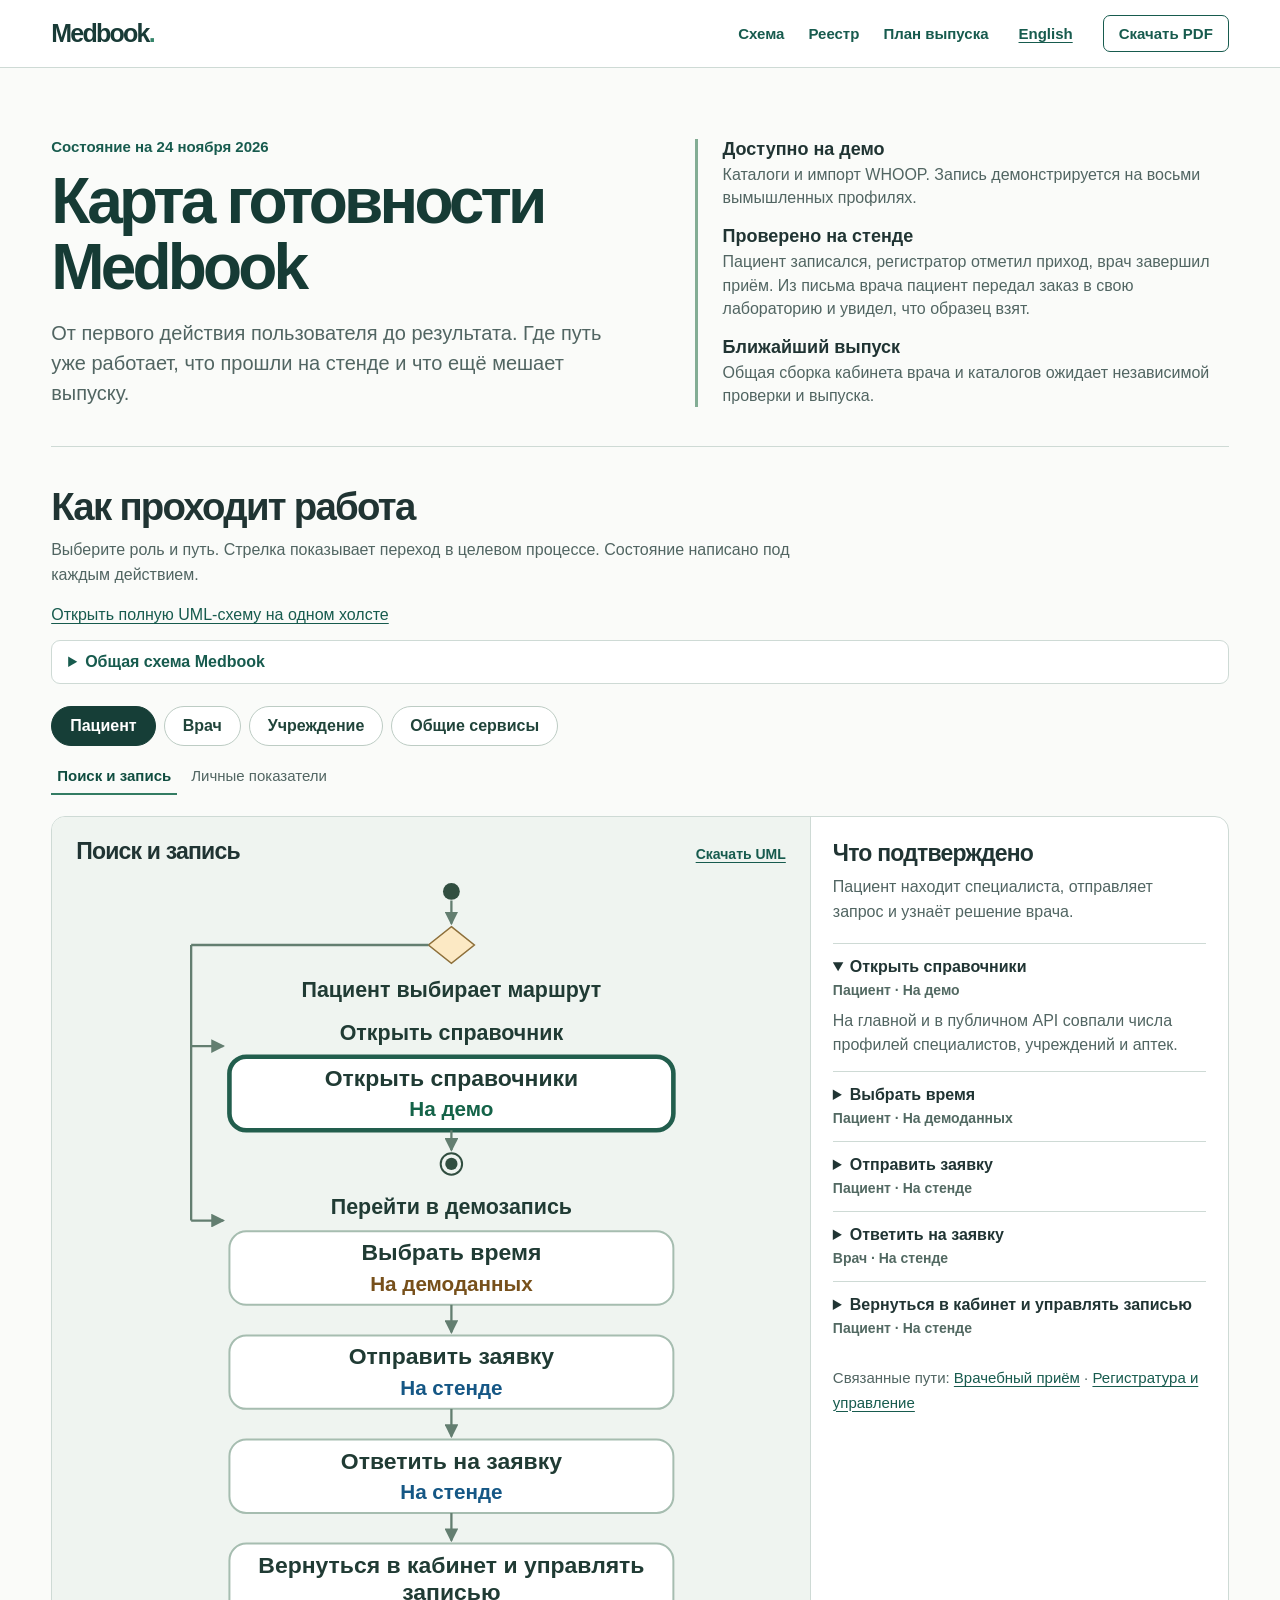
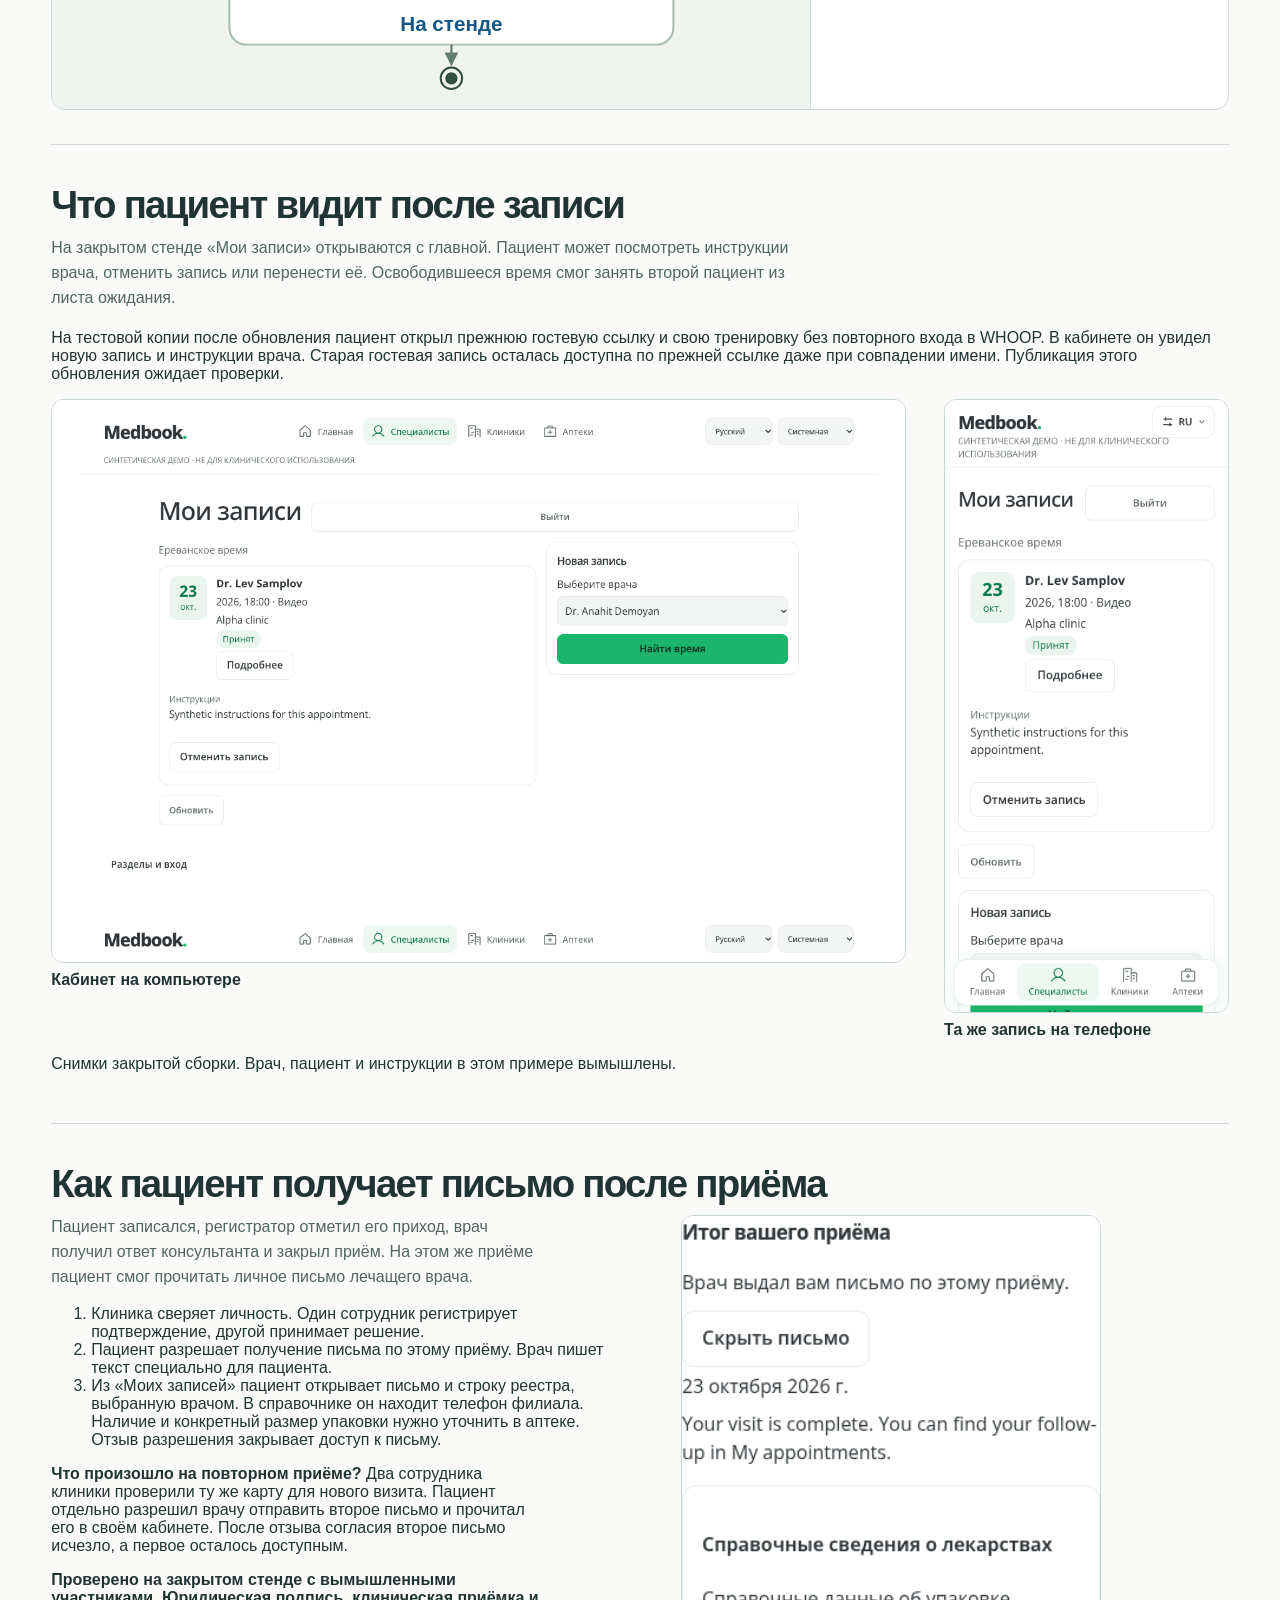
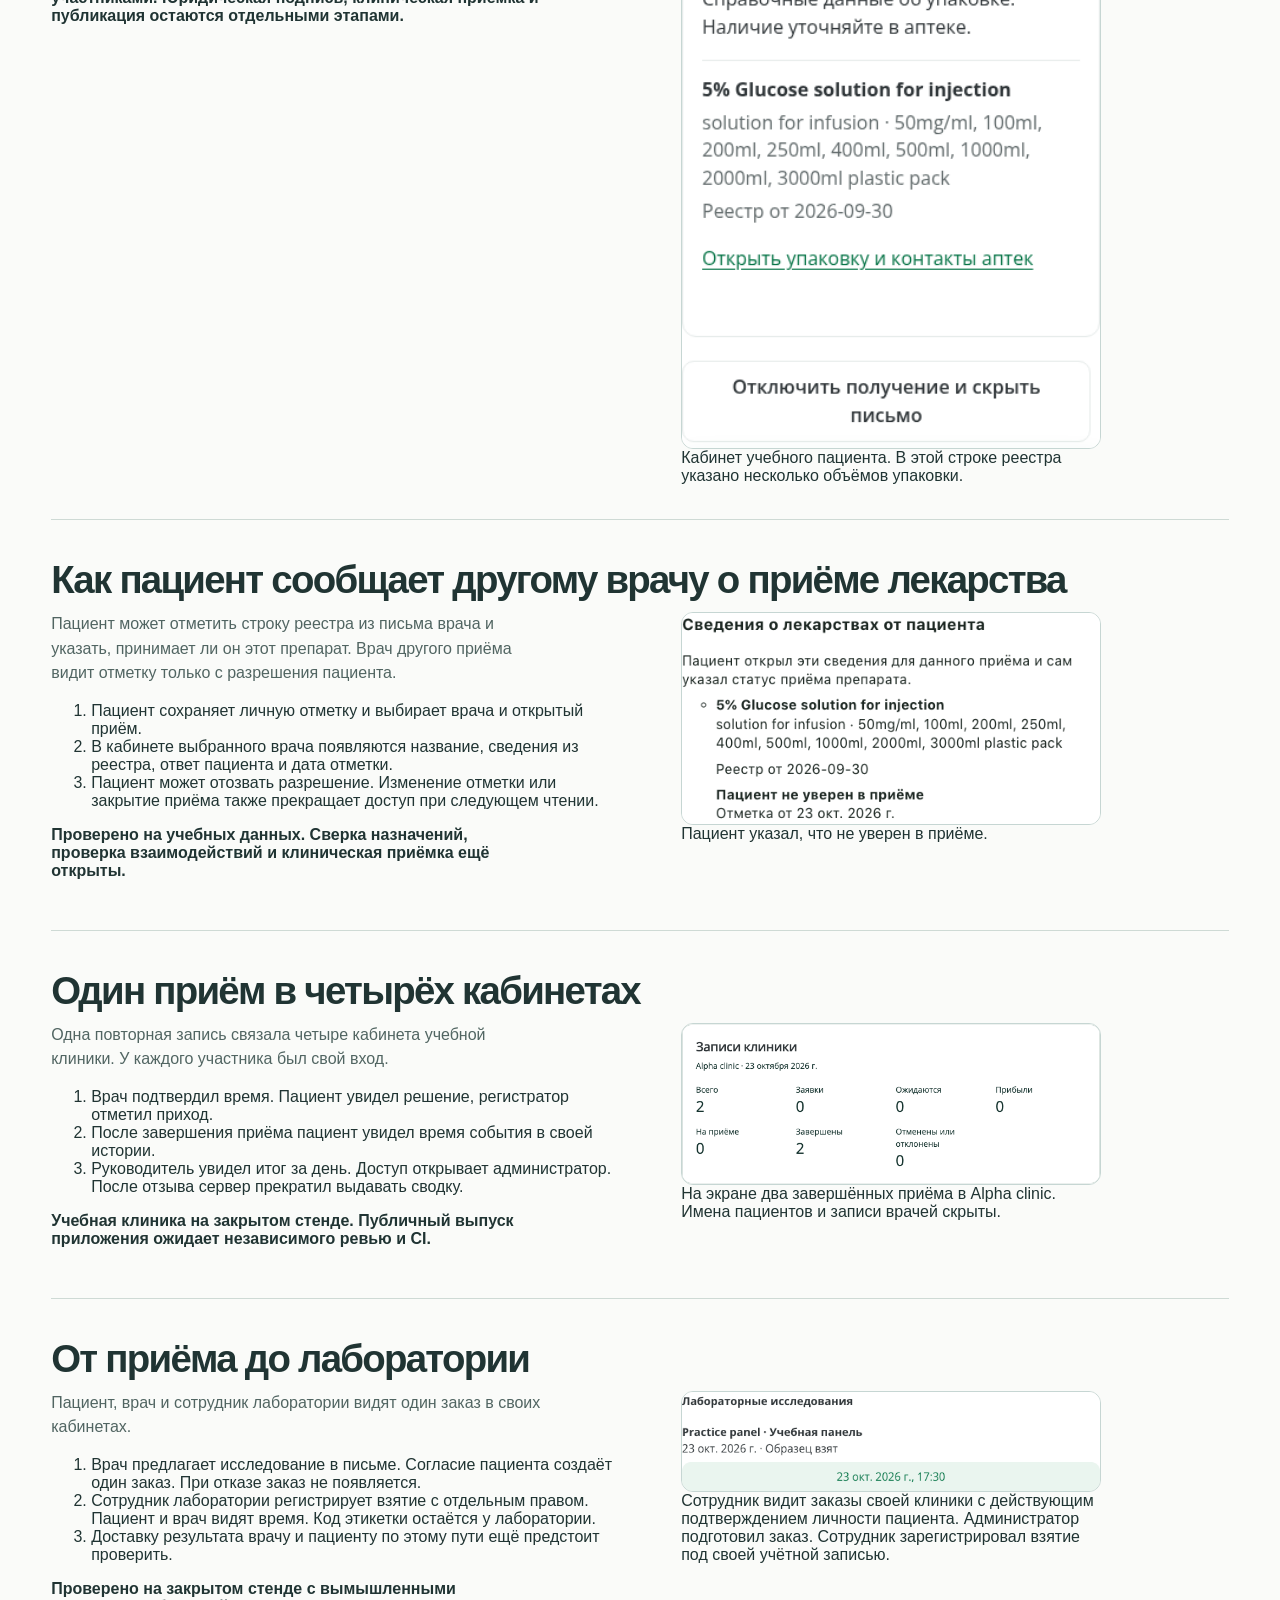
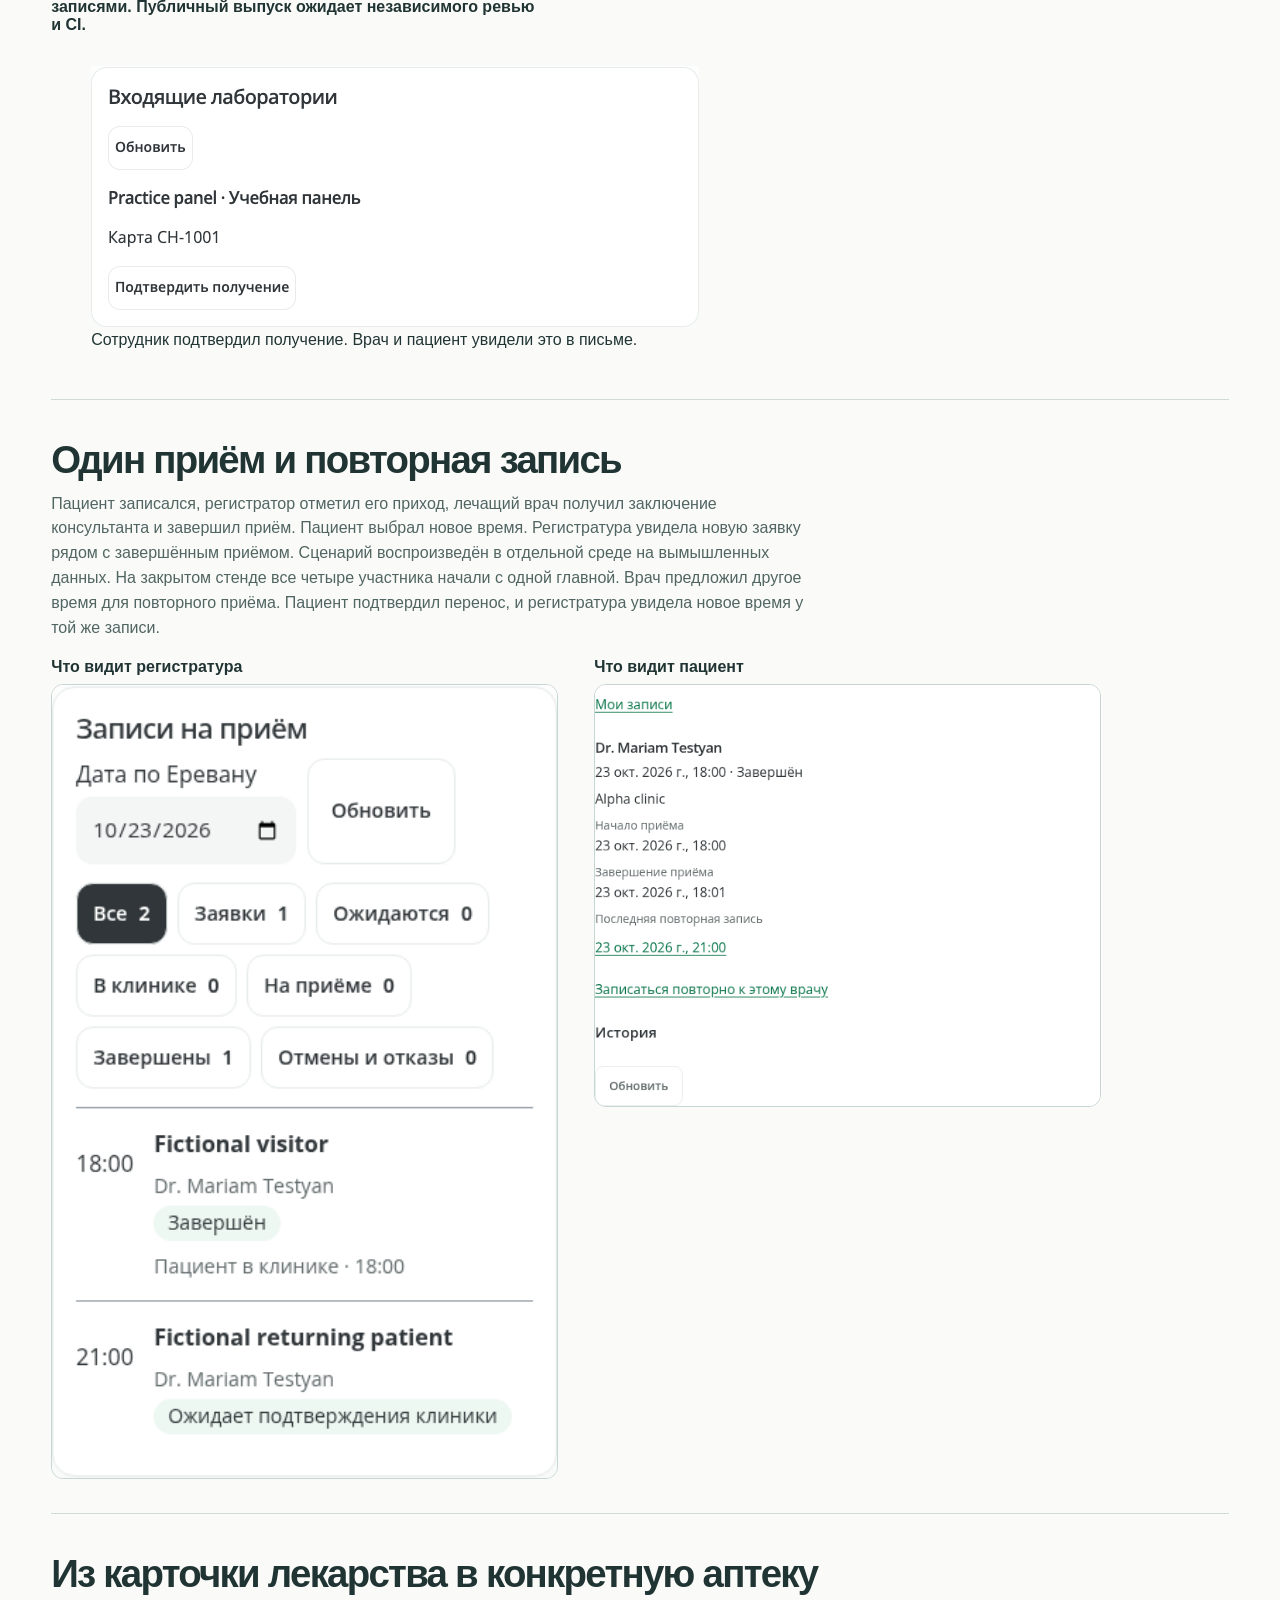
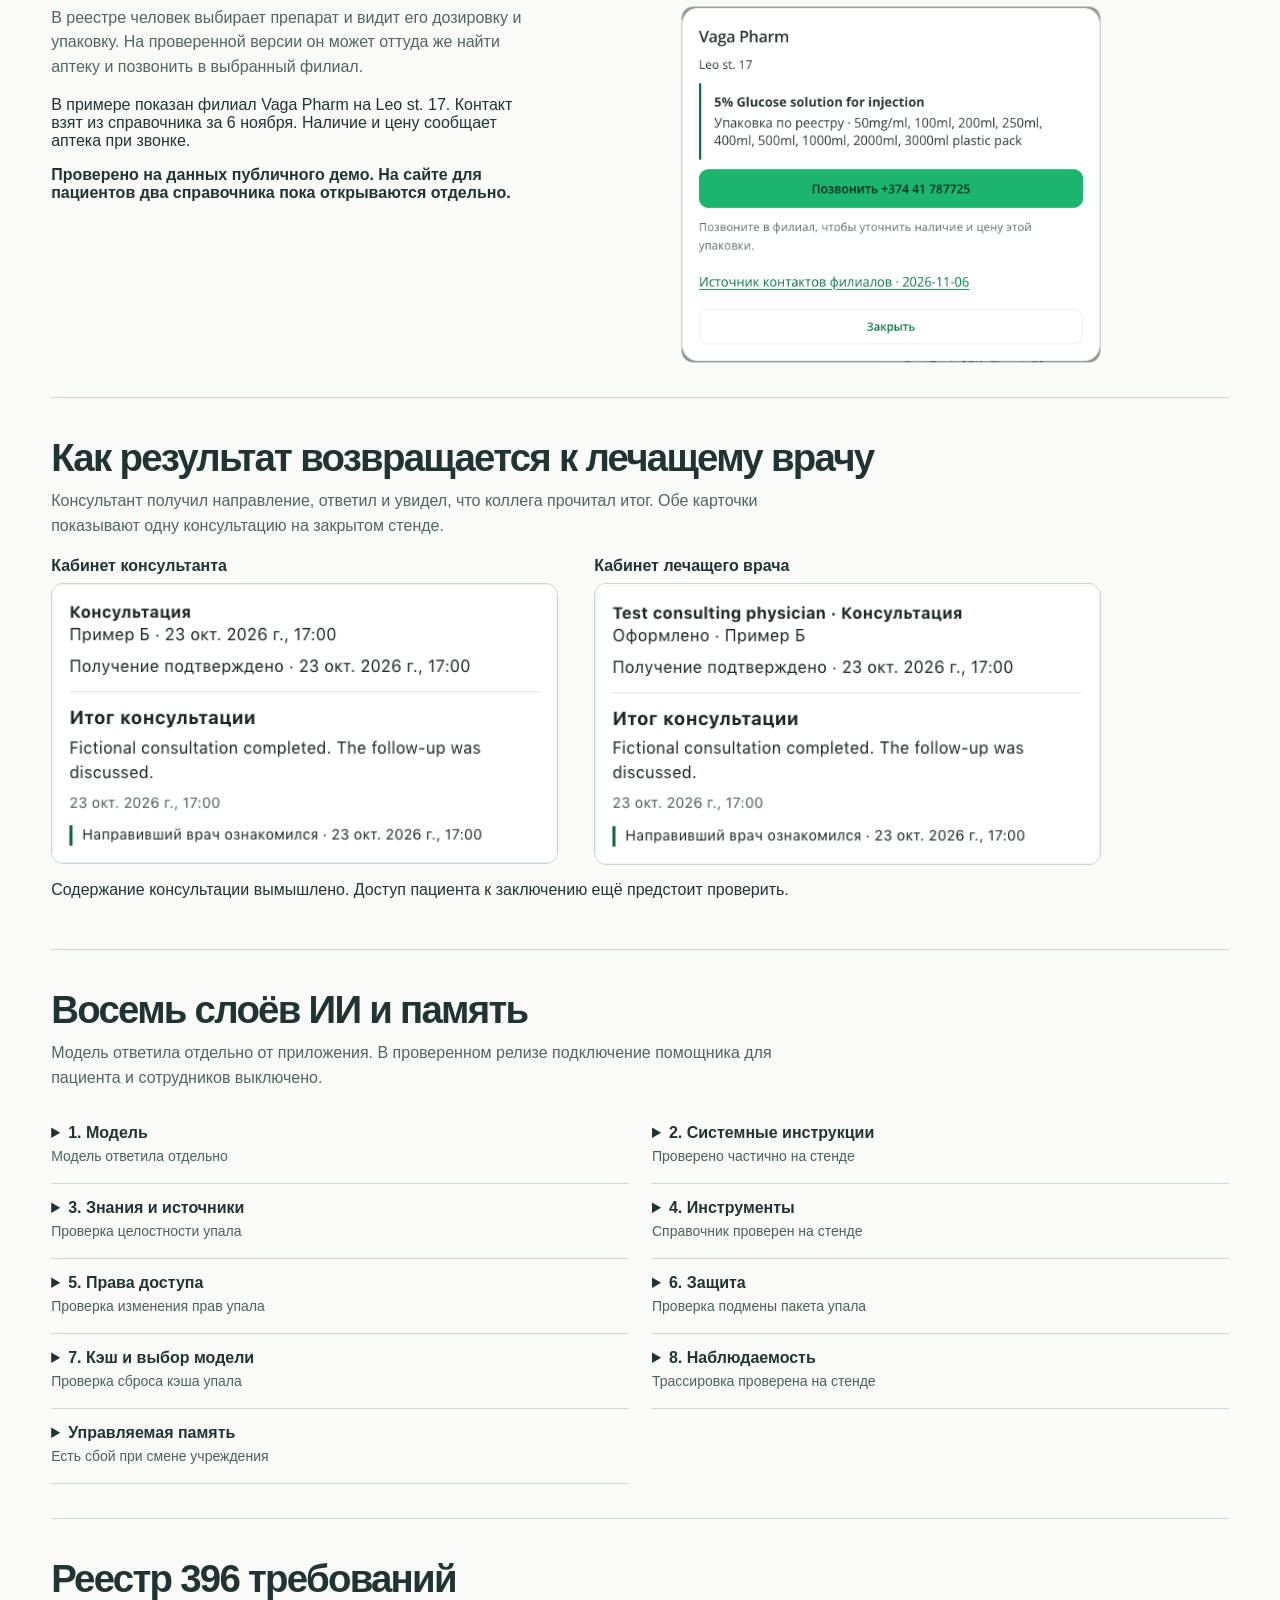
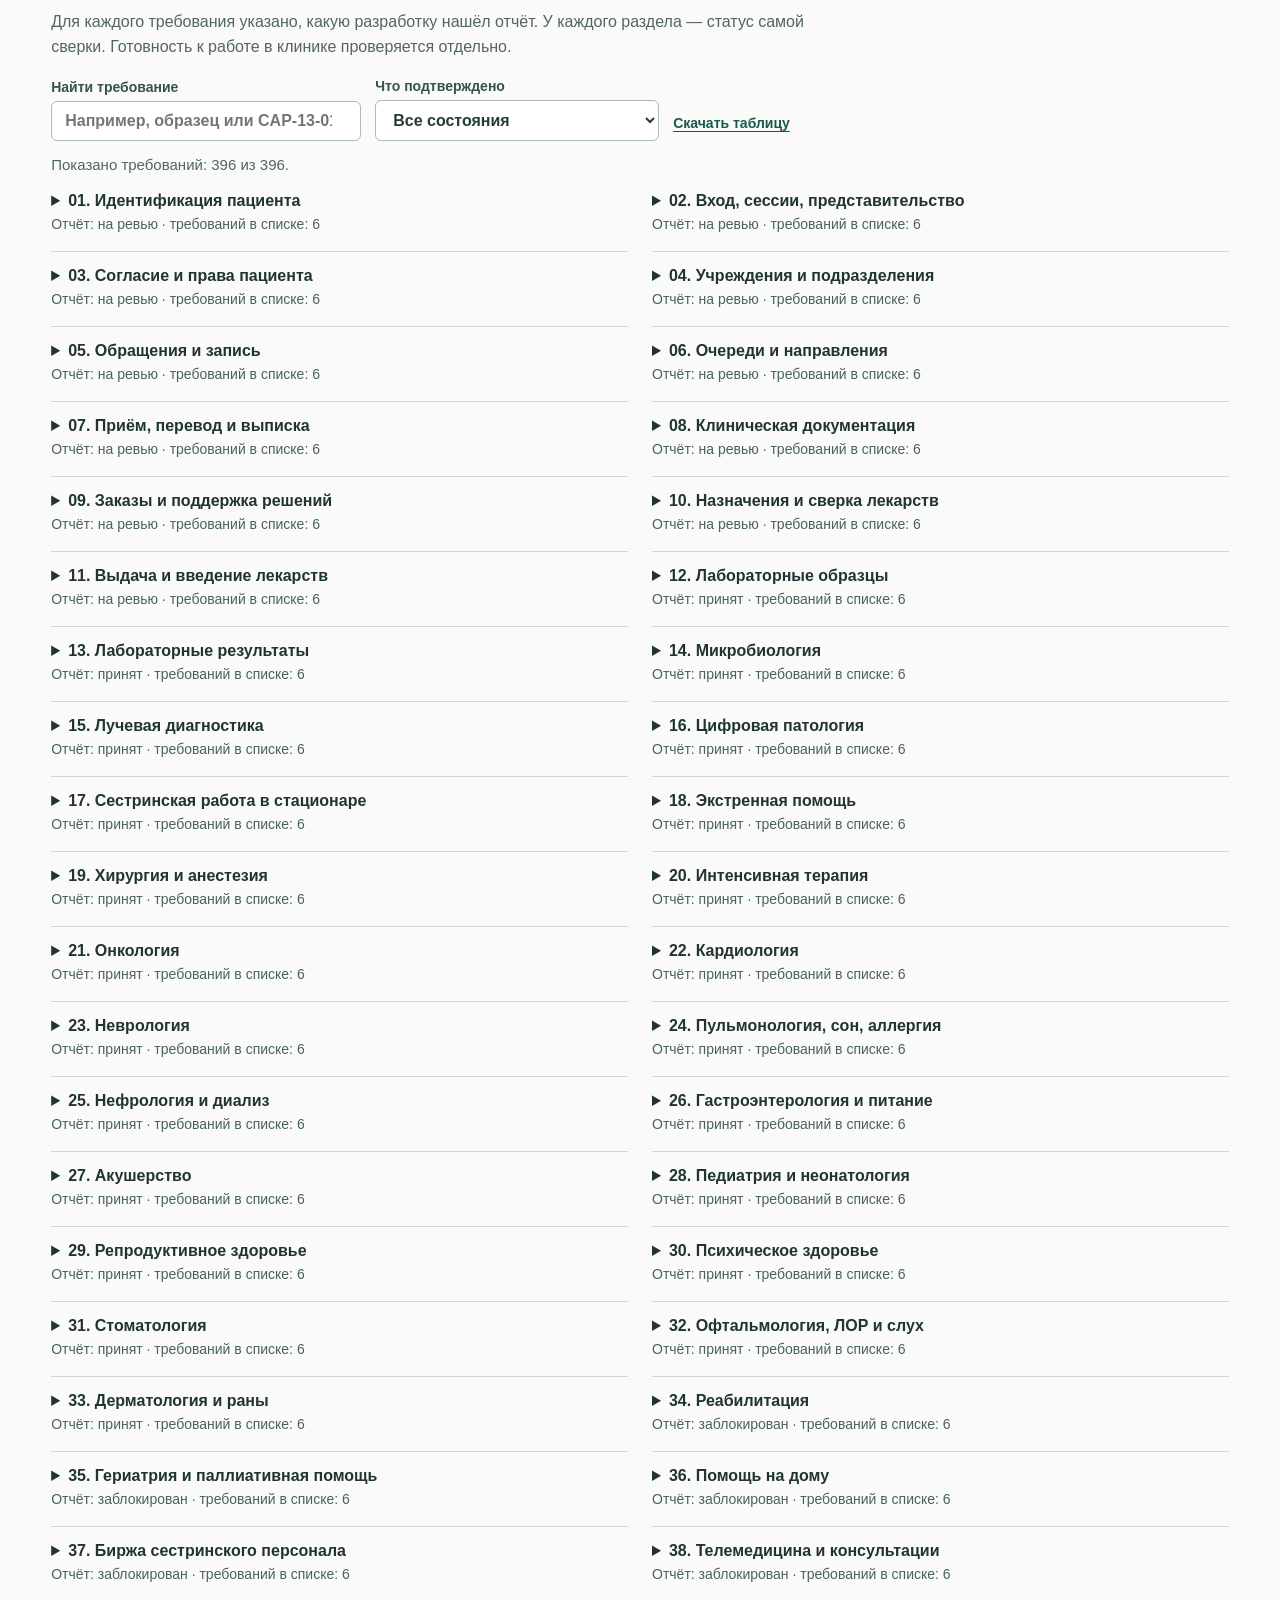
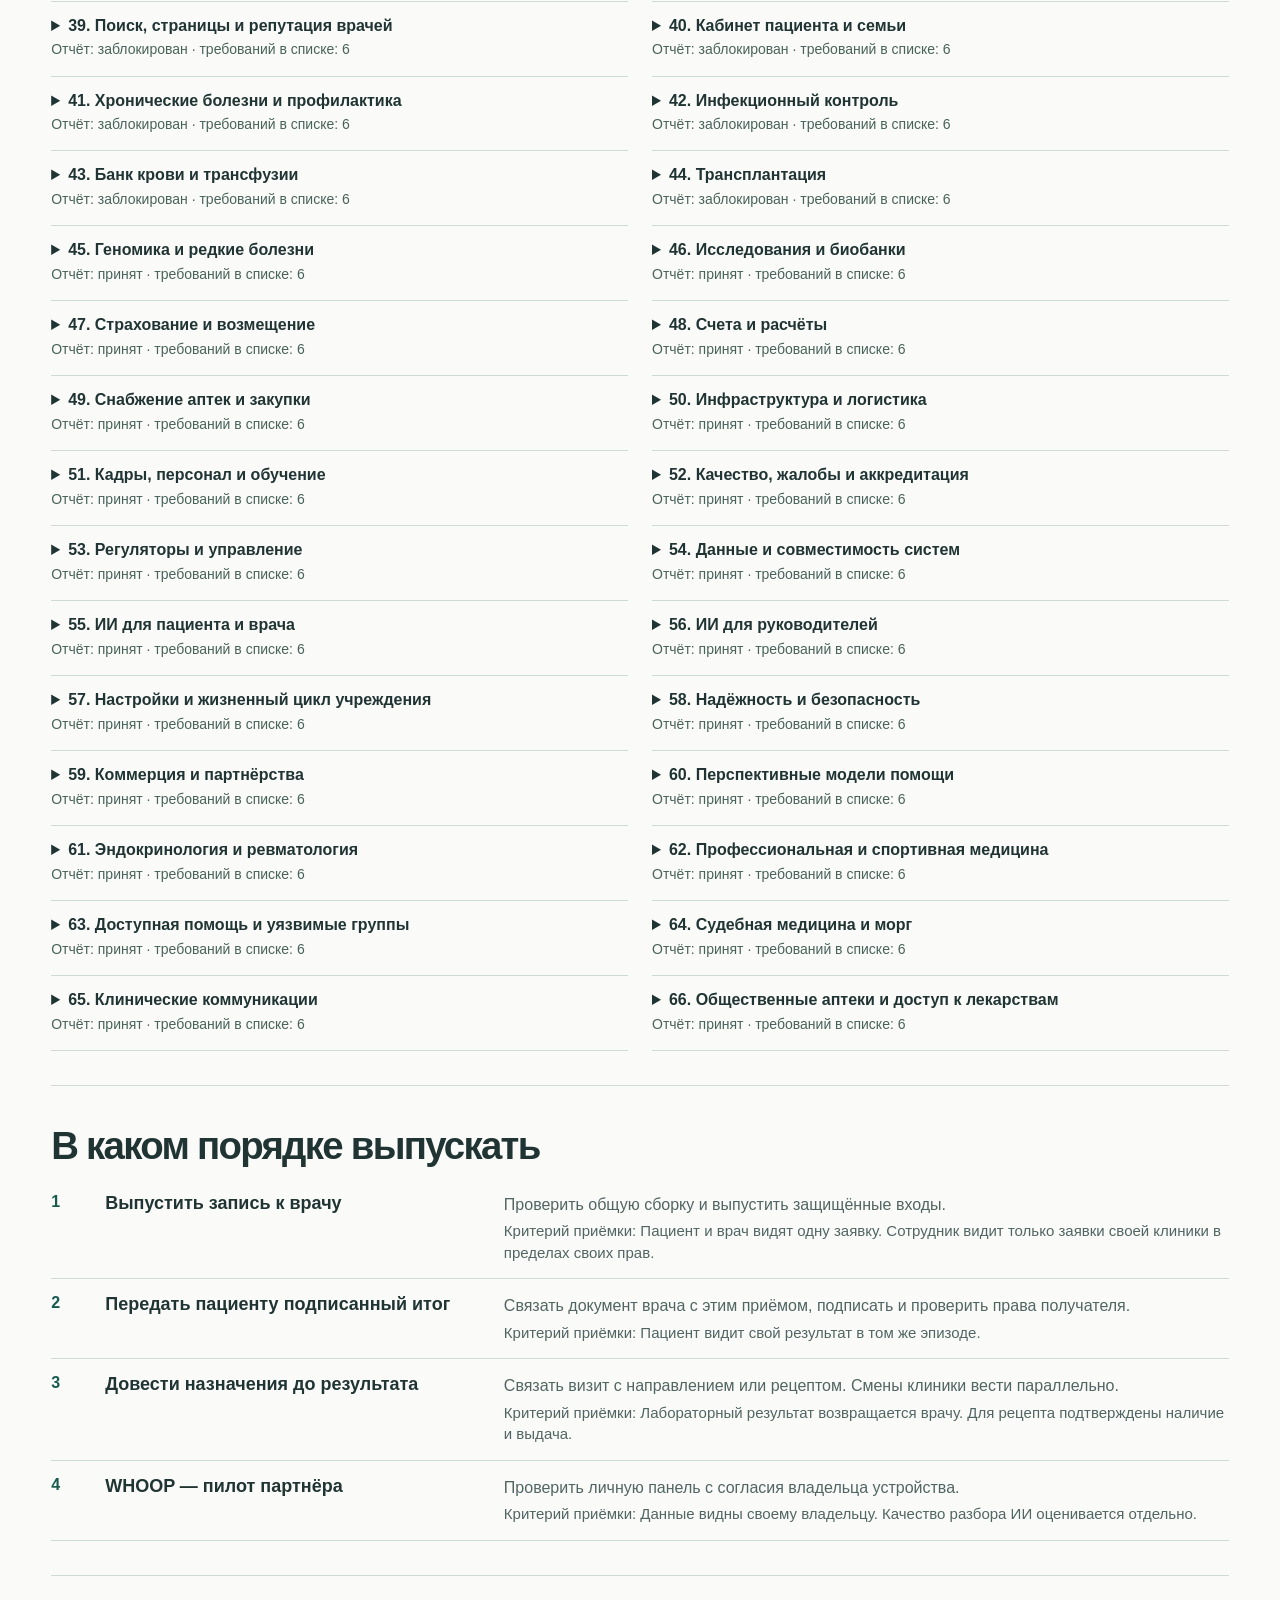
<file: index.html>
<!doctype html><html lang="ru"><head><meta charset="utf-8"><meta name="viewport" content="width=device-width,initial-scale=1"><meta name="robots" content="noindex,nofollow"><meta name="theme-color" content="#123c39"><title>Medbook · Карта готовности</title><link rel="stylesheet" href="style.css"><link rel="stylesheet" href="language.css"><script defer src="app.js"></script></head>
<body><a class="skip" href="#main">К содержанию</a>
<header><div class="headwrap"><a class="wordmark" href="#overview">Medbook<span>.</span></a><nav aria-label="Разделы страницы"><a href="#overview">Схема</a><a href="#register">Реестр</a><a href="#next">План выпуска</a></nav><a class="language" href="en.html" id="language-switch" data-page="en.html" lang="en" hreflang="en" aria-label="English">English</a><a class="download" href="medbook-readiness.pdf" download>Скачать PDF</a></div></header>
<main id="main"><section class="intro"><div class="introin"><p class="date">Состояние на 24 ноября 2026</p><h1>Карта готовности<br>Medbook</h1><p class="lead">От первого действия пользователя до результата. Где путь уже работает, что прошли на стенде и что ещё мешает выпуску.</p></div><div class="snapshot"><div><strong>Доступно на демо</strong><span>Каталоги и импорт WHOOP. Запись демонстрируется на восьми вымышленных профилях.</span></div><div><strong>Проверено на стенде</strong><span>Пациент записался, регистратор отметил приход, врач завершил приём. Из письма врача пациент передал заказ в свою лабораторию и увидел, что образец взят.</span></div><div><strong>Ближайший выпуск</strong><span>Общая сборка кабинета врача и каталогов ожидает независимой проверки и выпуска.</span></div></div></section>
<section id="overview" class="segment"><h2>Как проходит работа</h2><p class="deck">Выберите роль и путь. Стрелка показывает переход в целевом процессе. Состояние написано под каждым действием.</p><p class="fulllink"><a href="uml.html">Открыть полную UML-схему на одном холсте</a></p><details id="whole"><summary>Общая схема Medbook</summary><div id="all-map"></div><a class="smalllink" href="medbook-full.puml" download>Скачать всю схему PlantUML</a></details><div id="role-tabs" class="tabs" aria-label="Роли"></div><div id="path-tabs" class="paths" aria-label="Пути выбранной роли"></div>
<div class="flowarea"><div class="drawing"><div class="drawinghead"><h3 id="journey-name"></h3><a id="puml" class="smalllink" download>Скачать UML</a></div><div id="graph"></div></div>
<aside class="detail" aria-labelledby="proof-title"><h3 id="proof-title">Что подтверждено</h3><p id="journey-goal"></p><div id="steps"></div></aside></div></section>
<section class="segment account-proof" id="my-appointments"><h2>Что пациент видит после записи</h2><p class="deck">На закрытом стенде «Мои записи» открываются с главной. Пациент может посмотреть инструкции врача, отменить запись или перенести её. Освободившееся время смог занять второй пациент из листа ожидания.</p><p>На тестовой копии после обновления пациент открыл прежнюю гостевую ссылку и свою тренировку без повторного входа в WHOOP. В кабинете он увидел новую запись и инструкции врача. Старая гостевая запись осталась доступна по прежней ссылке даже при совпадении имени. Публикация этого обновления ожидает проверки.</p><div class="account-screens"><figure><a href="booking-account-ru-desktop.png"><img loading="lazy" width="1365" height="900" src="booking-account-ru-desktop.png" alt="Кабинет на компьютере"></a><figcaption>Кабинет на компьютере</figcaption></figure><figure><a href="booking-account-ru-mobile.png"><img loading="lazy" width="390" height="844" src="booking-account-ru-mobile.png" alt="Та же запись на телефоне"></a><figcaption>Та же запись на телефоне</figcaption></figure></div><p>Снимки закрытой сборки. Врач, пациент и инструкции в этом примере вымышлены.</p></section>
<section class="segment" id="visit-letter"><h2>Как пациент получает письмо после приёма</h2><div class="pharmacy-enquiry"><div><p class="deck">Пациент записался, регистратор отметил его приход, врач получил ответ консультанта и закрыл приём. На этом же приёме пациент смог прочитать личное письмо лечащего врача.</p><ol><li>Клиника сверяет личность. Один сотрудник регистрирует подтверждение, другой принимает решение.</li><li>Пациент разрешает получение письма по этому приёму. Врач пишет текст специально для пациента.</li><li>Из «Моих записей» пациент открывает письмо и строку реестра, выбранную врачом. В справочнике он находит телефон филиала. Наличие и конкретный размер упаковки нужно уточнить в аптеке. Отзыв разрешения закрывает доступ к письму.</li></ol><p><strong>Что произошло на повторном приёме?</strong> Два сотрудника клиники проверили ту же карту для нового визита. Пациент отдельно разрешил врачу отправить второе письмо и прочитал его в своём кабинете. После отзыва согласия второе письмо исчезло, а первое осталось доступным.</p><p><strong>Проверено на закрытом стенде с вымышленными участниками. Юридическая подпись, клиническая приёмка и публикация остаются отдельными этапами.</strong></p></div><figure><img src="letter-patient-ru.png" loading="lazy" alt="Открытое письмо в кабинете тестового пациента"><figcaption>Кабинет учебного пациента. В этой строке реестра указано несколько объёмов упаковки.</figcaption></figure></div></section>
<section class="segment" id="medicine-sharing"><h2>Как пациент сообщает другому врачу о приёме лекарства</h2><div class="pharmacy-enquiry"><div><p class="deck">Пациент может отметить строку реестра из письма врача и указать, принимает ли он этот препарат. Врач другого приёма видит отметку только с разрешения пациента.</p><ol><li>Пациент сохраняет личную отметку и выбирает врача и открытый приём.</li><li>В кабинете выбранного врача появляются название, сведения из реестра, ответ пациента и дата отметки.</li><li>Пациент может отозвать разрешение. Изменение отметки или закрытие приёма также прекращает доступ при следующем чтении.</li></ol><p><strong>Проверено на учебных данных. Сверка назначений, проверка взаимодействий и клиническая приёмка ещё открыты.</strong></p></div><figure><img src="handoff-doctor-ru.png" loading="lazy" alt="Что видит второй врач"><figcaption>Пациент указал, что не уверен в приёме.</figcaption></figure></div></section>
<section class="segment" id="clinic-day"><h2>Один приём в четырёх кабинетах</h2><div class="pharmacy-enquiry"><div><p class="deck">Одна повторная запись связала четыре кабинета учебной клиники. У каждого участника был свой вход.</p><ol><li>Врач подтвердил время. Пациент увидел решение, регистратор отметил приход.</li><li>После завершения приёма пациент увидел время события в своей истории.</li><li>Руководитель увидел итог за день. Доступ открывает администратор. После отзыва сервер прекратил выдавать сводку.</li></ol><p><strong>Учебная клиника на закрытом стенде. Публичный выпуск приложения ожидает независимого ревью и CI.</strong></p></div><figure><img src="manager-ru.png" loading="lazy" alt="Сводка руководителя клиники"><figcaption>На экране два завершённых приёма в Alpha clinic. Имена пациентов и записи врачей скрыты.</figcaption></figure></div></section>
<section class="segment" id="lab-visit"><h2>От приёма до лаборатории</h2><div class="pharmacy-enquiry"><div><p class="deck">Пациент, врач и сотрудник лаборатории видят один заказ в своих кабинетах.</p><ol><li>Врач предлагает исследование в письме. Согласие пациента создаёт один заказ. При отказе заказ не появляется.</li><li>Сотрудник лаборатории регистрирует взятие с отдельным правом. Пациент и врач видят время. Код этикетки остаётся у лаборатории.</li><li>Доставку результата врачу и пациенту по этому пути ещё предстоит проверить.</li></ol><p><strong>Проверено на закрытом стенде с вымышленными записями. Публичный выпуск ожидает независимого ревью и CI.</strong></p></div><figure><img src="lab-patient-ru.png" loading="lazy" alt="Что видит пациент"><figcaption>Сотрудник видит заказы своей клиники с действующим подтверждением личности пациента. Администратор подготовил заказ. Сотрудник зарегистрировал взятие под своей учётной записью.</figcaption></figure></div><figure><img src="lab-employee-ru.png" loading="lazy" width="608" style="max-width:100%;height:auto" alt="Входящие сотрудника своей лаборатории"><figcaption>Сотрудник подтвердил получение. Врач и пациент увидели это в письме.</figcaption></figure></section>
<section class="segment" id="return-visit"><h2>Один приём и повторная запись</h2><p class="deck">Пациент записался, регистратор отметил его приход, лечащий врач получил заключение консультанта и завершил приём. Пациент выбрал новое время. Регистратура увидела новую заявку рядом с завершённым приёмом. Сценарий воспроизведён в отдельной среде на вымышленных данных. На закрытом стенде все четыре участника начали с одной главной. Врач предложил другое время для повторного приёма. Пациент подтвердил перенос, и регистратура увидела новое время у той же записи.</p><div class="consult-screens"><figure><figcaption>Что видит регистратура</figcaption><picture><source media="(max-width: 640px)" srcset="return-desk-ru-mobile.png"><img loading="lazy" src="return-desk-ru-desktop.png" alt="Регистратура одной клиники на тестовых записях"></picture></figure><figure><figcaption>Что видит пациент</figcaption><picture><source media="(max-width: 640px)" srcset="return-patient-ru-mobile.png"><img loading="lazy" src="return-patient-ru-desktop.png" alt="Завершённый приём в кабинете тестового пациента"></picture></figure></div></section>
<section class="segment" id="pharmacy-enquiry"><h2>Из карточки лекарства в конкретную аптеку</h2><div class="pharmacy-enquiry"><div><p class="deck">В реестре человек выбирает препарат и видит его дозировку и упаковку. На проверенной версии он может оттуда же найти аптеку и позвонить в выбранный филиал.</p><p>В примере показан филиал Vaga Pharm на Leo st. 17. Контакт взят из справочника за 6 ноября. Наличие и цену сообщает аптека при звонке.</p><p><strong>Проверено на данных публичного демо. На сайте для пациентов два справочника пока открываются отдельно.</strong></p></div><figure><picture><source media="(max-width: 640px)" srcset="pharmacy-ru-mobile.png"><img loading="lazy" src="pharmacy-ru-desktop.png" alt="Телефон филиала и упаковка из реестра"></picture></figure></div></section>
<section class="segment" id="consultation"><h2>Как результат возвращается к лечащему врачу</h2><p class="deck">Консультант получил направление, ответил и увидел, что коллега прочитал итог. Обе карточки показывают одну консультацию на закрытом стенде.</p><div class="consult-screens"><figure><figcaption>Кабинет консультанта</figcaption><picture><source media="(max-width: 640px)" srcset="consult-receiver-ru-mobile.png"><img loading="lazy" src="consult-receiver-ru-desktop.png" alt="Кабинет консультанта"></picture></figure><figure><figcaption>Кабинет лечащего врача</figcaption><picture><source media="(max-width: 640px)" srcset="consult-sender-ru-mobile.png"><img loading="lazy" src="consult-sender-ru-desktop.png" alt="Кабинет лечащего врача"></picture></figure></div><p>Содержание консультации вымышлено. Доступ пациента к заключению ещё предстоит проверить.</p></section>

<section id="layers" class="segment"><h2>Восемь слоёв ИИ и память</h2><p class="deck">Модель ответила отдельно от приложения. В проверенном релизе подключение помощника для пациента и сотрудников выключено.</p><div id="ai-list" class="detailsgrid"></div></section>
<section id="register" class="segment"><h2>Реестр 396 требований</h2><p class="deck">Для каждого требования указано, какую разработку нашёл отчёт. У каждого раздела — статус самой сверки. Готовность к работе в клинике проверяется отдельно.</p>
<div class="search"><label>Найти требование<input id="q" type="search" placeholder="Например, образец или CAP-13-01"></label><label>Что подтверждено<select id="stage"><option value="">Все состояния</option></select></label><a class="smalllink" href="requirements.csv" download>Скачать таблицу</a></div><p id="count" role="status"></p><div id="groups" class="detailsgrid"></div></section>
<section id="next" class="segment"><h2>В каком порядке выпускать</h2><div id="road"></div></section>
<section class="segment sources"><h2>Основания и дата</h2><p>Публичные экраны, серверные агрегаты и версия демо сверены 23 ноября. Путь от главной страницы до завершения приёма проверен 24 ноября в 00:28 по Еревану на закрытом HTTPS-стенде с вымышленными пациентами. В 00:53 врач подтвердил свою запись по тому же приёму. Выдача заключения пациенту остаётся открытой. В 01:47 по Еревану два пациента прошли сценарий переноса и листа ожидания. Для выпуска общей сборки ещё нужны независимое ревью и штатная проверка CI. В реестре использованы шесть отчётов по исходным требованиям. Четыре приняты, один на ревью, один заблокирован. Карта отражает этот срез.</p><a href="medbook-readiness.pdf">Открыть полную презентацию</a></section>
</main><footer>Medbook · Готовность продукта · 24 ноября 2026</footer>
<script type="application/json" id="dataset">{"flows":[{"key":"care","name":"Поиск и запись","goal":"Пациент находит специалиста, отправляет запрос и узнаёт решение врача.","steps":[{"role":"Пациент","label":"Открыть справочники","state":"live","proof":"На главной и в публичном API совпали числа профилей специалистов, учреждений и аптек."},{"role":"Пациент","label":"Выбрать время","state":"demo","proof":"Восемь вымышленных профилей позволяют выбрать слот с телефона и компьютера. Реальное расписание специалистов из справочника не подключено."},{"role":"Пациент","label":"Отправить заявку","state":"stand","proof":"Регистратор выбранной клиники получил одну заявку. Когда ответ сервера потерялся, пациент нашёл её в своём кабинете с первой отправки."},{"role":"Врач","label":"Ответить на заявку","state":"stand","proof":"Врач предложил свободное время. Пациент принял его в кабинете, и регистратура увидела новое время у той же записи."},{"role":"Пациент","label":"Вернуться в кабинет и управлять записью","state":"stand","proof":"Пациент записался повторно к тому же врачу из завершённого визита. В кабинете сохранились обе записи. Новая заявка дошла до врача и регистратуры."}],"spec":["IF","Пациент выбирает маршрут","Открыть справочник",[0],"Перейти в демозапись",[1,2,3,4]]},{"key":"visit","name":"Врачебный приём","goal":"От принятой заявки до итоговой записи, которую пациент может открыть.","steps":[{"role":"Врач, пациент и регистратор","label":"Провести зарегистрированный приём","state":"stand","proof":"На одной записи пациент прошёл регистрацию, врач открыл приём и получил ответ консультанта. После закрытия пациент и регистратор увидели завершение."},{"role":"Врач","label":"Изменить часы приёма","state":"stand","proof":"Пациент и регистратура увидели, что время закрыто. В другой клинике запись продолжалась."},{"role":"Два врача","label":"Обменяться итогом консультации","state":"stand","proof":"Консультант передал итог. Лечащий врач прочитал его в исходном приёме и подтвердил просмотр. Консультант увидел отметку."},{"role":"Врач и пациент","label":"Провести видеоприём","state":"part","proof":"Есть страницы обоих участников и сервер визита. На основном демо проверенные адреса закрыты. Звонок двух участников там не подтверждён."},{"role":"Пациент","label":"Прочитать письмо врача","state":"stand","proof":"Пациент прочитал письма по двум приёмам. После отзыва согласия на второе письмо первое осталось доступным."}],"spec":["MID",[0],"Цель работы","Расписание",[1],"Приём",[2,4],"Видеоконсультация",[3]]},{"key":"whoop","name":"Личные данные WHOOP","goal":"От согласия владельца устройства до его личных измерений и разбора.","steps":[{"role":"Пациент","label":"Подключить свой аккаунт WHOOP","state":"live","proof":"На сервере зафиксировано одно активное подключение. Личность владельца по этим данным определить нельзя."},{"role":"Сервер","label":"Сохранить измерения","state":"live","proof":"Записаны 22 события сна, 16 восстановления и 20 циклов. Завершены восемь синхронизаций. Последняя — 22 ноября в 16:53 по Еревану."},{"role":"Пациент","label":"Открыть только свои данные","state":"stand","proof":"На стенде два тестовых пациента были изолированы. На демо запрос без входа отклонён. Как выглядит полная панель у двух реальных пользователей, ещё не проверено."},{"role":"ИИ","label":"Объяснить динамику","state":"off","proof":"На действующем демо для WHOOP отсутствует подключение модели, в журнале запросов ИИ — ноль записей."}],"spec":["SEQ",[0,1,2,3]]},{"key":"staff","name":"Клиника и смены","goal":"Как два сотрудника видят решение руководителя и проверяют своё расписание.","steps":[{"role":"Сотрудник","label":"Принять приглашение","state":"stand","proof":"На закрытом стенде приглашение привело к действующей сессии сотрудника."},{"role":"Сотрудник","label":"Посмотреть свою смену","state":"stand","proof":"Сотрудник увидел свою смену. Его сессия не открывала врачебный кабинет."},{"role":"Два сотрудника","label":"Запросить и принять обмен","state":"stand","proof":"Обмен создан и принят в двух отдельных сессиях сотрудников."},{"role":"Руководитель","label":"Одобрить заявку","state":"stand","proof":"Оба сотрудника увидели решение руководителя. При потере ответа кабинет отличил собственное решение от решения второго руководителя."},{"role":"Учреждение и сотрудники","label":"Сверить смену с опубликованным графиком","state":"stand","proof":"Оба сотрудника увидели номер версии, назначенного коллегу и отзыв графика. Публикацию выполнил модуль планирования на стенде. Публичный кабинет руководителя закрыт."}],"spec":["SEQ",[0,1,2,3,4]]},{"key":"medication","name":"Назначения и аптеки","goal":"От реестра препаратов до безопасного назначения, реального наличия и выдачи.","steps":[{"role":"Пациент","label":"Найти препарат и филиал","state":"live","proof":"Доступны датированный реестр лекарств и справочник аптек. Есть источник, сведения об упаковке и дозировке при наличии в реестре."},{"role":"Врач","label":"Сверить назначения разных врачей","state":"part","proof":"Есть код сверки, авторизации рецепта и проверки взаимодействий. У последних двух есть независимое ревью. Полный маршрут по общей карте не принят."},{"role":"Врач","label":"Оценить конфликт или замену","state":"gap","proof":"Нужны единый список с авторством, проверенные правила и решение врача, видимое пациенту. Клиническая приёмка остаётся открытой."},{"role":"Аптека","label":"Подтвердить остаток и цену","state":"gap","proof":"На стенде пациент нашёл телефон филиала прямо из карточки препарата. Остатки и цену для этой упаковки аптека подтверждает по телефону."},{"role":"Фармацевт","label":"Отпустить препарат по назначению","state":"gap","proof":"Есть части для запасов и выдачи. Полный отпуск конкретного рецепта и обновление статуса пациента на демо не проверены."}],"spec":["SEQ",[0,1,2,3,4]]},{"key":"lab","name":"Лаборатория","goal":"От направления на анализ до получения результата лечащим врачом.","steps":[{"role":"Врач и пациент","label":"Назначить исследование","state":"stand","proof":"В учебной клинике врач предложил исследование. После согласия пациента появился один заказ. При отказе заказ не создавался."},{"role":"Сотрудник лаборатории","label":"Принять заказ своей клиники","state":"stand","proof":"Клиника выдала отдельный доступ. При изменении требований к подтверждению личности заказ исчез из входящих. После получения врач и пациент увидели подтверждение."},{"role":"Сотрудник лаборатории","label":"Зарегистрировать образец","state":"stand","proof":"Сотрудник лаборатории регистрирует взятие с отдельным правом. Пациент и врач видят время. Код этикетки остаётся у лаборатории."},{"role":"Лаборант","label":"Проверить рабочий список и результат","state":"part","proof":"Файлы рабочего списка и валидации полностью совпали с принятыми исходниками. У компонентов есть тесты. Публичный вход лаборатории вернул 404."},{"role":"Врач","label":"Получить выпущенное заключение","state":"gap","proof":"Прогон от образца до выдачи результата нужному врачу в опубликованном кабинете не найден."}],"spec":["SEQ",[0,1,2,3,4]]},{"key":"clinic","name":"Регистратура и управление","goal":"От освобождения слота до работы с кадровыми, закупочными и финансовыми операциями.","steps":[{"role":"Регистратура","label":"Отметить прибытие пациента","state":"stand","proof":"Регистратор отметил прибытие на очный приём. Пациент и врач увидели отметку. Другая клиника не получила эту запись."},{"role":"Руководитель","label":"Вести персонал и заявки на услуги","state":"stand","proof":"Руководитель видит загрузку своей клиники рядом со сменами. После завершения приёма сводка совпала с регистратурой. Проверен отзыв доступа."},{"role":"Закупщик","label":"Проверить закупку и комиссию","state":"stand","proof":"На отдельном стенде проверены доступ к закупке, раскрытие комиссии и отказ пользователю другого учреждения."},{"role":"Склад и бухгалтерия","label":"Сверить поставку, оплату и остаток","state":"part","proof":"В релизе есть приём партий, движение, отзыв запасов, прогноз, цены и учёт. Подтверждения полной поставки и реального платежа нет."}],"spec":["MULTI","Операция учреждения",[["Регистратура",[0]],["Кадры",[1]],["Снабжение и расчёты",[2,3]]]]},{"key":"ai","name":"Помощник Medbook","goal":"От разрешённого вопроса до ответа модели с источниками и контролем доступа.","steps":[{"role":"Пользователь","label":"Задать вопрос под своей ролью","state":"stand","proof":"Механизм ролевых инструкций и сессий проверялся на стенде приложения. Публичный вход в общий помощник при сверке вернул 404."},{"role":"Шлюз ИИ","label":"Подобрать источники и инструменты","state":"stand","proof":"Шлюз указал источник ответа, использовал сохранённую версию документа и отклонил изменённый источник."},{"role":"Шлюз ИИ","label":"Проверить права, память и кэш","state":"stand","proof":"На закрытом стенде повторно проверены смена прав и учреждения, сброс кэша и изоляция сохранённых предпочтений."},{"role":"Модель","label":"Ответить в приложении","state":"off","proof":"Отдельный сервис модели дал короткий ответ. Привязки модели к пациентскому и служебному интерфейсам в проверенном релизе выключены."},{"role":"Команда","label":"Принять качество по ролям","state":"gap","proof":"Шлюз прошёл две серии проверок на одной сборке: 112 из 112 и 155 из 155. Качество ответов живой модели для каждой роли ещё предстоит принять."}],"spec":["SEQ",[0,1,2,3,4]]},{"key":"release","name":"Сборка и выпуск","goal":"Как проверенный пользовательский путь попадёт на общую точку входа Medbook.","steps":[{"role":"Разработка","label":"Соединить две принятые ветви","state":"stand","proof":"Собраны каталоги, ограниченный кабинет врача и изменения WHOOP. Единственный конфликт был в файле проверок."},{"role":"Интеграция","label":"Пройти путь по ролям","state":"stand","proof":"23 ноября в 14:49 по Еревану проверены заявка и ответ врача, изоляция ролей и обмен сменой на объединённой сборке."},{"role":"Ревью","label":"Проверить общую сборку независимо","state":"gap","proof":"Два исходных набора прошли независимое ревью. Отдельного решения по новой общей сборке на момент среза нет."},{"role":"Выпуск","label":"Пройти штатную проверку релиза","state":"hold","proof":"В одной из проверок сбор подтверждений занял 48 секунд при лимите 25. Для объединённой версии штатная проверка и разрешение выпуска не подтверждены."},{"role":"Пользователь","label":"Повторить сценарий на опубликованной версии","state":"gap","proof":"Публичное демо при сверке работало на предыдущем релизе. Итоговый тест после публикации ещё предстоит."}],"spec":["SEQ",[0,1,2,3,4]]}],"register":[{"id":"CAP-01-01","dom":1,"section":"Идентификация пациента","title":"Завести временную карту пациента","original":"Register a provisional patient","state":"В составе прежней сборки","review":"На ревью","match":"Вне этой выборки","found":true},{"id":"CAP-01-02","dom":1,"section":"Идентификация пациента","title":"Подтвердить право на существующую карту","original":"Claim an existing chart","state":"Найдена разработка","review":"На ревью","match":"Вне этой выборки","found":true},{"id":"CAP-01-03","dom":1,"section":"Идентификация пациента","title":"Объединить дубли карт","original":"Merge duplicate records","state":"Найдена разработка","review":"На ревью","match":"Вне этой выборки","found":true},{"id":"CAP-01-04","dom":1,"section":"Идентификация пациента","title":"Исправить ошибочное объединение","original":"Correct a mistaken merge","state":"Найдена разработка","review":"На ревью","match":"Вне этой выборки","found":true},{"id":"CAP-01-05","dom":1,"section":"Идентификация пациента","title":"Вести персональные и контактные данные","original":"Manage demographics and contacts","state":"Найдена разработка","review":"На ревью","match":"Вне этой выборки","found":true},{"id":"CAP-01-06","dom":1,"section":"Идентификация пациента","title":"Установить личность экстренного пациента","original":"Reconcile an unknown emergency identity","state":"Найдена разработка","review":"На ревью","match":"Вне этой выборки","found":true},{"id":"CAP-02-01","dom":2,"section":"Вход, сессии, представительство","title":"Зарегистрировать и подтвердить аккаунт","original":"Register and verify a digital account","state":"Найдена разработка","review":"На ревью","match":"Вне этой выборки","found":true},{"id":"CAP-02-02","dom":2,"section":"Вход, сессии, представительство","title":"Настроить факторы входа и восстановить доступ","original":"Enroll login factors and recover access","state":"Найдена разработка","review":"На ревью","match":"Вне этой выборки","found":true},{"id":"CAP-02-03","dom":2,"section":"Вход, сессии, представительство","title":"Пригласить сотрудника и закрыть доступ при увольнении","original":"Invite and offboard staff","state":"Найдена разработка","review":"На ревью","match":"Вне этой выборки","found":true},{"id":"CAP-02-04","dom":2,"section":"Вход, сессии, представительство","title":"Управлять устройствами и сессиями","original":"Manage devices and sessions","state":"Реализация не подтверждена","review":"На ревью","match":"Вне этой выборки","found":false},{"id":"CAP-02-05","dom":2,"section":"Вход, сессии, представительство","title":"Назначить представителя пациента","original":"Delegate patient representation","state":"Найдена разработка","review":"На ревью","match":"Вне этой выборки","found":true},{"id":"CAP-02-06","dom":2,"section":"Вход, сессии, представительство","title":"Пересмотреть опеку и дееспособность","original":"Review guardianship/capacity transitions","state":"Найдена разработка","review":"На ревью","match":"Вне этой выборки","found":true},{"id":"CAP-03-01","dom":3,"section":"Согласие и права пациента","title":"Получить согласие на конкретную цель","original":"Capture purpose-specific consent","state":"Найдена разработка","review":"На ревью","match":"Вне этой выборки","found":true},{"id":"CAP-03-02","dom":3,"section":"Согласие и права пациента","title":"Отозвать или изменить согласие","original":"Withdraw or amend consent","state":"Найдена разработка","review":"На ревью","match":"Вне этой выборки","found":true},{"id":"CAP-03-03","dom":3,"section":"Согласие и права пациента","title":"Ограничить видимость чувствительных записей","original":"Apply sensitive-record segmentation","state":"Найдена разработка","review":"На ревью","match":"Вне этой выборки","found":true},{"id":"CAP-03-04","dom":3,"section":"Согласие и права пациента","title":"Предоставить пациенту доступ и экспорт","original":"Provide patient access/export","state":"Найдена разработка","review":"На ревью","match":"Вне этой выборки","found":true},{"id":"CAP-03-05","dom":3,"section":"Согласие и права пациента","title":"Обработать запрос на исправление или удаление","original":"Handle correction and deletion requests","state":"В составе прежней сборки","review":"На ревью","match":"Вне этой выборки","found":true},{"id":"CAP-03-06","dom":3,"section":"Согласие и права пациента","title":"Проверить экстренный доступ к карте","original":"Review emergency access","state":"В составе прежней сборки","review":"На ревью","match":"Вне этой выборки","found":true},{"id":"CAP-04-01","dom":4,"section":"Учреждения и подразделения","title":"Описать организации и площадки","original":"Model organizations and facilities","state":"Найдена разработка","review":"На ревью","match":"Вне этой выборки","found":true},{"id":"CAP-04-02","dom":4,"section":"Учреждения и подразделения","title":"Настроить отделения и услуги","original":"Configure departments and services","state":"Найдена разработка","review":"На ревью","match":"Вне этой выборки","found":true},{"id":"CAP-04-03","dom":4,"section":"Учреждения и подразделения","title":"Управлять помещениями, койками и оборудованием","original":"Manage rooms, beds and equipment","state":"Найдена разработка","review":"На ревью","match":"Вне этой выборки","found":true},{"id":"CAP-04-04","dom":4,"section":"Учреждения и подразделения","title":"Проверить лицензии и клинические полномочия","original":"Verify licenses and clinical privileges","state":"Найдена разработка","review":"На ревью","match":"Вне этой выборки","found":true},{"id":"CAP-04-05","dom":4,"section":"Учреждения и подразделения","title":"Оформить временные назначения сотрудников","original":"Manage temporary assignments","state":"Найдена разработка","review":"На ревью","match":"Вне этой выборки","found":true},{"id":"CAP-04-06","dom":4,"section":"Учреждения и подразделения","title":"Опубликовать место работы специалиста","original":"Publish provider affiliations","state":"Найдена разработка","review":"На ревью","match":"Вне этой выборки","found":true},{"id":"CAP-05-01","dom":5,"section":"Обращения и запись","title":"Принимать обращения по разным каналам","original":"Capture enquiries across channels","state":"Найдена разработка","review":"На ревью","match":"Вне этой выборки","found":true},{"id":"CAP-05-02","dom":5,"section":"Обращения и запись","title":"Собирать анкеты до визита","original":"Collect pre-visit forms","state":"Реализация не подтверждена","review":"На ревью","match":"Вне этой выборки","found":false},{"id":"CAP-05-03","dom":5,"section":"Обращения и запись","title":"Совместно бронировать врача, кабинет и оборудование","original":"Book provider/room/equipment together","state":"Найдена разработка","review":"На ревью","match":"Вне этой выборки","found":true},{"id":"CAP-05-04","dom":5,"section":"Обращения и запись","title":"Вести лист ожидания и освободившиеся слоты","original":"Manage waitlists and released slots","state":"В составе прежней сборки","review":"На ревью","match":"Вне этой выборки","found":true},{"id":"CAP-05-05","dom":5,"section":"Обращения и запись","title":"Переносить и отменять запись","original":"Reschedule and cancel appointments","state":"Найдена разработка","review":"На ревью","match":"Вне этой выборки","found":true},{"id":"CAP-05-06","dom":5,"section":"Обращения и запись","title":"Планировать групповые и повторные приёмы","original":"Plan group and recurring care","state":"Найдена разработка","review":"На ревью","match":"Вне этой выборки","found":true},{"id":"CAP-06-01","dom":6,"section":"Очереди и направления","title":"Регистрировать прибытие и направлять пациента","original":"Check in and route patients","state":"Реализация не подтверждена","review":"На ревью","match":"Вне этой выборки","found":false},{"id":"CAP-06-02","dom":6,"section":"Очереди и направления","title":"Управлять приоритетом и срочными обращениями","original":"Prioritize queues and urgent insertion","state":"Найдена разработка","review":"На ревью","match":"Вне этой выборки","found":true},{"id":"CAP-06-03","dom":6,"section":"Очереди и направления","title":"Оформлять внутренние и внешние направления","original":"Create internal and external referrals","state":"Найдена разработка","review":"На ревью","match":"Вне этой выборки","found":true},{"id":"CAP-06-04","dom":6,"section":"Очереди и направления","title":"Отслеживать выполнение направления","original":"Track referral closure","state":"Найдена разработка","review":"На ревью","match":"Вне этой выборки","found":true},{"id":"CAP-06-05","dom":6,"section":"Очереди и направления","title":"Координировать маршрут по нескольким службам","original":"Coordinate multi-service pathways","state":"Найдена разработка","review":"На ревью","match":"Вне этой выборки","found":true},{"id":"CAP-06-06","dom":6,"section":"Очереди и направления","title":"Организовать доступный транспорт и переводчика","original":"Arrange accessible transport/interpreters","state":"Найдена разработка","review":"На ревью","match":"Вне этой выборки","found":true},{"id":"CAP-07-01","dom":7,"section":"Приём, перевод и выписка","title":"Открыть амбулаторный, домашний или дистанционный визит","original":"Open outpatient/home/virtual encounters","state":"Найдена разработка","review":"На ревью","match":"Вне этой выборки","found":true},{"id":"CAP-07-02","dom":7,"section":"Приём, перевод и выписка","title":"Оформить госпитализацию и назначить койку","original":"Admit and assign a bed","state":"Найдена разработка","review":"На ревью","match":"Вне этой выборки","found":true},{"id":"CAP-07-03","dom":7,"section":"Приём, перевод и выписка","title":"Передать пациента другой команде или отделению","original":"Transfer care or location","state":"Найдена разработка","review":"На ревью","match":"Вне этой выборки","found":true},{"id":"CAP-07-04","dom":7,"section":"Приём, перевод и выписка","title":"Отменить ошибочную госпитализацию","original":"Reverse an erroneous admission","state":"Найдена разработка","review":"На ревью","match":"Вне этой выборки","found":true},{"id":"CAP-07-05","dom":7,"section":"Приём, перевод и выписка","title":"Зафиксировать отказ или самостоятельный уход","original":"Record refusal or self-discharge","state":"Найдена разработка","review":"На ревью","match":"Вне этой выборки","found":true},{"id":"CAP-07-06","dom":7,"section":"Приём, перевод и выписка","title":"Выписать пациента с планом дальнейшей помощи","original":"Discharge with continuity actions","state":"Найдена разработка","review":"На ревью","match":"Вне этой выборки","found":true},{"id":"CAP-08-01","dom":8,"section":"Клиническая документация","title":"Вести структурированные и текстовые заметки","original":"Create structured and narrative notes","state":"Найдена разработка","review":"На ревью","match":"Вне этой выборки","found":true},{"id":"CAP-08-02","dom":8,"section":"Клиническая документация","title":"Записывать наблюдения и измерения","original":"Capture observations and measurements","state":"Найдена разработка","review":"На ревью","match":"Вне этой выборки","found":true},{"id":"CAP-08-03","dom":8,"section":"Клиническая документация","title":"Вести проблемы, аллергии и анамнез","original":"Maintain problems, allergies and history","state":"Найдена разработка","review":"На ревью","match":"Вне этой выборки","found":true},{"id":"CAP-08-04","dom":8,"section":"Клиническая документация","title":"Подписывать, совместно заверять и исправлять записи","original":"Sign, co-sign and amend records","state":"Найдена разработка","review":"На ревью","match":"Вне этой выборки","found":true},{"id":"CAP-08-05","dom":8,"section":"Клиническая документация","title":"Согласовывать план лечения между специалистами","original":"Coordinate plans and multidisciplinary review","state":"Найдена разработка","review":"На ревью","match":"Вне этой выборки","found":true},{"id":"CAP-08-06","dom":8,"section":"Клиническая документация","title":"Прикреплять и классифицировать файлы","original":"Attach and classify documents/media","state":"Найдена разработка","review":"На ревью","match":"Вне этой выборки","found":true},{"id":"CAP-09-01","dom":9,"section":"Заказы и поддержка решений","title":"Назначать исследования, процедуры и консультации","original":"Order investigations/procedures/consultations","state":"Найдена разработка","review":"На ревью","match":"Вне этой выборки","found":true},{"id":"CAP-09-02","dom":9,"section":"Заказы и поддержка решений","title":"Использовать наборы назначений с версиями","original":"Use versioned order sets","state":"Найдена разработка","review":"На ревью","match":"Вне этой выборки","found":true},{"id":"CAP-09-03","dom":9,"section":"Заказы и поддержка решений","title":"Планировать повторные и условные назначения","original":"Schedule recurring and conditional orders","state":"Найдена разработка","review":"На ревью","match":"Вне этой выборки","found":true},{"id":"CAP-09-04","dom":9,"section":"Заказы и поддержка решений","title":"Приостанавливать, отменять и заменять назначения","original":"Hold, cancel and replace orders","state":"Найдена разработка","review":"На ревью","match":"Вне этой выборки","found":true},{"id":"CAP-09-05","dom":9,"section":"Заказы и поддержка решений","title":"Проверять клинические ограничения","original":"Evaluate clinical checks","state":"Найдена разработка","review":"На ревью","match":"Вне этой выборки","found":true},{"id":"CAP-09-06","dom":9,"section":"Заказы и поддержка решений","title":"Отслеживать принятие и выполнение","original":"Track acknowledgement and execution","state":"Найдена разработка","review":"На ревью","match":"Вне этой выборки","found":true},{"id":"CAP-10-01","dom":10,"section":"Назначения и сверка лекарств","title":"Сверить домашние и стационарные лекарства","original":"Reconcile home and institutional medicines","state":"Найдена разработка","review":"На ревью","match":"Вне этой выборки","found":true},{"id":"CAP-10-02","dom":10,"section":"Назначения и сверка лекарств","title":"Подготовить и утвердить рецепт","original":"Draft and authorize prescriptions","state":"Найдена разработка","review":"На ревью","match":"Вне этой выборки","found":true},{"id":"CAP-10-03","dom":10,"section":"Назначения и сверка лекарств","title":"Описать дозу и способ применения","original":"Represent dose and administration instructions","state":"Найдена разработка","review":"На ревью","match":"Вне этой выборки","found":true},{"id":"CAP-10-04","dom":10,"section":"Назначения и сверка лекарств","title":"Проверить противопоказания и взаимодействия","original":"Review contraindication/interaction checks","state":"Найдена разработка","review":"На ревью","match":"Вне этой выборки","found":true},{"id":"CAP-10-05","dom":10,"section":"Назначения и сверка лекарств","title":"Оформить продление и замену","original":"Manage renewals and substitutions","state":"Реализация не подтверждена","review":"На ревью","match":"Вне этой выборки","found":false},{"id":"CAP-10-06","dom":10,"section":"Назначения и сверка лекарств","title":"Отправить электронный рецепт и сверить статус","original":"Send e-prescriptions and reconcile status","state":"Найдена разработка","review":"На ревью","match":"Вне этой выборки","found":true},{"id":"CAP-11-01","dom":11,"section":"Выдача и введение лекарств","title":"Проверить рецепт и отпустить препарат","original":"Verify and dispense medication","state":"Найдена разработка","review":"На ревью","match":"Вне этой выборки","found":true},{"id":"CAP-11-02","dom":11,"section":"Выдача и введение лекарств","title":"Подготовить составные или инфузионные препараты","original":"Prepare compounded or infusion products","state":"Найдена разработка","review":"На ревью","match":"Вне этой выборки","found":true},{"id":"CAP-11-03","dom":11,"section":"Выдача и введение лекарств","title":"Сверить пациента и штрихкод у постели","original":"Perform bedside identity/barcode checks","state":"Найдена разработка","review":"На ревью","match":"Вне этой выборки","found":true},{"id":"CAP-11-04","dom":11,"section":"Выдача и введение лекарств","title":"Записать введённую или пропущенную дозу","original":"Document administration or non-administration","state":"Найдена разработка","review":"На ревью","match":"Вне этой выборки","found":true},{"id":"CAP-11-05","dom":11,"section":"Выдача и введение лекарств","title":"Вести учёт контролируемых препаратов","original":"Manage controlled-substance custody","state":"Найдена разработка","review":"На ревью","match":"Вне этой выборки","found":true},{"id":"CAP-11-06","dom":11,"section":"Выдача и введение лекарств","title":"Сверять частичные дозы и возвраты","original":"Reconcile partial doses and returns","state":"Найдена разработка","review":"На ревью","match":"Вне этой выборки","found":true},{"id":"CAP-12-01","dom":12,"section":"Лабораторные образцы","title":"Назначить и подготовить забор материала","original":"Request and prepare specimen collection","state":"Найдена разработка","review":"Принят","match":"Файл отсутствует по указанному пути","found":true},{"id":"CAP-12-02","dom":12,"section":"Лабораторные образцы","title":"Собрать и промаркировать образец","original":"Collect and label specimens","state":"Найдена разработка","review":"Принят","match":"Файл отсутствует по указанному пути","found":true},{"id":"CAP-12-03","dom":12,"section":"Лабораторные образцы","title":"Отследить перевозку и передачу образца","original":"Track transport and custody","state":"Найдена разработка","review":"Принят","match":"Файл отсутствует по указанному пути","found":true},{"id":"CAP-12-04","dom":12,"section":"Лабораторные образцы","title":"Принять, отклонить или повторно взять образец","original":"Receive, reject or recollect specimens","state":"Найдена разработка","review":"Принят","match":"Файл отсутствует по указанному пути","found":true},{"id":"CAP-12-05","dom":12,"section":"Лабораторные образцы","title":"Разделить образец и направить на внешнее исследование","original":"Create aliquots and route reference tests","state":"Найдена разработка","review":"Принят","match":"Файл отсутствует по указанному пути","found":true},{"id":"CAP-12-06","dom":12,"section":"Лабораторные образцы","title":"Сохранить или утилизировать образец","original":"Dispose or retain specimens","state":"Найдена разработка","review":"Принят","match":"Файл отсутствует по указанному пути","found":true},{"id":"CAP-13-01","dom":13,"section":"Лабораторные результаты","title":"Составить рабочие списки и сообщения анализатора","original":"Build worklists and analyzer messages","state":"Модуль есть в релизе","review":"Принят","match":"Содержимое совпало","found":true},{"id":"CAP-13-02","dom":13,"section":"Лабораторные результаты","title":"Провести контроль качества и калибровку","original":"Run quality control and calibration","state":"Найдена разработка","review":"Принят","match":"Файл отсутствует по указанному пути","found":true},{"id":"CAP-13-03","dom":13,"section":"Лабораторные результаты","title":"Проверить численные и качественные результаты","original":"Validate quantitative/qualitative results","state":"Модуль есть в релизе","review":"Принят","match":"Содержимое совпало","found":true},{"id":"CAP-13-04","dom":13,"section":"Лабораторные результаты","title":"Выпустить или исправить заключение","original":"Release and amend reports","state":"Найдена разработка","review":"Принят","match":"Файл отсутствует по указанному пути","found":true},{"id":"CAP-13-05","dom":13,"section":"Лабораторные результаты","title":"Передать критический результат ответственному","original":"Escalate critical results","state":"Найдена разработка","review":"Принят","match":"Файл отсутствует по указанному пути","found":true},{"id":"CAP-13-06","dom":13,"section":"Лабораторные результаты","title":"Разобрать задержанные и повторные результаты","original":"Reconcile delayed/duplicate results","state":"Найдена разработка","review":"Принят","match":"Файл отсутствует по указанному пути","found":true},{"id":"CAP-14-01","dom":14,"section":"Микробиология","title":"Вести посевы и идентификацию микроорганизмов","original":"Track culture and organism workflows","state":"Найдена разработка","review":"Принят","match":"Файл отсутствует по указанному пути","found":true},{"id":"CAP-14-02","dom":14,"section":"Микробиология","title":"Записывать результаты тестов чувствительности","original":"Record susceptibility panels","state":"Найдена разработка","review":"Принят","match":"Файл отсутствует по указанному пути","found":true},{"id":"CAP-14-03","dom":14,"section":"Микробиология","title":"Разбирать загрязнение и смешанные культуры","original":"Handle contamination and mixed cultures","state":"Найдена разработка","review":"Принят","match":"Файл отсутствует по указанному пути","found":true},{"id":"CAP-14-04","dom":14,"section":"Микробиология","title":"Сообщать срочные предварительные находки","original":"Communicate preliminary urgent findings","state":"Найдена разработка","review":"Принят","match":"Файл отсутствует по указанному пути","found":true},{"id":"CAP-14-05","dom":14,"section":"Микробиология","title":"Поддерживать контроль антимикробной терапии","original":"Support stewardship review","state":"Найдена разработка","review":"Принят","match":"Файл отсутствует по указанному пути","found":true},{"id":"CAP-14-06","dom":14,"section":"Микробиология","title":"Готовить сведения об устойчивости","original":"Report resistance surveillance","state":"Найдена разработка","review":"Принят","match":"Файл отсутствует по указанному пути","found":true},{"id":"CAP-15-01","dom":15,"section":"Лучевая диагностика","title":"Планировать исследования по типу оборудования","original":"Schedule modality-specific studies","state":"Найдена разработка","review":"Принят","match":"Файл отсутствует по указанному пути","found":true},{"id":"CAP-15-02","dom":15,"section":"Лучевая диагностика","title":"Сверять рабочие списки и личность пациента","original":"Manage modality worklists and identities","state":"Найдена разработка","review":"Принят","match":"Файл отсутствует по указанному пути","found":true},{"id":"CAP-15-03","dom":15,"section":"Лучевая диагностика","title":"Хранить и получать снимки","original":"Store and retrieve imaging studies","state":"Найдена разработка","review":"Принят","match":"Файл отсутствует по указанному пути","found":true},{"id":"CAP-15-04","dom":15,"section":"Лучевая диагностика","title":"Сравнивать снимки с предыдущими","original":"Read images and compare priors","state":"Найдена разработка","review":"Принят","match":"Файл отсутствует по указанному пути","found":true},{"id":"CAP-15-05","dom":15,"section":"Лучевая диагностика","title":"Составлять и исправлять заключения","original":"Create and amend radiology reports","state":"Найдена разработка","review":"Принят","match":"Файл отсутствует по указанному пути","found":true},{"id":"CAP-15-06","dom":15,"section":"Лучевая диагностика","title":"Учитывать облучение, контраст и реакции","original":"Track exposure, contrast and reactions","state":"Найдена разработка","review":"Принят","match":"Файл отсутствует по указанному пути","found":true},{"id":"CAP-16-01","dom":16,"section":"Цифровая патология","title":"Зарегистрировать ткань и цитологический материал","original":"Accession tissues and cytology","state":"Найдена разработка","review":"Принят","match":"Файл отсутствует по указанному пути","found":true},{"id":"CAP-16-02","dom":16,"section":"Цифровая патология","title":"Отследить вырезку, блоки и стёкла","original":"Track grossing, blocks and slides","state":"Найдена разработка","review":"Принят","match":"Файл отсутствует по указанному пути","found":true},{"id":"CAP-16-03","dom":16,"section":"Цифровая патология","title":"Заказать окраску, иммуногистохимию и молекулярные тесты","original":"Manage stains, IHC and molecular requests","state":"Найдена разработка","review":"Принят","match":"Файл отсутствует по указанному пути","found":true},{"id":"CAP-16-04","dom":16,"section":"Цифровая патология","title":"Хранить цифровые стёкла и аннотации","original":"Store whole-slide imaging and annotations","state":"Найдена разработка","review":"Принят","match":"Файл отсутствует по указанному пути","found":true},{"id":"CAP-16-05","dom":16,"section":"Цифровая патология","title":"Организовать консультацию и второе чтение","original":"Conduct consultations and second readings","state":"Найдена разработка","review":"Принят","match":"Файл отсутствует по указанному пути","found":true},{"id":"CAP-16-06","dom":16,"section":"Цифровая патология","title":"Выпустить структурированное заключение","original":"Release structured pathology reports","state":"Найдена разработка","review":"Принят","match":"Файл отсутствует по указанному пути","found":true},{"id":"CAP-17-01","dom":17,"section":"Сестринская работа в стационаре","title":"Распределить пациентов и задачи по сменам","original":"Assign patients and tasks by shift","state":"Найдена разработка","review":"Принят","match":"Файл отсутствует по указанному пути","found":true},{"id":"CAP-17-02","dom":17,"section":"Сестринская работа в стационаре","title":"Записывать наблюдения и оценки у постели","original":"Record bedside observations and scores","state":"Найдена разработка","review":"Принят","match":"Файл отсутствует по указанному пути","found":true},{"id":"CAP-17-03","dom":17,"section":"Сестринская работа в стационаре","title":"Вести баланс жидкости и оказанный уход","original":"Manage fluid balance and care delivery","state":"Найдена разработка","review":"Принят","match":"Файл отсутствует по указанному пути","found":true},{"id":"CAP-17-04","dom":17,"section":"Сестринская работа в стационаре","title":"Передавать смену и вести обходы","original":"Perform handover and ward rounds","state":"Найдена разработка","review":"Принят","match":"Файл отсутствует по указанному пути","found":true},{"id":"CAP-17-05","dom":17,"section":"Сестринская работа в стационаре","title":"Предотвращать и регистрировать падения и пролежни","original":"Prevent and report falls/pressure injury","state":"Найдена разработка","review":"Принят","match":"Файл отсутствует по указанному пути","found":true},{"id":"CAP-17-06","dom":17,"section":"Сестринская работа в стационаре","title":"Координировать питание, посещения и изоляцию","original":"Coordinate meals, visitors and isolation","state":"Найдена разработка","review":"Принят","match":"Файл отсутствует по указанному пути","found":true},{"id":"CAP-18-01","dom":18,"section":"Экстренная помощь","title":"Принять и классифицировать экстренный вызов","original":"Receive and classify emergency calls","state":"Найдена разработка","review":"Принят","match":"Файл отсутствует по указанному пути","found":true},{"id":"CAP-18-02","dom":18,"section":"Экстренная помощь","title":"Направить бригаду и транспорт","original":"Dispatch crews and transport","state":"Найдена разработка","review":"Принят","match":"Файл отсутствует по указанному пути","found":true},{"id":"CAP-18-03","dom":18,"section":"Экстренная помощь","title":"Вести догоспитальную запись и передачу пациента","original":"Maintain prehospital records and handoff","state":"Найдена разработка","review":"Принят","match":"Файл отсутствует по указанному пути","found":true},{"id":"CAP-18-04","dom":18,"section":"Экстренная помощь","title":"Сортировать пациентов в приёмном отделении","original":"Manage emergency-department triage","state":"Найдена разработка","review":"Принят","match":"Файл отсутствует по указанному пути","found":true},{"id":"CAP-18-05","dom":18,"section":"Экстренная помощь","title":"Документировать реанимацию","original":"Coordinate resuscitation documentation","state":"Найдена разработка","review":"Принят","match":"Файл отсутствует по указанному пути","found":true},{"id":"CAP-18-06","dom":18,"section":"Экстренная помощь","title":"Включить режим массового поступления или сбоя","original":"Activate mass-casualty/downtime mode","state":"Найдена разработка","review":"Принят","match":"Файл отсутствует по указанному пути","found":true},{"id":"CAP-19-01","dom":19,"section":"Хирургия и анестезия","title":"Планировать операции и ресурсы","original":"Plan operating lists and resources","state":"Найдена разработка","review":"Принят","match":"Файл отсутствует по указанному пути","found":true},{"id":"CAP-19-02","dom":19,"section":"Хирургия и анестезия","title":"Оформить предоперационную оценку и согласие","original":"Complete preoperative assessment and consent","state":"Найдена разработка","review":"Принят","match":"Файл отсутствует по указанному пути","found":true},{"id":"CAP-19-03","dom":19,"section":"Хирургия и анестезия","title":"Провести проверку и паузу перед операцией","original":"Perform checklist and time-out","state":"Найдена разработка","review":"Принят","match":"Файл отсутствует по указанному пути","found":true},{"id":"CAP-19-04","dom":19,"section":"Хирургия и анестезия","title":"Вести анестезию и события во время операции","original":"Record anesthesia and intraoperative events","state":"Найдена разработка","review":"Принят","match":"Файл отсутствует по указанному пути","found":true},{"id":"CAP-19-05","dom":19,"section":"Хирургия и анестезия","title":"Учитывать инструменты, салфетки и имплантаты","original":"Track instruments, swabs and implants","state":"Найдена разработка","review":"Принят","match":"Файл отсутствует по указанному пути","found":true},{"id":"CAP-19-06","dom":19,"section":"Хирургия и анестезия","title":"Организовать восстановление и перевод","original":"Manage recovery and postoperative transfer","state":"Найдена разработка","review":"Принят","match":"Файл отсутствует по указанному пути","found":true},{"id":"CAP-20-01","dom":20,"section":"Интенсивная терапия","title":"Вести частые наблюдения","original":"Maintain high-frequency observations","state":"Найдена разработка","review":"Принят","match":"Файл отсутствует по указанному пути","found":true},{"id":"CAP-20-02","dom":20,"section":"Интенсивная терапия","title":"Документировать поддержку органов и устройства","original":"Document organ support and devices","state":"Найдена разработка","review":"Принят","match":"Файл отсутствует по указанному пути","found":true},{"id":"CAP-20-03","dom":20,"section":"Интенсивная терапия","title":"Фиксировать инфузии и подбор дозы","original":"Manage infusions and titration documentation","state":"Найдена разработка","review":"Принят","match":"Файл отсутствует по указанному пути","found":true},{"id":"CAP-20-04","dom":20,"section":"Интенсивная терапия","title":"Согласовывать обходы и цели на день","original":"Coordinate rounds and daily goals","state":"Найдена разработка","review":"Принят","match":"Файл отсутствует по указанному пути","found":true},{"id":"CAP-20-05","dom":20,"section":"Интенсивная терапия","title":"Отслеживать тяжесть и ухудшение состояния","original":"Track severity and deterioration assessments","state":"Найдена разработка","review":"Принят","match":"Файл отсутствует по указанному пути","found":true},{"id":"CAP-20-06","dom":20,"section":"Интенсивная терапия","title":"Обсуждать пределы лечения и информировать семью","original":"Review treatment limits and family communication","state":"Найдена разработка","review":"Принят","match":"Файл отсутствует по указанному пути","found":true},{"id":"CAP-21-01","dom":21,"section":"Онкология","title":"Планировать схемы системной терапии","original":"Plan systemic therapy regimens","state":"Найдена разработка","review":"Принят","match":"Файл отсутствует по указанному пути","found":true},{"id":"CAP-21-02","dom":21,"section":"Онкология","title":"Учитывать суммарную дозу и токсичность","original":"Track cumulative exposure and toxicities","state":"Найдена разработка","review":"Принят","match":"Файл отсутствует по указанному пути","found":true},{"id":"CAP-21-03","dom":21,"section":"Онкология","title":"Организовать онкологический консилиум","original":"Coordinate multidisciplinary tumor boards","state":"Найдена разработка","review":"Принят","match":"Файл отсутствует по указанному пути","found":true},{"id":"CAP-21-04","dom":21,"section":"Онкология","title":"Вести планы и сеансы лучевой терапии","original":"Manage radiation plans and fractions","state":"Найдена разработка","review":"Принят","match":"Файл отсутствует по указанному пути","found":true},{"id":"CAP-21-05","dom":21,"section":"Онкология","title":"Отслеживать перерывы и наблюдение после лечения","original":"Track treatment interruptions and survivorship","state":"Найдена разработка","review":"Принят","match":"Файл отсутствует по указанному пути","found":true},{"id":"CAP-21-06","dom":21,"section":"Онкология","title":"Координировать поддерживающую и паллиативную помощь","original":"Coordinate supportive/palliative care","state":"Найдена разработка","review":"Принят","match":"Файл отсутствует по указанному пути","found":true},{"id":"CAP-22-01","dom":22,"section":"Кардиология","title":"Вести ЭКГ, холтеровские записи и заключения","original":"Manage ECG/Holter acquisition and reports","state":"Найдена разработка","review":"Принят","match":"Файл отсутствует по указанному пути","found":true},{"id":"CAP-22-02","dom":22,"section":"Кардиология","title":"Описывать ЭхоКГ и сосудистые исследования","original":"Document echocardiography and vascular studies","state":"Найдена разработка","review":"Принят","match":"Файл отсутствует по указанному пути","found":true},{"id":"CAP-22-03","dom":22,"section":"Кардиология","title":"Координировать катетеризацию","original":"Coordinate catheterization workflows","state":"Найдена разработка","review":"Принят","match":"Файл отсутствует по указанному пути","found":true},{"id":"CAP-22-04","dom":22,"section":"Кардиология","title":"Наблюдать пациентов с имплантированными устройствами","original":"Manage implanted cardiac-device follow-up","state":"Найдена разработка","review":"Принят","match":"Файл отсутствует по указанному пути","found":true},{"id":"CAP-22-05","dom":22,"section":"Кардиология","title":"Организовать кардиореабилитацию","original":"Coordinate cardiac rehabilitation","state":"Найдена разработка","review":"Принят","match":"Файл отсутствует по указанному пути","found":true},{"id":"CAP-22-06","dom":22,"section":"Кардиология","title":"Вести долгосрочный план наблюдения","original":"Maintain longitudinal cardiovascular plans","state":"Найдена разработка","review":"Принят","match":"Файл отсутствует по указанному пути","found":true},{"id":"CAP-23-01","dom":23,"section":"Неврология","title":"Вести ЭЭГ и нейрофизиологические исследования","original":"Manage EEG and neurophysiology studies","state":"Найдена разработка","review":"Принят","match":"Файл отсутствует по указанному пути","found":true},{"id":"CAP-23-02","dom":23,"section":"Неврология","title":"Координировать помощь при инсульте","original":"Coordinate stroke pathways","state":"Найдена разработка","review":"Принят","match":"Файл отсутствует по указанному пути","found":true},{"id":"CAP-23-03","dom":23,"section":"Неврология","title":"Отслеживать приступы и неврологические симптомы","original":"Track seizures and neurological symptoms","state":"Найдена разработка","review":"Принят","match":"Файл отсутствует по указанному пути","found":true},{"id":"CAP-23-04","dom":23,"section":"Неврология","title":"Вести нейрокогнитивную оценку","original":"Manage neurocognitive assessments","state":"Найдена разработка","review":"Принят","match":"Файл отсутствует по указанному пути","found":true},{"id":"CAP-23-05","dom":23,"section":"Неврология","title":"Согласовывать помощь при хронических заболеваниях","original":"Coordinate chronic neurological care","state":"Найдена разработка","review":"Принят","match":"Файл отсутствует по указанному пути","found":true},{"id":"CAP-23-06","dom":23,"section":"Неврология","title":"Наблюдать пациента после нейрохирургии","original":"Support neurosurgical follow-up","state":"Найдена разработка","review":"Принят","match":"Файл отсутствует по указанному пути","found":true},{"id":"CAP-24-01","dom":24,"section":"Пульмонология, сон, аллергия","title":"Проводить исследование функции лёгких","original":"Manage pulmonary-function testing","state":"Найдена разработка","review":"Принят","match":"Файл отсутствует по указанному пути","found":true},{"id":"CAP-24-02","dom":24,"section":"Пульмонология, сон, аллергия","title":"Организовать исследования сна и заключения","original":"Coordinate sleep studies and reports","state":"Найдена разработка","review":"Принят","match":"Файл отсутствует по указанному пути","found":true},{"id":"CAP-24-03","dom":24,"section":"Пульмонология, сон, аллергия","title":"Отслеживать домашнюю дыхательную поддержку","original":"Manage home respiratory support follow-up","state":"Найдена разработка","review":"Принят","match":"Файл отсутствует по указанному пути","found":true},{"id":"CAP-24-04","dom":24,"section":"Пульмонология, сон, аллергия","title":"Вести аллергологические обследования и пробы","original":"Track allergy assessments and challenges","state":"Найдена разработка","review":"Принят","match":"Файл отсутствует по указанному пути","found":true},{"id":"CAP-24-05","dom":24,"section":"Пульмонология, сон, аллергия","title":"Координировать наблюдение при туберкулёзе и болезнях лёгких","original":"Coordinate tuberculosis/respiratory follow-up","state":"Найдена разработка","review":"Принят","match":"Файл отсутствует по указанному пути","found":true},{"id":"CAP-24-06","dom":24,"section":"Пульмонология, сон, аллергия","title":"Собирать оценку состояния со слов пациента","original":"Track patient-reported respiratory outcomes","state":"Найдена разработка","review":"Принят","match":"Файл отсутствует по указанному пути","found":true},{"id":"CAP-25-01","dom":25,"section":"Нефрология и диализ","title":"Планировать сеансы диализа и ресурсы","original":"Plan dialysis sessions and resources","state":"Найдена разработка","review":"Принят","match":"Файл отсутствует по указанному пути","found":true},{"id":"CAP-25-02","dom":25,"section":"Нефрология и диализ","title":"Документировать доступ и наблюдения во время сеанса","original":"Document access and treatment observations","state":"Найдена разработка","review":"Принят","match":"Файл отсутствует по указанному пути","found":true},{"id":"CAP-25-03","dom":25,"section":"Нефрология и диализ","title":"Вести назначения диализа и изменения","original":"Manage dialysis prescriptions and changes","state":"Найдена разработка","review":"Принят","match":"Файл отсутствует по указанному пути","found":true},{"id":"CAP-25-04","dom":25,"section":"Нефрология и диализ","title":"Сверять анализы и водный баланс","original":"Track laboratory and fluid-related review","state":"Найдена разработка","review":"Принят","match":"Файл отсутствует по указанному пути","found":true},{"id":"CAP-25-05","dom":25,"section":"Нефрология и диализ","title":"Контролировать оборудование и качество воды","original":"Coordinate equipment/water quality checks","state":"Найдена разработка","review":"Принят","match":"Файл отсутствует по указанному пути","found":true},{"id":"CAP-25-06","dom":25,"section":"Нефрология и диализ","title":"Координировать обследование и наблюдение при трансплантации","original":"Support transplant evaluation and follow-up","state":"Найдена разработка","review":"Принят","match":"Файл отсутствует по указанному пути","found":true},{"id":"CAP-26-01","dom":26,"section":"Гастроэнтерология и питание","title":"Планировать эндоскопию и подготовку","original":"Plan endoscopy and preparation","state":"Найдена разработка","review":"Принят","match":"Файл отсутствует по указанному пути","found":true},{"id":"CAP-26-02","dom":26,"section":"Гастроэнтерология и питание","title":"Записывать находки и материалы процедуры","original":"Capture procedure findings and media","state":"Найдена разработка","review":"Принят","match":"Файл отсутствует по указанному пути","found":true},{"id":"CAP-26-03","dom":26,"section":"Гастроэнтерология и питание","title":"Отслеживать обработку каждого эндоскопа","original":"Track scope reprocessing and traceability","state":"Найдена разработка","review":"Принят","match":"Файл отсутствует по указанному пути","found":true},{"id":"CAP-26-04","dom":26,"section":"Гастроэнтерология и питание","title":"Оценивать питание и назначать рацион","original":"Manage nutritional assessments and diets","state":"Найдена разработка","review":"Принят","match":"Файл отсутствует по указанному пути","found":true},{"id":"CAP-26-05","dom":26,"section":"Гастроэнтерология и питание","title":"Документировать энтеральную и парентеральную поддержку","original":"Coordinate enteral/parenteral support records","state":"Найдена разработка","review":"Принят","match":"Файл отсутствует по указанному пути","found":true},{"id":"CAP-26-06","dom":26,"section":"Гастроэнтерология и питание","title":"Планировать наблюдение при отклонениях","original":"Plan follow-up for abnormal findings","state":"Найдена разработка","review":"Принят","match":"Файл отсутствует по указанному пути","found":true},{"id":"CAP-27-01","dom":27,"section":"Акушерство","title":"Вести беременность и дородовой план","original":"Maintain pregnancy episodes and antenatal plans","state":"Найдена разработка","review":"Принят","match":"Файл отсутствует по указанному пути","found":true},{"id":"CAP-27-02","dom":27,"section":"Акушерство","title":"Записывать наблюдения во время родов","original":"Record labor and delivery observations","state":"Найдена разработка","review":"Принят","match":"Файл отсутствует по указанному пути","found":true},{"id":"CAP-27-03","dom":27,"section":"Акушерство","title":"Координировать обследование матери и плода","original":"Coordinate maternal-fetal investigations","state":"Найдена разработка","review":"Принят","match":"Файл отсутствует по указанному пути","found":true},{"id":"CAP-27-04","dom":27,"section":"Акушерство","title":"Документировать роды и связать карты матери и ребёнка","original":"Document delivery and newborn linkage","state":"Найдена разработка","review":"Принят","match":"Файл отсутствует по указанному пути","found":true},{"id":"CAP-27-05","dom":27,"section":"Акушерство","title":"Организовать послеродовой уход","original":"Manage postpartum care and follow-up","state":"Найдена разработка","review":"Принят","match":"Файл отсутствует по указанному пути","found":true},{"id":"CAP-27-06","dom":27,"section":"Акушерство","title":"Учитывать исходы и происшествия","original":"Report maternity outcomes and incidents","state":"Найдена разработка","review":"Принят","match":"Файл отсутствует по указанному пути","found":true},{"id":"CAP-28-01","dom":28,"section":"Педиатрия и неонатология","title":"Зарегистрировать новорождённого и уточнить временный ID","original":"Register newborns and resolve temporary IDs","state":"Найдена разработка","review":"Принят","match":"Файл отсутствует по указанному пути","found":true},{"id":"CAP-28-02","dom":28,"section":"Педиатрия и неонатология","title":"Отслеживать рост и развитие","original":"Track growth and development","state":"Найдена разработка","review":"Принят","match":"Файл отсутствует по указанному пути","found":true},{"id":"CAP-28-03","dom":28,"section":"Педиатрия и неонатология","title":"Учитывать возраст и вес в клинических данных","original":"Manage age/weight-dependent clinical inputs","state":"Найдена разработка","review":"Принят","match":"Файл отсутствует по указанному пути","found":true},{"id":"CAP-28-04","dom":28,"section":"Педиатрия и неонатология","title":"Проверять график и пропущенные прививки","original":"Coordinate immunization and catch-up review","state":"Найдена разработка","review":"Принят","match":"Файл отсутствует по указанному пути","found":true},{"id":"CAP-28-05","dom":28,"section":"Педиатрия и неонатология","title":"Управлять согласием и конфиденциальностью ребёнка","original":"Manage pediatric consent/confidentiality","state":"Найдена разработка","review":"Принят","match":"Файл отсутствует по указанному пути","found":true},{"id":"CAP-28-06","dom":28,"section":"Педиатрия и неонатология","title":"Организовать кормление и наблюдение новорождённых","original":"Coordinate neonatal follow-up and feeding","state":"Найдена разработка","review":"Принят","match":"Файл отсутствует по указанному пути","found":true},{"id":"CAP-29-01","dom":29,"section":"Репродуктивное здоровье","title":"Планировать циклы лечения бесплодия","original":"Plan fertility treatment cycles","state":"Найдена разработка","review":"Принят","match":"Файл отсутствует по указанному пути","found":true},{"id":"CAP-29-02","dom":29,"section":"Репродуктивное здоровье","title":"Отслеживать гаметы, эмбрионы и криохранение","original":"Track gametes, embryos and cryostorage","state":"Найдена разработка","review":"Принят","match":"Файл отсутствует по указанному пути","found":true},{"id":"CAP-29-03","dom":29,"section":"Репродуктивное здоровье","title":"Учитывать решения по материалу и срок согласия","original":"Manage disposition and consent expiry","state":"Реализация не подтверждена","review":"Принят","match":"Нет файла для сверки","found":false},{"id":"CAP-29-04","dom":29,"section":"Репродуктивное здоровье","title":"Координировать процедуры и исходы","original":"Coordinate reproductive procedures and outcomes","state":"Найдена разработка","review":"Принят","match":"Файл отсутствует по указанному пути","found":true},{"id":"CAP-29-05","dom":29,"section":"Репродуктивное здоровье","title":"Обеспечить конфиденциальный приём по сексуальному здоровью","original":"Provide confidential sexual-health workflows","state":"Найдена разработка","review":"Принят","match":"Файл отсутствует по указанному пути","found":true},{"id":"CAP-29-06","dom":29,"section":"Репродуктивное здоровье","title":"Вести планирование семьи и репродуктивный анамнез","original":"Manage family planning and reproductive history","state":"Найдена разработка","review":"Принят","match":"Файл отсутствует по указанному пути","found":true},{"id":"CAP-30-01","dom":30,"section":"Психическое здоровье","title":"Вести оценки и долгосрочные планы","original":"Document assessments and longitudinal plans","state":"Найдена разработка","review":"Принят","match":"Файл отсутствует по указанному пути","found":true},{"id":"CAP-30-02","dom":30,"section":"Психическое здоровье","title":"Готовить кризисный план и план безопасности","original":"Coordinate crisis and safety plans","state":"Найдена разработка","review":"Принят","match":"Файл отсутствует по указанному пути","found":true},{"id":"CAP-30-03","dom":30,"section":"Психическое здоровье","title":"Вести группы терапии и посещаемость","original":"Manage group therapy and attendance","state":"Найдена разработка","review":"Принят","match":"Файл отсутствует по указанному пути","found":true},{"id":"CAP-30-04","dom":30,"section":"Психическое здоровье","title":"Отслеживать законные процедуры недобровольной помощи","original":"Track involuntary-care processes where lawful","state":"Найдена разработка","review":"Принят","match":"Файл отсутствует по указанному пути","found":true},{"id":"CAP-30-05","dom":30,"section":"Психическое здоровье","title":"Координировать лечение зависимостей","original":"Coordinate substance-use treatment","state":"Найдена разработка","review":"Принят","match":"Файл отсутствует по указанному пути","found":true},{"id":"CAP-30-06","dom":30,"section":"Психическое здоровье","title":"Поддерживать пациента в принятии решений","original":"Support supported decision-making","state":"Найдена разработка","review":"Принят","match":"Файл отсутствует по указанному пути","found":true},{"id":"CAP-31-01","dom":31,"section":"Стоматология","title":"Вести карту зубов и поверхностей","original":"Maintain tooth/surface charting","state":"Найдена разработка","review":"Принят","match":"Файл отсутствует по указанному пути","found":true},{"id":"CAP-31-02","dom":31,"section":"Стоматология","title":"Планировать лечение на несколько визитов","original":"Plan multi-visit dental treatment","state":"Найдена разработка","review":"Принят","match":"Файл отсутствует по указанному пути","found":true},{"id":"CAP-31-03","dom":31,"section":"Стоматология","title":"Связывать стоматологические снимки с находками","original":"Link dental imaging and findings","state":"Найдена разработка","review":"Принят","match":"Файл отсутствует по указанному пути","found":true},{"id":"CAP-31-04","dom":31,"section":"Стоматология","title":"Управлять протезированием и лабораторными заказами","original":"Manage prosthetics and laboratory orders","state":"Реализация не подтверждена","review":"Принят","match":"Нет файла для сверки","found":false},{"id":"CAP-31-05","dom":31,"section":"Стоматология","title":"Вести ортодонтическое лечение и имплантацию","original":"Track orthodontic and implant care","state":"Найдена разработка","review":"Принят","match":"Файл отсутствует по указанному пути","found":true},{"id":"CAP-31-06","dom":31,"section":"Стоматология","title":"Документировать седацию и инфекционный контроль","original":"Manage sedation and infection-control records","state":"Найдена разработка","review":"Принят","match":"Файл отсутствует по указанному пути","found":true},{"id":"CAP-32-01","dom":32,"section":"Офтальмология, ЛОР и слух","title":"Вести обследование каждого глаза","original":"Record eye-specific examinations","state":"Реализация не подтверждена","review":"Принят","match":"Нет файла для сверки","found":false},{"id":"CAP-32-02","dom":32,"section":"Офтальмология, ЛОР и слух","title":"Оформлять рецепты и подбор коррекции зрения","original":"Manage vision prescriptions and fitting","state":"Найдена разработка","review":"Принят","match":"Файл отсутствует по указанному пути","found":true},{"id":"CAP-32-03","dom":32,"section":"Офтальмология, ЛОР и слух","title":"Отслеживать снимки и динамику состояния глаз","original":"Track ophthalmic imaging and progression","state":"Найдена разработка","review":"Принят","match":"Файл отсутствует по указанному пути","found":true},{"id":"CAP-32-04","dom":32,"section":"Офтальмология, ЛОР и слух","title":"Документировать ЛОР-эндоскопию и процедуры","original":"Manage ENT endoscopy and procedures","state":"Найдена разработка","review":"Принят","match":"Файл отсутствует по указанному пути","found":true},{"id":"CAP-32-05","dom":32,"section":"Офтальмология, ЛОР и слух","title":"Вести проверку слуха и подбор аппарата","original":"Record audiology and hearing-device fitting","state":"Найдена разработка","review":"Принят","match":"Файл отсутствует по указанному пути","found":true},{"id":"CAP-32-06","dom":32,"section":"Офтальмология, ЛОР и слух","title":"Координировать операции и последующее наблюдение","original":"Coordinate specialty surgery and follow-up","state":"Найдена разработка","review":"Принят","match":"Файл отсутствует по указанному пути","found":true},{"id":"CAP-33-01","dom":33,"section":"Дерматология и раны","title":"Хранить снимки кожи и ран в динамике","original":"Capture longitudinal skin/wound images","state":"Найдена разработка","review":"Принят","match":"Файл отсутствует по указанному пути","found":true},{"id":"CAP-33-02","dom":33,"section":"Дерматология и раны","title":"Измерять и классифицировать раны","original":"Measure and classify wounds","state":"Реализация не подтверждена","review":"Принят","match":"Нет файла для сверки","found":false},{"id":"CAP-33-03","dom":33,"section":"Дерматология и раны","title":"Планировать перевязки и уход","original":"Plan dressing and wound-care tasks","state":"Найдена разработка","review":"Принят","match":"Файл отсутствует по указанному пути","found":true},{"id":"CAP-33-04","dom":33,"section":"Дерматология и раны","title":"Отслеживать биопсии кожи и наблюдение","original":"Track dermatology biopsies and follow-up","state":"Найдена разработка","review":"Принят","match":"Файл отсутствует по указанному пути","found":true},{"id":"CAP-33-05","dom":33,"section":"Дерматология и раны","title":"Вести ожоги и реконструктивное лечение","original":"Manage burns and reconstructive episodes","state":"Найдена разработка","review":"Принят","match":"Файл отсутствует по указанному пути","found":true},{"id":"CAP-33-06","dom":33,"section":"Дерматология и раны","title":"Оформлять согласие на косметические процедуры","original":"Coordinate cosmetic-procedure consent","state":"Найдена разработка","review":"Принят","match":"Файл отсутствует по указанному пути","found":true},{"id":"CAP-34-01","dom":34,"section":"Реабилитация","title":"Оценивать функции и цели реабилитации","original":"Assess functional status and goals","state":"Найдена разработка","review":"Заблокирован","match":"Вне этой выборки","found":true},{"id":"CAP-34-02","dom":34,"section":"Реабилитация","title":"Планировать работу команды терапевтов","original":"Plan multidisciplinary therapy","state":"Найдена разработка","review":"Заблокирован","match":"Вне этой выборки","found":true},{"id":"CAP-34-03","dom":34,"section":"Реабилитация","title":"Отслеживать занятия и результаты","original":"Track therapy delivery and outcomes","state":"Найдена разработка","review":"Заблокирован","match":"Вне этой выборки","found":true},{"id":"CAP-34-04","dom":34,"section":"Реабилитация","title":"Назначать и подбирать вспомогательные средства","original":"Prescribe and fit assistive devices","state":"Найдена разработка","review":"Заблокирован","match":"Вне этой выборки","found":true},{"id":"CAP-34-05","dom":34,"section":"Реабилитация","title":"Адаптировать дом или рабочее место","original":"Coordinate home/workplace adaptations","state":"Найдена разработка","review":"Заблокирован","match":"Вне этой выборки","found":true},{"id":"CAP-34-06","dom":34,"section":"Реабилитация","title":"Обеспечивать длительную поддержку при инвалидности","original":"Support long-term disability care","state":"Найдена разработка","review":"Заблокирован","match":"Вне этой выборки","found":true},{"id":"CAP-35-01","dom":35,"section":"Гериатрия и паллиативная помощь","title":"Оценивать старческую астению и потребность в поддержке","original":"Assess frailty and functional support needs","state":"Найдена разработка","review":"Заблокирован","match":"Вне этой выборки","found":true},{"id":"CAP-35-02","dom":35,"section":"Гериатрия и паллиативная помощь","title":"Согласовывать долгосрочный уход","original":"Coordinate long-term care plans","state":"Найдена разработка","review":"Заблокирован","match":"Вне этой выборки","found":true},{"id":"CAP-35-03","dom":35,"section":"Гериатрия и паллиативная помощь","title":"Записывать заранее выраженные пожелания пациента","original":"Record advance care preferences/directives","state":"Найдена разработка","review":"Заблокирован","match":"Вне этой выборки","found":true},{"id":"CAP-35-04","dom":35,"section":"Гериатрия и паллиативная помощь","title":"Вести паллиативные симптомы","original":"Manage palliative symptom documentation","state":"Найдена разработка","review":"Заблокирован","match":"Вне этой выборки","found":true},{"id":"CAP-35-05","dom":35,"section":"Гериатрия и паллиативная помощь","title":"Поддерживать семью и ухаживающих","original":"Coordinate family/caregiver support","state":"Найдена разработка","review":"Заблокирован","match":"Вне этой выборки","found":true},{"id":"CAP-35-06","dom":35,"section":"Гериатрия и паллиативная помощь","title":"Организовать помощь в конце жизни и поддержку семьи после утраты","original":"Manage end-of-life and bereavement workflows","state":"Найдена разработка","review":"Заблокирован","match":"Вне этой выборки","found":true},{"id":"CAP-36-01","dom":36,"section":"Помощь на дому","title":"Оценить возможность помощи на дому","original":"Assess home-service suitability","state":"Найдена разработка","review":"Заблокирован","match":"Вне этой выборки","found":true},{"id":"CAP-36-02","dom":36,"section":"Помощь на дому","title":"Запланировать повторные домашние визиты","original":"Plan recurring home visits","state":"Найдена разработка","review":"Заблокирован","match":"Вне этой выборки","found":true},{"id":"CAP-36-03","dom":36,"section":"Помощь на дому","title":"Зафиксировать прибытие, личность и согласие","original":"Document arrival, identity and consent","state":"Найдена разработка","review":"Заблокирован","match":"Вне этой выборки","found":true},{"id":"CAP-36-04","dom":36,"section":"Помощь на дому","title":"Провести и записать домашнюю процедуру","original":"Deliver and record home procedures","state":"Найдена разработка","review":"Заблокирован","match":"Вне этой выборки","found":true},{"id":"CAP-36-05","dom":36,"section":"Помощь на дому","title":"Наблюдать дистанционно и передавать тревожные случаи","original":"Coordinate remote monitoring and escalation","state":"Найдена разработка","review":"Заблокирован","match":"Вне этой выборки","found":true},{"id":"CAP-36-06","dom":36,"section":"Помощь на дому","title":"Организовать перевод на более интенсивную помощь","original":"Transfer to higher-acuity care","state":"Найдена разработка","review":"Заблокирован","match":"Вне этой выборки","found":true},{"id":"CAP-37-01","dom":37,"section":"Биржа сестринского персонала","title":"Зарегистрировать исполнителя и проверить квалификацию","original":"Onboard and credential independent workers","state":"Найдена разработка","review":"Заблокирован","match":"Вне этой выборки","found":true},{"id":"CAP-37-02","dom":37,"section":"Биржа сестринского персонала","title":"Опубликовать и проверить заявку на услугу","original":"Publish and validate service requests","state":"Найдена разработка","review":"Заблокирован","match":"Вне этой выборки","found":true},{"id":"CAP-37-03","dom":37,"section":"Биржа сестринского персонала","title":"Подобрать и зарезервировать специалиста","original":"Match and reserve an eligible worker","state":"Найдена разработка","review":"Заблокирован","match":"Вне этой выборки","found":true},{"id":"CAP-37-04","dom":37,"section":"Биржа сестринского персонала","title":"Обработать отмену и замену","original":"Handle cancellations and substitutions","state":"Найдена разработка","review":"Заблокирован","match":"Вне этой выборки","found":true},{"id":"CAP-37-05","dom":37,"section":"Биржа сестринского персонала","title":"Вести безопасность работников и происшествия","original":"Manage worker safety and incidents","state":"Найдена разработка","review":"Заблокирован","match":"Вне этой выборки","found":true},{"id":"CAP-37-06","dom":37,"section":"Биржа сестринского персонала","title":"Провести расчёт и разрешить спор","original":"Settle work and resolve disputes","state":"Найдена разработка","review":"Заблокирован","match":"Вне этой выборки","found":true},{"id":"CAP-38-01","dom":38,"section":"Телемедицина и консультации","title":"Назначать допустимые дистанционные консультации","original":"Schedule eligible remote consultations","state":"Найдена разработка","review":"Заблокирован","match":"Вне этой выборки","found":true},{"id":"CAP-38-02","dom":38,"section":"Телемедицина и консультации","title":"Организовать ожидание и проверку личности","original":"Run waiting rooms and identity checks","state":"Найдена разработка","review":"Заблокирован","match":"Вне этой выборки","found":true},{"id":"CAP-38-03","dom":38,"section":"Телемедицина и консультации","title":"Обеспечить видео, аудио и переводчика","original":"Provide video/audio and interpreter access","state":"Найдена разработка","review":"Заблокирован","match":"Вне этой выборки","found":true},{"id":"CAP-38-04","dom":38,"section":"Телемедицина и консультации","title":"Управлять записью и расшифровкой по согласию","original":"Manage consented recording/transcription","state":"Найдена разработка","review":"Заблокирован","match":"Вне этой выборки","found":true},{"id":"CAP-38-05","dom":38,"section":"Телемедицина и консультации","title":"Поддерживать асинхронный разбор обращения","original":"Support asynchronous clinical review","state":"Найдена разработка","review":"Заблокирован","match":"Вне этой выборки","found":true},{"id":"CAP-38-06","dom":38,"section":"Телемедицина и консультации","title":"Восстанавливать прерванные сеансы","original":"Recover interrupted sessions","state":"Найдена разработка","review":"Заблокирован","match":"Вне этой выборки","found":true},{"id":"CAP-39-01","dom":39,"section":"Поиск, страницы и репутация врачей","title":"Публиковать проверенные профили специалистов","original":"Publish verified professional profiles","state":"Найдена разработка","review":"Заблокирован","match":"Вне этой выборки","found":true},{"id":"CAP-39-02","dom":39,"section":"Поиск, страницы и репутация врачей","title":"Показывать услуги и реальное свободное время","original":"Present services and real availability","state":"В составе прежней сборки","review":"Заблокирован","match":"Вне этой выборки","found":true},{"id":"CAP-39-03","dom":39,"section":"Поиск, страницы и репутация врачей","title":"Настраивать домены и шаблоны страниц","original":"Manage custom domains and templates","state":"Найдена разработка","review":"Заблокирован","match":"Вне этой выборки","found":true},{"id":"CAP-39-04","dom":39,"section":"Поиск, страницы и репутация врачей","title":"Модерировать отзывы и жалобы","original":"Moderate reviews and complaints","state":"Найдена разработка","review":"Заблокирован","match":"Вне этой выборки","found":true},{"id":"CAP-39-05","dom":39,"section":"Поиск, страницы и репутация врачей","title":"Управлять материалами врача и согласиями","original":"Manage professional content and consent","state":"Найдена разработка","review":"Заблокирован","match":"Вне этой выборки","found":true},{"id":"CAP-39-06","dom":39,"section":"Поиск, страницы и репутация врачей","title":"Обновлять или отзывать право на публичную карточку","original":"Withdraw or update public eligibility","state":"Найдена разработка","review":"Заблокирован","match":"Вне этой выборки","found":true},{"id":"CAP-40-01","dom":40,"section":"Кабинет пациента и семьи","title":"Показывать карту, результаты и ожидающие действия","original":"View records, results and pending work","state":"В составе прежней сборки","review":"Заблокирован","match":"Вне этой выборки","found":true},{"id":"CAP-40-02","dom":40,"section":"Кабинет пациента и семьи","title":"Вести записи, задачи и напоминания","original":"Manage appointments, tasks and reminders","state":"Найдена разработка","review":"Заблокирован","match":"Вне этой выборки","found":true},{"id":"CAP-40-03","dom":40,"section":"Кабинет пациента и семьи","title":"Принимать данные от пациента","original":"Upload patient-reported data","state":"Найдена разработка","review":"Заблокирован","match":"Вне этой выборки","found":true},{"id":"CAP-40-04","dom":40,"section":"Кабинет пациента и семьи","title":"Организовать общение с командой лечения","original":"Communicate with the care team","state":"Найдена разработка","review":"Заблокирован","match":"Вне этой выборки","found":true},{"id":"CAP-40-05","dom":40,"section":"Кабинет пациента и семьи","title":"Управлять оплатой и помощью с расходами","original":"Manage payments and assistance","state":"Найдена разработка","review":"Заблокирован","match":"Вне этой выборки","found":true},{"id":"CAP-40-06","dom":40,"section":"Кабинет пациента и семьи","title":"Экспортировать и проверять историю доступа","original":"Export and review access history","state":"В составе прежней сборки","review":"Заблокирован","match":"Вне этой выборки","found":true},{"id":"CAP-41-01","dom":41,"section":"Хронические болезни и профилактика","title":"Вести регистры заболеваний и группы пациентов","original":"Maintain disease registries and panels","state":"Найдена разработка","review":"Заблокирован","match":"Вне этой выборки","found":true},{"id":"CAP-41-02","dom":41,"section":"Хронические болезни и профилактика","title":"Организовать скрининг и повторные вызовы","original":"Run screening and recall programs","state":"Найдена разработка","review":"Заблокирован","match":"Вне этой выборки","found":true},{"id":"CAP-41-03","dom":41,"section":"Хронические болезни и профилактика","title":"Согласовывать цели хронического лечения","original":"Coordinate chronic-care goals","state":"Найдена разработка","review":"Заблокирован","match":"Вне этой выборки","found":true},{"id":"CAP-41-04","dom":41,"section":"Хронические болезни и профилактика","title":"Вести программы вакцинации","original":"Manage immunization programs","state":"Найдена разработка","review":"Заблокирован","match":"Вне этой выборки","found":true},{"id":"CAP-41-05","dom":41,"section":"Хронические болезни и профилактика","title":"Выявлять популяционные риски и пробелы","original":"Evaluate population risks and gaps","state":"Найдена разработка","review":"Заблокирован","match":"Вне этой выборки","found":true},{"id":"CAP-41-06","dom":41,"section":"Хронические болезни и профилактика","title":"Координировать помощь с учётом социальных условий","original":"Coordinate social determinants and support","state":"Найдена разработка","review":"Заблокирован","match":"Вне этой выборки","found":true},{"id":"CAP-42-01","dom":42,"section":"Инфекционный контроль","title":"Вести события изоляции и контактов","original":"Track isolation and exposure events","state":"Найдена разработка","review":"Заблокирован","match":"Вне этой выборки","found":true},{"id":"CAP-42-02","dom":42,"section":"Инфекционный контроль","title":"Сообщать о заболеваниях обязательной регистрации","original":"Manage notifiable-disease reporting","state":"Найдена разработка","review":"Заблокирован","match":"Вне этой выборки","found":true},{"id":"CAP-42-03","dom":42,"section":"Инфекционный контроль","title":"Расследовать вспышки и контакты","original":"Investigate outbreaks and contacts","state":"Найдена разработка","review":"Заблокирован","match":"Вне этой выборки","found":true},{"id":"CAP-42-04","dom":42,"section":"Инфекционный контроль","title":"Отслеживать инфекции, связанные с оказанием помощи","original":"Monitor healthcare-associated infection","state":"В составе прежней сборки","review":"Заблокирован","match":"Вне этой выборки","found":true},{"id":"CAP-42-05","dom":42,"section":"Инфекционный контроль","title":"Вести надзор за применением противомикробных средств","original":"Coordinate antimicrobial surveillance","state":"Найдена разработка","review":"Заблокирован","match":"Вне этой выборки","found":true},{"id":"CAP-42-06","dom":42,"section":"Инфекционный контроль","title":"Организовать наблюдение сотрудников после контакта","original":"Manage staff exposure and occupational follow-up","state":"Найдена разработка","review":"Заблокирован","match":"Вне этой выборки","found":true},{"id":"CAP-43-01","dom":43,"section":"Банк крови и трансфузии","title":"Зарегистрировать донора и оценить допуск","original":"Register donors and eligibility review","state":"Найдена разработка","review":"Заблокирован","match":"Вне этой выборки","found":true},{"id":"CAP-43-02","dom":43,"section":"Банк крови и трансфузии","title":"Отследить заготовку и компоненты крови","original":"Track collection and components","state":"Реализация не подтверждена","review":"Заблокирован","match":"Вне этой выборки","found":false},{"id":"CAP-43-03","dom":43,"section":"Банк крови и трансфузии","title":"Резервировать компоненты и проверять совместимость","original":"Reserve and check compatibility","state":"Реализация не подтверждена","review":"Заблокирован","match":"Вне этой выборки","found":false},{"id":"CAP-43-04","dom":43,"section":"Банк крови и трансфузии","title":"Выдать и перелить компоненты","original":"Issue and administer components","state":"Найдена разработка","review":"Заблокирован","match":"Вне этой выборки","found":true},{"id":"CAP-43-05","dom":43,"section":"Банк крови и трансфузии","title":"Документировать реакции и расследование","original":"Document reactions and investigations","state":"Найдена разработка","review":"Заблокирован","match":"Вне этой выборки","found":true},{"id":"CAP-43-06","dom":43,"section":"Банк крови и трансфузии","title":"Отзывать, возвращать и списывать компоненты","original":"Recall, return and discard products","state":"Найдена разработка","review":"Заблокирован","match":"Вне этой выборки","found":true},{"id":"CAP-44-01","dom":44,"section":"Трансплантация","title":"Записать согласие донора и допуск","original":"Record donor consent and eligibility","state":"Найдена разработка","review":"Заблокирован","match":"Вне этой выборки","found":true},{"id":"CAP-44-02","dom":44,"section":"Трансплантация","title":"Организовать обследование реципиента и лист ожидания","original":"Coordinate recipient evaluation and listing","state":"Реализация не подтверждена","review":"Заблокирован","match":"Вне этой выборки","found":false},{"id":"CAP-44-03","dom":44,"section":"Трансплантация","title":"Отследить подбор и распределение","original":"Track matching/allocation decisions","state":"Реализация не подтверждена","review":"Заблокирован","match":"Вне этой выборки","found":false},{"id":"CAP-44-04","dom":44,"section":"Трансплантация","title":"Отследить изъятие, передачу и транспортировку","original":"Manage retrieval and transport custody","state":"Найдена разработка","review":"Заблокирован","match":"Вне этой выборки","found":true},{"id":"CAP-44-05","dom":44,"section":"Трансплантация","title":"Координировать пересадку и наблюдение","original":"Coordinate transplant procedures and follow-up","state":"Найдена разработка","review":"Заблокирован","match":"Вне этой выборки","found":true},{"id":"CAP-44-06","dom":44,"section":"Трансплантация","title":"Отслеживать нежелательные события и отзывы","original":"Trace adverse events and product recalls","state":"Найдена разработка","review":"Заблокирован","match":"Вне этой выборки","found":true},{"id":"CAP-45-01","dom":45,"section":"Геномика и редкие болезни","title":"Оформить генетический тест и согласие","original":"Order and consent genetic testing","state":"Найдена разработка","review":"Принят","match":"Вне этой выборки","found":true},{"id":"CAP-45-02","dom":45,"section":"Геномика и редкие болезни","title":"Сохранять ссылки на геномные результаты и их происхождение","original":"Store genomic result references and provenance","state":"Найдена разработка","review":"Принят","match":"Вне этой выборки","found":true},{"id":"CAP-45-03","dom":45,"section":"Геномика и редкие болезни","title":"Интерпретировать и пересматривать находки","original":"Interpret and reclassify findings","state":"Найдена разработка","review":"Принят","match":"Вне этой выборки","found":true},{"id":"CAP-45-04","dom":45,"section":"Геномика и редкие болезни","title":"Координировать помощь при редких болезнях","original":"Coordinate rare-disease pathways","state":"Реализация не подтверждена","review":"Принят","match":"Вне этой выборки","found":false},{"id":"CAP-45-05","dom":45,"section":"Геномика и редкие болезни","title":"Поддерживать фармакогеномный разбор","original":"Support pharmacogenomic review","state":"Реализация не подтверждена","review":"Принят","match":"Вне этой выборки","found":false},{"id":"CAP-45-06","dom":45,"section":"Геномика и редкие болезни","title":"Управлять разрешениями на семейное и каскадное тестирование","original":"Manage family/cascade testing permissions","state":"Найдена разработка","review":"Принят","match":"Вне этой выборки","found":true},{"id":"CAP-46-01","dom":46,"section":"Исследования и биобанки","title":"Оценивать выполнимость исследования на разрешённых данных","original":"Assess study feasibility with approved data","state":"Найдена разработка","review":"Принят","match":"Вне этой выборки","found":true},{"id":"CAP-46-02","dom":46,"section":"Исследования и биобанки","title":"Привлекать участников и получать согласие","original":"Recruit and consent participants","state":"Найдена разработка","review":"Принят","match":"Вне этой выборки","found":true},{"id":"CAP-46-03","dom":46,"section":"Исследования и биобанки","title":"Вести визиты и исследуемые препараты","original":"Manage study visits and investigational products","state":"Найдена разработка","review":"Принят","match":"Вне этой выборки","found":true},{"id":"CAP-46-04","dom":46,"section":"Исследования и биобанки","title":"Учитывать исходы и нежелательные события","original":"Capture research outcomes and adverse events","state":"Реализация не подтверждена","review":"Принят","match":"Вне этой выборки","found":false},{"id":"CAP-46-05","dom":46,"section":"Исследования и биобанки","title":"Отслеживать образцы биобанка и разрешённое использование","original":"Track biobank samples and permitted uses","state":"Найдена разработка","review":"Принят","match":"Вне этой выборки","found":true},{"id":"CAP-46-06","dom":46,"section":"Исследования и биобанки","title":"Разрешать контролируемый вторичный анализ","original":"Enable governed secondary analysis","state":"Реализация не подтверждена","review":"Принят","match":"Вне этой выборки","found":false},{"id":"CAP-47-01","dom":47,"section":"Страхование и возмещение","title":"Проверять покрытие и право на льготы","original":"Verify coverage and benefit eligibility","state":"В составе прежней сборки","review":"Принят","match":"Вне этой выборки","found":true},{"id":"CAP-47-02","dom":47,"section":"Страхование и возмещение","title":"Запрашивать и отслеживать предварительное разрешение","original":"Request and track preauthorization","state":"Найдена разработка","review":"Принят","match":"Вне этой выборки","found":true},{"id":"CAP-47-03","dom":47,"section":"Страхование и возмещение","title":"Кодировать и собирать страховые требования","original":"Code and assemble claims","state":"Найдена разработка","review":"Принят","match":"Вне этой выборки","found":true},{"id":"CAP-47-04","dom":47,"section":"Страхование и возмещение","title":"Отправлять, сверять и исправлять требования","original":"Submit, reconcile and correct claims","state":"Найдена разработка","review":"Принят","match":"Вне этой выборки","found":true},{"id":"CAP-47-05","dom":47,"section":"Страхование и возмещение","title":"Разбирать отказы и апелляции","original":"Manage denials and appeals","state":"Реализация не подтверждена","review":"Принят","match":"Вне этой выборки","found":false},{"id":"CAP-47-06","dom":47,"section":"Страхование и возмещение","title":"Вести программы пакетной и подушевой оплаты","original":"Administer bundled/capitated programs","state":"Найдена разработка","review":"Принят","match":"Вне этой выборки","found":true},{"id":"CAP-48-01","dom":48,"section":"Счета и расчёты","title":"Вести договоры, цены и сметы","original":"Manage contracts, prices and estimates","state":"Собрана часть","review":"Принят","match":"Вне этой выборки","found":true},{"id":"CAP-48-02","dom":48,"section":"Счета и расчёты","title":"Выставлять счета и проводить финансовые события","original":"Post invoices and financial events","state":"Собрана часть","review":"Принят","match":"Вне этой выборки","found":true},{"id":"CAP-48-03","dom":48,"section":"Счета и расчёты","title":"Принимать и сверять платежи","original":"Collect and reconcile payments","state":"Собрана часть","review":"Принят","match":"Вне этой выборки","found":true},{"id":"CAP-48-04","dom":48,"section":"Счета и расчёты","title":"Обрабатывать возвраты и оспаривание платежей","original":"Process refunds and chargebacks","state":"Найдена разработка","review":"Принят","match":"Вне этой выборки","found":true},{"id":"CAP-48-05","dom":48,"section":"Счета и расчёты","title":"Управлять скидками, помощью и долгами","original":"Manage discounts, assistance and debt","state":"В составе прежней сборки","review":"Принят","match":"Вне этой выборки","found":true},{"id":"CAP-48-06","dom":48,"section":"Счета и расчёты","title":"Рассчитывать выплаты сотрудникам и подрядчикам","original":"Calculate staff/contractor compensation","state":"Реализация не подтверждена","review":"Принят","match":"Вне этой выборки","found":false},{"id":"CAP-49-01","dom":49,"section":"Снабжение аптек и закупки","title":"Вести номенклатуру, единицы и места хранения","original":"Maintain items, units and stock locations","state":"В составе прежней сборки","review":"Принят","match":"Вне этой выборки","found":true},{"id":"CAP-49-02","dom":49,"section":"Снабжение аптек и закупки","title":"Принимать партии и помещать их в карантин","original":"Receive and quarantine batches","state":"В составе прежней сборки","review":"Принят","match":"Вне этой выборки","found":true},{"id":"CAP-49-03","dom":49,"section":"Снабжение аптек и закупки","title":"Перемещать, списывать и сверять остатки","original":"Transfer, consume and reconcile inventory","state":"В составе прежней сборки","review":"Принят","match":"Вне этой выборки","found":true},{"id":"CAP-49-04","dom":49,"section":"Снабжение аптек и закупки","title":"Прогнозировать потребности и оформлять повторный заказ","original":"Forecast and reorder supplies","state":"В составе прежней сборки","review":"Принят","match":"Вне этой выборки","found":true},{"id":"CAP-49-05","dom":49,"section":"Снабжение аптек и закупки","title":"Организовать закупки и тендеры","original":"Manage procurement and tenders","state":"Найдена разработка","review":"Принят","match":"Вне этой выборки","found":true},{"id":"CAP-49-06","dom":49,"section":"Снабжение аптек и закупки","title":"Отзывать и утилизировать запасы","original":"Recall or dispose stock","state":"В составе прежней сборки","review":"Принят","match":"Вне этой выборки","found":true},{"id":"CAP-50-01","dom":50,"section":"Инфраструктура и логистика","title":"Регистрировать оборудование и обслуживание","original":"Register equipment and maintenance","state":"Найдена разработка","review":"Принят","match":"Вне этой выборки","found":true},{"id":"CAP-50-02","dom":50,"section":"Инфраструктура и логистика","title":"Планировать профилактические работы","original":"Schedule preventive maintenance","state":"Найдена разработка","review":"Принят","match":"Вне этой выборки","found":true},{"id":"CAP-50-03","dom":50,"section":"Инфраструктура и логистика","title":"Вести стерилизацию и оборот наборов","original":"Manage sterilization and reusable sets","state":"Найдена разработка","review":"Принят","match":"Вне этой выборки","found":true},{"id":"CAP-50-04","dom":50,"section":"Инфраструктура и логистика","title":"Координировать уборку и отходы","original":"Coordinate housekeeping and waste","state":"Найдена разработка","review":"Принят","match":"Вне этой выборки","found":true},{"id":"CAP-50-05","dom":50,"section":"Инфраструктура и логистика","title":"Организовать питание, транспорт и хранение вещей","original":"Manage catering, transport and belongings","state":"В составе прежней сборки","review":"Принят","match":"Вне этой выборки","found":true},{"id":"CAP-50-06","dom":50,"section":"Инфраструктура и логистика","title":"Отслеживать аварии инфраструктуры и среды","original":"Monitor utility and environmental incidents","state":"Реализация не подтверждена","review":"Принят","match":"Вне этой выборки","found":false},{"id":"CAP-51-01","dom":51,"section":"Кадры, персонал и обучение","title":"Вести трудовые договоры и кадровые записи","original":"Maintain contracts and employment records","state":"Найдена разработка","review":"Принят","match":"Вне этой выборки","found":true},{"id":"CAP-51-02","dom":51,"section":"Кадры, персонал и обучение","title":"Планировать смены и дежурства","original":"Plan rosters and on-call coverage","state":"Собрана часть","review":"Принят","match":"Вне этой выборки","found":true},{"id":"CAP-51-03","dom":51,"section":"Кадры, персонал и обучение","title":"Учитывать отпуска, замены и часы","original":"Manage leave, substitutions and timesheets","state":"Собрана часть","review":"Принят","match":"Вне этой выборки","found":true},{"id":"CAP-51-04","dom":51,"section":"Кадры, персонал и обучение","title":"Вести квалификации и обучение","original":"Track qualifications and training","state":"Собрана часть","review":"Принят","match":"Вне этой выборки","found":true},{"id":"CAP-51-05","dom":51,"section":"Кадры, персонал и обучение","title":"Поддерживать подбор и выход на работу","original":"Support recruitment and onboarding","state":"Найдена разработка","review":"Принят","match":"Вне этой выборки","found":true},{"id":"CAP-51-06","dom":51,"section":"Кадры, персонал и обучение","title":"Оценивать работу и поддерживать сотрудников","original":"Manage performance and occupational support","state":"Реализация не подтверждена","review":"Принят","match":"Вне этой выборки","found":false},{"id":"CAP-52-01","dom":52,"section":"Качество, жалобы и аккредитация","title":"Регистрировать клинические и рабочие инциденты","original":"Report clinical and operational incidents","state":"Найдена разработка","review":"Принят","match":"Вне этой выборки","found":true},{"id":"CAP-52-02","dom":52,"section":"Качество, жалобы и аккредитация","title":"Расследовать причины и корректирующие действия","original":"Investigate causes and corrective actions","state":"Найдена разработка","review":"Принят","match":"Вне этой выборки","found":true},{"id":"CAP-52-03","dom":52,"section":"Качество, жалобы и аккредитация","title":"Вести жалобы и отзывы пациентов","original":"Manage complaints and patient feedback","state":"Найдена разработка","review":"Принят","match":"Вне этой выборки","found":true},{"id":"CAP-52-04","dom":52,"section":"Качество, жалобы и аккредитация","title":"Хранить документы политик и аккредитации","original":"Maintain policy and accreditation evidence","state":"Найдена разработка","review":"Принят","match":"Вне этой выборки","found":true},{"id":"CAP-52-05","dom":52,"section":"Качество, жалобы и аккредитация","title":"Измерять качество и исходы","original":"Measure quality and outcomes","state":"Найдена разработка","review":"Принят","match":"Вне этой выборки","found":true},{"id":"CAP-52-06","dom":52,"section":"Качество, жалобы и аккредитация","title":"Отслеживать отзывы продукции и уведомления безопасности","original":"Track recalls and safety communications","state":"Найдена разработка","review":"Принят","match":"Вне этой выборки","found":true},{"id":"CAP-53-01","dom":53,"section":"Регуляторы и управление","title":"Поддерживать обмен обязательной отчётностью","original":"Manage statutory reporting adapters","state":"Найдена разработка","review":"Принят","match":"Вне этой выборки","found":true},{"id":"CAP-53-02","dom":53,"section":"Регуляторы и управление","title":"Администрировать госпрограммы и квоты","original":"Administer public programs and quotas","state":"Найдена разработка","review":"Принят","match":"Вне этой выборки","found":true},{"id":"CAP-53-03","dom":53,"section":"Регуляторы и управление","title":"Координировать региональные мощности и направления","original":"Coordinate regional capacity and referral networks","state":"Реализация не подтверждена","review":"Принят","match":"Вне этой выборки","found":false},{"id":"CAP-53-04","dom":53,"section":"Регуляторы и управление","title":"Проверять финансирование и использование ресурсов","original":"Audit funding and utilization","state":"Найдена разработка","review":"Принят","match":"Вне этой выборки","found":true},{"id":"CAP-53-05","dom":53,"section":"Регуляторы и управление","title":"Обмениваться медицинскими данными через границы","original":"Support cross-border health exchange","state":"Найдена разработка","review":"Принят","match":"Вне этой выборки","found":true},{"id":"CAP-53-06","dom":53,"section":"Регуляторы и управление","title":"Публиковать популяционную статистику","original":"Publish population statistics","state":"Найдена разработка","review":"Принят","match":"Вне этой выборки","found":true},{"id":"CAP-54-01","dom":54,"section":"Данные и совместимость систем","title":"Вести профили API, ресурсов и соответствия полей","original":"Maintain API/resource profiles and mappings","state":"Найдена разработка","review":"Принят","match":"Вне этой выборки","found":true},{"id":"CAP-54-02","dom":54,"section":"Данные и совместимость систем","title":"Принимать события и устранять дубли","original":"Ingest events and reconcile duplicates","state":"Реализация не подтверждена","review":"Принят","match":"Вне этой выборки","found":false},{"id":"CAP-54-03","dom":54,"section":"Данные и совместимость систем","title":"Предоставлять аналитику с разграничением доступа","original":"Provide governed analytics and dashboards","state":"Реализация не подтверждена","review":"Принят","match":"Вне этой выборки","found":false},{"id":"CAP-54-04","dom":54,"section":"Данные и совместимость систем","title":"Контролировать качество и происхождение данных","original":"Manage data quality and provenance","state":"Найдена разработка","review":"Принят","match":"Вне этой выборки","found":true},{"id":"CAP-54-05","dom":54,"section":"Данные и совместимость систем","title":"Экспортировать и переносить данные учреждения","original":"Export and migrate tenant data","state":"Найдена разработка","review":"Принят","match":"Вне этой выборки","found":true},{"id":"CAP-54-06","dom":54,"section":"Данные и совместимость систем","title":"Вести терминологию и справочники","original":"Operate terminology and reference services","state":"Реализация не подтверждена","review":"Принят","match":"Вне этой выборки","found":false},{"id":"CAP-55-01","dom":55,"section":"ИИ для пациента и врача","title":"Готовить черновик визита из разрешённых источников","original":"Draft visit documentation from authorized sources","state":"Найдена разработка","review":"Принят","match":"Вне этой выборки","found":true},{"id":"CAP-55-02","dom":55,"section":"ИИ для пациента и врача","title":"Суммировать историю пациента со ссылками","original":"Summarize longitudinal records with citations","state":"Реализация не подтверждена","review":"Принят","match":"Вне этой выборки","found":false},{"id":"CAP-55-03","dom":55,"section":"ИИ для пациента и врача","title":"Объяснять термины и готовить вопросы","original":"Explain terminology and prepare questions","state":"Реализация не подтверждена","review":"Принят","match":"Вне этой выборки","found":false},{"id":"CAP-55-04","dom":55,"section":"ИИ для пациента и врача","title":"Извлекать структурированные поля из документов","original":"Extract structured fields from documents","state":"Реализация не подтверждена","review":"Принят","match":"Вне этой выборки","found":false},{"id":"CAP-55-05","dom":55,"section":"ИИ для пациента и врача","title":"Помогать с расписанием и административной перепиской","original":"Assist scheduling and administrative communication","state":"Реализация не подтверждена","review":"Принят","match":"Вне этой выборки","found":false},{"id":"CAP-55-06","dom":55,"section":"ИИ для пациента и врача","title":"Оценивать варианты поддержки клинических решений","original":"Evaluate decision-support candidates","state":"Реализация не подтверждена","review":"Принят","match":"Вне этой выборки","found":false},{"id":"CAP-56-01","dom":56,"section":"ИИ для руководителей","title":"Обобщать причины операционных задержек","original":"Summarize operational bottlenecks","state":"Найдена разработка","review":"Принят","match":"Вне этой выборки","found":true},{"id":"CAP-56-02","dom":56,"section":"ИИ для руководителей","title":"Прогнозировать спрос, запасы и загрузку","original":"Forecast demand, stock and capacity","state":"Реализация не подтверждена","review":"Принят","match":"Вне этой выборки","found":false},{"id":"CAP-56-03","dom":56,"section":"ИИ для руководителей","title":"Помогать настраивать и подключать клинику","original":"Assist clinic configuration and onboarding","state":"Реализация не подтверждена","review":"Принят","match":"Вне этой выборки","found":false},{"id":"CAP-56-04","dom":56,"section":"ИИ для руководителей","title":"Исследовать инциденты и повторные обращения в поддержку","original":"Investigate incidents and support patterns","state":"Реализация не подтверждена","review":"Принят","match":"Вне этой выборки","found":false},{"id":"CAP-56-05","dom":56,"section":"ИИ для руководителей","title":"Оптимизировать выбор модели и затраты","original":"Optimize model routing and spend","state":"Найдена разработка","review":"Принят","match":"Вне этой выборки","found":true},{"id":"CAP-56-06","dom":56,"section":"ИИ для руководителей","title":"Находить пробелы использования и предлагать улучшения","original":"Detect adoption gaps and propose improvements","state":"Реализация не подтверждена","review":"Принят","match":"Вне этой выборки","found":false},{"id":"CAP-57-01","dom":57,"section":"Настройки и жизненный цикл учреждения","title":"Создавать и сравнивать профили учреждений","original":"Create and compare institution profiles","state":"Найдена разработка","review":"Принят","match":"Вне этой выборки","found":true},{"id":"CAP-57-02","dom":57,"section":"Настройки и жизненный цикл учреждения","title":"Включать функции и выводить их из работы","original":"Enable, drain or retire subfeatures","state":"Реализация не подтверждена","review":"Принят","match":"Вне этой выборки","found":false},{"id":"CAP-57-03","dom":57,"section":"Настройки и жизненный цикл учреждения","title":"Версионировать и продвигать настройки","original":"Version and promote configuration","state":"Реализация не подтверждена","review":"Принят","match":"Вне этой выборки","found":false},{"id":"CAP-57-04","dom":57,"section":"Настройки и жизненный цикл учреждения","title":"Устанавливать и выводить из работы расширения","original":"Install and retire extensions","state":"Найдена разработка","review":"Принят","match":"Вне этой выборки","found":true},{"id":"CAP-57-05","dom":57,"section":"Настройки и жизненный цикл учреждения","title":"Подключать и отключать учреждения","original":"Provision and offboard institutions","state":"Найдена разработка","review":"Принят","match":"Вне этой выборки","found":true},{"id":"CAP-57-06","dom":57,"section":"Настройки и жизненный цикл учреждения","title":"Отдельно управлять коммерческими правами","original":"Manage commercial entitlements separately","state":"Реализация не подтверждена","review":"Принят","match":"Вне этой выборки","found":false},{"id":"CAP-58-01","dom":58,"section":"Надёжность и безопасность","title":"Следить за службами и сбоями клинических процессов","original":"Monitor service health and clinical workflow failure","state":"Реализация не подтверждена","review":"Принят","match":"Вне этой выборки","found":false},{"id":"CAP-58-02","dom":58,"section":"Надёжность и безопасность","title":"Восстанавливать данные и службы","original":"Restore data and services","state":"Найдена разработка","review":"Принят","match":"Вне этой выборки","found":true},{"id":"CAP-58-03","dom":58,"section":"Надёжность и безопасность","title":"Сдерживать инциденты и заменять ключи доступа","original":"Contain security incidents and rotate credentials","state":"Реализация не подтверждена","review":"Принят","match":"Вне этой выборки","found":false},{"id":"CAP-58-04","dom":58,"section":"Надёжность и безопасность","title":"Поэтапно выпускать версии и миграции","original":"Operate staged releases and migrations","state":"Реализация не подтверждена","review":"Принят","match":"Вне этой выборки","found":false},{"id":"CAP-58-05","dom":58,"section":"Надёжность и безопасность","title":"Вести аудит, сроки хранения и запреты удаления","original":"Manage audit, retention and legal holds","state":"Найдена разработка","review":"Принят","match":"Вне этой выборки","found":true},{"id":"CAP-58-06","dom":58,"section":"Надёжность и безопасность","title":"Организовать поддержку и работу при простое","original":"Provide support and downtime operations","state":"Найдена разработка","review":"Принят","match":"Вне этой выборки","found":true},{"id":"CAP-59-01","dom":59,"section":"Коммерция и партнёрства","title":"Определять и моделировать цены и права","original":"Define and simulate pricing/entitlements","state":"Найдена разработка","review":"Принят","match":"Вне этой выборки","found":true},{"id":"CAP-59-02","dom":59,"section":"Коммерция и партнёрства","title":"Следить за экономикой услуг и финансированием","original":"Track service economics and funding","state":"Найдена разработка","review":"Принят","match":"Вне этой выборки","found":true},{"id":"CAP-59-03","dom":59,"section":"Коммерция и партнёрства","title":"Подключать партнёров и вести договоры","original":"Manage partner onboarding and contracts","state":"Найдена разработка","review":"Принят","match":"Вне этой выборки","found":true},{"id":"CAP-59-04","dom":59,"section":"Коммерция и партнёрства","title":"Вести необязательные комиссии площадки","original":"Operate optional marketplace commissions","state":"Найдена разработка","review":"Принят","match":"Вне этой выборки","found":true},{"id":"CAP-59-05","dom":59,"section":"Коммерция и партнёрства","title":"Оценивать возможности госзакупок","original":"Evaluate public-sector procurement opportunities","state":"Найдена разработка","review":"Принят","match":"Вне этой выборки","found":true},{"id":"CAP-59-06","dom":59,"section":"Коммерция и партнёрства","title":"Планировать международное расширение","original":"Plan international expansion","state":"Найдена разработка","review":"Принят","match":"Вне этой выборки","found":true},{"id":"CAP-60-01","dom":60,"section":"Перспективные модели помощи","title":"Оценивать регулируемые цифровые методы терапии","original":"Evaluate regulated digital therapeutics","state":"Найдена разработка","review":"Принят","match":"Вне этой выборки","found":true},{"id":"CAP-60-02","dom":60,"section":"Перспективные модели помощи","title":"Интегрировать робототехнику и новые устройства","original":"Integrate robotics and advanced devices","state":"Реализация не подтверждена","review":"Принят","match":"Вне этой выборки","found":false},{"id":"CAP-60-03","dom":60,"section":"Перспективные модели помощи","title":"Исследовать федеративную аналитику и обучение","original":"Explore federated analytics and learning","state":"Найдена разработка","review":"Принят","match":"Вне этой выборки","found":true},{"id":"CAP-60-04","dom":60,"section":"Перспективные модели помощи","title":"Оценивать персональное моделирование и цифровые двойники","original":"Assess personalized simulation/digital twins","state":"Реализация не подтверждена","review":"Принят","match":"Вне этой выборки","found":false},{"id":"CAP-60-05","dom":60,"section":"Перспективные модели помощи","title":"Поддерживать новые методы и форматы помощи","original":"Support novel therapies and care settings","state":"Реализация не подтверждена","review":"Принят","match":"Вне этой выборки","found":false},{"id":"CAP-60-06","dom":60,"section":"Перспективные модели помощи","title":"Регулярно пересматривать новые направления","original":"Review horizon changes periodically","state":"Реализация не подтверждена","review":"Принят","match":"Вне этой выборки","found":false},{"id":"CAP-61-01","dom":61,"section":"Эндокринология и ревматология","title":"Координировать помощь при диабете и нарушениях обмена","original":"Coordinate diabetes and metabolic care","state":"Найдена разработка","review":"Принят","match":"Вне этой выборки","found":true},{"id":"CAP-61-02","dom":61,"section":"Эндокринология и ревматология","title":"Организовать эндокринологические обследования","original":"Manage endocrine testing pathways","state":"Найдена разработка","review":"Принят","match":"Вне этой выборки","found":true},{"id":"CAP-61-03","dom":61,"section":"Эндокринология и ревматология","title":"Отслеживать активность воспалительных болезней","original":"Track inflammatory disease activity","state":"Реализация не подтверждена","review":"Принят","match":"Вне этой выборки","found":false},{"id":"CAP-61-04","dom":61,"section":"Эндокринология и ревматология","title":"Координировать наблюдение при иммуномодулирующем лечении","original":"Coordinate immune-modifying treatment monitoring","state":"Реализация не подтверждена","review":"Принят","match":"Вне этой выборки","found":false},{"id":"CAP-61-05","dom":61,"section":"Эндокринология и ревматология","title":"Вести планы при сочетании нескольких заболеваний","original":"Manage complex multimorbidity plans","state":"Найдена разработка","review":"Принят","match":"Вне этой выборки","found":true},{"id":"CAP-61-06","dom":61,"section":"Эндокринология и ревматология","title":"Организовать консультации при редких системных заболеваниях","original":"Coordinate rare multisystem consultations","state":"Реализация не подтверждена","review":"Принят","match":"Вне этой выборки","found":false},{"id":"CAP-62-01","dom":62,"section":"Профессиональная и спортивная медицина","title":"Организовать наблюдение за здоровьем работников","original":"Coordinate employee health surveillance","state":"Найдена разработка","review":"Принят","match":"Вне этой выборки","found":true},{"id":"CAP-62-02","dom":62,"section":"Профессиональная и спортивная медицина","title":"Вести школьное здоровье и направления по защите детей","original":"Manage school health and safeguarding referrals","state":"Найдена разработка","review":"Принят","match":"Вне этой выборки","found":true},{"id":"CAP-62-03","dom":62,"section":"Профессиональная и спортивная медицина","title":"Оценивать пригодность к работе, спорту или вождению","original":"Perform fitness/driver/work assessments","state":"Реализация не подтверждена","review":"Принят","match":"Вне этой выборки","found":false},{"id":"CAP-62-04","dom":62,"section":"Профессиональная и спортивная медицина","title":"Согласовывать восстановление после спортивной травмы","original":"Coordinate sports injury and return-to-activity plans","state":"Реализация не подтверждена","review":"Принят","match":"Вне этой выборки","found":false},{"id":"CAP-62-05","dom":62,"section":"Профессиональная и спортивная медицина","title":"Организовать медицину путешествий и проверку прививок","original":"Manage travel health and immunization review","state":"Найдена разработка","review":"Принят","match":"Вне этой выборки","found":true},{"id":"CAP-62-06","dom":62,"section":"Профессиональная и спортивная медицина","title":"Вести программы наблюдения за воздействием среды","original":"Handle environmental exposure programs","state":"Найдена разработка","review":"Принят","match":"Вне этой выборки","found":true},{"id":"CAP-63-01","dom":63,"section":"Доступная помощь и уязвимые группы","title":"Поддерживать беженцев и пациентов из других стран","original":"Support refugees and cross-border patients","state":"Найдена разработка","review":"Принят","match":"Вне этой выборки","found":true},{"id":"CAP-63-02","dom":63,"section":"Доступная помощь и уязвимые группы","title":"Организовать помощь людям без жилья и в пути","original":"Coordinate care for unhoused/mobile patients","state":"Найдена разработка","review":"Принят","match":"Вне этой выборки","found":true},{"id":"CAP-63-03","dom":63,"section":"Доступная помощь и уязвимые группы","title":"Учитывать доступность и потребности в общении","original":"Manage disability access and communication needs","state":"Реализация не подтверждена","review":"Принят","match":"Вне этой выборки","found":false},{"id":"CAP-63-04","dom":63,"section":"Доступная помощь и уязвимые группы","title":"Защищать уязвимых пациентов и их контакты","original":"Support safeguarding and protected contacts","state":"Найдена разработка","review":"Принят","match":"Вне этой выборки","found":true},{"id":"CAP-63-05","dom":63,"section":"Доступная помощь и уязвимые группы","title":"Организовать помощь в условиях ограниченного доступа","original":"Coordinate care in restricted-access settings","state":"Реализация не подтверждена","review":"Принят","match":"Вне этой выборки","found":false},{"id":"CAP-63-06","dom":63,"section":"Доступная помощь и уязвимые группы","title":"Обеспечить помощь при слабой связи и с сопровождением","original":"Provide assisted and low-connectivity access","state":"Реализация не подтверждена","review":"Принят","match":"Вне этой выборки","found":false},{"id":"CAP-64-01","dom":64,"section":"Судебная медицина и морг","title":"Подтвердить и зарегистрировать факт смерти","original":"Verify and register death-related events","state":"Найдена разработка","review":"Принят","match":"Вне этой выборки","found":true},{"id":"CAP-64-02","dom":64,"section":"Судебная медицина и морг","title":"Вести хранение и идентификацию в морге","original":"Manage mortuary custody and identification","state":"Найдена разработка","review":"Принят","match":"Вне этой выборки","found":true},{"id":"CAP-64-03","dom":64,"section":"Судебная медицина и морг","title":"Учитывать вещи и разрешённую выдачу","original":"Track belongings and authorized release","state":"Найдена разработка","review":"Принят","match":"Вне этой выборки","found":true},{"id":"CAP-64-04","dom":64,"section":"Судебная медицина и морг","title":"Организовать вскрытие и патологоанатомическую работу","original":"Coordinate postmortem and pathology work","state":"Найдена разработка","review":"Принят","match":"Вне этой выборки","found":true},{"id":"CAP-64-05","dom":64,"section":"Судебная медицина и морг","title":"Хранить судебные доказательства и соблюдать запрет удаления","original":"Preserve forensic evidence and legal holds","state":"Найдена разработка","review":"Принят","match":"Вне этой выборки","found":true},{"id":"CAP-64-06","dom":64,"section":"Судебная медицина и морг","title":"Выдавать разрешённые справки и сведения","original":"Issue permitted certificates and disclosures","state":"Реализация не подтверждена","review":"Принят","match":"Вне этой выборки","found":false},{"id":"CAP-65-01","dom":65,"section":"Клинические коммуникации","title":"Распределять клинические сообщения и входящие","original":"Route clinical messages and shared inbox work","state":"Реализация не подтверждена","review":"Принят","match":"Вне этой выборки","found":false},{"id":"CAP-65-02","dom":65,"section":"Клинические коммуникации","title":"Отслеживать доставку результата и подтверждение получения","original":"Manage closed-loop result notifications","state":"Реализация не подтверждена","review":"Принят","match":"Вне этой выборки","found":false},{"id":"CAP-65-03","dom":65,"section":"Клинические коммуникации","title":"Поддерживать многоязычное общение","original":"Provide multilingual communication support","state":"Найдена разработка","review":"Принят","match":"Вне этой выборки","found":true},{"id":"CAP-65-04","dom":65,"section":"Клинические коммуникации","title":"Согласовывать обсуждения между организациями","original":"Coordinate cross-organization discussions","state":"Реализация не подтверждена","review":"Принят","match":"Вне этой выборки","found":false},{"id":"CAP-65-05","dom":65,"section":"Клинические коммуникации","title":"Вести настройки и шаблоны уведомлений","original":"Manage notification preferences and templates","state":"Реализация не подтверждена","review":"Принят","match":"Вне этой выборки","found":false},{"id":"CAP-65-06","dom":65,"section":"Клинические коммуникации","title":"Сохранять значимую переписку в карте","original":"Retain relevant communications as records","state":"Реализация не подтверждена","review":"Принят","match":"Вне этой выборки","found":false},{"id":"CAP-66-01","dom":66,"section":"Общественные аптеки и доступ к лекарствам","title":"Принимать и проверять запросы на отпуск лекарств","original":"Receive and validate dispensing requests","state":"Найдена разработка","review":"Принят","match":"Вне этой выборки","found":true},{"id":"CAP-66-02","dom":66,"section":"Общественные аптеки и доступ к лекарствам","title":"Учитывать частичную выдачу и замены","original":"Manage partial dispensing and substitutions","state":"Найдена разработка","review":"Принят","match":"Вне этой выборки","found":true},{"id":"CAP-66-03","dom":66,"section":"Общественные аптеки и доступ к лекарствам","title":"Организовать доставку и получение препаратов","original":"Coordinate medication delivery and collection","state":"Найдена разработка","review":"Принят","match":"Вне этой выборки","found":true},{"id":"CAP-66-04","dom":66,"section":"Общественные аптеки и доступ к лекарствам","title":"Документировать проверку и консультацию фармацевта","original":"Document pharmacist review and counseling","state":"Найдена разработка","review":"Принят","match":"Вне этой выборки","found":true},{"id":"CAP-66-05","dom":66,"section":"Общественные аптеки и доступ к лекарствам","title":"Вести доступность препаратов и помощь в их получении","original":"Manage medication assistance and availability","state":"Найдена разработка","review":"Принят","match":"Вне этой выборки","found":true},{"id":"CAP-66-06","dom":66,"section":"Общественные аптеки и доступ к лекарствам","title":"Сверять отзывы партий, возвраты и нежелательные события","original":"Reconcile recalls, returns and adverse reports","state":"Реализация не подтверждена","review":"Принят","match":"Вне этой выборки","found":false}],"overview":[["Пациент",[["Поиск и запись","care"],["Личные показатели","whoop"]]],["Врач",[["Врачебный приём","visit"],["Назначения и аптеки","medication"],["Лаборатория","lab"]]],["Учреждение",[["Смены","staff"],["Управление","clinic"]]],["Общие сервисы",[["Помощник","ai"],["Сборка и выпуск","release"]]]],"states":{"live":"На демо","demo":"На демоданных","stand":"На стенде","part":"Есть часть","fail":"Проверка упала","off":"Выключено","gap":"Нет подтверждения","hold":"Выпуск заблокирован"},"ai":[["Модель","Сервис модели ответил на короткий запрос.","Принять качество и скорость на задачах Medbook с живой моделью."],["Системные инструкции","Роль и версия инструкций попадают в трассировку.","Получить и проверить ответы для каждой доступной роли."],["Знания и источники","Шлюз показывает источник и проверяет версию документа.","Проверить обновление документа в опубликованной версии."],["Инструменты","На стенде врача и сотрудника справочник вернул источник.","Проверить путь от вопроса через инструмент до ответа в приложении."],["Права доступа","После смены прав шлюз применил новые ограничения к следующему запросу.","Проверить настройки ролей на целевой установке."],["Защита","Шлюз отклонил изменённые материалы проверки.","Проверить настройки защиты при установке."],["Кэш и выбор модели","Смена прав, источника или версии модели сбросила прежний ответ.","Измерить скорость ответов живой модели."],["Наблюдаемость","В трассировке видны версии модели и источника, причины отказа.","Выполнить полный повтор с моделью и неперсональными тестовыми данными."],["Управляемая память","Пользователь может посмотреть и удалить предпочтения. При смене учреждения проверена их изоляция.","Проверить личные настройки через опубликованный интерфейс."]],"next":[["1","Выпустить запись к врачу","Проверить общую сборку и выпустить защищённые входы.","Пациент и врач видят одну заявку. Сотрудник видит только заявки своей клиники в пределах своих прав."],["2","Передать пациенту подписанный итог","Связать документ врача с этим приёмом, подписать и проверить права получателя.","Пациент видит свой результат в том же эпизоде."],["3","Довести назначения до результата","Связать визит с направлением или рецептом. Смены клиники вести параллельно.","Лабораторный результат возвращается врачу. Для рецепта подтверждены наличие и выдача."],["4","WHOOP — пилот партнёра","Проверить личную панель с согласия владельца устройства.","Данные видны своему владельцу. Качество разбора ИИ оценивается отдельно."]]}</script></body></html>
</file>
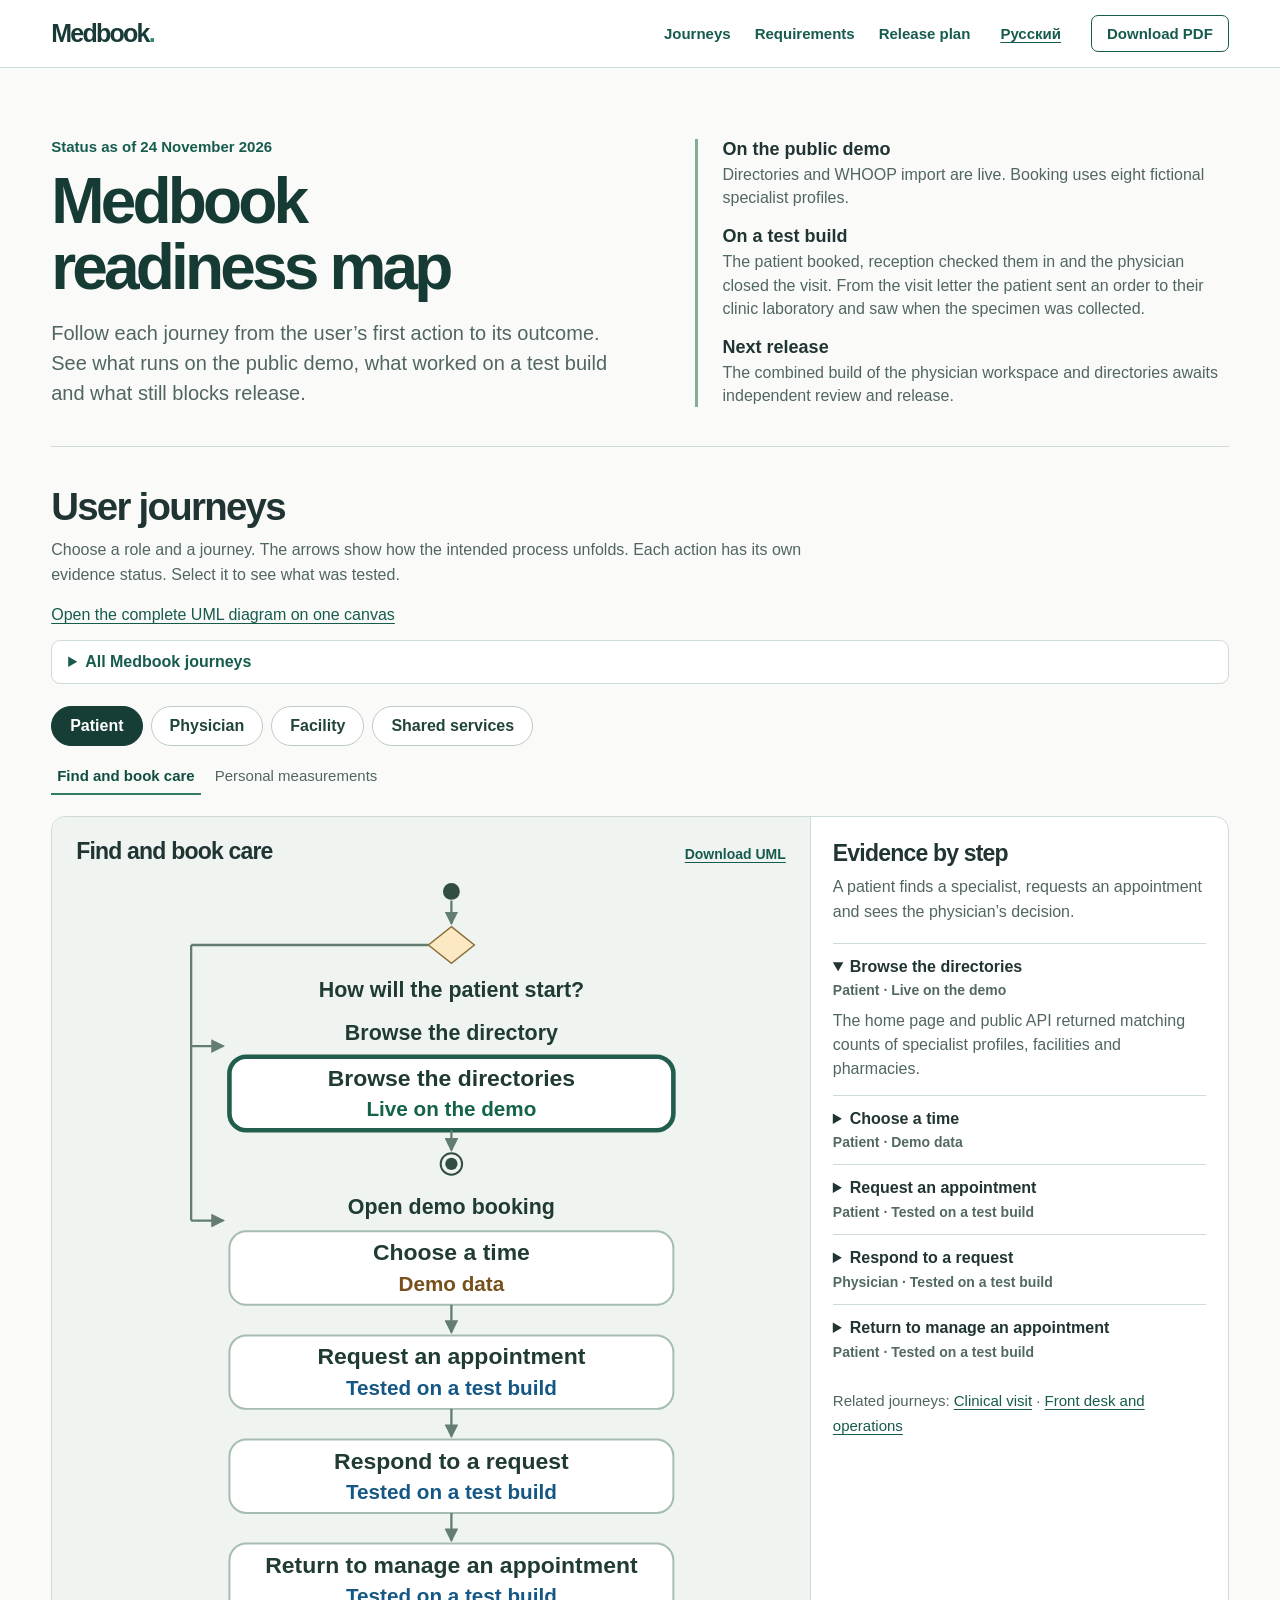
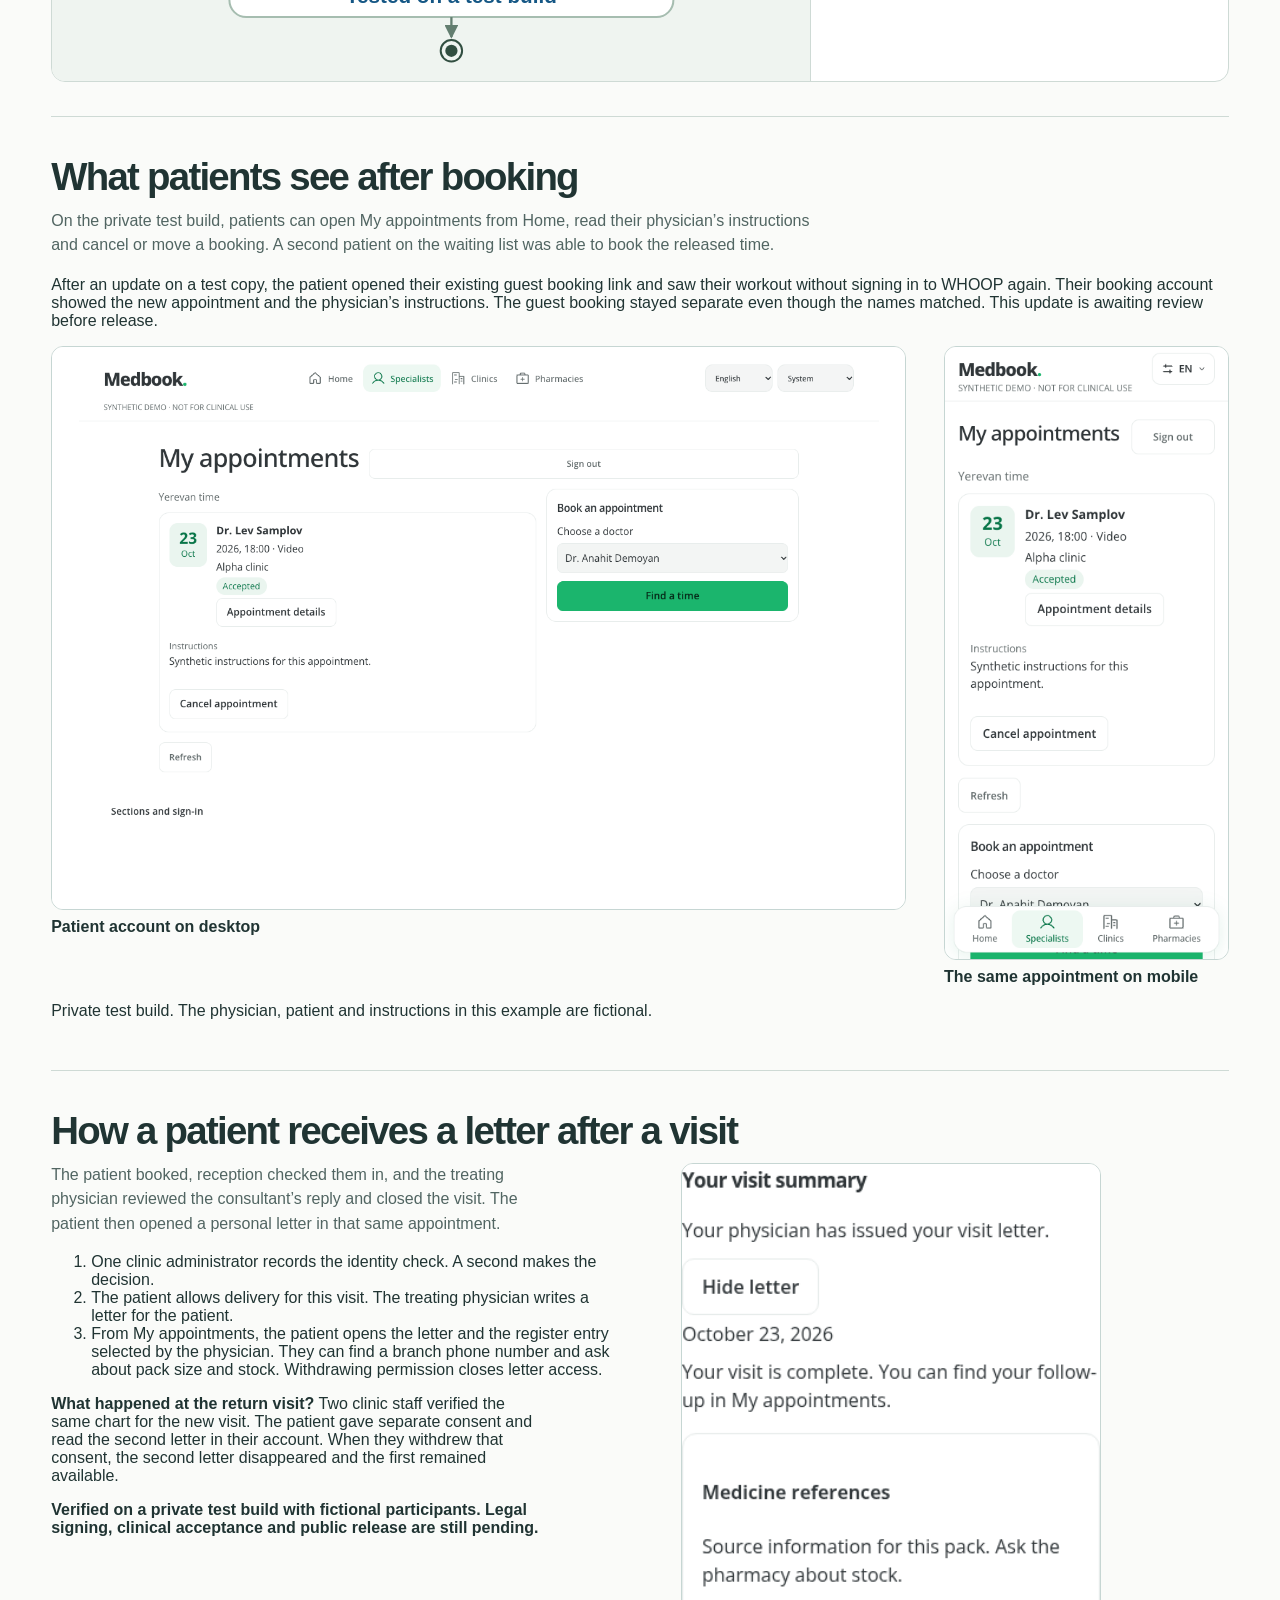
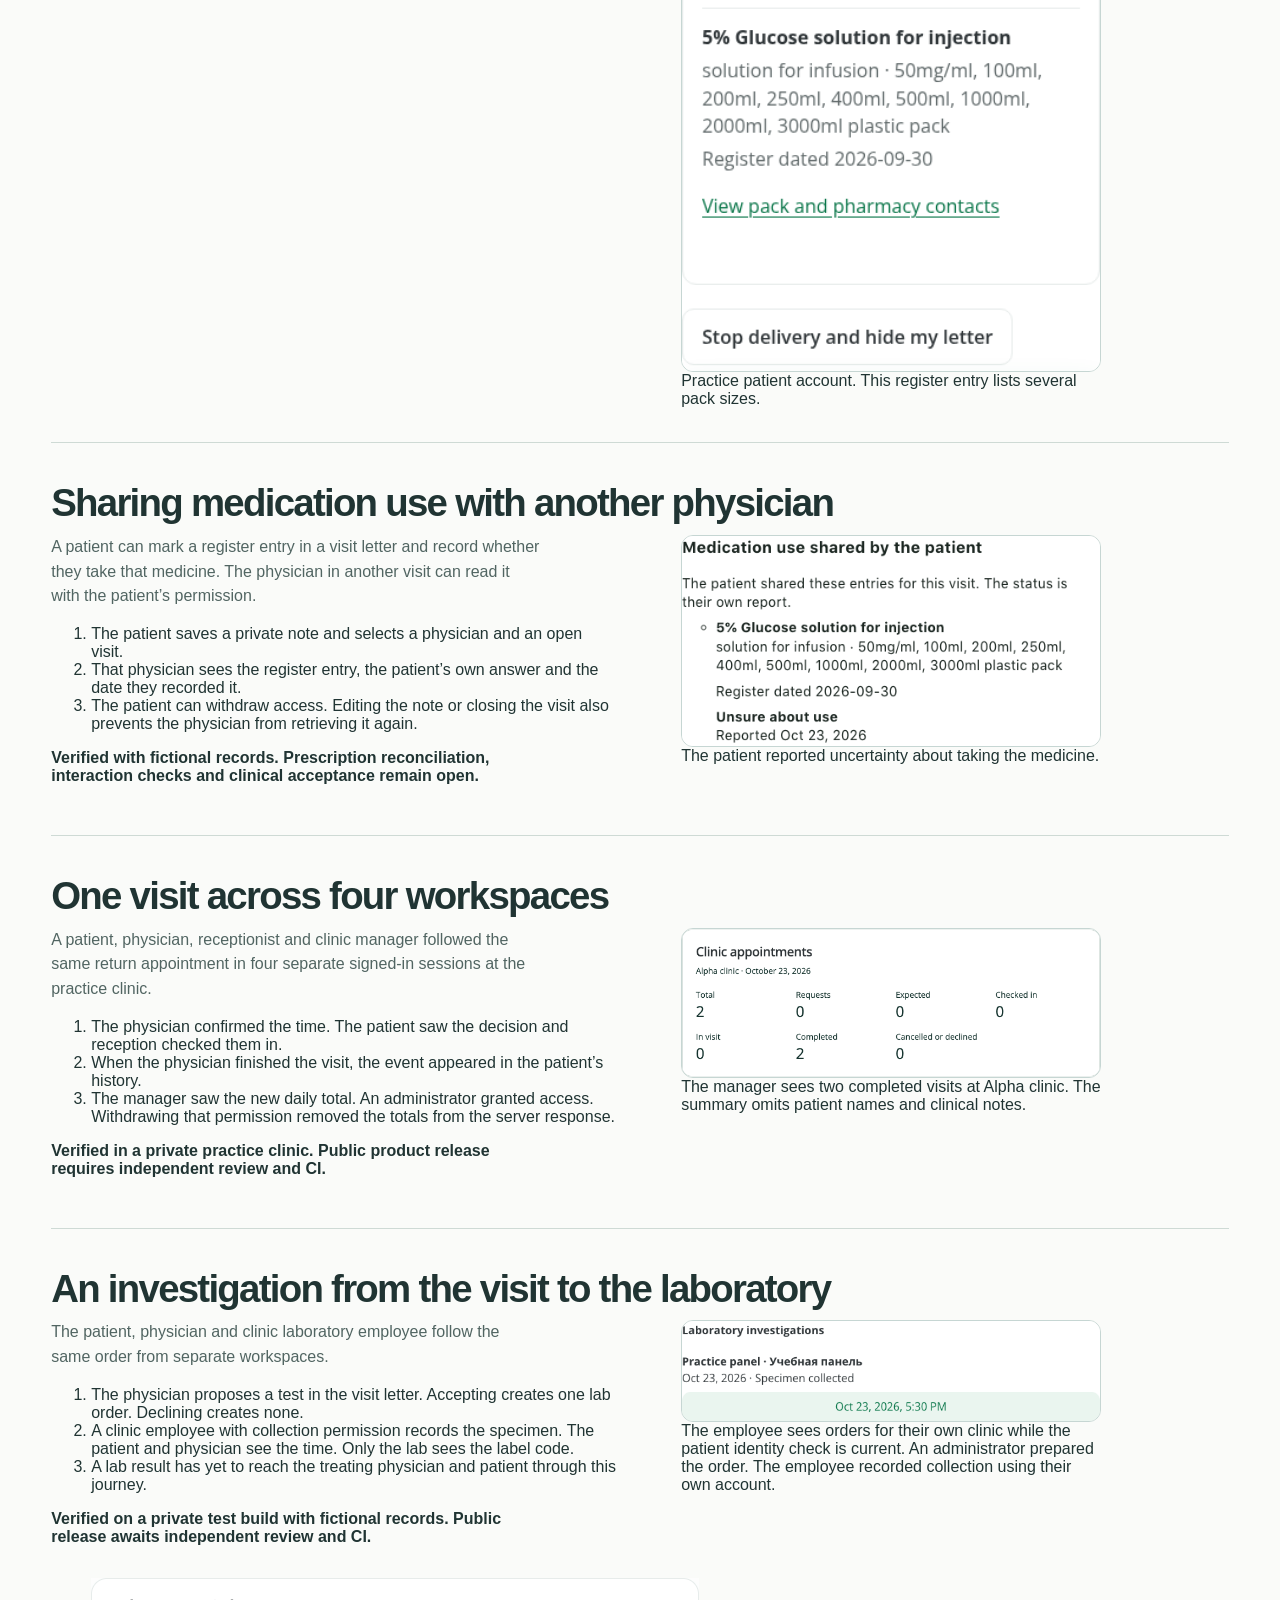
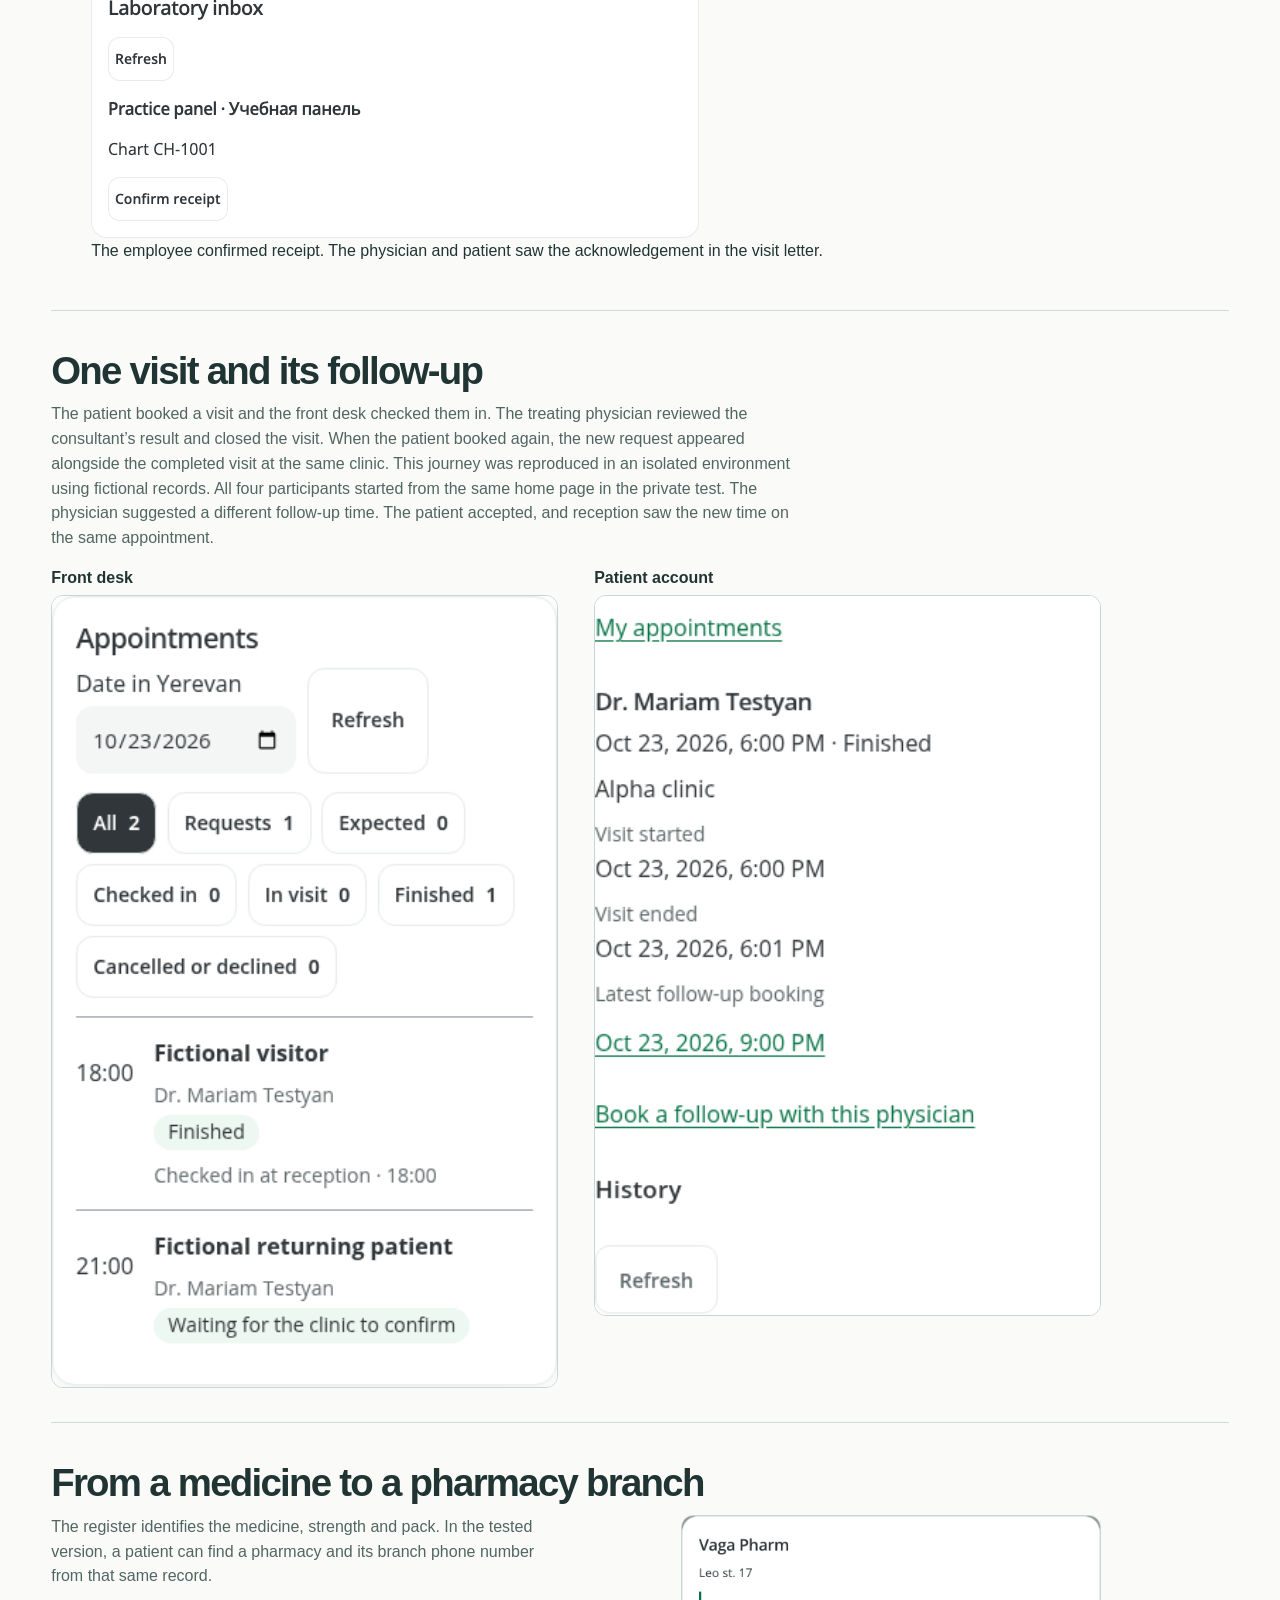
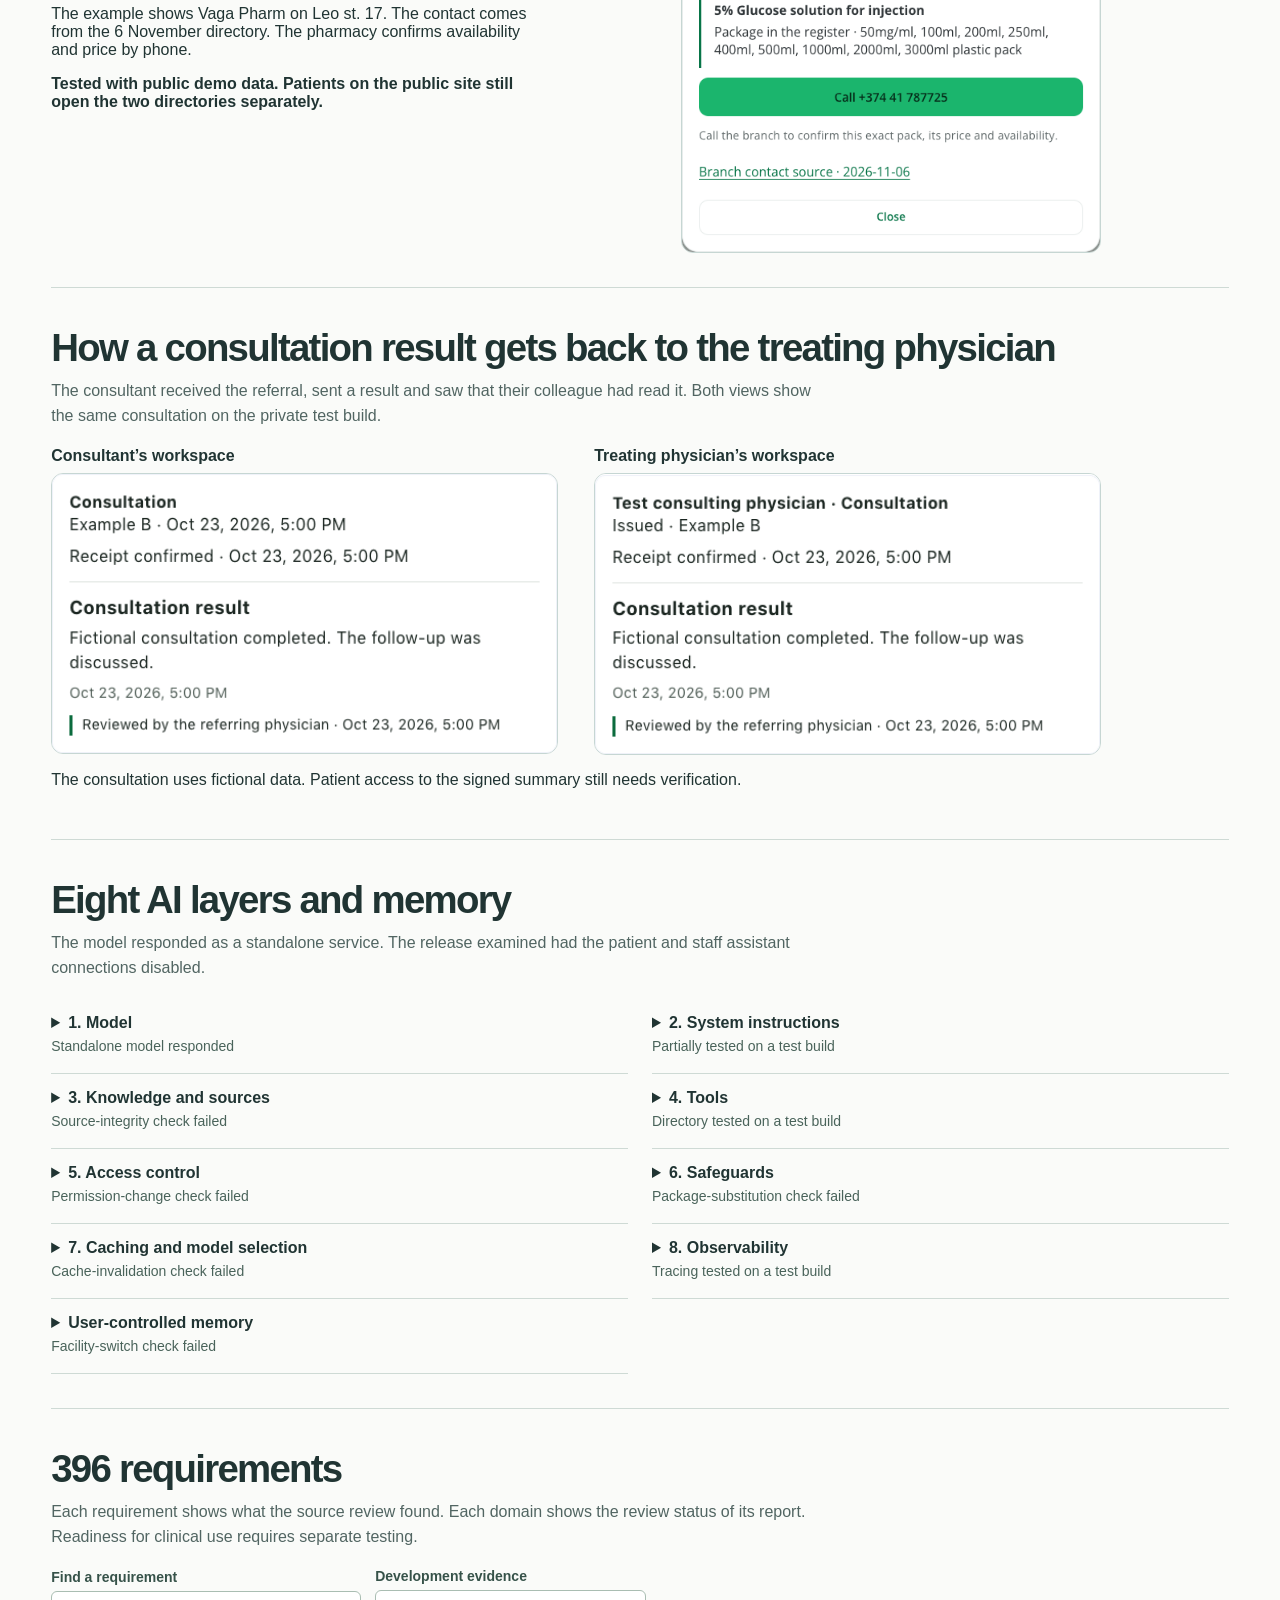
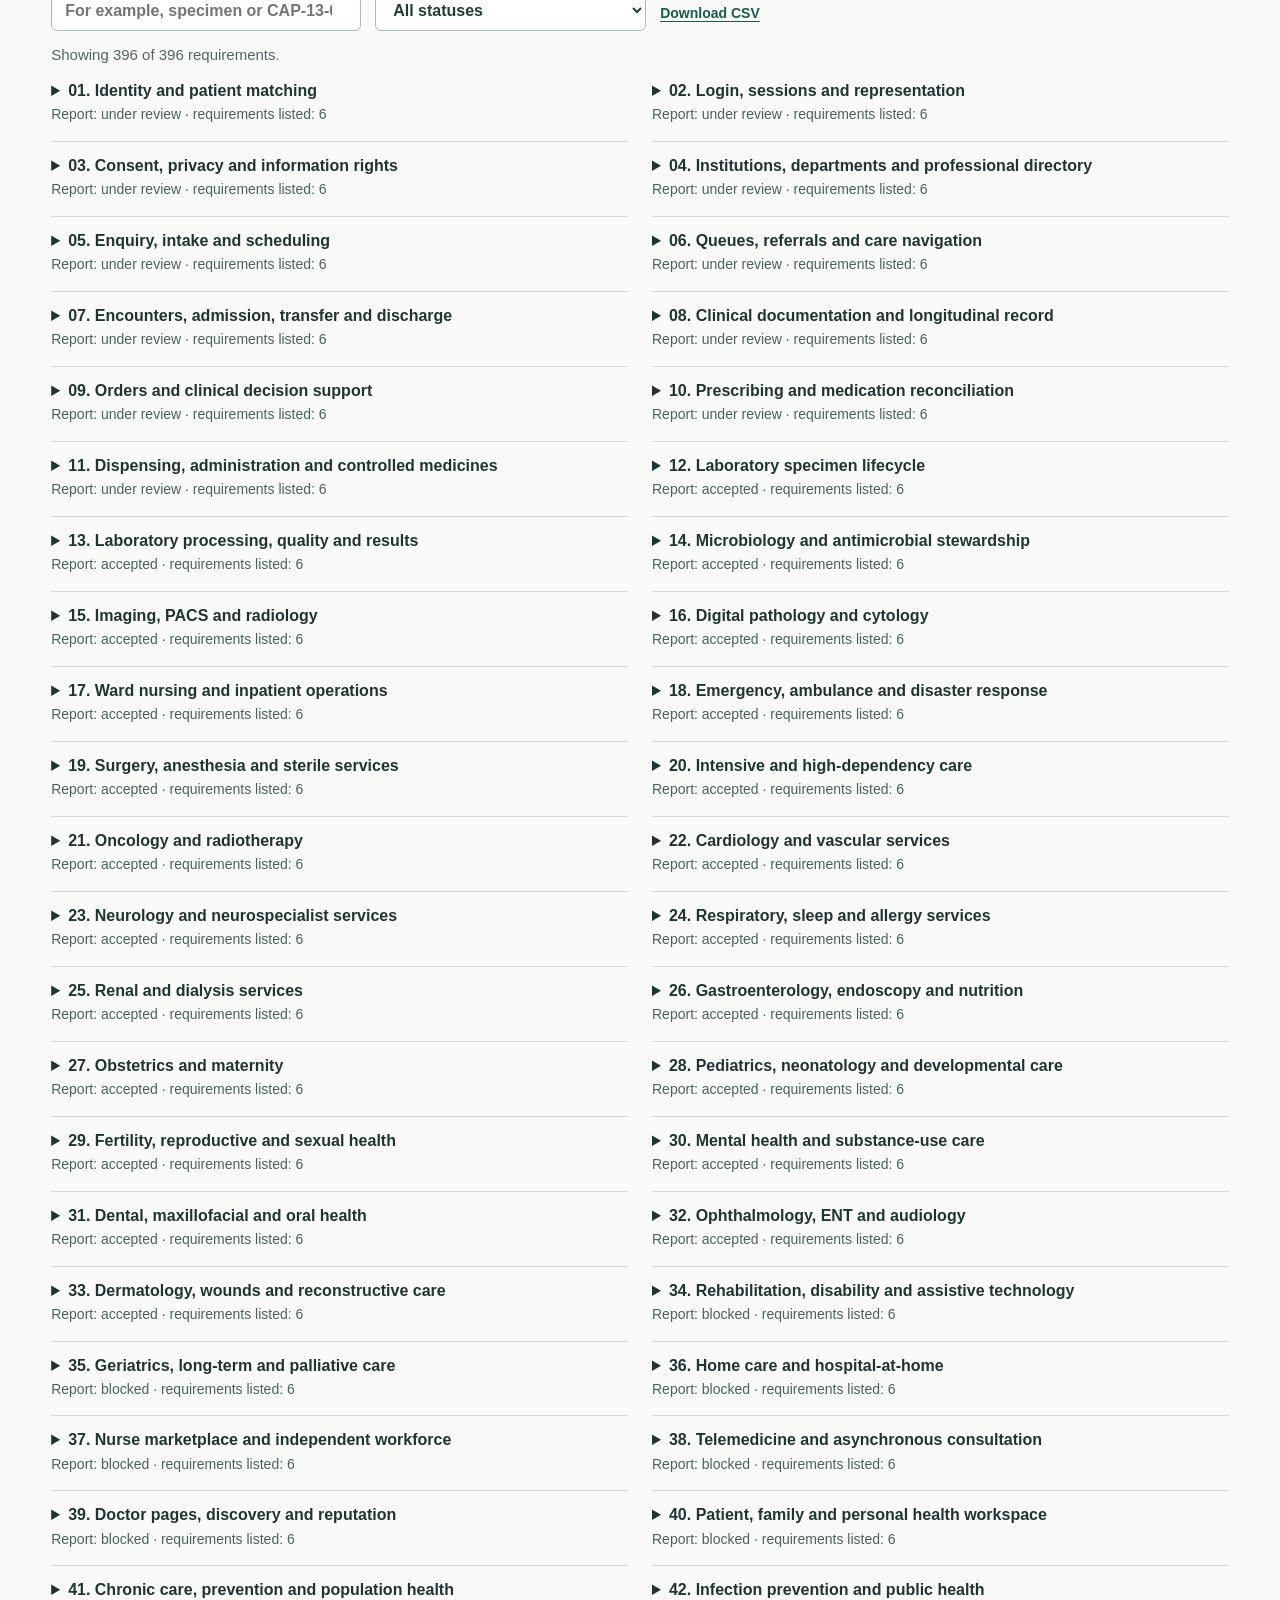
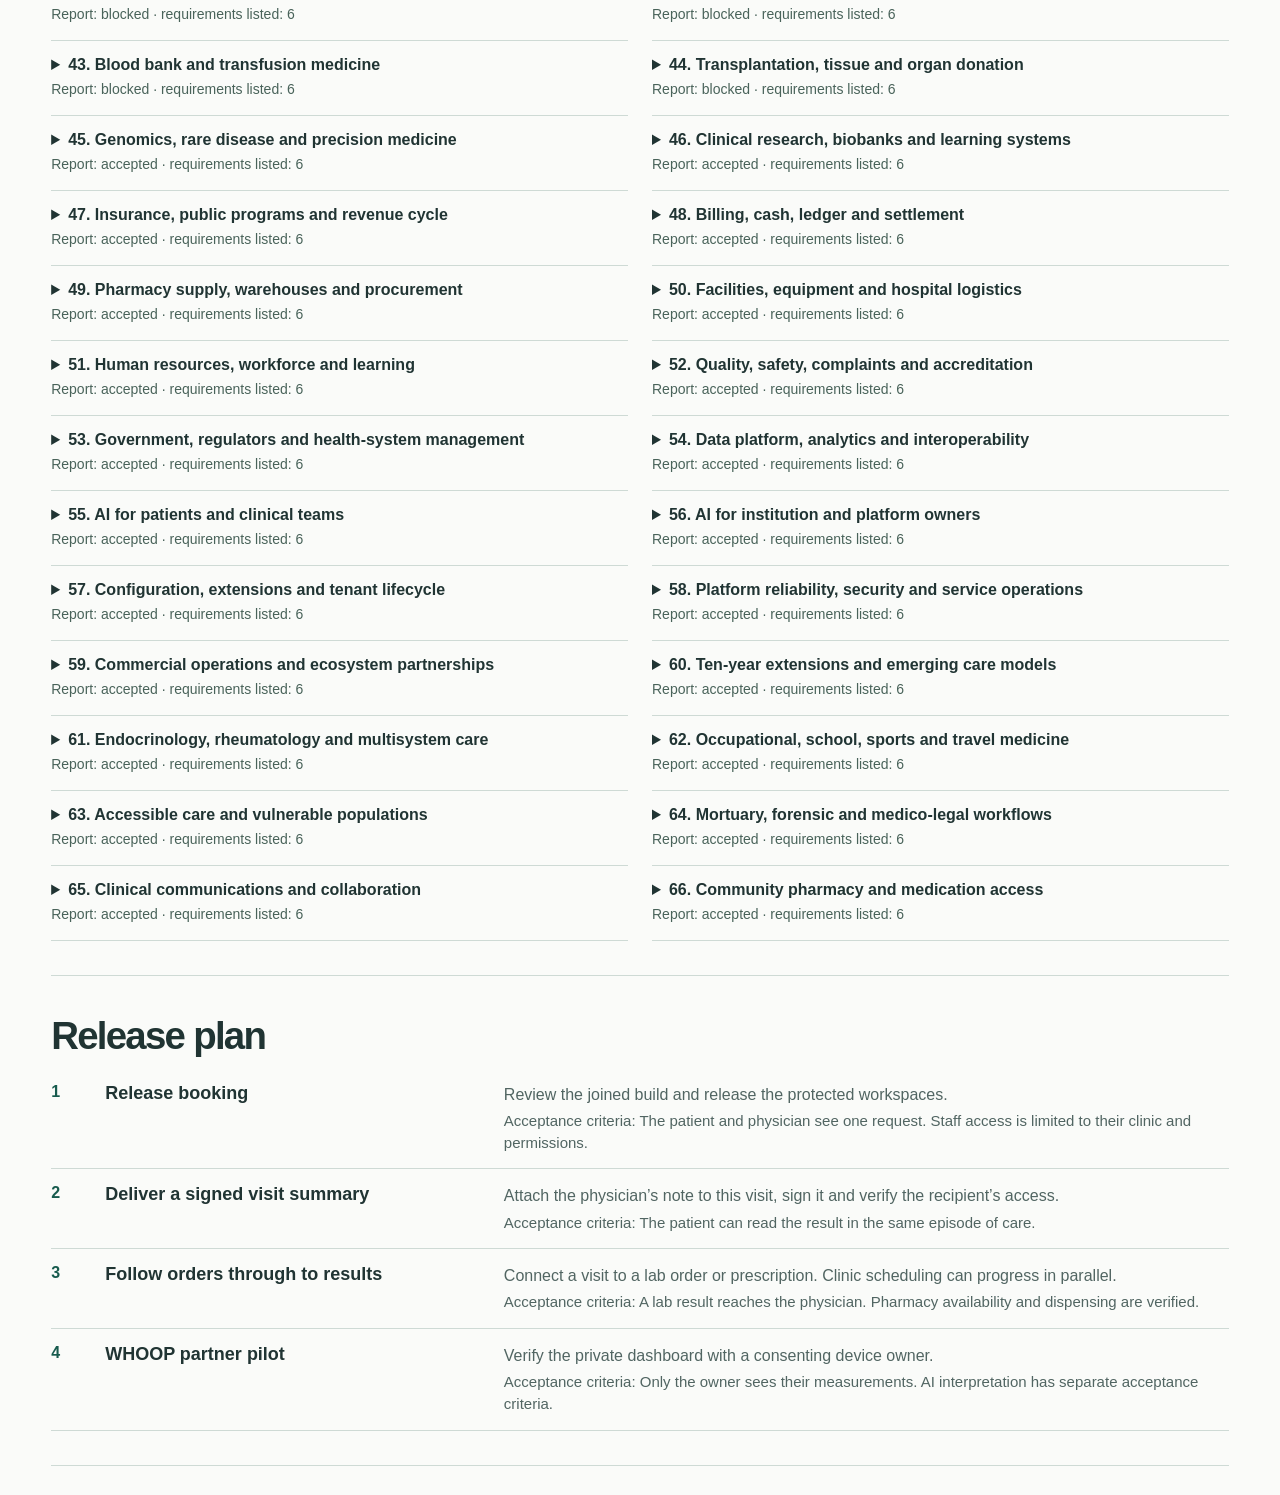
<file: en.html>
<!doctype html>
<html lang="en">
<head>
<meta charset="utf-8">
<meta name="viewport" content="width=device-width,initial-scale=1">
<meta name="robots" content="noindex,nofollow">
<meta name="theme-color" content="#123c39">
<title>Medbook · Readiness map</title>
<link rel="stylesheet" href="style.css">
<link rel="stylesheet" href="language.css">
<script defer src="app.js"></script>
</head>
<body>
<a class="skip" href="#main">Skip to content</a>
<header><div class="headwrap">
<a class="wordmark" href="#overview">Medbook<span>.</span></a>
<nav aria-label="Page sections"><a href="#overview">Journeys</a><a href="#register">Requirements</a><a href="#next">Release plan</a></nav>
<a class="language" href="index.html" id="language-switch" data-page="index.html" lang="ru" hreflang="ru" aria-label="Русский">Русский</a>
<a class="download" href="medbook-readiness-en.pdf" download>Download PDF</a>
</div></header>
<main id="main">
<section class="intro">
<div class="introin"><p class="date">Status as of 24 November 2026</p><h1>Medbook<br>readiness map</h1>
<p class="lead">Follow each journey from the user’s first action to its outcome. See what runs on the public demo, what worked on a test build and what still blocks release.</p></div>
<div class="snapshot"><div><strong>On the public demo</strong><span>Directories and WHOOP import are live. Booking uses eight fictional specialist profiles.</span></div>
<div><strong>On a test build</strong><span>The patient booked, reception checked them in and the physician closed the visit. From the visit letter the patient sent an order to their clinic laboratory and saw when the specimen was collected.</span></div>
<div><strong>Next release</strong><span>The combined build of the physician workspace and directories awaits independent review and release.</span></div></div>
</section>
<section id="overview" class="segment"><h2>User journeys</h2>
<p class="deck">Choose a role and a journey. The arrows show how the intended process unfolds. Each action has its own evidence status. Select it to see what was tested.</p>
<p class="fulllink"><a href="uml-en.html">Open the complete UML diagram on one canvas</a></p>
<details id="whole"><summary>All Medbook journeys</summary><div id="all-map"></div><a class="smalllink" href="medbook-full-en.puml" download>Download the full PlantUML source</a></details>
<div id="role-tabs" class="tabs" aria-label="Roles"></div><div id="path-tabs" class="paths" aria-label="Journeys for the selected role"></div>
<div class="flowarea"><div class="drawing"><div class="drawinghead"><h3 id="journey-name"></h3><a id="puml" class="smalllink" download>Download UML</a></div><div id="graph"></div></div>
<aside class="detail" aria-labelledby="proof-title"><h3 id="proof-title">Evidence by step</h3><p id="journey-goal"></p><div id="steps"></div></aside></div>
</section>
<section class="segment account-proof" id="my-appointments"><h2>What patients see after booking</h2><p class="deck">On the private test build, patients can open My appointments from Home, read their physician’s instructions and cancel or move a booking. A second patient on the waiting list was able to book the released time.</p><p>After an update on a test copy, the patient opened their existing guest booking link and saw their workout without signing in to WHOOP again. Their booking account showed the new appointment and the physician’s instructions. The guest booking stayed separate even though the names matched. This update is awaiting review before release.</p><div class="account-screens"><figure><a href="booking-account-en-desktop.png"><img loading="lazy" width="1365" height="900" src="booking-account-en-desktop.png" alt="Patient account on desktop"></a><figcaption>Patient account on desktop</figcaption></figure><figure><a href="booking-account-en-mobile.png"><img loading="lazy" width="390" height="844" src="booking-account-en-mobile.png" alt="The same appointment on mobile"></a><figcaption>The same appointment on mobile</figcaption></figure></div><p>Private test build. The physician, patient and instructions in this example are fictional.</p></section>
<section class="segment" id="visit-letter"><h2>How a patient receives a letter after a visit</h2><div class="pharmacy-enquiry"><div><p class="deck">The patient booked, reception checked them in, and the treating physician reviewed the consultant’s reply and closed the visit. The patient then opened a personal letter in that same appointment.</p><ol><li>One clinic administrator records the identity check. A second makes the decision.</li><li>The patient allows delivery for this visit. The treating physician writes a letter for the patient.</li><li>From My appointments, the patient opens the letter and the register entry selected by the physician. They can find a branch phone number and ask about pack size and stock. Withdrawing permission closes letter access.</li></ol><p><strong>What happened at the return visit?</strong> Two clinic staff verified the same chart for the new visit. The patient gave separate consent and read the second letter in their account. When they withdrew that consent, the second letter disappeared and the first remained available.</p><p><strong>Verified on a private test build with fictional participants. Legal signing, clinical acceptance and public release are still pending.</strong></p></div><figure><img src="letter-patient-en.png" loading="lazy" alt="An open letter in the test patient’s account"><figcaption>Practice patient account. This register entry lists several pack sizes.</figcaption></figure></div></section>
<section class="segment" id="medicine-sharing"><h2>Sharing medication use with another physician</h2><div class="pharmacy-enquiry"><div><p class="deck">A patient can mark a register entry in a visit letter and record whether they take that medicine. The physician in another visit can read it with the patient’s permission.</p><ol><li>The patient saves a private note and selects a physician and an open visit.</li><li>That physician sees the register entry, the patient’s own answer and the date they recorded it.</li><li>The patient can withdraw access. Editing the note or closing the visit also prevents the physician from retrieving it again.</li></ol><p><strong>Verified with fictional records. Prescription reconciliation, interaction checks and clinical acceptance remain open.</strong></p></div><figure><img src="handoff-doctor-en.png" loading="lazy" alt="What the second physician sees"><figcaption>The patient reported uncertainty about taking the medicine.</figcaption></figure></div></section>
<section class="segment" id="clinic-day"><h2>One visit across four workspaces</h2><div class="pharmacy-enquiry"><div><p class="deck">A patient, physician, receptionist and clinic manager followed the same return appointment in four separate signed-in sessions at the practice clinic.</p><ol><li>The physician confirmed the time. The patient saw the decision and reception checked them in.</li><li>When the physician finished the visit, the event appeared in the patient’s history.</li><li>The manager saw the new daily total. An administrator granted access. Withdrawing that permission removed the totals from the server response.</li></ol><p><strong>Verified in a private practice clinic. Public product release requires independent review and CI.</strong></p></div><figure><img src="manager-en.png" loading="lazy" alt="The clinic manager’s day board"><figcaption>The manager sees two completed visits at Alpha clinic. The summary omits patient names and clinical notes.</figcaption></figure></div></section>
<section class="segment" id="lab-visit"><h2>An investigation from the visit to the laboratory</h2><div class="pharmacy-enquiry"><div><p class="deck">The patient, physician and clinic laboratory employee follow the same order from separate workspaces.</p><ol><li>The physician proposes a test in the visit letter. Accepting creates one lab order. Declining creates none.</li><li>A clinic employee with collection permission records the specimen. The patient and physician see the time. Only the lab sees the label code.</li><li>A lab result has yet to reach the treating physician and patient through this journey.</li></ol><p><strong>Verified on a private test build with fictional records. Public release awaits independent review and CI.</strong></p></div><figure><img src="lab-patient-en.png" loading="lazy" alt="What the patient sees"><figcaption>The employee sees orders for their own clinic while the patient identity check is current. An administrator prepared the order. The employee recorded collection using their own account.</figcaption></figure></div><figure><img src="lab-employee-en.png" loading="lazy" width="608" style="max-width:100%;height:auto" alt="The clinic employee’s laboratory inbox"><figcaption>The employee confirmed receipt. The physician and patient saw the acknowledgement in the visit letter.</figcaption></figure></section>
<section class="segment" id="return-visit"><h2>One visit and its follow-up</h2><p class="deck">The patient booked a visit and the front desk checked them in. The treating physician reviewed the consultant’s result and closed the visit. When the patient booked again, the new request appeared alongside the completed visit at the same clinic. This journey was reproduced in an isolated environment using fictional records. All four participants started from the same home page in the private test. The physician suggested a different follow-up time. The patient accepted, and reception saw the new time on the same appointment.</p><div class="consult-screens"><figure><figcaption>Front desk</figcaption><picture><source media="(max-width: 640px)" srcset="return-desk-en-mobile.png"><img loading="lazy" src="return-desk-en-desktop.png" alt="Clinic worklist with fictional appointments"></picture></figure><figure><figcaption>Patient account</figcaption><picture><source media="(max-width: 640px)" srcset="return-patient-en-mobile.png"><img loading="lazy" src="return-patient-en-desktop.png" alt="Completed appointment in the test patient’s account"></picture></figure></div></section>
<section class="segment" id="pharmacy-enquiry"><h2>From a medicine to a pharmacy branch</h2><div class="pharmacy-enquiry"><div><p class="deck">The register identifies the medicine, strength and pack. In the tested version, a patient can find a pharmacy and its branch phone number from that same record.</p><p>The example shows Vaga Pharm on Leo st. 17. The contact comes from the 6 November directory. The pharmacy confirms availability and price by phone.</p><p><strong>Tested with public demo data. Patients on the public site still open the two directories separately.</strong></p></div><figure><picture><source media="(max-width: 640px)" srcset="pharmacy-en-mobile.png"><img loading="lazy" src="pharmacy-en-desktop.png" alt="Branch phone number and registered pack"></picture></figure></div></section>
<section class="segment" id="consultation"><h2>How a consultation result gets back to the treating physician</h2><p class="deck">The consultant received the referral, sent a result and saw that their colleague had read it. Both views show the same consultation on the private test build.</p><div class="consult-screens"><figure><figcaption>Consultant’s workspace</figcaption><picture><source media="(max-width: 640px)" srcset="consult-receiver-en-mobile.png"><img loading="lazy" src="consult-receiver-en-desktop.png" alt="Consultant’s workspace"></picture></figure><figure><figcaption>Treating physician’s workspace</figcaption><picture><source media="(max-width: 640px)" srcset="consult-sender-en-mobile.png"><img loading="lazy" src="consult-sender-en-desktop.png" alt="Treating physician’s workspace"></picture></figure></div><p>The consultation uses fictional data. Patient access to the signed summary still needs verification.</p></section>

<section id="layers" class="segment"><h2>Eight AI layers and memory</h2><p class="deck">The model responded as a standalone service. The release examined had the patient and staff assistant connections disabled.</p><div id="ai-list" class="detailsgrid"></div></section>
<section id="register" class="segment"><h2>396 requirements</h2><p class="deck">Each requirement shows what the source review found. Each domain shows the review status of its report. Readiness for clinical use requires separate testing.</p>
<div class="search"><label>Find a requirement<input id="q" type="search" placeholder="For example, specimen or CAP-13-01"></label><label>Development evidence<select id="stage"><option value="">All statuses</option></select></label><a class="smalllink" href="requirements-en.csv" download>Download CSV</a></div>
<p id="count" role="status"></p><div id="groups" class="detailsgrid"></div></section>
<section id="next" class="segment"><h2>Release plan</h2><div id="road"></div></section>
<section class="segment sources"><h2>Sources and reporting date</h2>
<p>The public screens, server aggregates and demo version were checked on 23 November 2026. Test accounts completed the journey from the home page through the end of a visit over private HTTPS at 00:28 Yerevan time on 24 November. At 00:53 the treating physician confirmed an immutable note on the same visit. Patient delivery remains open. At 01:47 Yerevan time two patients completed the transfer and waiting-list journey. Independent review and the project’s release checks are still open. The register draws on six reports covering the original requirements. Four reports had been accepted, one was in review and one was blocked at the reporting cutoff.</p><a href="medbook-readiness-en.pdf">Open the full presentation</a></section>
</main><footer>Medbook · Product readiness · 24 November 2026</footer>
<script type="application/json" id="dataset">{"flows":[{"key":"care","name":"Find and book care","goal":"A patient finds a specialist, requests an appointment and sees the physician’s decision.","steps":[{"role":"Patient","label":"Browse the directories","state":"live","proof":"The home page and public API returned matching counts of specialist profiles, facilities and pharmacies."},{"role":"Patient","label":"Choose a time","state":"demo","proof":"Eight fictional profiles offer appointment slots on mobile and desktop. The directory has no live connection to the specialists’ calendars."},{"role":"Patient","label":"Request an appointment","state":"stand","proof":"The selected clinic received one request. When the server response was lost, the patient recovered that booking from their account without submitting it again."},{"role":"Physician","label":"Respond to a request","state":"stand","proof":"The physician offered another available time. The patient accepted in their account and reception saw the new time on the same appointment."},{"role":"Patient","label":"Return to manage an appointment","state":"stand","proof":"The patient booked a follow-up with the same physician from a completed visit. Both appointments stayed in the account. The physician and front desk received the new request."}],"spec":["IF","How will the patient start?","Browse the directory",[0],"Open demo booking",[1,2,3,4]]},{"key":"visit","name":"Clinical visit","goal":"Follow an accepted appointment through to a visit summary the patient can open.","steps":[{"role":"Physician, patient and receptionist","label":"Start and finish the booked visit","state":"stand","proof":"One patient checked in, saw the visit start and saw it finish. On that same visit, the treating physician read the consultant’s result. Reception saw the closure."},{"role":"Physician","label":"Change appointment hours","state":"stand","proof":"A physician closed one clinic to new bookings. The existing patient and reception saw a notice. Another patient could still book at the second clinic."},{"role":"Two physicians","label":"Return and review a consultation result","state":"stand","proof":"The consultant returned a result. The treating physician read it in the original visit and confirmed review. The consultant saw the acknowledgment."},{"role":"Physician and patient","label":"Hold a video visit","state":"part","proof":"Pages exist for both participants, along with a visit service. On the public demo, the checked URLs were closed. No two-person call was confirmed there."},{"role":"Patient","label":"Read the physician’s letter","state":"stand","proof":"The patient read a letter after each visit. They withdrew consent for the second letter and could still read the first."}],"spec":["MID",[0],"Choose a task","Manage the schedule",[1],"Conduct a visit",[2,4],"Video consultation",[3]]},{"key":"whoop","name":"Personal WHOOP data","goal":"From the device owner’s consent to viewing and interpreting their own measurements.","steps":[{"role":"Patient","label":"Connect a WHOOP account","state":"live","proof":"The server recorded one active connection. The aggregate data do not identify the owner."},{"role":"Server","label":"Save measurements","state":"live","proof":"The server recorded 22 sleep events, 16 recovery events and 20 cycles. Eight syncs completed. The last was on 22 November at 16:53 Yerevan time."},{"role":"Patient","label":"View only personal data","state":"stand","proof":"On the test build, two test patients could access only their own data. The demo rejected a signed-out request. The complete dashboard still needs verification with two real users."},{"role":"AI","label":"Explain trends","state":"off","proof":"The public demo has no model connected to WHOOP. Its AI request log contained zero entries."}],"spec":["SEQ",[0,1,2,3]]},{"key":"staff","name":"Clinic shifts","goal":"Two staff members see the manager’s decision and check their shift.","steps":[{"role":"Staff member","label":"Accept an invitation","state":"stand","proof":"On the private test build, accepting an invitation opened an active staff session."},{"role":"Staff member","label":"View an assigned shift","state":"stand","proof":"The staff member saw their own shift. The staff session could not open the physician workspace."},{"role":"Two staff members","label":"Request and accept a swap","state":"stand","proof":"One staff member requested the swap and the other accepted it in a separate session."},{"role":"Manager","label":"Approve the request","state":"stand","proof":"Both employees saw the decision. After a lost response, the manager could distinguish their own decision from one recorded by a second manager."},{"role":"Facility and staff","label":"Check the shift against the published schedule","state":"stand","proof":"Both employees saw the version, assigned colleague and later withdrawal. The planning module published the test schedule. The public manager workspace remains closed."}],"spec":["SEQ",[0,1,2,3,4]]},{"key":"medication","name":"Prescriptions and pharmacies","goal":"From looking up a medicine to safe prescribing, current branch availability and dispensing.","steps":[{"role":"Patient","label":"Find a medicine and a pharmacy","state":"live","proof":"The demo provides a dated medicines register and a pharmacy directory. Entries identify the source and show package and dosage details where the register supplies them."},{"role":"Physician","label":"Reconcile prescriptions","state":"part","proof":"Code exists for reconciling prescriptions from different physicians, authorizing prescriptions and checking interactions. The latter two passed independent review. The full shared-chart journey awaits acceptance."},{"role":"Physician","label":"Assess a conflict or alternative","state":"gap","proof":"This needs a shared list with an identifiable prescriber for each item, validated rules and a physician’s decision the patient can see. Clinical acceptance remains open."},{"role":"Pharmacy","label":"Confirm stock and price","state":"gap","proof":"The test build shows the branch phone alongside the registered pack. The pharmacy confirms stock and price by phone."},{"role":"Pharmacist","label":"Dispense the prescribed medicine","state":"gap","proof":"Components exist for inventory and dispensing. Fulfilling a specific prescription and updating the patient’s status on the demo remain unverified."}],"spec":["SEQ",[0,1,2,3,4]]},{"key":"lab","name":"Laboratory","goal":"Follow a test order through to delivery of its result to the treating physician.","steps":[{"role":"Physician and patient","label":"Order a test","state":"stand","proof":"In the practice clinic the physician proposed an investigation. Consent created one order. Declining created none."},{"role":"Laboratory employee","label":"Acknowledge the clinic order","state":"stand","proof":"An employee with clinic-specific access accepted the order. A stricter identity check removed it from the inbox. The patient and physician saw the acknowledgement."},{"role":"Laboratory employee","label":"Register a specimen","state":"stand","proof":"A clinic employee with collection permission records the specimen. The patient and physician see the time. Only the lab sees the label code."},{"role":"Lab technician","label":"Review the worklist and result","state":"part","proof":"The worklist and validation files matched the accepted source exactly. Both components have tests. The public laboratory entry point returned HTTP 404."},{"role":"Physician","label":"Receive the released report","state":"gap","proof":"The evidence contains no run from specimen collection to delivery of the report to the correct physician in the published workspace."}],"spec":["SEQ",[0,1,2,3,4]]},{"key":"clinic","name":"Front desk and operations","goal":"From offering an available slot to managing staff, purchasing and finance.","steps":[{"role":"Front desk","label":"Check in for an in-person visit","state":"stand","proof":"The receptionist checked in the patient. The patient and booked physician saw the arrival time. The other clinic could not see the booking."},{"role":"Manager","label":"Manage staff and service requests","state":"stand","proof":"The manager saw the clinic’s daily appointment counts alongside its staffing board. The totals matched reception after the visit ended. Withdrawing access removed the summary."},{"role":"Purchaser","label":"Review a purchase and commission","state":"stand","proof":"A separate test build verified purchase access and commission disclosure. It denied access to a user from another facility."},{"role":"Warehouse and accounting","label":"Reconcile delivery, payment and stock","state":"part","proof":"The release includes lot receipt, stock movements and recalls, forecasting, pricing and accounting. A full delivery and a real payment remain unverified."}],"spec":["MULTI","Choose a facility operation",[["Front desk",[0]],["Staffing",[1]],["Purchasing and finance",[2,3]]]]},{"key":"ai","name":"Medbook assistant","goal":"From a question the user is authorized to ask to a model answer grounded in sources.","steps":[{"role":"User","label":"Ask a question under an assigned role","state":"stand","proof":"Role-based instructions and sessions were tested on an application test build. The public assistant entry point returned HTTP 404."},{"role":"AI gateway","label":"Select sources and tools","state":"stand","proof":"The gateway identified answer sources, used a pinned document version and rejected a changed source."},{"role":"AI gateway","label":"Check access, memory and cache","state":"stand","proof":"The private build passed checks for permission changes, moves between facilities, cache invalidation and isolation of saved preferences."},{"role":"Model","label":"Answer in the application","state":"off","proof":"A standalone model service answered a short request. Model connections for patient and staff interfaces were disabled in the release examined."},{"role":"Team","label":"Assess answer quality by role","state":"gap","proof":"Two gateway suites on one build passed 112 of 112 and 155 of 155 checks. Answer quality with a live model still needs evaluation for each role."}],"spec":["SEQ",[0,1,2,3,4]]},{"key":"release","name":"Build and release","goal":"Follow a tested user journey through the gates to Medbook’s public entry point.","steps":[{"role":"Development","label":"Combine two reviewed branches","state":"stand","proof":"The build brought together the directories, restricted physician workspace and WHOOP changes. The only conflict occurred in a test file."},{"role":"Integration","label":"Test the journey across roles","state":"stand","proof":"On 23 November at 14:49 Yerevan time, the combined test build verified appointment requests and physician decisions, role isolation and a shift swap."},{"role":"Independent reviewer","label":"Review the combined build","state":"gap","proof":"Both source branches passed independent review. At the reporting cutoff, the new combined build had no separate review decision."},{"role":"Release team","label":"Run the standard release checks","state":"hold","proof":"In one check, collecting evidence took 48 seconds against a 25-second limit. The standard release check and release authorization for the combined version remain unverified."},{"role":"User","label":"Repeat the journey on the public release","state":"gap","proof":"The public demo was running the previous release when checked. The final post-publication test is still pending."}],"spec":["SEQ",[0,1,2,3,4]]}],"states":{"live":"Live on the demo","demo":"Demo data","stand":"Tested on a test build","part":"Partial implementation","fail":"Check failed","off":"Disabled","gap":"Unverified","hold":"Release blocked"},"overview":[["Patient",[["Find and book care","care"],["Personal measurements","whoop"]]],["Physician",[["Clinical visit","visit"],["Prescriptions and pharmacies","medication"],["Laboratory","lab"]]],["Facility",[["Clinic shifts","staff"],["Operations","clinic"]]],["Shared services",[["Assistant","ai"],["Build and release","release"]]]],"register":[{"id":"CAP-01-01","dom":1,"section":"Identity and patient matching","title":"Register a provisional patient","original":"Register a provisional patient","state":"Included in an earlier build","review":"Under review","match":"Outside this sample","found":true},{"id":"CAP-01-02","dom":1,"section":"Identity and patient matching","title":"Claim an existing chart","original":"Claim an existing chart","state":"Development evidence found","review":"Under review","match":"Outside this sample","found":true},{"id":"CAP-01-03","dom":1,"section":"Identity and patient matching","title":"Merge duplicate records","original":"Merge duplicate records","state":"Development evidence found","review":"Under review","match":"Outside this sample","found":true},{"id":"CAP-01-04","dom":1,"section":"Identity and patient matching","title":"Correct a mistaken merge","original":"Correct a mistaken merge","state":"Development evidence found","review":"Under review","match":"Outside this sample","found":true},{"id":"CAP-01-05","dom":1,"section":"Identity and patient matching","title":"Manage demographics and contacts","original":"Manage demographics and contacts","state":"Development evidence found","review":"Under review","match":"Outside this sample","found":true},{"id":"CAP-01-06","dom":1,"section":"Identity and patient matching","title":"Reconcile an unknown emergency identity","original":"Reconcile an unknown emergency identity","state":"Development evidence found","review":"Under review","match":"Outside this sample","found":true},{"id":"CAP-02-01","dom":2,"section":"Login, sessions and representation","title":"Register and verify a digital account","original":"Register and verify a digital account","state":"Development evidence found","review":"Under review","match":"Outside this sample","found":true},{"id":"CAP-02-02","dom":2,"section":"Login, sessions and representation","title":"Enroll login factors and recover access","original":"Enroll login factors and recover access","state":"Development evidence found","review":"Under review","match":"Outside this sample","found":true},{"id":"CAP-02-03","dom":2,"section":"Login, sessions and representation","title":"Invite and offboard staff","original":"Invite and offboard staff","state":"Development evidence found","review":"Under review","match":"Outside this sample","found":true},{"id":"CAP-02-04","dom":2,"section":"Login, sessions and representation","title":"Manage devices and sessions","original":"Manage devices and sessions","state":"Implementation unverified","review":"Under review","match":"Outside this sample","found":false},{"id":"CAP-02-05","dom":2,"section":"Login, sessions and representation","title":"Delegate patient representation","original":"Delegate patient representation","state":"Development evidence found","review":"Under review","match":"Outside this sample","found":true},{"id":"CAP-02-06","dom":2,"section":"Login, sessions and representation","title":"Review guardianship/capacity transitions","original":"Review guardianship/capacity transitions","state":"Development evidence found","review":"Under review","match":"Outside this sample","found":true},{"id":"CAP-03-01","dom":3,"section":"Consent, privacy and information rights","title":"Capture purpose-specific consent","original":"Capture purpose-specific consent","state":"Development evidence found","review":"Under review","match":"Outside this sample","found":true},{"id":"CAP-03-02","dom":3,"section":"Consent, privacy and information rights","title":"Withdraw or amend consent","original":"Withdraw or amend consent","state":"Development evidence found","review":"Under review","match":"Outside this sample","found":true},{"id":"CAP-03-03","dom":3,"section":"Consent, privacy and information rights","title":"Apply sensitive-record segmentation","original":"Apply sensitive-record segmentation","state":"Development evidence found","review":"Under review","match":"Outside this sample","found":true},{"id":"CAP-03-04","dom":3,"section":"Consent, privacy and information rights","title":"Provide patient access/export","original":"Provide patient access/export","state":"Development evidence found","review":"Under review","match":"Outside this sample","found":true},{"id":"CAP-03-05","dom":3,"section":"Consent, privacy and information rights","title":"Handle correction and deletion requests","original":"Handle correction and deletion requests","state":"Included in an earlier build","review":"Under review","match":"Outside this sample","found":true},{"id":"CAP-03-06","dom":3,"section":"Consent, privacy and information rights","title":"Review emergency access","original":"Review emergency access","state":"Included in an earlier build","review":"Under review","match":"Outside this sample","found":true},{"id":"CAP-04-01","dom":4,"section":"Institutions, departments and professional directory","title":"Model organizations and facilities","original":"Model organizations and facilities","state":"Development evidence found","review":"Under review","match":"Outside this sample","found":true},{"id":"CAP-04-02","dom":4,"section":"Institutions, departments and professional directory","title":"Configure departments and services","original":"Configure departments and services","state":"Development evidence found","review":"Under review","match":"Outside this sample","found":true},{"id":"CAP-04-03","dom":4,"section":"Institutions, departments and professional directory","title":"Manage rooms, beds and equipment","original":"Manage rooms, beds and equipment","state":"Development evidence found","review":"Under review","match":"Outside this sample","found":true},{"id":"CAP-04-04","dom":4,"section":"Institutions, departments and professional directory","title":"Verify licenses and clinical privileges","original":"Verify licenses and clinical privileges","state":"Development evidence found","review":"Under review","match":"Outside this sample","found":true},{"id":"CAP-04-05","dom":4,"section":"Institutions, departments and professional directory","title":"Manage temporary assignments","original":"Manage temporary assignments","state":"Development evidence found","review":"Under review","match":"Outside this sample","found":true},{"id":"CAP-04-06","dom":4,"section":"Institutions, departments and professional directory","title":"Publish provider affiliations","original":"Publish provider affiliations","state":"Development evidence found","review":"Under review","match":"Outside this sample","found":true},{"id":"CAP-05-01","dom":5,"section":"Enquiry, intake and scheduling","title":"Capture enquiries across channels","original":"Capture enquiries across channels","state":"Development evidence found","review":"Under review","match":"Outside this sample","found":true},{"id":"CAP-05-02","dom":5,"section":"Enquiry, intake and scheduling","title":"Collect pre-visit forms","original":"Collect pre-visit forms","state":"Implementation unverified","review":"Under review","match":"Outside this sample","found":false},{"id":"CAP-05-03","dom":5,"section":"Enquiry, intake and scheduling","title":"Book provider/room/equipment together","original":"Book provider/room/equipment together","state":"Development evidence found","review":"Under review","match":"Outside this sample","found":true},{"id":"CAP-05-04","dom":5,"section":"Enquiry, intake and scheduling","title":"Manage waitlists and released slots","original":"Manage waitlists and released slots","state":"Included in an earlier build","review":"Under review","match":"Outside this sample","found":true},{"id":"CAP-05-05","dom":5,"section":"Enquiry, intake and scheduling","title":"Reschedule and cancel appointments","original":"Reschedule and cancel appointments","state":"Development evidence found","review":"Under review","match":"Outside this sample","found":true},{"id":"CAP-05-06","dom":5,"section":"Enquiry, intake and scheduling","title":"Plan group and recurring care","original":"Plan group and recurring care","state":"Development evidence found","review":"Under review","match":"Outside this sample","found":true},{"id":"CAP-06-01","dom":6,"section":"Queues, referrals and care navigation","title":"Check in and route patients","original":"Check in and route patients","state":"Implementation unverified","review":"Under review","match":"Outside this sample","found":false},{"id":"CAP-06-02","dom":6,"section":"Queues, referrals and care navigation","title":"Prioritize queues and urgent insertion","original":"Prioritize queues and urgent insertion","state":"Development evidence found","review":"Under review","match":"Outside this sample","found":true},{"id":"CAP-06-03","dom":6,"section":"Queues, referrals and care navigation","title":"Create internal and external referrals","original":"Create internal and external referrals","state":"Development evidence found","review":"Under review","match":"Outside this sample","found":true},{"id":"CAP-06-04","dom":6,"section":"Queues, referrals and care navigation","title":"Track referral closure","original":"Track referral closure","state":"Development evidence found","review":"Under review","match":"Outside this sample","found":true},{"id":"CAP-06-05","dom":6,"section":"Queues, referrals and care navigation","title":"Coordinate multi-service pathways","original":"Coordinate multi-service pathways","state":"Development evidence found","review":"Under review","match":"Outside this sample","found":true},{"id":"CAP-06-06","dom":6,"section":"Queues, referrals and care navigation","title":"Arrange accessible transport/interpreters","original":"Arrange accessible transport/interpreters","state":"Development evidence found","review":"Under review","match":"Outside this sample","found":true},{"id":"CAP-07-01","dom":7,"section":"Encounters, admission, transfer and discharge","title":"Open outpatient/home/virtual encounters","original":"Open outpatient/home/virtual encounters","state":"Development evidence found","review":"Under review","match":"Outside this sample","found":true},{"id":"CAP-07-02","dom":7,"section":"Encounters, admission, transfer and discharge","title":"Admit and assign a bed","original":"Admit and assign a bed","state":"Development evidence found","review":"Under review","match":"Outside this sample","found":true},{"id":"CAP-07-03","dom":7,"section":"Encounters, admission, transfer and discharge","title":"Transfer care or location","original":"Transfer care or location","state":"Development evidence found","review":"Under review","match":"Outside this sample","found":true},{"id":"CAP-07-04","dom":7,"section":"Encounters, admission, transfer and discharge","title":"Reverse an erroneous admission","original":"Reverse an erroneous admission","state":"Development evidence found","review":"Under review","match":"Outside this sample","found":true},{"id":"CAP-07-05","dom":7,"section":"Encounters, admission, transfer and discharge","title":"Record refusal or self-discharge","original":"Record refusal or self-discharge","state":"Development evidence found","review":"Under review","match":"Outside this sample","found":true},{"id":"CAP-07-06","dom":7,"section":"Encounters, admission, transfer and discharge","title":"Discharge with continuity actions","original":"Discharge with continuity actions","state":"Development evidence found","review":"Under review","match":"Outside this sample","found":true},{"id":"CAP-08-01","dom":8,"section":"Clinical documentation and longitudinal record","title":"Create structured and narrative notes","original":"Create structured and narrative notes","state":"Development evidence found","review":"Under review","match":"Outside this sample","found":true},{"id":"CAP-08-02","dom":8,"section":"Clinical documentation and longitudinal record","title":"Capture observations and measurements","original":"Capture observations and measurements","state":"Development evidence found","review":"Under review","match":"Outside this sample","found":true},{"id":"CAP-08-03","dom":8,"section":"Clinical documentation and longitudinal record","title":"Maintain problems, allergies and history","original":"Maintain problems, allergies and history","state":"Development evidence found","review":"Under review","match":"Outside this sample","found":true},{"id":"CAP-08-04","dom":8,"section":"Clinical documentation and longitudinal record","title":"Sign, co-sign and amend records","original":"Sign, co-sign and amend records","state":"Development evidence found","review":"Under review","match":"Outside this sample","found":true},{"id":"CAP-08-05","dom":8,"section":"Clinical documentation and longitudinal record","title":"Coordinate plans and multidisciplinary review","original":"Coordinate plans and multidisciplinary review","state":"Development evidence found","review":"Under review","match":"Outside this sample","found":true},{"id":"CAP-08-06","dom":8,"section":"Clinical documentation and longitudinal record","title":"Attach and classify documents/media","original":"Attach and classify documents/media","state":"Development evidence found","review":"Under review","match":"Outside this sample","found":true},{"id":"CAP-09-01","dom":9,"section":"Orders and clinical decision support","title":"Order investigations/procedures/consultations","original":"Order investigations/procedures/consultations","state":"Development evidence found","review":"Under review","match":"Outside this sample","found":true},{"id":"CAP-09-02","dom":9,"section":"Orders and clinical decision support","title":"Use versioned order sets","original":"Use versioned order sets","state":"Development evidence found","review":"Under review","match":"Outside this sample","found":true},{"id":"CAP-09-03","dom":9,"section":"Orders and clinical decision support","title":"Schedule recurring and conditional orders","original":"Schedule recurring and conditional orders","state":"Development evidence found","review":"Under review","match":"Outside this sample","found":true},{"id":"CAP-09-04","dom":9,"section":"Orders and clinical decision support","title":"Hold, cancel and replace orders","original":"Hold, cancel and replace orders","state":"Development evidence found","review":"Under review","match":"Outside this sample","found":true},{"id":"CAP-09-05","dom":9,"section":"Orders and clinical decision support","title":"Evaluate clinical checks","original":"Evaluate clinical checks","state":"Development evidence found","review":"Under review","match":"Outside this sample","found":true},{"id":"CAP-09-06","dom":9,"section":"Orders and clinical decision support","title":"Track acknowledgement and execution","original":"Track acknowledgement and execution","state":"Development evidence found","review":"Under review","match":"Outside this sample","found":true},{"id":"CAP-10-01","dom":10,"section":"Prescribing and medication reconciliation","title":"Reconcile home and institutional medicines","original":"Reconcile home and institutional medicines","state":"Development evidence found","review":"Under review","match":"Outside this sample","found":true},{"id":"CAP-10-02","dom":10,"section":"Prescribing and medication reconciliation","title":"Draft and authorize prescriptions","original":"Draft and authorize prescriptions","state":"Development evidence found","review":"Under review","match":"Outside this sample","found":true},{"id":"CAP-10-03","dom":10,"section":"Prescribing and medication reconciliation","title":"Represent dose and administration instructions","original":"Represent dose and administration instructions","state":"Development evidence found","review":"Under review","match":"Outside this sample","found":true},{"id":"CAP-10-04","dom":10,"section":"Prescribing and medication reconciliation","title":"Review contraindication/interaction checks","original":"Review contraindication/interaction checks","state":"Development evidence found","review":"Under review","match":"Outside this sample","found":true},{"id":"CAP-10-05","dom":10,"section":"Prescribing and medication reconciliation","title":"Manage renewals and substitutions","original":"Manage renewals and substitutions","state":"Implementation unverified","review":"Under review","match":"Outside this sample","found":false},{"id":"CAP-10-06","dom":10,"section":"Prescribing and medication reconciliation","title":"Send e-prescriptions and reconcile status","original":"Send e-prescriptions and reconcile status","state":"Development evidence found","review":"Under review","match":"Outside this sample","found":true},{"id":"CAP-11-01","dom":11,"section":"Dispensing, administration and controlled medicines","title":"Verify and dispense medication","original":"Verify and dispense medication","state":"Development evidence found","review":"Under review","match":"Outside this sample","found":true},{"id":"CAP-11-02","dom":11,"section":"Dispensing, administration and controlled medicines","title":"Prepare compounded or infusion products","original":"Prepare compounded or infusion products","state":"Development evidence found","review":"Under review","match":"Outside this sample","found":true},{"id":"CAP-11-03","dom":11,"section":"Dispensing, administration and controlled medicines","title":"Perform bedside identity/barcode checks","original":"Perform bedside identity/barcode checks","state":"Development evidence found","review":"Under review","match":"Outside this sample","found":true},{"id":"CAP-11-04","dom":11,"section":"Dispensing, administration and controlled medicines","title":"Document administration or non-administration","original":"Document administration or non-administration","state":"Development evidence found","review":"Under review","match":"Outside this sample","found":true},{"id":"CAP-11-05","dom":11,"section":"Dispensing, administration and controlled medicines","title":"Manage controlled-substance custody","original":"Manage controlled-substance custody","state":"Development evidence found","review":"Under review","match":"Outside this sample","found":true},{"id":"CAP-11-06","dom":11,"section":"Dispensing, administration and controlled medicines","title":"Reconcile partial doses and returns","original":"Reconcile partial doses and returns","state":"Development evidence found","review":"Under review","match":"Outside this sample","found":true},{"id":"CAP-12-01","dom":12,"section":"Laboratory specimen lifecycle","title":"Request and prepare specimen collection","original":"Request and prepare specimen collection","state":"Development evidence found","review":"Accepted","match":"File absent at the specified path","found":true},{"id":"CAP-12-02","dom":12,"section":"Laboratory specimen lifecycle","title":"Collect and label specimens","original":"Collect and label specimens","state":"Development evidence found","review":"Accepted","match":"File absent at the specified path","found":true},{"id":"CAP-12-03","dom":12,"section":"Laboratory specimen lifecycle","title":"Track transport and custody","original":"Track transport and custody","state":"Development evidence found","review":"Accepted","match":"File absent at the specified path","found":true},{"id":"CAP-12-04","dom":12,"section":"Laboratory specimen lifecycle","title":"Receive, reject or recollect specimens","original":"Receive, reject or recollect specimens","state":"Development evidence found","review":"Accepted","match":"File absent at the specified path","found":true},{"id":"CAP-12-05","dom":12,"section":"Laboratory specimen lifecycle","title":"Create aliquots and route reference tests","original":"Create aliquots and route reference tests","state":"Development evidence found","review":"Accepted","match":"File absent at the specified path","found":true},{"id":"CAP-12-06","dom":12,"section":"Laboratory specimen lifecycle","title":"Dispose or retain specimens","original":"Dispose or retain specimens","state":"Development evidence found","review":"Accepted","match":"File absent at the specified path","found":true},{"id":"CAP-13-01","dom":13,"section":"Laboratory processing, quality and results","title":"Build worklists and analyzer messages","original":"Build worklists and analyzer messages","state":"Module present in release","review":"Accepted","match":"File contents matched","found":true},{"id":"CAP-13-02","dom":13,"section":"Laboratory processing, quality and results","title":"Run quality control and calibration","original":"Run quality control and calibration","state":"Development evidence found","review":"Accepted","match":"File absent at the specified path","found":true},{"id":"CAP-13-03","dom":13,"section":"Laboratory processing, quality and results","title":"Validate quantitative/qualitative results","original":"Validate quantitative/qualitative results","state":"Module present in release","review":"Accepted","match":"File contents matched","found":true},{"id":"CAP-13-04","dom":13,"section":"Laboratory processing, quality and results","title":"Release and amend reports","original":"Release and amend reports","state":"Development evidence found","review":"Accepted","match":"File absent at the specified path","found":true},{"id":"CAP-13-05","dom":13,"section":"Laboratory processing, quality and results","title":"Escalate critical results","original":"Escalate critical results","state":"Development evidence found","review":"Accepted","match":"File absent at the specified path","found":true},{"id":"CAP-13-06","dom":13,"section":"Laboratory processing, quality and results","title":"Reconcile delayed/duplicate results","original":"Reconcile delayed/duplicate results","state":"Development evidence found","review":"Accepted","match":"File absent at the specified path","found":true},{"id":"CAP-14-01","dom":14,"section":"Microbiology and antimicrobial stewardship","title":"Track culture and organism workflows","original":"Track culture and organism workflows","state":"Development evidence found","review":"Accepted","match":"File absent at the specified path","found":true},{"id":"CAP-14-02","dom":14,"section":"Microbiology and antimicrobial stewardship","title":"Record susceptibility panels","original":"Record susceptibility panels","state":"Development evidence found","review":"Accepted","match":"File absent at the specified path","found":true},{"id":"CAP-14-03","dom":14,"section":"Microbiology and antimicrobial stewardship","title":"Handle contamination and mixed cultures","original":"Handle contamination and mixed cultures","state":"Development evidence found","review":"Accepted","match":"File absent at the specified path","found":true},{"id":"CAP-14-04","dom":14,"section":"Microbiology and antimicrobial stewardship","title":"Communicate preliminary urgent findings","original":"Communicate preliminary urgent findings","state":"Development evidence found","review":"Accepted","match":"File absent at the specified path","found":true},{"id":"CAP-14-05","dom":14,"section":"Microbiology and antimicrobial stewardship","title":"Support stewardship review","original":"Support stewardship review","state":"Development evidence found","review":"Accepted","match":"File absent at the specified path","found":true},{"id":"CAP-14-06","dom":14,"section":"Microbiology and antimicrobial stewardship","title":"Report resistance surveillance","original":"Report resistance surveillance","state":"Development evidence found","review":"Accepted","match":"File absent at the specified path","found":true},{"id":"CAP-15-01","dom":15,"section":"Imaging, PACS and radiology","title":"Schedule modality-specific studies","original":"Schedule modality-specific studies","state":"Development evidence found","review":"Accepted","match":"File absent at the specified path","found":true},{"id":"CAP-15-02","dom":15,"section":"Imaging, PACS and radiology","title":"Manage modality worklists and identities","original":"Manage modality worklists and identities","state":"Development evidence found","review":"Accepted","match":"File absent at the specified path","found":true},{"id":"CAP-15-03","dom":15,"section":"Imaging, PACS and radiology","title":"Store and retrieve imaging studies","original":"Store and retrieve imaging studies","state":"Development evidence found","review":"Accepted","match":"File absent at the specified path","found":true},{"id":"CAP-15-04","dom":15,"section":"Imaging, PACS and radiology","title":"Read images and compare priors","original":"Read images and compare priors","state":"Development evidence found","review":"Accepted","match":"File absent at the specified path","found":true},{"id":"CAP-15-05","dom":15,"section":"Imaging, PACS and radiology","title":"Create and amend radiology reports","original":"Create and amend radiology reports","state":"Development evidence found","review":"Accepted","match":"File absent at the specified path","found":true},{"id":"CAP-15-06","dom":15,"section":"Imaging, PACS and radiology","title":"Track exposure, contrast and reactions","original":"Track exposure, contrast and reactions","state":"Development evidence found","review":"Accepted","match":"File absent at the specified path","found":true},{"id":"CAP-16-01","dom":16,"section":"Digital pathology and cytology","title":"Accession tissues and cytology","original":"Accession tissues and cytology","state":"Development evidence found","review":"Accepted","match":"File absent at the specified path","found":true},{"id":"CAP-16-02","dom":16,"section":"Digital pathology and cytology","title":"Track grossing, blocks and slides","original":"Track grossing, blocks and slides","state":"Development evidence found","review":"Accepted","match":"File absent at the specified path","found":true},{"id":"CAP-16-03","dom":16,"section":"Digital pathology and cytology","title":"Manage stains, IHC and molecular requests","original":"Manage stains, IHC and molecular requests","state":"Development evidence found","review":"Accepted","match":"File absent at the specified path","found":true},{"id":"CAP-16-04","dom":16,"section":"Digital pathology and cytology","title":"Store whole-slide imaging and annotations","original":"Store whole-slide imaging and annotations","state":"Development evidence found","review":"Accepted","match":"File absent at the specified path","found":true},{"id":"CAP-16-05","dom":16,"section":"Digital pathology and cytology","title":"Conduct consultations and second readings","original":"Conduct consultations and second readings","state":"Development evidence found","review":"Accepted","match":"File absent at the specified path","found":true},{"id":"CAP-16-06","dom":16,"section":"Digital pathology and cytology","title":"Release structured pathology reports","original":"Release structured pathology reports","state":"Development evidence found","review":"Accepted","match":"File absent at the specified path","found":true},{"id":"CAP-17-01","dom":17,"section":"Ward nursing and inpatient operations","title":"Assign patients and tasks by shift","original":"Assign patients and tasks by shift","state":"Development evidence found","review":"Accepted","match":"File absent at the specified path","found":true},{"id":"CAP-17-02","dom":17,"section":"Ward nursing and inpatient operations","title":"Record bedside observations and scores","original":"Record bedside observations and scores","state":"Development evidence found","review":"Accepted","match":"File absent at the specified path","found":true},{"id":"CAP-17-03","dom":17,"section":"Ward nursing and inpatient operations","title":"Manage fluid balance and care delivery","original":"Manage fluid balance and care delivery","state":"Development evidence found","review":"Accepted","match":"File absent at the specified path","found":true},{"id":"CAP-17-04","dom":17,"section":"Ward nursing and inpatient operations","title":"Perform handover and ward rounds","original":"Perform handover and ward rounds","state":"Development evidence found","review":"Accepted","match":"File absent at the specified path","found":true},{"id":"CAP-17-05","dom":17,"section":"Ward nursing and inpatient operations","title":"Prevent and report falls/pressure injury","original":"Prevent and report falls/pressure injury","state":"Development evidence found","review":"Accepted","match":"File absent at the specified path","found":true},{"id":"CAP-17-06","dom":17,"section":"Ward nursing and inpatient operations","title":"Coordinate meals, visitors and isolation","original":"Coordinate meals, visitors and isolation","state":"Development evidence found","review":"Accepted","match":"File absent at the specified path","found":true},{"id":"CAP-18-01","dom":18,"section":"Emergency, ambulance and disaster response","title":"Receive and classify emergency calls","original":"Receive and classify emergency calls","state":"Development evidence found","review":"Accepted","match":"File absent at the specified path","found":true},{"id":"CAP-18-02","dom":18,"section":"Emergency, ambulance and disaster response","title":"Dispatch crews and transport","original":"Dispatch crews and transport","state":"Development evidence found","review":"Accepted","match":"File absent at the specified path","found":true},{"id":"CAP-18-03","dom":18,"section":"Emergency, ambulance and disaster response","title":"Maintain prehospital records and handoff","original":"Maintain prehospital records and handoff","state":"Development evidence found","review":"Accepted","match":"File absent at the specified path","found":true},{"id":"CAP-18-04","dom":18,"section":"Emergency, ambulance and disaster response","title":"Manage emergency-department triage","original":"Manage emergency-department triage","state":"Development evidence found","review":"Accepted","match":"File absent at the specified path","found":true},{"id":"CAP-18-05","dom":18,"section":"Emergency, ambulance and disaster response","title":"Coordinate resuscitation documentation","original":"Coordinate resuscitation documentation","state":"Development evidence found","review":"Accepted","match":"File absent at the specified path","found":true},{"id":"CAP-18-06","dom":18,"section":"Emergency, ambulance and disaster response","title":"Activate mass-casualty/downtime mode","original":"Activate mass-casualty/downtime mode","state":"Development evidence found","review":"Accepted","match":"File absent at the specified path","found":true},{"id":"CAP-19-01","dom":19,"section":"Surgery, anesthesia and sterile services","title":"Plan operating lists and resources","original":"Plan operating lists and resources","state":"Development evidence found","review":"Accepted","match":"File absent at the specified path","found":true},{"id":"CAP-19-02","dom":19,"section":"Surgery, anesthesia and sterile services","title":"Complete preoperative assessment and consent","original":"Complete preoperative assessment and consent","state":"Development evidence found","review":"Accepted","match":"File absent at the specified path","found":true},{"id":"CAP-19-03","dom":19,"section":"Surgery, anesthesia and sterile services","title":"Perform checklist and time-out","original":"Perform checklist and time-out","state":"Development evidence found","review":"Accepted","match":"File absent at the specified path","found":true},{"id":"CAP-19-04","dom":19,"section":"Surgery, anesthesia and sterile services","title":"Record anesthesia and intraoperative events","original":"Record anesthesia and intraoperative events","state":"Development evidence found","review":"Accepted","match":"File absent at the specified path","found":true},{"id":"CAP-19-05","dom":19,"section":"Surgery, anesthesia and sterile services","title":"Track instruments, swabs and implants","original":"Track instruments, swabs and implants","state":"Development evidence found","review":"Accepted","match":"File absent at the specified path","found":true},{"id":"CAP-19-06","dom":19,"section":"Surgery, anesthesia and sterile services","title":"Manage recovery and postoperative transfer","original":"Manage recovery and postoperative transfer","state":"Development evidence found","review":"Accepted","match":"File absent at the specified path","found":true},{"id":"CAP-20-01","dom":20,"section":"Intensive and high-dependency care","title":"Maintain high-frequency observations","original":"Maintain high-frequency observations","state":"Development evidence found","review":"Accepted","match":"File absent at the specified path","found":true},{"id":"CAP-20-02","dom":20,"section":"Intensive and high-dependency care","title":"Document organ support and devices","original":"Document organ support and devices","state":"Development evidence found","review":"Accepted","match":"File absent at the specified path","found":true},{"id":"CAP-20-03","dom":20,"section":"Intensive and high-dependency care","title":"Manage infusions and titration documentation","original":"Manage infusions and titration documentation","state":"Development evidence found","review":"Accepted","match":"File absent at the specified path","found":true},{"id":"CAP-20-04","dom":20,"section":"Intensive and high-dependency care","title":"Coordinate rounds and daily goals","original":"Coordinate rounds and daily goals","state":"Development evidence found","review":"Accepted","match":"File absent at the specified path","found":true},{"id":"CAP-20-05","dom":20,"section":"Intensive and high-dependency care","title":"Track severity and deterioration assessments","original":"Track severity and deterioration assessments","state":"Development evidence found","review":"Accepted","match":"File absent at the specified path","found":true},{"id":"CAP-20-06","dom":20,"section":"Intensive and high-dependency care","title":"Review treatment limits and family communication","original":"Review treatment limits and family communication","state":"Development evidence found","review":"Accepted","match":"File absent at the specified path","found":true},{"id":"CAP-21-01","dom":21,"section":"Oncology and radiotherapy","title":"Plan systemic therapy regimens","original":"Plan systemic therapy regimens","state":"Development evidence found","review":"Accepted","match":"File absent at the specified path","found":true},{"id":"CAP-21-02","dom":21,"section":"Oncology and radiotherapy","title":"Track cumulative exposure and toxicities","original":"Track cumulative exposure and toxicities","state":"Development evidence found","review":"Accepted","match":"File absent at the specified path","found":true},{"id":"CAP-21-03","dom":21,"section":"Oncology and radiotherapy","title":"Coordinate multidisciplinary tumor boards","original":"Coordinate multidisciplinary tumor boards","state":"Development evidence found","review":"Accepted","match":"File absent at the specified path","found":true},{"id":"CAP-21-04","dom":21,"section":"Oncology and radiotherapy","title":"Manage radiation plans and fractions","original":"Manage radiation plans and fractions","state":"Development evidence found","review":"Accepted","match":"File absent at the specified path","found":true},{"id":"CAP-21-05","dom":21,"section":"Oncology and radiotherapy","title":"Track treatment interruptions and survivorship","original":"Track treatment interruptions and survivorship","state":"Development evidence found","review":"Accepted","match":"File absent at the specified path","found":true},{"id":"CAP-21-06","dom":21,"section":"Oncology and radiotherapy","title":"Coordinate supportive/palliative care","original":"Coordinate supportive/palliative care","state":"Development evidence found","review":"Accepted","match":"File absent at the specified path","found":true},{"id":"CAP-22-01","dom":22,"section":"Cardiology and vascular services","title":"Manage ECG/Holter acquisition and reports","original":"Manage ECG/Holter acquisition and reports","state":"Development evidence found","review":"Accepted","match":"File absent at the specified path","found":true},{"id":"CAP-22-02","dom":22,"section":"Cardiology and vascular services","title":"Document echocardiography and vascular studies","original":"Document echocardiography and vascular studies","state":"Development evidence found","review":"Accepted","match":"File absent at the specified path","found":true},{"id":"CAP-22-03","dom":22,"section":"Cardiology and vascular services","title":"Coordinate catheterization workflows","original":"Coordinate catheterization workflows","state":"Development evidence found","review":"Accepted","match":"File absent at the specified path","found":true},{"id":"CAP-22-04","dom":22,"section":"Cardiology and vascular services","title":"Manage implanted cardiac-device follow-up","original":"Manage implanted cardiac-device follow-up","state":"Development evidence found","review":"Accepted","match":"File absent at the specified path","found":true},{"id":"CAP-22-05","dom":22,"section":"Cardiology and vascular services","title":"Coordinate cardiac rehabilitation","original":"Coordinate cardiac rehabilitation","state":"Development evidence found","review":"Accepted","match":"File absent at the specified path","found":true},{"id":"CAP-22-06","dom":22,"section":"Cardiology and vascular services","title":"Maintain longitudinal cardiovascular plans","original":"Maintain longitudinal cardiovascular plans","state":"Development evidence found","review":"Accepted","match":"File absent at the specified path","found":true},{"id":"CAP-23-01","dom":23,"section":"Neurology and neurospecialist services","title":"Manage EEG and neurophysiology studies","original":"Manage EEG and neurophysiology studies","state":"Development evidence found","review":"Accepted","match":"File absent at the specified path","found":true},{"id":"CAP-23-02","dom":23,"section":"Neurology and neurospecialist services","title":"Coordinate stroke pathways","original":"Coordinate stroke pathways","state":"Development evidence found","review":"Accepted","match":"File absent at the specified path","found":true},{"id":"CAP-23-03","dom":23,"section":"Neurology and neurospecialist services","title":"Track seizures and neurological symptoms","original":"Track seizures and neurological symptoms","state":"Development evidence found","review":"Accepted","match":"File absent at the specified path","found":true},{"id":"CAP-23-04","dom":23,"section":"Neurology and neurospecialist services","title":"Manage neurocognitive assessments","original":"Manage neurocognitive assessments","state":"Development evidence found","review":"Accepted","match":"File absent at the specified path","found":true},{"id":"CAP-23-05","dom":23,"section":"Neurology and neurospecialist services","title":"Coordinate chronic neurological care","original":"Coordinate chronic neurological care","state":"Development evidence found","review":"Accepted","match":"File absent at the specified path","found":true},{"id":"CAP-23-06","dom":23,"section":"Neurology and neurospecialist services","title":"Support neurosurgical follow-up","original":"Support neurosurgical follow-up","state":"Development evidence found","review":"Accepted","match":"File absent at the specified path","found":true},{"id":"CAP-24-01","dom":24,"section":"Respiratory, sleep and allergy services","title":"Manage pulmonary-function testing","original":"Manage pulmonary-function testing","state":"Development evidence found","review":"Accepted","match":"File absent at the specified path","found":true},{"id":"CAP-24-02","dom":24,"section":"Respiratory, sleep and allergy services","title":"Coordinate sleep studies and reports","original":"Coordinate sleep studies and reports","state":"Development evidence found","review":"Accepted","match":"File absent at the specified path","found":true},{"id":"CAP-24-03","dom":24,"section":"Respiratory, sleep and allergy services","title":"Manage home respiratory support follow-up","original":"Manage home respiratory support follow-up","state":"Development evidence found","review":"Accepted","match":"File absent at the specified path","found":true},{"id":"CAP-24-04","dom":24,"section":"Respiratory, sleep and allergy services","title":"Track allergy assessments and challenges","original":"Track allergy assessments and challenges","state":"Development evidence found","review":"Accepted","match":"File absent at the specified path","found":true},{"id":"CAP-24-05","dom":24,"section":"Respiratory, sleep and allergy services","title":"Coordinate tuberculosis/respiratory follow-up","original":"Coordinate tuberculosis/respiratory follow-up","state":"Development evidence found","review":"Accepted","match":"File absent at the specified path","found":true},{"id":"CAP-24-06","dom":24,"section":"Respiratory, sleep and allergy services","title":"Track patient-reported respiratory outcomes","original":"Track patient-reported respiratory outcomes","state":"Development evidence found","review":"Accepted","match":"File absent at the specified path","found":true},{"id":"CAP-25-01","dom":25,"section":"Renal and dialysis services","title":"Plan dialysis sessions and resources","original":"Plan dialysis sessions and resources","state":"Development evidence found","review":"Accepted","match":"File absent at the specified path","found":true},{"id":"CAP-25-02","dom":25,"section":"Renal and dialysis services","title":"Document access and treatment observations","original":"Document access and treatment observations","state":"Development evidence found","review":"Accepted","match":"File absent at the specified path","found":true},{"id":"CAP-25-03","dom":25,"section":"Renal and dialysis services","title":"Manage dialysis prescriptions and changes","original":"Manage dialysis prescriptions and changes","state":"Development evidence found","review":"Accepted","match":"File absent at the specified path","found":true},{"id":"CAP-25-04","dom":25,"section":"Renal and dialysis services","title":"Track laboratory and fluid-related review","original":"Track laboratory and fluid-related review","state":"Development evidence found","review":"Accepted","match":"File absent at the specified path","found":true},{"id":"CAP-25-05","dom":25,"section":"Renal and dialysis services","title":"Coordinate equipment/water quality checks","original":"Coordinate equipment/water quality checks","state":"Development evidence found","review":"Accepted","match":"File absent at the specified path","found":true},{"id":"CAP-25-06","dom":25,"section":"Renal and dialysis services","title":"Support transplant evaluation and follow-up","original":"Support transplant evaluation and follow-up","state":"Development evidence found","review":"Accepted","match":"File absent at the specified path","found":true},{"id":"CAP-26-01","dom":26,"section":"Gastroenterology, endoscopy and nutrition","title":"Plan endoscopy and preparation","original":"Plan endoscopy and preparation","state":"Development evidence found","review":"Accepted","match":"File absent at the specified path","found":true},{"id":"CAP-26-02","dom":26,"section":"Gastroenterology, endoscopy and nutrition","title":"Capture procedure findings and media","original":"Capture procedure findings and media","state":"Development evidence found","review":"Accepted","match":"File absent at the specified path","found":true},{"id":"CAP-26-03","dom":26,"section":"Gastroenterology, endoscopy and nutrition","title":"Track scope reprocessing and traceability","original":"Track scope reprocessing and traceability","state":"Development evidence found","review":"Accepted","match":"File absent at the specified path","found":true},{"id":"CAP-26-04","dom":26,"section":"Gastroenterology, endoscopy and nutrition","title":"Manage nutritional assessments and diets","original":"Manage nutritional assessments and diets","state":"Development evidence found","review":"Accepted","match":"File absent at the specified path","found":true},{"id":"CAP-26-05","dom":26,"section":"Gastroenterology, endoscopy and nutrition","title":"Coordinate enteral/parenteral support records","original":"Coordinate enteral/parenteral support records","state":"Development evidence found","review":"Accepted","match":"File absent at the specified path","found":true},{"id":"CAP-26-06","dom":26,"section":"Gastroenterology, endoscopy and nutrition","title":"Plan follow-up for abnormal findings","original":"Plan follow-up for abnormal findings","state":"Development evidence found","review":"Accepted","match":"File absent at the specified path","found":true},{"id":"CAP-27-01","dom":27,"section":"Obstetrics and maternity","title":"Maintain pregnancy episodes and antenatal plans","original":"Maintain pregnancy episodes and antenatal plans","state":"Development evidence found","review":"Accepted","match":"File absent at the specified path","found":true},{"id":"CAP-27-02","dom":27,"section":"Obstetrics and maternity","title":"Record labor and delivery observations","original":"Record labor and delivery observations","state":"Development evidence found","review":"Accepted","match":"File absent at the specified path","found":true},{"id":"CAP-27-03","dom":27,"section":"Obstetrics and maternity","title":"Coordinate maternal-fetal investigations","original":"Coordinate maternal-fetal investigations","state":"Development evidence found","review":"Accepted","match":"File absent at the specified path","found":true},{"id":"CAP-27-04","dom":27,"section":"Obstetrics and maternity","title":"Document delivery and newborn linkage","original":"Document delivery and newborn linkage","state":"Development evidence found","review":"Accepted","match":"File absent at the specified path","found":true},{"id":"CAP-27-05","dom":27,"section":"Obstetrics and maternity","title":"Manage postpartum care and follow-up","original":"Manage postpartum care and follow-up","state":"Development evidence found","review":"Accepted","match":"File absent at the specified path","found":true},{"id":"CAP-27-06","dom":27,"section":"Obstetrics and maternity","title":"Report maternity outcomes and incidents","original":"Report maternity outcomes and incidents","state":"Development evidence found","review":"Accepted","match":"File absent at the specified path","found":true},{"id":"CAP-28-01","dom":28,"section":"Pediatrics, neonatology and developmental care","title":"Register newborns and resolve temporary IDs","original":"Register newborns and resolve temporary IDs","state":"Development evidence found","review":"Accepted","match":"File absent at the specified path","found":true},{"id":"CAP-28-02","dom":28,"section":"Pediatrics, neonatology and developmental care","title":"Track growth and development","original":"Track growth and development","state":"Development evidence found","review":"Accepted","match":"File absent at the specified path","found":true},{"id":"CAP-28-03","dom":28,"section":"Pediatrics, neonatology and developmental care","title":"Manage age/weight-dependent clinical inputs","original":"Manage age/weight-dependent clinical inputs","state":"Development evidence found","review":"Accepted","match":"File absent at the specified path","found":true},{"id":"CAP-28-04","dom":28,"section":"Pediatrics, neonatology and developmental care","title":"Coordinate immunization and catch-up review","original":"Coordinate immunization and catch-up review","state":"Development evidence found","review":"Accepted","match":"File absent at the specified path","found":true},{"id":"CAP-28-05","dom":28,"section":"Pediatrics, neonatology and developmental care","title":"Manage pediatric consent/confidentiality","original":"Manage pediatric consent/confidentiality","state":"Development evidence found","review":"Accepted","match":"File absent at the specified path","found":true},{"id":"CAP-28-06","dom":28,"section":"Pediatrics, neonatology and developmental care","title":"Coordinate neonatal follow-up and feeding","original":"Coordinate neonatal follow-up and feeding","state":"Development evidence found","review":"Accepted","match":"File absent at the specified path","found":true},{"id":"CAP-29-01","dom":29,"section":"Fertility, reproductive and sexual health","title":"Plan fertility treatment cycles","original":"Plan fertility treatment cycles","state":"Development evidence found","review":"Accepted","match":"File absent at the specified path","found":true},{"id":"CAP-29-02","dom":29,"section":"Fertility, reproductive and sexual health","title":"Track gametes, embryos and cryostorage","original":"Track gametes, embryos and cryostorage","state":"Development evidence found","review":"Accepted","match":"File absent at the specified path","found":true},{"id":"CAP-29-03","dom":29,"section":"Fertility, reproductive and sexual health","title":"Manage disposition and consent expiry","original":"Manage disposition and consent expiry","state":"Implementation unverified","review":"Accepted","match":"No comparison file","found":false},{"id":"CAP-29-04","dom":29,"section":"Fertility, reproductive and sexual health","title":"Coordinate reproductive procedures and outcomes","original":"Coordinate reproductive procedures and outcomes","state":"Development evidence found","review":"Accepted","match":"File absent at the specified path","found":true},{"id":"CAP-29-05","dom":29,"section":"Fertility, reproductive and sexual health","title":"Provide confidential sexual-health workflows","original":"Provide confidential sexual-health workflows","state":"Development evidence found","review":"Accepted","match":"File absent at the specified path","found":true},{"id":"CAP-29-06","dom":29,"section":"Fertility, reproductive and sexual health","title":"Manage family planning and reproductive history","original":"Manage family planning and reproductive history","state":"Development evidence found","review":"Accepted","match":"File absent at the specified path","found":true},{"id":"CAP-30-01","dom":30,"section":"Mental health and substance-use care","title":"Document assessments and longitudinal plans","original":"Document assessments and longitudinal plans","state":"Development evidence found","review":"Accepted","match":"File absent at the specified path","found":true},{"id":"CAP-30-02","dom":30,"section":"Mental health and substance-use care","title":"Coordinate crisis and safety plans","original":"Coordinate crisis and safety plans","state":"Development evidence found","review":"Accepted","match":"File absent at the specified path","found":true},{"id":"CAP-30-03","dom":30,"section":"Mental health and substance-use care","title":"Manage group therapy and attendance","original":"Manage group therapy and attendance","state":"Development evidence found","review":"Accepted","match":"File absent at the specified path","found":true},{"id":"CAP-30-04","dom":30,"section":"Mental health and substance-use care","title":"Track involuntary-care processes where lawful","original":"Track involuntary-care processes where lawful","state":"Development evidence found","review":"Accepted","match":"File absent at the specified path","found":true},{"id":"CAP-30-05","dom":30,"section":"Mental health and substance-use care","title":"Coordinate substance-use treatment","original":"Coordinate substance-use treatment","state":"Development evidence found","review":"Accepted","match":"File absent at the specified path","found":true},{"id":"CAP-30-06","dom":30,"section":"Mental health and substance-use care","title":"Support supported decision-making","original":"Support supported decision-making","state":"Development evidence found","review":"Accepted","match":"File absent at the specified path","found":true},{"id":"CAP-31-01","dom":31,"section":"Dental, maxillofacial and oral health","title":"Maintain tooth/surface charting","original":"Maintain tooth/surface charting","state":"Development evidence found","review":"Accepted","match":"File absent at the specified path","found":true},{"id":"CAP-31-02","dom":31,"section":"Dental, maxillofacial and oral health","title":"Plan multi-visit dental treatment","original":"Plan multi-visit dental treatment","state":"Development evidence found","review":"Accepted","match":"File absent at the specified path","found":true},{"id":"CAP-31-03","dom":31,"section":"Dental, maxillofacial and oral health","title":"Link dental imaging and findings","original":"Link dental imaging and findings","state":"Development evidence found","review":"Accepted","match":"File absent at the specified path","found":true},{"id":"CAP-31-04","dom":31,"section":"Dental, maxillofacial and oral health","title":"Manage prosthetics and laboratory orders","original":"Manage prosthetics and laboratory orders","state":"Implementation unverified","review":"Accepted","match":"No comparison file","found":false},{"id":"CAP-31-05","dom":31,"section":"Dental, maxillofacial and oral health","title":"Track orthodontic and implant care","original":"Track orthodontic and implant care","state":"Development evidence found","review":"Accepted","match":"File absent at the specified path","found":true},{"id":"CAP-31-06","dom":31,"section":"Dental, maxillofacial and oral health","title":"Manage sedation and infection-control records","original":"Manage sedation and infection-control records","state":"Development evidence found","review":"Accepted","match":"File absent at the specified path","found":true},{"id":"CAP-32-01","dom":32,"section":"Ophthalmology, ENT and audiology","title":"Record eye-specific examinations","original":"Record eye-specific examinations","state":"Implementation unverified","review":"Accepted","match":"No comparison file","found":false},{"id":"CAP-32-02","dom":32,"section":"Ophthalmology, ENT and audiology","title":"Manage vision prescriptions and fitting","original":"Manage vision prescriptions and fitting","state":"Development evidence found","review":"Accepted","match":"File absent at the specified path","found":true},{"id":"CAP-32-03","dom":32,"section":"Ophthalmology, ENT and audiology","title":"Track ophthalmic imaging and progression","original":"Track ophthalmic imaging and progression","state":"Development evidence found","review":"Accepted","match":"File absent at the specified path","found":true},{"id":"CAP-32-04","dom":32,"section":"Ophthalmology, ENT and audiology","title":"Manage ENT endoscopy and procedures","original":"Manage ENT endoscopy and procedures","state":"Development evidence found","review":"Accepted","match":"File absent at the specified path","found":true},{"id":"CAP-32-05","dom":32,"section":"Ophthalmology, ENT and audiology","title":"Record audiology and hearing-device fitting","original":"Record audiology and hearing-device fitting","state":"Development evidence found","review":"Accepted","match":"File absent at the specified path","found":true},{"id":"CAP-32-06","dom":32,"section":"Ophthalmology, ENT and audiology","title":"Coordinate specialty surgery and follow-up","original":"Coordinate specialty surgery and follow-up","state":"Development evidence found","review":"Accepted","match":"File absent at the specified path","found":true},{"id":"CAP-33-01","dom":33,"section":"Dermatology, wounds and reconstructive care","title":"Capture longitudinal skin/wound images","original":"Capture longitudinal skin/wound images","state":"Development evidence found","review":"Accepted","match":"File absent at the specified path","found":true},{"id":"CAP-33-02","dom":33,"section":"Dermatology, wounds and reconstructive care","title":"Measure and classify wounds","original":"Measure and classify wounds","state":"Implementation unverified","review":"Accepted","match":"No comparison file","found":false},{"id":"CAP-33-03","dom":33,"section":"Dermatology, wounds and reconstructive care","title":"Plan dressing and wound-care tasks","original":"Plan dressing and wound-care tasks","state":"Development evidence found","review":"Accepted","match":"File absent at the specified path","found":true},{"id":"CAP-33-04","dom":33,"section":"Dermatology, wounds and reconstructive care","title":"Track dermatology biopsies and follow-up","original":"Track dermatology biopsies and follow-up","state":"Development evidence found","review":"Accepted","match":"File absent at the specified path","found":true},{"id":"CAP-33-05","dom":33,"section":"Dermatology, wounds and reconstructive care","title":"Manage burns and reconstructive episodes","original":"Manage burns and reconstructive episodes","state":"Development evidence found","review":"Accepted","match":"File absent at the specified path","found":true},{"id":"CAP-33-06","dom":33,"section":"Dermatology, wounds and reconstructive care","title":"Coordinate cosmetic-procedure consent","original":"Coordinate cosmetic-procedure consent","state":"Development evidence found","review":"Accepted","match":"File absent at the specified path","found":true},{"id":"CAP-34-01","dom":34,"section":"Rehabilitation, disability and assistive technology","title":"Assess functional status and goals","original":"Assess functional status and goals","state":"Development evidence found","review":"Blocked","match":"Outside this sample","found":true},{"id":"CAP-34-02","dom":34,"section":"Rehabilitation, disability and assistive technology","title":"Plan multidisciplinary therapy","original":"Plan multidisciplinary therapy","state":"Development evidence found","review":"Blocked","match":"Outside this sample","found":true},{"id":"CAP-34-03","dom":34,"section":"Rehabilitation, disability and assistive technology","title":"Track therapy delivery and outcomes","original":"Track therapy delivery and outcomes","state":"Development evidence found","review":"Blocked","match":"Outside this sample","found":true},{"id":"CAP-34-04","dom":34,"section":"Rehabilitation, disability and assistive technology","title":"Prescribe and fit assistive devices","original":"Prescribe and fit assistive devices","state":"Development evidence found","review":"Blocked","match":"Outside this sample","found":true},{"id":"CAP-34-05","dom":34,"section":"Rehabilitation, disability and assistive technology","title":"Coordinate home/workplace adaptations","original":"Coordinate home/workplace adaptations","state":"Development evidence found","review":"Blocked","match":"Outside this sample","found":true},{"id":"CAP-34-06","dom":34,"section":"Rehabilitation, disability and assistive technology","title":"Support long-term disability care","original":"Support long-term disability care","state":"Development evidence found","review":"Blocked","match":"Outside this sample","found":true},{"id":"CAP-35-01","dom":35,"section":"Geriatrics, long-term and palliative care","title":"Assess frailty and functional support needs","original":"Assess frailty and functional support needs","state":"Development evidence found","review":"Blocked","match":"Outside this sample","found":true},{"id":"CAP-35-02","dom":35,"section":"Geriatrics, long-term and palliative care","title":"Coordinate long-term care plans","original":"Coordinate long-term care plans","state":"Development evidence found","review":"Blocked","match":"Outside this sample","found":true},{"id":"CAP-35-03","dom":35,"section":"Geriatrics, long-term and palliative care","title":"Record advance care preferences/directives","original":"Record advance care preferences/directives","state":"Development evidence found","review":"Blocked","match":"Outside this sample","found":true},{"id":"CAP-35-04","dom":35,"section":"Geriatrics, long-term and palliative care","title":"Manage palliative symptom documentation","original":"Manage palliative symptom documentation","state":"Development evidence found","review":"Blocked","match":"Outside this sample","found":true},{"id":"CAP-35-05","dom":35,"section":"Geriatrics, long-term and palliative care","title":"Coordinate family/caregiver support","original":"Coordinate family/caregiver support","state":"Development evidence found","review":"Blocked","match":"Outside this sample","found":true},{"id":"CAP-35-06","dom":35,"section":"Geriatrics, long-term and palliative care","title":"Manage end-of-life and bereavement workflows","original":"Manage end-of-life and bereavement workflows","state":"Development evidence found","review":"Blocked","match":"Outside this sample","found":true},{"id":"CAP-36-01","dom":36,"section":"Home care and hospital-at-home","title":"Assess home-service suitability","original":"Assess home-service suitability","state":"Development evidence found","review":"Blocked","match":"Outside this sample","found":true},{"id":"CAP-36-02","dom":36,"section":"Home care and hospital-at-home","title":"Plan recurring home visits","original":"Plan recurring home visits","state":"Development evidence found","review":"Blocked","match":"Outside this sample","found":true},{"id":"CAP-36-03","dom":36,"section":"Home care and hospital-at-home","title":"Document arrival, identity and consent","original":"Document arrival, identity and consent","state":"Development evidence found","review":"Blocked","match":"Outside this sample","found":true},{"id":"CAP-36-04","dom":36,"section":"Home care and hospital-at-home","title":"Deliver and record home procedures","original":"Deliver and record home procedures","state":"Development evidence found","review":"Blocked","match":"Outside this sample","found":true},{"id":"CAP-36-05","dom":36,"section":"Home care and hospital-at-home","title":"Coordinate remote monitoring and escalation","original":"Coordinate remote monitoring and escalation","state":"Development evidence found","review":"Blocked","match":"Outside this sample","found":true},{"id":"CAP-36-06","dom":36,"section":"Home care and hospital-at-home","title":"Transfer to higher-acuity care","original":"Transfer to higher-acuity care","state":"Development evidence found","review":"Blocked","match":"Outside this sample","found":true},{"id":"CAP-37-01","dom":37,"section":"Nurse marketplace and independent workforce","title":"Onboard and credential independent workers","original":"Onboard and credential independent workers","state":"Development evidence found","review":"Blocked","match":"Outside this sample","found":true},{"id":"CAP-37-02","dom":37,"section":"Nurse marketplace and independent workforce","title":"Publish and validate service requests","original":"Publish and validate service requests","state":"Development evidence found","review":"Blocked","match":"Outside this sample","found":true},{"id":"CAP-37-03","dom":37,"section":"Nurse marketplace and independent workforce","title":"Match and reserve an eligible worker","original":"Match and reserve an eligible worker","state":"Development evidence found","review":"Blocked","match":"Outside this sample","found":true},{"id":"CAP-37-04","dom":37,"section":"Nurse marketplace and independent workforce","title":"Handle cancellations and substitutions","original":"Handle cancellations and substitutions","state":"Development evidence found","review":"Blocked","match":"Outside this sample","found":true},{"id":"CAP-37-05","dom":37,"section":"Nurse marketplace and independent workforce","title":"Manage worker safety and incidents","original":"Manage worker safety and incidents","state":"Development evidence found","review":"Blocked","match":"Outside this sample","found":true},{"id":"CAP-37-06","dom":37,"section":"Nurse marketplace and independent workforce","title":"Settle work and resolve disputes","original":"Settle work and resolve disputes","state":"Development evidence found","review":"Blocked","match":"Outside this sample","found":true},{"id":"CAP-38-01","dom":38,"section":"Telemedicine and asynchronous consultation","title":"Schedule eligible remote consultations","original":"Schedule eligible remote consultations","state":"Development evidence found","review":"Blocked","match":"Outside this sample","found":true},{"id":"CAP-38-02","dom":38,"section":"Telemedicine and asynchronous consultation","title":"Run waiting rooms and identity checks","original":"Run waiting rooms and identity checks","state":"Development evidence found","review":"Blocked","match":"Outside this sample","found":true},{"id":"CAP-38-03","dom":38,"section":"Telemedicine and asynchronous consultation","title":"Provide video/audio and interpreter access","original":"Provide video/audio and interpreter access","state":"Development evidence found","review":"Blocked","match":"Outside this sample","found":true},{"id":"CAP-38-04","dom":38,"section":"Telemedicine and asynchronous consultation","title":"Manage consented recording/transcription","original":"Manage consented recording/transcription","state":"Development evidence found","review":"Blocked","match":"Outside this sample","found":true},{"id":"CAP-38-05","dom":38,"section":"Telemedicine and asynchronous consultation","title":"Support asynchronous clinical review","original":"Support asynchronous clinical review","state":"Development evidence found","review":"Blocked","match":"Outside this sample","found":true},{"id":"CAP-38-06","dom":38,"section":"Telemedicine and asynchronous consultation","title":"Recover interrupted sessions","original":"Recover interrupted sessions","state":"Development evidence found","review":"Blocked","match":"Outside this sample","found":true},{"id":"CAP-39-01","dom":39,"section":"Doctor pages, discovery and reputation","title":"Publish verified professional profiles","original":"Publish verified professional profiles","state":"Development evidence found","review":"Blocked","match":"Outside this sample","found":true},{"id":"CAP-39-02","dom":39,"section":"Doctor pages, discovery and reputation","title":"Present services and real availability","original":"Present services and real availability","state":"Included in an earlier build","review":"Blocked","match":"Outside this sample","found":true},{"id":"CAP-39-03","dom":39,"section":"Doctor pages, discovery and reputation","title":"Manage custom domains and templates","original":"Manage custom domains and templates","state":"Development evidence found","review":"Blocked","match":"Outside this sample","found":true},{"id":"CAP-39-04","dom":39,"section":"Doctor pages, discovery and reputation","title":"Moderate reviews and complaints","original":"Moderate reviews and complaints","state":"Development evidence found","review":"Blocked","match":"Outside this sample","found":true},{"id":"CAP-39-05","dom":39,"section":"Doctor pages, discovery and reputation","title":"Manage professional content and consent","original":"Manage professional content and consent","state":"Development evidence found","review":"Blocked","match":"Outside this sample","found":true},{"id":"CAP-39-06","dom":39,"section":"Doctor pages, discovery and reputation","title":"Withdraw or update public eligibility","original":"Withdraw or update public eligibility","state":"Development evidence found","review":"Blocked","match":"Outside this sample","found":true},{"id":"CAP-40-01","dom":40,"section":"Patient, family and personal health workspace","title":"View records, results and pending work","original":"View records, results and pending work","state":"Included in an earlier build","review":"Blocked","match":"Outside this sample","found":true},{"id":"CAP-40-02","dom":40,"section":"Patient, family and personal health workspace","title":"Manage appointments, tasks and reminders","original":"Manage appointments, tasks and reminders","state":"Development evidence found","review":"Blocked","match":"Outside this sample","found":true},{"id":"CAP-40-03","dom":40,"section":"Patient, family and personal health workspace","title":"Upload patient-reported data","original":"Upload patient-reported data","state":"Development evidence found","review":"Blocked","match":"Outside this sample","found":true},{"id":"CAP-40-04","dom":40,"section":"Patient, family and personal health workspace","title":"Communicate with the care team","original":"Communicate with the care team","state":"Development evidence found","review":"Blocked","match":"Outside this sample","found":true},{"id":"CAP-40-05","dom":40,"section":"Patient, family and personal health workspace","title":"Manage payments and assistance","original":"Manage payments and assistance","state":"Development evidence found","review":"Blocked","match":"Outside this sample","found":true},{"id":"CAP-40-06","dom":40,"section":"Patient, family and personal health workspace","title":"Export and review access history","original":"Export and review access history","state":"Included in an earlier build","review":"Blocked","match":"Outside this sample","found":true},{"id":"CAP-41-01","dom":41,"section":"Chronic care, prevention and population health","title":"Maintain disease registries and panels","original":"Maintain disease registries and panels","state":"Development evidence found","review":"Blocked","match":"Outside this sample","found":true},{"id":"CAP-41-02","dom":41,"section":"Chronic care, prevention and population health","title":"Run screening and recall programs","original":"Run screening and recall programs","state":"Development evidence found","review":"Blocked","match":"Outside this sample","found":true},{"id":"CAP-41-03","dom":41,"section":"Chronic care, prevention and population health","title":"Coordinate chronic-care goals","original":"Coordinate chronic-care goals","state":"Development evidence found","review":"Blocked","match":"Outside this sample","found":true},{"id":"CAP-41-04","dom":41,"section":"Chronic care, prevention and population health","title":"Manage immunization programs","original":"Manage immunization programs","state":"Development evidence found","review":"Blocked","match":"Outside this sample","found":true},{"id":"CAP-41-05","dom":41,"section":"Chronic care, prevention and population health","title":"Evaluate population risks and gaps","original":"Evaluate population risks and gaps","state":"Development evidence found","review":"Blocked","match":"Outside this sample","found":true},{"id":"CAP-41-06","dom":41,"section":"Chronic care, prevention and population health","title":"Coordinate social determinants and support","original":"Coordinate social determinants and support","state":"Development evidence found","review":"Blocked","match":"Outside this sample","found":true},{"id":"CAP-42-01","dom":42,"section":"Infection prevention and public health","title":"Track isolation and exposure events","original":"Track isolation and exposure events","state":"Development evidence found","review":"Blocked","match":"Outside this sample","found":true},{"id":"CAP-42-02","dom":42,"section":"Infection prevention and public health","title":"Manage notifiable-disease reporting","original":"Manage notifiable-disease reporting","state":"Development evidence found","review":"Blocked","match":"Outside this sample","found":true},{"id":"CAP-42-03","dom":42,"section":"Infection prevention and public health","title":"Investigate outbreaks and contacts","original":"Investigate outbreaks and contacts","state":"Development evidence found","review":"Blocked","match":"Outside this sample","found":true},{"id":"CAP-42-04","dom":42,"section":"Infection prevention and public health","title":"Monitor healthcare-associated infection","original":"Monitor healthcare-associated infection","state":"Included in an earlier build","review":"Blocked","match":"Outside this sample","found":true},{"id":"CAP-42-05","dom":42,"section":"Infection prevention and public health","title":"Coordinate antimicrobial surveillance","original":"Coordinate antimicrobial surveillance","state":"Development evidence found","review":"Blocked","match":"Outside this sample","found":true},{"id":"CAP-42-06","dom":42,"section":"Infection prevention and public health","title":"Manage staff exposure and occupational follow-up","original":"Manage staff exposure and occupational follow-up","state":"Development evidence found","review":"Blocked","match":"Outside this sample","found":true},{"id":"CAP-43-01","dom":43,"section":"Blood bank and transfusion medicine","title":"Register donors and eligibility review","original":"Register donors and eligibility review","state":"Development evidence found","review":"Blocked","match":"Outside this sample","found":true},{"id":"CAP-43-02","dom":43,"section":"Blood bank and transfusion medicine","title":"Track collection and components","original":"Track collection and components","state":"Implementation unverified","review":"Blocked","match":"Outside this sample","found":false},{"id":"CAP-43-03","dom":43,"section":"Blood bank and transfusion medicine","title":"Reserve and check compatibility","original":"Reserve and check compatibility","state":"Implementation unverified","review":"Blocked","match":"Outside this sample","found":false},{"id":"CAP-43-04","dom":43,"section":"Blood bank and transfusion medicine","title":"Issue and administer components","original":"Issue and administer components","state":"Development evidence found","review":"Blocked","match":"Outside this sample","found":true},{"id":"CAP-43-05","dom":43,"section":"Blood bank and transfusion medicine","title":"Document reactions and investigations","original":"Document reactions and investigations","state":"Development evidence found","review":"Blocked","match":"Outside this sample","found":true},{"id":"CAP-43-06","dom":43,"section":"Blood bank and transfusion medicine","title":"Recall, return and discard products","original":"Recall, return and discard products","state":"Development evidence found","review":"Blocked","match":"Outside this sample","found":true},{"id":"CAP-44-01","dom":44,"section":"Transplantation, tissue and organ donation","title":"Record donor consent and eligibility","original":"Record donor consent and eligibility","state":"Development evidence found","review":"Blocked","match":"Outside this sample","found":true},{"id":"CAP-44-02","dom":44,"section":"Transplantation, tissue and organ donation","title":"Coordinate recipient evaluation and listing","original":"Coordinate recipient evaluation and listing","state":"Implementation unverified","review":"Blocked","match":"Outside this sample","found":false},{"id":"CAP-44-03","dom":44,"section":"Transplantation, tissue and organ donation","title":"Track matching/allocation decisions","original":"Track matching/allocation decisions","state":"Implementation unverified","review":"Blocked","match":"Outside this sample","found":false},{"id":"CAP-44-04","dom":44,"section":"Transplantation, tissue and organ donation","title":"Manage retrieval and transport custody","original":"Manage retrieval and transport custody","state":"Development evidence found","review":"Blocked","match":"Outside this sample","found":true},{"id":"CAP-44-05","dom":44,"section":"Transplantation, tissue and organ donation","title":"Coordinate transplant procedures and follow-up","original":"Coordinate transplant procedures and follow-up","state":"Development evidence found","review":"Blocked","match":"Outside this sample","found":true},{"id":"CAP-44-06","dom":44,"section":"Transplantation, tissue and organ donation","title":"Trace adverse events and product recalls","original":"Trace adverse events and product recalls","state":"Development evidence found","review":"Blocked","match":"Outside this sample","found":true},{"id":"CAP-45-01","dom":45,"section":"Genomics, rare disease and precision medicine","title":"Order and consent genetic testing","original":"Order and consent genetic testing","state":"Development evidence found","review":"Accepted","match":"Outside this sample","found":true},{"id":"CAP-45-02","dom":45,"section":"Genomics, rare disease and precision medicine","title":"Store genomic result references and provenance","original":"Store genomic result references and provenance","state":"Development evidence found","review":"Accepted","match":"Outside this sample","found":true},{"id":"CAP-45-03","dom":45,"section":"Genomics, rare disease and precision medicine","title":"Interpret and reclassify findings","original":"Interpret and reclassify findings","state":"Development evidence found","review":"Accepted","match":"Outside this sample","found":true},{"id":"CAP-45-04","dom":45,"section":"Genomics, rare disease and precision medicine","title":"Coordinate rare-disease pathways","original":"Coordinate rare-disease pathways","state":"Implementation unverified","review":"Accepted","match":"Outside this sample","found":false},{"id":"CAP-45-05","dom":45,"section":"Genomics, rare disease and precision medicine","title":"Support pharmacogenomic review","original":"Support pharmacogenomic review","state":"Implementation unverified","review":"Accepted","match":"Outside this sample","found":false},{"id":"CAP-45-06","dom":45,"section":"Genomics, rare disease and precision medicine","title":"Manage family/cascade testing permissions","original":"Manage family/cascade testing permissions","state":"Development evidence found","review":"Accepted","match":"Outside this sample","found":true},{"id":"CAP-46-01","dom":46,"section":"Clinical research, biobanks and learning systems","title":"Assess study feasibility with approved data","original":"Assess study feasibility with approved data","state":"Development evidence found","review":"Accepted","match":"Outside this sample","found":true},{"id":"CAP-46-02","dom":46,"section":"Clinical research, biobanks and learning systems","title":"Recruit and consent participants","original":"Recruit and consent participants","state":"Development evidence found","review":"Accepted","match":"Outside this sample","found":true},{"id":"CAP-46-03","dom":46,"section":"Clinical research, biobanks and learning systems","title":"Manage study visits and investigational products","original":"Manage study visits and investigational products","state":"Development evidence found","review":"Accepted","match":"Outside this sample","found":true},{"id":"CAP-46-04","dom":46,"section":"Clinical research, biobanks and learning systems","title":"Capture research outcomes and adverse events","original":"Capture research outcomes and adverse events","state":"Implementation unverified","review":"Accepted","match":"Outside this sample","found":false},{"id":"CAP-46-05","dom":46,"section":"Clinical research, biobanks and learning systems","title":"Track biobank samples and permitted uses","original":"Track biobank samples and permitted uses","state":"Development evidence found","review":"Accepted","match":"Outside this sample","found":true},{"id":"CAP-46-06","dom":46,"section":"Clinical research, biobanks and learning systems","title":"Enable governed secondary analysis","original":"Enable governed secondary analysis","state":"Implementation unverified","review":"Accepted","match":"Outside this sample","found":false},{"id":"CAP-47-01","dom":47,"section":"Insurance, public programs and revenue cycle","title":"Verify coverage and benefit eligibility","original":"Verify coverage and benefit eligibility","state":"Included in an earlier build","review":"Accepted","match":"Outside this sample","found":true},{"id":"CAP-47-02","dom":47,"section":"Insurance, public programs and revenue cycle","title":"Request and track preauthorization","original":"Request and track preauthorization","state":"Development evidence found","review":"Accepted","match":"Outside this sample","found":true},{"id":"CAP-47-03","dom":47,"section":"Insurance, public programs and revenue cycle","title":"Code and assemble claims","original":"Code and assemble claims","state":"Development evidence found","review":"Accepted","match":"Outside this sample","found":true},{"id":"CAP-47-04","dom":47,"section":"Insurance, public programs and revenue cycle","title":"Submit, reconcile and correct claims","original":"Submit, reconcile and correct claims","state":"Development evidence found","review":"Accepted","match":"Outside this sample","found":true},{"id":"CAP-47-05","dom":47,"section":"Insurance, public programs and revenue cycle","title":"Manage denials and appeals","original":"Manage denials and appeals","state":"Implementation unverified","review":"Accepted","match":"Outside this sample","found":false},{"id":"CAP-47-06","dom":47,"section":"Insurance, public programs and revenue cycle","title":"Administer bundled/capitated programs","original":"Administer bundled/capitated programs","state":"Development evidence found","review":"Accepted","match":"Outside this sample","found":true},{"id":"CAP-48-01","dom":48,"section":"Billing, cash, ledger and settlement","title":"Manage contracts, prices and estimates","original":"Manage contracts, prices and estimates","state":"Partially assembled","review":"Accepted","match":"Outside this sample","found":true},{"id":"CAP-48-02","dom":48,"section":"Billing, cash, ledger and settlement","title":"Post invoices and financial events","original":"Post invoices and financial events","state":"Partially assembled","review":"Accepted","match":"Outside this sample","found":true},{"id":"CAP-48-03","dom":48,"section":"Billing, cash, ledger and settlement","title":"Collect and reconcile payments","original":"Collect and reconcile payments","state":"Partially assembled","review":"Accepted","match":"Outside this sample","found":true},{"id":"CAP-48-04","dom":48,"section":"Billing, cash, ledger and settlement","title":"Process refunds and chargebacks","original":"Process refunds and chargebacks","state":"Development evidence found","review":"Accepted","match":"Outside this sample","found":true},{"id":"CAP-48-05","dom":48,"section":"Billing, cash, ledger and settlement","title":"Manage discounts, assistance and debt","original":"Manage discounts, assistance and debt","state":"Included in an earlier build","review":"Accepted","match":"Outside this sample","found":true},{"id":"CAP-48-06","dom":48,"section":"Billing, cash, ledger and settlement","title":"Calculate staff/contractor compensation","original":"Calculate staff/contractor compensation","state":"Implementation unverified","review":"Accepted","match":"Outside this sample","found":false},{"id":"CAP-49-01","dom":49,"section":"Pharmacy supply, warehouses and procurement","title":"Maintain items, units and stock locations","original":"Maintain items, units and stock locations","state":"Included in an earlier build","review":"Accepted","match":"Outside this sample","found":true},{"id":"CAP-49-02","dom":49,"section":"Pharmacy supply, warehouses and procurement","title":"Receive and quarantine batches","original":"Receive and quarantine batches","state":"Included in an earlier build","review":"Accepted","match":"Outside this sample","found":true},{"id":"CAP-49-03","dom":49,"section":"Pharmacy supply, warehouses and procurement","title":"Transfer, consume and reconcile inventory","original":"Transfer, consume and reconcile inventory","state":"Included in an earlier build","review":"Accepted","match":"Outside this sample","found":true},{"id":"CAP-49-04","dom":49,"section":"Pharmacy supply, warehouses and procurement","title":"Forecast and reorder supplies","original":"Forecast and reorder supplies","state":"Included in an earlier build","review":"Accepted","match":"Outside this sample","found":true},{"id":"CAP-49-05","dom":49,"section":"Pharmacy supply, warehouses and procurement","title":"Manage procurement and tenders","original":"Manage procurement and tenders","state":"Development evidence found","review":"Accepted","match":"Outside this sample","found":true},{"id":"CAP-49-06","dom":49,"section":"Pharmacy supply, warehouses and procurement","title":"Recall or dispose stock","original":"Recall or dispose stock","state":"Included in an earlier build","review":"Accepted","match":"Outside this sample","found":true},{"id":"CAP-50-01","dom":50,"section":"Facilities, equipment and hospital logistics","title":"Register equipment and maintenance","original":"Register equipment and maintenance","state":"Development evidence found","review":"Accepted","match":"Outside this sample","found":true},{"id":"CAP-50-02","dom":50,"section":"Facilities, equipment and hospital logistics","title":"Schedule preventive maintenance","original":"Schedule preventive maintenance","state":"Development evidence found","review":"Accepted","match":"Outside this sample","found":true},{"id":"CAP-50-03","dom":50,"section":"Facilities, equipment and hospital logistics","title":"Manage sterilization and reusable sets","original":"Manage sterilization and reusable sets","state":"Development evidence found","review":"Accepted","match":"Outside this sample","found":true},{"id":"CAP-50-04","dom":50,"section":"Facilities, equipment and hospital logistics","title":"Coordinate housekeeping and waste","original":"Coordinate housekeeping and waste","state":"Development evidence found","review":"Accepted","match":"Outside this sample","found":true},{"id":"CAP-50-05","dom":50,"section":"Facilities, equipment and hospital logistics","title":"Manage catering, transport and belongings","original":"Manage catering, transport and belongings","state":"Included in an earlier build","review":"Accepted","match":"Outside this sample","found":true},{"id":"CAP-50-06","dom":50,"section":"Facilities, equipment and hospital logistics","title":"Monitor utility and environmental incidents","original":"Monitor utility and environmental incidents","state":"Implementation unverified","review":"Accepted","match":"Outside this sample","found":false},{"id":"CAP-51-01","dom":51,"section":"Human resources, workforce and learning","title":"Maintain contracts and employment records","original":"Maintain contracts and employment records","state":"Development evidence found","review":"Accepted","match":"Outside this sample","found":true},{"id":"CAP-51-02","dom":51,"section":"Human resources, workforce and learning","title":"Plan rosters and on-call coverage","original":"Plan rosters and on-call coverage","state":"Partially assembled","review":"Accepted","match":"Outside this sample","found":true},{"id":"CAP-51-03","dom":51,"section":"Human resources, workforce and learning","title":"Manage leave, substitutions and timesheets","original":"Manage leave, substitutions and timesheets","state":"Partially assembled","review":"Accepted","match":"Outside this sample","found":true},{"id":"CAP-51-04","dom":51,"section":"Human resources, workforce and learning","title":"Track qualifications and training","original":"Track qualifications and training","state":"Partially assembled","review":"Accepted","match":"Outside this sample","found":true},{"id":"CAP-51-05","dom":51,"section":"Human resources, workforce and learning","title":"Support recruitment and onboarding","original":"Support recruitment and onboarding","state":"Development evidence found","review":"Accepted","match":"Outside this sample","found":true},{"id":"CAP-51-06","dom":51,"section":"Human resources, workforce and learning","title":"Manage performance and occupational support","original":"Manage performance and occupational support","state":"Implementation unverified","review":"Accepted","match":"Outside this sample","found":false},{"id":"CAP-52-01","dom":52,"section":"Quality, safety, complaints and accreditation","title":"Report clinical and operational incidents","original":"Report clinical and operational incidents","state":"Development evidence found","review":"Accepted","match":"Outside this sample","found":true},{"id":"CAP-52-02","dom":52,"section":"Quality, safety, complaints and accreditation","title":"Investigate causes and corrective actions","original":"Investigate causes and corrective actions","state":"Development evidence found","review":"Accepted","match":"Outside this sample","found":true},{"id":"CAP-52-03","dom":52,"section":"Quality, safety, complaints and accreditation","title":"Manage complaints and patient feedback","original":"Manage complaints and patient feedback","state":"Development evidence found","review":"Accepted","match":"Outside this sample","found":true},{"id":"CAP-52-04","dom":52,"section":"Quality, safety, complaints and accreditation","title":"Maintain policy and accreditation evidence","original":"Maintain policy and accreditation evidence","state":"Development evidence found","review":"Accepted","match":"Outside this sample","found":true},{"id":"CAP-52-05","dom":52,"section":"Quality, safety, complaints and accreditation","title":"Measure quality and outcomes","original":"Measure quality and outcomes","state":"Development evidence found","review":"Accepted","match":"Outside this sample","found":true},{"id":"CAP-52-06","dom":52,"section":"Quality, safety, complaints and accreditation","title":"Track recalls and safety communications","original":"Track recalls and safety communications","state":"Development evidence found","review":"Accepted","match":"Outside this sample","found":true},{"id":"CAP-53-01","dom":53,"section":"Government, regulators and health-system management","title":"Manage statutory reporting adapters","original":"Manage statutory reporting adapters","state":"Development evidence found","review":"Accepted","match":"Outside this sample","found":true},{"id":"CAP-53-02","dom":53,"section":"Government, regulators and health-system management","title":"Administer public programs and quotas","original":"Administer public programs and quotas","state":"Development evidence found","review":"Accepted","match":"Outside this sample","found":true},{"id":"CAP-53-03","dom":53,"section":"Government, regulators and health-system management","title":"Coordinate regional capacity and referral networks","original":"Coordinate regional capacity and referral networks","state":"Implementation unverified","review":"Accepted","match":"Outside this sample","found":false},{"id":"CAP-53-04","dom":53,"section":"Government, regulators and health-system management","title":"Audit funding and utilization","original":"Audit funding and utilization","state":"Development evidence found","review":"Accepted","match":"Outside this sample","found":true},{"id":"CAP-53-05","dom":53,"section":"Government, regulators and health-system management","title":"Support cross-border health exchange","original":"Support cross-border health exchange","state":"Development evidence found","review":"Accepted","match":"Outside this sample","found":true},{"id":"CAP-53-06","dom":53,"section":"Government, regulators and health-system management","title":"Publish population statistics","original":"Publish population statistics","state":"Development evidence found","review":"Accepted","match":"Outside this sample","found":true},{"id":"CAP-54-01","dom":54,"section":"Data platform, analytics and interoperability","title":"Maintain API/resource profiles and mappings","original":"Maintain API/resource profiles and mappings","state":"Development evidence found","review":"Accepted","match":"Outside this sample","found":true},{"id":"CAP-54-02","dom":54,"section":"Data platform, analytics and interoperability","title":"Ingest events and reconcile duplicates","original":"Ingest events and reconcile duplicates","state":"Implementation unverified","review":"Accepted","match":"Outside this sample","found":false},{"id":"CAP-54-03","dom":54,"section":"Data platform, analytics and interoperability","title":"Provide governed analytics and dashboards","original":"Provide governed analytics and dashboards","state":"Implementation unverified","review":"Accepted","match":"Outside this sample","found":false},{"id":"CAP-54-04","dom":54,"section":"Data platform, analytics and interoperability","title":"Manage data quality and provenance","original":"Manage data quality and provenance","state":"Development evidence found","review":"Accepted","match":"Outside this sample","found":true},{"id":"CAP-54-05","dom":54,"section":"Data platform, analytics and interoperability","title":"Export and migrate tenant data","original":"Export and migrate tenant data","state":"Development evidence found","review":"Accepted","match":"Outside this sample","found":true},{"id":"CAP-54-06","dom":54,"section":"Data platform, analytics and interoperability","title":"Operate terminology and reference services","original":"Operate terminology and reference services","state":"Implementation unverified","review":"Accepted","match":"Outside this sample","found":false},{"id":"CAP-55-01","dom":55,"section":"AI for patients and clinical teams","title":"Draft visit documentation from authorized sources","original":"Draft visit documentation from authorized sources","state":"Development evidence found","review":"Accepted","match":"Outside this sample","found":true},{"id":"CAP-55-02","dom":55,"section":"AI for patients and clinical teams","title":"Summarize longitudinal records with citations","original":"Summarize longitudinal records with citations","state":"Implementation unverified","review":"Accepted","match":"Outside this sample","found":false},{"id":"CAP-55-03","dom":55,"section":"AI for patients and clinical teams","title":"Explain terminology and prepare questions","original":"Explain terminology and prepare questions","state":"Implementation unverified","review":"Accepted","match":"Outside this sample","found":false},{"id":"CAP-55-04","dom":55,"section":"AI for patients and clinical teams","title":"Extract structured fields from documents","original":"Extract structured fields from documents","state":"Implementation unverified","review":"Accepted","match":"Outside this sample","found":false},{"id":"CAP-55-05","dom":55,"section":"AI for patients and clinical teams","title":"Assist scheduling and administrative communication","original":"Assist scheduling and administrative communication","state":"Implementation unverified","review":"Accepted","match":"Outside this sample","found":false},{"id":"CAP-55-06","dom":55,"section":"AI for patients and clinical teams","title":"Evaluate decision-support candidates","original":"Evaluate decision-support candidates","state":"Implementation unverified","review":"Accepted","match":"Outside this sample","found":false},{"id":"CAP-56-01","dom":56,"section":"AI for institution and platform owners","title":"Summarize operational bottlenecks","original":"Summarize operational bottlenecks","state":"Development evidence found","review":"Accepted","match":"Outside this sample","found":true},{"id":"CAP-56-02","dom":56,"section":"AI for institution and platform owners","title":"Forecast demand, stock and capacity","original":"Forecast demand, stock and capacity","state":"Implementation unverified","review":"Accepted","match":"Outside this sample","found":false},{"id":"CAP-56-03","dom":56,"section":"AI for institution and platform owners","title":"Assist clinic configuration and onboarding","original":"Assist clinic configuration and onboarding","state":"Implementation unverified","review":"Accepted","match":"Outside this sample","found":false},{"id":"CAP-56-04","dom":56,"section":"AI for institution and platform owners","title":"Investigate incidents and support patterns","original":"Investigate incidents and support patterns","state":"Implementation unverified","review":"Accepted","match":"Outside this sample","found":false},{"id":"CAP-56-05","dom":56,"section":"AI for institution and platform owners","title":"Optimize model routing and spend","original":"Optimize model routing and spend","state":"Development evidence found","review":"Accepted","match":"Outside this sample","found":true},{"id":"CAP-56-06","dom":56,"section":"AI for institution and platform owners","title":"Detect adoption gaps and propose improvements","original":"Detect adoption gaps and propose improvements","state":"Implementation unverified","review":"Accepted","match":"Outside this sample","found":false},{"id":"CAP-57-01","dom":57,"section":"Configuration, extensions and tenant lifecycle","title":"Create and compare institution profiles","original":"Create and compare institution profiles","state":"Development evidence found","review":"Accepted","match":"Outside this sample","found":true},{"id":"CAP-57-02","dom":57,"section":"Configuration, extensions and tenant lifecycle","title":"Enable, drain or retire subfeatures","original":"Enable, drain or retire subfeatures","state":"Implementation unverified","review":"Accepted","match":"Outside this sample","found":false},{"id":"CAP-57-03","dom":57,"section":"Configuration, extensions and tenant lifecycle","title":"Version and promote configuration","original":"Version and promote configuration","state":"Implementation unverified","review":"Accepted","match":"Outside this sample","found":false},{"id":"CAP-57-04","dom":57,"section":"Configuration, extensions and tenant lifecycle","title":"Install and retire extensions","original":"Install and retire extensions","state":"Development evidence found","review":"Accepted","match":"Outside this sample","found":true},{"id":"CAP-57-05","dom":57,"section":"Configuration, extensions and tenant lifecycle","title":"Provision and offboard institutions","original":"Provision and offboard institutions","state":"Development evidence found","review":"Accepted","match":"Outside this sample","found":true},{"id":"CAP-57-06","dom":57,"section":"Configuration, extensions and tenant lifecycle","title":"Manage commercial entitlements separately","original":"Manage commercial entitlements separately","state":"Implementation unverified","review":"Accepted","match":"Outside this sample","found":false},{"id":"CAP-58-01","dom":58,"section":"Platform reliability, security and service operations","title":"Monitor service health and clinical workflow failure","original":"Monitor service health and clinical workflow failure","state":"Implementation unverified","review":"Accepted","match":"Outside this sample","found":false},{"id":"CAP-58-02","dom":58,"section":"Platform reliability, security and service operations","title":"Restore data and services","original":"Restore data and services","state":"Development evidence found","review":"Accepted","match":"Outside this sample","found":true},{"id":"CAP-58-03","dom":58,"section":"Platform reliability, security and service operations","title":"Contain security incidents and rotate credentials","original":"Contain security incidents and rotate credentials","state":"Implementation unverified","review":"Accepted","match":"Outside this sample","found":false},{"id":"CAP-58-04","dom":58,"section":"Platform reliability, security and service operations","title":"Operate staged releases and migrations","original":"Operate staged releases and migrations","state":"Implementation unverified","review":"Accepted","match":"Outside this sample","found":false},{"id":"CAP-58-05","dom":58,"section":"Platform reliability, security and service operations","title":"Manage audit, retention and legal holds","original":"Manage audit, retention and legal holds","state":"Development evidence found","review":"Accepted","match":"Outside this sample","found":true},{"id":"CAP-58-06","dom":58,"section":"Platform reliability, security and service operations","title":"Provide support and downtime operations","original":"Provide support and downtime operations","state":"Development evidence found","review":"Accepted","match":"Outside this sample","found":true},{"id":"CAP-59-01","dom":59,"section":"Commercial operations and ecosystem partnerships","title":"Define and simulate pricing/entitlements","original":"Define and simulate pricing/entitlements","state":"Development evidence found","review":"Accepted","match":"Outside this sample","found":true},{"id":"CAP-59-02","dom":59,"section":"Commercial operations and ecosystem partnerships","title":"Track service economics and funding","original":"Track service economics and funding","state":"Development evidence found","review":"Accepted","match":"Outside this sample","found":true},{"id":"CAP-59-03","dom":59,"section":"Commercial operations and ecosystem partnerships","title":"Manage partner onboarding and contracts","original":"Manage partner onboarding and contracts","state":"Development evidence found","review":"Accepted","match":"Outside this sample","found":true},{"id":"CAP-59-04","dom":59,"section":"Commercial operations and ecosystem partnerships","title":"Operate optional marketplace commissions","original":"Operate optional marketplace commissions","state":"Development evidence found","review":"Accepted","match":"Outside this sample","found":true},{"id":"CAP-59-05","dom":59,"section":"Commercial operations and ecosystem partnerships","title":"Evaluate public-sector procurement opportunities","original":"Evaluate public-sector procurement opportunities","state":"Development evidence found","review":"Accepted","match":"Outside this sample","found":true},{"id":"CAP-59-06","dom":59,"section":"Commercial operations and ecosystem partnerships","title":"Plan international expansion","original":"Plan international expansion","state":"Development evidence found","review":"Accepted","match":"Outside this sample","found":true},{"id":"CAP-60-01","dom":60,"section":"Ten-year extensions and emerging care models","title":"Evaluate regulated digital therapeutics","original":"Evaluate regulated digital therapeutics","state":"Development evidence found","review":"Accepted","match":"Outside this sample","found":true},{"id":"CAP-60-02","dom":60,"section":"Ten-year extensions and emerging care models","title":"Integrate robotics and advanced devices","original":"Integrate robotics and advanced devices","state":"Implementation unverified","review":"Accepted","match":"Outside this sample","found":false},{"id":"CAP-60-03","dom":60,"section":"Ten-year extensions and emerging care models","title":"Explore federated analytics and learning","original":"Explore federated analytics and learning","state":"Development evidence found","review":"Accepted","match":"Outside this sample","found":true},{"id":"CAP-60-04","dom":60,"section":"Ten-year extensions and emerging care models","title":"Assess personalized simulation/digital twins","original":"Assess personalized simulation/digital twins","state":"Implementation unverified","review":"Accepted","match":"Outside this sample","found":false},{"id":"CAP-60-05","dom":60,"section":"Ten-year extensions and emerging care models","title":"Support novel therapies and care settings","original":"Support novel therapies and care settings","state":"Implementation unverified","review":"Accepted","match":"Outside this sample","found":false},{"id":"CAP-60-06","dom":60,"section":"Ten-year extensions and emerging care models","title":"Review horizon changes periodically","original":"Review horizon changes periodically","state":"Implementation unverified","review":"Accepted","match":"Outside this sample","found":false},{"id":"CAP-61-01","dom":61,"section":"Endocrinology, rheumatology and multisystem care","title":"Coordinate diabetes and metabolic care","original":"Coordinate diabetes and metabolic care","state":"Development evidence found","review":"Accepted","match":"Outside this sample","found":true},{"id":"CAP-61-02","dom":61,"section":"Endocrinology, rheumatology and multisystem care","title":"Manage endocrine testing pathways","original":"Manage endocrine testing pathways","state":"Development evidence found","review":"Accepted","match":"Outside this sample","found":true},{"id":"CAP-61-03","dom":61,"section":"Endocrinology, rheumatology and multisystem care","title":"Track inflammatory disease activity","original":"Track inflammatory disease activity","state":"Implementation unverified","review":"Accepted","match":"Outside this sample","found":false},{"id":"CAP-61-04","dom":61,"section":"Endocrinology, rheumatology and multisystem care","title":"Coordinate immune-modifying treatment monitoring","original":"Coordinate immune-modifying treatment monitoring","state":"Implementation unverified","review":"Accepted","match":"Outside this sample","found":false},{"id":"CAP-61-05","dom":61,"section":"Endocrinology, rheumatology and multisystem care","title":"Manage complex multimorbidity plans","original":"Manage complex multimorbidity plans","state":"Development evidence found","review":"Accepted","match":"Outside this sample","found":true},{"id":"CAP-61-06","dom":61,"section":"Endocrinology, rheumatology and multisystem care","title":"Coordinate rare multisystem consultations","original":"Coordinate rare multisystem consultations","state":"Implementation unverified","review":"Accepted","match":"Outside this sample","found":false},{"id":"CAP-62-01","dom":62,"section":"Occupational, school, sports and travel medicine","title":"Coordinate employee health surveillance","original":"Coordinate employee health surveillance","state":"Development evidence found","review":"Accepted","match":"Outside this sample","found":true},{"id":"CAP-62-02","dom":62,"section":"Occupational, school, sports and travel medicine","title":"Manage school health and safeguarding referrals","original":"Manage school health and safeguarding referrals","state":"Development evidence found","review":"Accepted","match":"Outside this sample","found":true},{"id":"CAP-62-03","dom":62,"section":"Occupational, school, sports and travel medicine","title":"Perform fitness/driver/work assessments","original":"Perform fitness/driver/work assessments","state":"Implementation unverified","review":"Accepted","match":"Outside this sample","found":false},{"id":"CAP-62-04","dom":62,"section":"Occupational, school, sports and travel medicine","title":"Coordinate sports injury and return-to-activity plans","original":"Coordinate sports injury and return-to-activity plans","state":"Implementation unverified","review":"Accepted","match":"Outside this sample","found":false},{"id":"CAP-62-05","dom":62,"section":"Occupational, school, sports and travel medicine","title":"Manage travel health and immunization review","original":"Manage travel health and immunization review","state":"Development evidence found","review":"Accepted","match":"Outside this sample","found":true},{"id":"CAP-62-06","dom":62,"section":"Occupational, school, sports and travel medicine","title":"Handle environmental exposure programs","original":"Handle environmental exposure programs","state":"Development evidence found","review":"Accepted","match":"Outside this sample","found":true},{"id":"CAP-63-01","dom":63,"section":"Accessible care and vulnerable populations","title":"Support refugees and cross-border patients","original":"Support refugees and cross-border patients","state":"Development evidence found","review":"Accepted","match":"Outside this sample","found":true},{"id":"CAP-63-02","dom":63,"section":"Accessible care and vulnerable populations","title":"Coordinate care for unhoused/mobile patients","original":"Coordinate care for unhoused/mobile patients","state":"Development evidence found","review":"Accepted","match":"Outside this sample","found":true},{"id":"CAP-63-03","dom":63,"section":"Accessible care and vulnerable populations","title":"Manage disability access and communication needs","original":"Manage disability access and communication needs","state":"Implementation unverified","review":"Accepted","match":"Outside this sample","found":false},{"id":"CAP-63-04","dom":63,"section":"Accessible care and vulnerable populations","title":"Support safeguarding and protected contacts","original":"Support safeguarding and protected contacts","state":"Development evidence found","review":"Accepted","match":"Outside this sample","found":true},{"id":"CAP-63-05","dom":63,"section":"Accessible care and vulnerable populations","title":"Coordinate care in restricted-access settings","original":"Coordinate care in restricted-access settings","state":"Implementation unverified","review":"Accepted","match":"Outside this sample","found":false},{"id":"CAP-63-06","dom":63,"section":"Accessible care and vulnerable populations","title":"Provide assisted and low-connectivity access","original":"Provide assisted and low-connectivity access","state":"Implementation unverified","review":"Accepted","match":"Outside this sample","found":false},{"id":"CAP-64-01","dom":64,"section":"Mortuary, forensic and medico-legal workflows","title":"Verify and register death-related events","original":"Verify and register death-related events","state":"Development evidence found","review":"Accepted","match":"Outside this sample","found":true},{"id":"CAP-64-02","dom":64,"section":"Mortuary, forensic and medico-legal workflows","title":"Manage mortuary custody and identification","original":"Manage mortuary custody and identification","state":"Development evidence found","review":"Accepted","match":"Outside this sample","found":true},{"id":"CAP-64-03","dom":64,"section":"Mortuary, forensic and medico-legal workflows","title":"Track belongings and authorized release","original":"Track belongings and authorized release","state":"Development evidence found","review":"Accepted","match":"Outside this sample","found":true},{"id":"CAP-64-04","dom":64,"section":"Mortuary, forensic and medico-legal workflows","title":"Coordinate postmortem and pathology work","original":"Coordinate postmortem and pathology work","state":"Development evidence found","review":"Accepted","match":"Outside this sample","found":true},{"id":"CAP-64-05","dom":64,"section":"Mortuary, forensic and medico-legal workflows","title":"Preserve forensic evidence and legal holds","original":"Preserve forensic evidence and legal holds","state":"Development evidence found","review":"Accepted","match":"Outside this sample","found":true},{"id":"CAP-64-06","dom":64,"section":"Mortuary, forensic and medico-legal workflows","title":"Issue permitted certificates and disclosures","original":"Issue permitted certificates and disclosures","state":"Implementation unverified","review":"Accepted","match":"Outside this sample","found":false},{"id":"CAP-65-01","dom":65,"section":"Clinical communications and collaboration","title":"Route clinical messages and shared inbox work","original":"Route clinical messages and shared inbox work","state":"Implementation unverified","review":"Accepted","match":"Outside this sample","found":false},{"id":"CAP-65-02","dom":65,"section":"Clinical communications and collaboration","title":"Manage closed-loop result notifications","original":"Manage closed-loop result notifications","state":"Implementation unverified","review":"Accepted","match":"Outside this sample","found":false},{"id":"CAP-65-03","dom":65,"section":"Clinical communications and collaboration","title":"Provide multilingual communication support","original":"Provide multilingual communication support","state":"Development evidence found","review":"Accepted","match":"Outside this sample","found":true},{"id":"CAP-65-04","dom":65,"section":"Clinical communications and collaboration","title":"Coordinate cross-organization discussions","original":"Coordinate cross-organization discussions","state":"Implementation unverified","review":"Accepted","match":"Outside this sample","found":false},{"id":"CAP-65-05","dom":65,"section":"Clinical communications and collaboration","title":"Manage notification preferences and templates","original":"Manage notification preferences and templates","state":"Implementation unverified","review":"Accepted","match":"Outside this sample","found":false},{"id":"CAP-65-06","dom":65,"section":"Clinical communications and collaboration","title":"Retain relevant communications as records","original":"Retain relevant communications as records","state":"Implementation unverified","review":"Accepted","match":"Outside this sample","found":false},{"id":"CAP-66-01","dom":66,"section":"Community pharmacy and medication access","title":"Receive and validate dispensing requests","original":"Receive and validate dispensing requests","state":"Development evidence found","review":"Accepted","match":"Outside this sample","found":true},{"id":"CAP-66-02","dom":66,"section":"Community pharmacy and medication access","title":"Manage partial dispensing and substitutions","original":"Manage partial dispensing and substitutions","state":"Development evidence found","review":"Accepted","match":"Outside this sample","found":true},{"id":"CAP-66-03","dom":66,"section":"Community pharmacy and medication access","title":"Coordinate medication delivery and collection","original":"Coordinate medication delivery and collection","state":"Development evidence found","review":"Accepted","match":"Outside this sample","found":true},{"id":"CAP-66-04","dom":66,"section":"Community pharmacy and medication access","title":"Document pharmacist review and counseling","original":"Document pharmacist review and counseling","state":"Development evidence found","review":"Accepted","match":"Outside this sample","found":true},{"id":"CAP-66-05","dom":66,"section":"Community pharmacy and medication access","title":"Manage medication assistance and availability","original":"Manage medication assistance and availability","state":"Development evidence found","review":"Accepted","match":"Outside this sample","found":true},{"id":"CAP-66-06","dom":66,"section":"Community pharmacy and medication access","title":"Reconcile recalls, returns and adverse reports","original":"Reconcile recalls, returns and adverse reports","state":"Implementation unverified","review":"Accepted","match":"Outside this sample","found":false}],"ai":[["Model","The standalone service answered a short prompt.","Verify quality and latency on Medbook tasks using a live model."],["System instructions","The trace records the user’s role and the instruction version.","Collect and review answers for every available role."],["Knowledge and sources","The gateway identifies sources and checks document versions.","Verify a document update on the published system."],["Tools","The directory returned a source in a physician and staff test environment.","Test a question from tool use through to the answer in the application."],["Access control","Permission changes took effect on the following request.","Check role bindings on the target installation."],["Safeguards","The gateway rejected changed evaluation inputs.","Verify safeguards on installation."],["Caching and model selection","A change to permissions, source or model version invalidated the earlier answer.","Measure response times with the live model."],["Observability","The trace shows model and source versions and reasons for denials.","Repeat the full test with a model and non-personal test data."],["User-controlled memory","Users can view and delete preferences. Tests confirmed isolation after a move between facilities.","Verify preferences in the published interface."]],"next":[["1","Release booking","Review the joined build and release the protected workspaces.","The patient and physician see one request. Staff access is limited to their clinic and permissions."],["2","Deliver a signed visit summary","Attach the physician’s note to this visit, sign it and verify the recipient’s access.","The patient can read the result in the same episode of care."],["3","Follow orders through to results","Connect a visit to a lab order or prescription. Clinic scheduling can progress in parallel.","A lab result reaches the physician. Pharmacy availability and dispensing are verified."],["4","WHOOP partner pilot","Verify the private dashboard with a consenting device owner.","Only the owner sees their measurements. AI interpretation has separate acceptance criteria."]],"ui":{"related":"Related journeys","diagram":"UML activity diagram.","evidence":"Show evidence.","notes":["Directories on the demo, physician decision on a test build","Import works, AI interpretation is disabled","Parts of the visit are implemented","Register available, end-to-end dispensing unverified","Two modules in the release","Shift swap tested on a test build","Some operations tested separately","Model disabled in the application","Combined build awaiting release"],"aiStates":["Standalone model responded","Partially tested on a test build","Source-integrity check failed","Directory tested on a test build","Permission-change check failed","Package-substitution check failed","Cache-invalidation check failed","Tracing tested on a test build","Facility-switch check failed"],"shown":"Showing {count} of 396 requirements.","empty":"No matches. Try another search term or evidence status.","report":"Report","listed":"Requirements listed","release":"Release comparison","uncompared":"The file was outside the release comparison sample.","acceptance":"Acceptance criteria"}}</script>
</body></html>
</file>
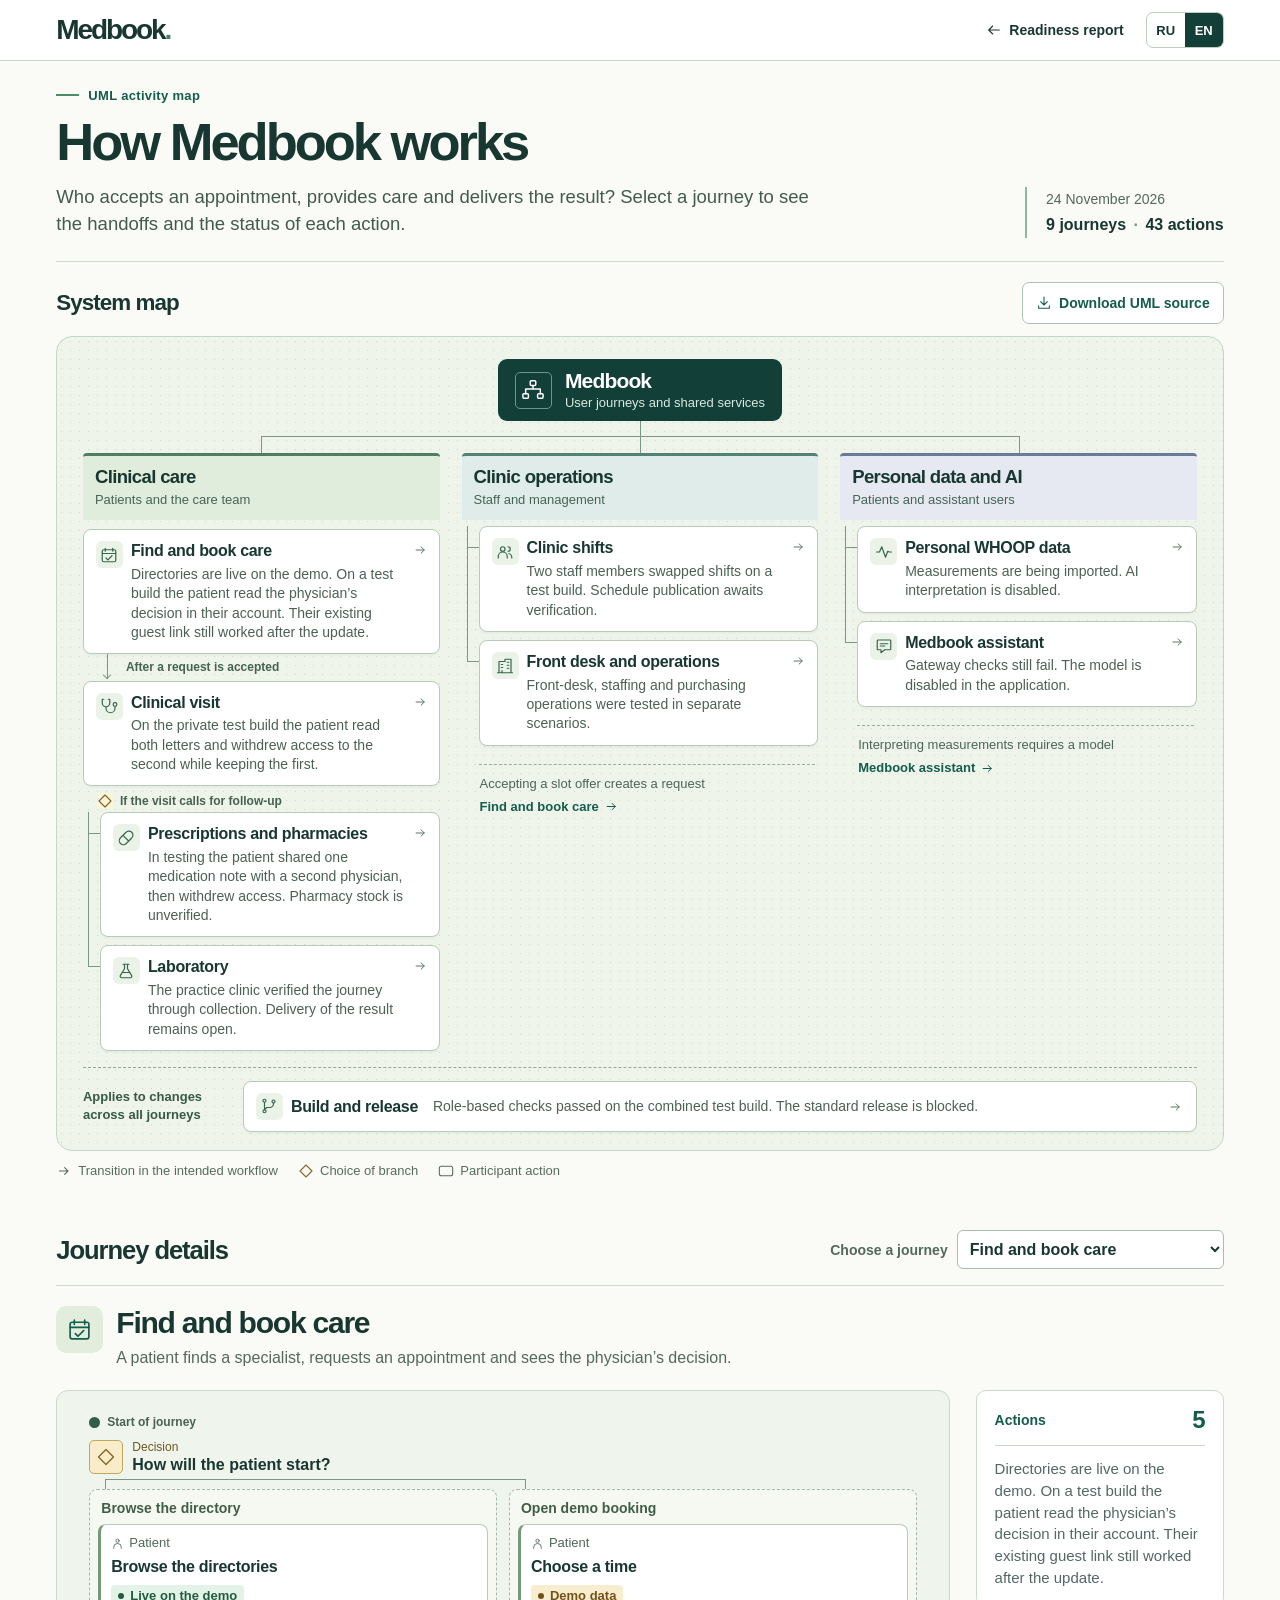
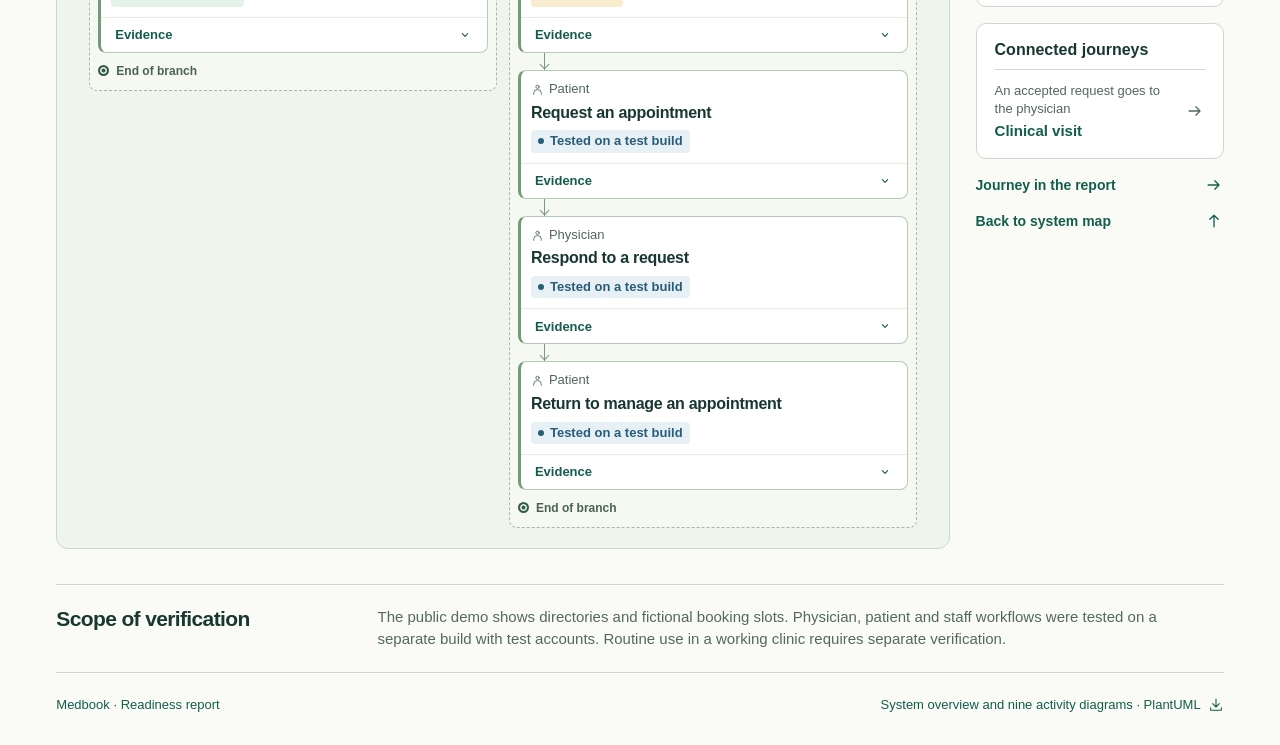
<file: uml-en.html>
<!doctype html><html lang="en"><head><meta charset="utf-8"><meta name="viewport" content="width=device-width,initial-scale=1"><meta name="robots" content="noindex,nofollow"><meta name="theme-color" content="#113f39"><title>Medbook workflow map · Medbook</title><style>:root {
  color-scheme:light;
  --ink:#183730; --green:#145d4c; --deep:#123f37; --soft:#eff5ec;
  --line:#cbd8cb; --rail:#7a9885; --muted:#53685f; --canvas:#fafbf7;
  font-family:Inter,"Helvetica Neue",Arial,sans-serif; font-size:16px; color:var(--ink); background:var(--canvas);
}
*{box-sizing:border-box} body{margin:0} a{color:inherit} h1,h2,h3,h4,p{margin:0}
h1,h2,h3,h4,strong,b{font-weight:650} button,select{font:inherit} svg{display:block;flex:none}
a:focus-visible,summary:focus-visible,select:focus-visible,h2:focus-visible{outline:3px solid #a15b0a;outline-offset:3px}
.shell{width:min(100%,1440px);margin-inline:auto;padding-inline:clamp(16px,4.4vw,72px)} .skip{position:absolute;top:-80px;z-index:5;padding:14px;background:white}.skip:focus{top:2px}
.site-header{position:sticky;top:0;z-index:4;background:#fff;border-bottom:1px solid var(--line)}.masthead,.masthead nav,.langs,.back,.source,.foot,.foot a,.legend,.legend span,.report-link,.eyebrow,.owner,.state,.terminus,.choice,.map-choice,.related a,.route-intro,.focus-tools,.release-row,.edition,.section-heading{display:flex;align-items:center}
.masthead{min-height:60px;justify-content:space-between;gap:12px}.brand{text-decoration:none;font-size:28px;font-weight:750;letter-spacing:-.075em;line-height:1}.brand span{color:#438267}.masthead nav{gap:22px}.back{gap:7px;font-size:14px;font-weight:600;text-decoration:none}.back:hover,.report-link:hover,.foot a:hover{text-decoration:underline}.back .glyph{width:16px}
.langs{flex:none;border:1px solid #bdcdbf;border-radius:7px;overflow:hidden;background:#fff}.langs a{display:grid;place-items:center;min-width:38px;min-height:34px;font-size:13px;font-weight:700;text-decoration:none}.langs a[aria-current]{background:var(--deep);color:#fff}.langs a:focus-visible{outline-offset:-3px}.intro{display:grid;grid-template-columns:minmax(0,1fr) auto;gap:35px;align-items:end;padding:clamp(19px,2.1vw,33px) 0 clamp(17px,1.8vw,27px);border-bottom:1px solid var(--line)}
.eyebrow{color:var(--green);font-size:13px;font-weight:650;letter-spacing:.025em;gap:9px;margin-bottom:12px}.eyebrow span{width:23px;height:2px;background:#4d8c67}
h1{font-size:clamp(39px,4.1vw,62px);line-height:1.03;letter-spacing:-.057em;text-wrap:balance}
.lede{font-size:clamp(17px,1.45vw,21px);line-height:1.48;max-width:780px;color:#435a50;margin-top:14px}
.edition{flex-direction:column;align-items:flex-start;gap:9px;padding:4px 0 4px 19px;border-left:2px solid #8ab99a;color:var(--muted);font-size:14px}.edition strong{color:var(--ink);font-size:16px}.edition b{color:#77947f;margin:0 3px}
.overview{padding-top:clamp(16px,1.6vw,24px);scroll-margin-top:67px}.section-heading{justify-content:space-between;gap:18px;margin-bottom:12px}.section-heading h2{font-size:clamp(22px,1.75vw,27px)}h2{font-size:clamp(26px,2.45vw,38px);line-height:1.1;letter-spacing:-.042em}.section-heading p,.route-intro p{color:var(--muted);font-size:16px;line-height:1.5;margin-top:7px}
.source,.report-link{color:var(--green);font-weight:650;text-decoration:none}.source{white-space:nowrap;border:1px solid #adc4b4;border-radius:7px;padding:10px 13px;gap:7px;background:white;font-size:14px}.source:hover{background:#f1f6ee}.source svg,.foot svg{width:16px}
.board{border:1px solid #c5d5c6;border-radius:16px;padding:22px clamp(12px,2vw,28px) 18px;background-color:#eef4ea;background-image:radial-gradient(#cbd7c8 .8px,transparent .8px);background-size:9px 9px}
.root-row{display:flex;justify-content:center;position:relative}.root-row:after{content:"";position:absolute;left:50%;top:100%;height:16px;border-left:1.5px solid var(--rail)}.root{display:flex;align-items:center;gap:13px;padding:11px 17px;background:var(--deep);color:#fff;border-radius:9px;max-width:100%}.root>span{display:grid;place-items:center;border:1px solid #70958a;border-radius:5px;width:37px;height:37px}.root>span .glyph{width:22px;height:22px}.root strong,.root small,.node-copy strong,.node-copy small,.group-heading h3,.group-heading p,.act-head>.owner,.act-head>strong,.related b{display:block}.root strong{letter-spacing:-.04em;font-size:21px;line-height:1.05}.root small{margin-top:3px;color:#d8ebe1;font-size:13px}
.map-groups{display:grid;grid-template-columns:repeat(3,minmax(0,1fr));gap:clamp(14px,1.7vw,26px);padding-top:15px}.map-group{min-width:0;position:relative;padding-top:17px}.map-group:before{content:"";position:absolute;top:0;left:50%;height:17px;border-left:1.5px solid var(--rail)}.map-group:after{content:"";position:absolute;top:0;left:0;right:calc(-1 * clamp(14px,1.7vw,26px));border-top:1.5px solid var(--rail)}.map-group:first-child:after{left:50%}.map-group:last-child:after{right:50%}
.group-heading{border-top:3px solid #4e7f62;padding:10px 12px 12px;background:#e1eddc;border-radius:4px 4px 0 0;margin-bottom:9px}.group-heading h3{font-size:clamp(16px,1.45vw,21px);line-height:1.14;letter-spacing:-.035em}.group-heading p{font-size:13px;color:#456454;margin-top:4px;line-height:1.3}.map-group:nth-child(2) .group-heading{background:#e0ece9;border-color:#518177}.map-group:nth-child(3) .group-heading{background:#e6e9f2;border-color:#697b98}
.map-node{min-width:0;width:100%;display:grid;align-items:start;grid-template-columns:27px minmax(0,1fr) 14px;gap:8px;text-decoration:none;background:#fff;border:1px solid #b8cbb9;box-shadow:0 2px 0 #173b2908;border-radius:8px;padding:11px 12px;position:relative}.map-node:hover,.map-node:focus-visible{border-color:#387452;box-shadow:0 2px 8px #173b2917;background:#fafff7}.node-icon{display:grid;place-items:center;width:27px;height:27px;color:#34674b;background:#ebf3e8;border-radius:6px}.node-icon .glyph{width:18px;height:18px}.node-go{color:#547b61;padding-top:1px}.node-go svg{width:15px;height:16px}.node-copy strong{letter-spacing:-.02em;font-size:16px;line-height:1.23}.node-copy small{font-size:14px;line-height:1.38;color:#4c6155;margin-top:4px}
.edge-text,.map-choice{color:#466351;font-size:12px;line-height:1.35;font-weight:600}.edge-text{position:relative;padding:5px 0 5px 43px}.edge-text:before{content:"";position:absolute;top:0;bottom:2px;left:24px;border-left:1.5px solid var(--rail)}.edge-text:after{content:"";position:absolute;bottom:3px;left:21.5px;width:5px;height:5px;transform:rotate(45deg);border-right:1.5px solid var(--rail);border-bottom:1.5px solid var(--rail)}
.map-choice{gap:7px;padding:7px 0 6px 14px}.map-choice svg{width:16px;height:16px;background:#faf4db;color:#806220}
.alternatives{position:relative;padding-left:17px}.alternative{position:relative;min-width:0}.alternative+.alternative{padding-top:8px}.alternative:before{content:"";position:absolute;left:-12px;top:0;bottom:0;border-left:1.5px solid var(--rail)}.alternative:last-child:before{height:22px;bottom:auto}.alternative+.alternative:last-child:before{height:30px}.alternative:after{content:"";position:absolute;top:21px;left:-12px;width:12px;border-top:1.5px solid var(--rail)}.alternative+.alternative:after{top:29px}.map-group>.alternatives{margin-top:-3px}
.cross-ref{display:block;margin:18px 3px 0 17px;border-top:1px dashed #99ad9a;padding:10px 1px 0;color:#4c6557;text-decoration:none;font-size:13px;line-height:1.45}.cross-ref:hover{text-decoration:underline}.cross-ref span{display:flex;align-items:center;gap:5px;font-weight:650;color:var(--green);margin-top:4px}.cross-ref svg{width:15px;height:15px}
.release-row{margin:16px 0 0;padding-top:13px;gap:20px;border-top:1px dashed #92a993}.release-row>span{color:#385944;font-size:13px;line-height:1.4;max-width:140px;font-weight:650}.release-row .map-node{grid-template-columns:27px minmax(0,1fr) 16px;align-items:center}.release-row .node-copy{display:flex;align-items:center;gap:15px}.release-row .node-copy strong{flex:none}.release-row .node-copy small{margin:0}
.legend{gap:20px;flex-wrap:wrap;margin:12px 0 0;color:#586b5e;font-size:13px}.legend span{gap:6px}.legend svg{width:16px;height:16px}.legend span:nth-child(2) svg{color:#886b27}
.focus-section{padding:clamp(30px,4vw,64px) 0 0}.focus-tools{justify-content:space-between;gap:15px;padding:0 0 16px;border-bottom:1px solid var(--line)}.focus-tools>h2{font-size:clamp(22px,2vw,30px)}.focus-tools label{max-width:100%;display:flex;align-items:center;gap:9px;font-size:14px;font-weight:600;color:var(--muted)}.focus-tools select{background:white;border:1px solid #a7bdaf;border-radius:6px;color:var(--ink);max-width:100%;min-width:0;padding:9px 8px;font-size:16px}
.journey{scroll-margin-top:74px;padding:20px 0 0}.journey[hidden]{display:none}.route-intro{align-items:flex-start;gap:13px;margin-bottom:20px}.route-mark{display:grid;place-items:center;width:47px;height:47px;border-radius:10px;background:#e2eddd;color:var(--green);flex:none}.route-mark svg{width:25px;height:25px}.route-intro p{max-width:720px}.route-intro h2{font-size:clamp(25px,2.35vw,35px)}.focus-grid{display:grid;grid-template-columns:minmax(0,1.85fr) minmax(220px,.8fr);align-items:start;gap:26px}.drawing{min-width:0;padding:20px clamp(12px,2.5vw,34px);border:1px solid var(--line);border-radius:12px;background:#eff4ec}.sidebar{display:grid;gap:16px}.facts,.related{padding:17px 18px;border-radius:10px;border:1px solid var(--line);background:#fff}.facts div{display:flex;align-items:center;justify-content:space-between;color:var(--green);font-size:14px;font-weight:600}.facts div strong{font-size:24px;line-height:1;letter-spacing:-.04em}.facts p{margin-top:13px;padding-top:12px;border-top:1px solid var(--line);font-size:15px;line-height:1.45;color:var(--muted)}.related>strong{font-size:16px}.related a{justify-content:space-between;gap:8px;padding:12px 0 0;margin-top:10px;border-top:1px solid var(--line);text-decoration:none;font-size:13px;color:var(--muted);line-height:1.4}.related b{font-size:15px;color:var(--green);margin-top:2px}.related a:hover b{text-decoration:underline}.report-link{justify-content:space-between;gap:6px;font-size:14px}
.route{list-style:none;padding:0;margin:0}.activity{min-width:0;position:relative;border:1px solid #b7cbb9;border-left:3px solid #739b77;border-radius:8px;background:#fff}.activity+.activity{margin-top:17px}.activity+.activity:before,.drawing>.choice:before{content:"";position:absolute;height:17px;border-left:1.5px solid var(--rail);top:-18px;left:23px}.activity+.activity:after{content:"";position:absolute;width:6px;height:6px;top:-10px;left:20.5px;border-right:1.5px solid var(--rail);border-bottom:1.5px solid var(--rail);transform:rotate(45deg)}.act-head{padding:12px 15px 10px}.act-head>.owner{display:flex;gap:5px;color:#51685b;font-size:13px;line-height:1.3;margin-bottom:5px}.owner svg{width:13px;height:13px}.act-head>strong{font-size:17px;line-height:1.28;letter-spacing:-.018em}.state{display:inline-flex;font-size:13px;font-weight:600;line-height:1.25;padding:3px 7px;border-radius:4px;margin-top:7px;color:#3f544b;background:#eaf0eb;gap:6px;width:fit-content}.state:before{content:"";width:6px;height:6px;flex:none;border-radius:50%;background:currentColor}.s-live{color:#205c40;background:#e4f3e7}.s-demo{color:#735218;background:#f8edcf}.s-stand{color:#295c78;background:#e7f0f5}.s-part{color:#654e7d;background:#eee9f4}.s-fail,.s-hold{color:#8e382e;background:#fae6e1}.s-off{color:#755143;background:#f3e9df}.s-gap{color:#495962;background:#ebeff0}
.activity details{border-top:1px solid #e5ece5}.activity summary{cursor:pointer;list-style:none;display:flex;align-items:center;justify-content:space-between;color:var(--green);font-size:13px;font-weight:600;min-height:34px;padding:6px 14px}.activity summary::-webkit-details-marker{display:none}.activity summary:hover{background:#f3f7f2}.activity summary svg{width:16px;height:16px;transition:transform .15s}.activity details[open] summary svg{transform:rotate(180deg)}.activity details p{padding:3px 15px 13px;font-size:15px;line-height:1.48;color:#465d50}
.terminus{gap:7px;color:#496253;font-size:12px;min-height:22px;font-weight:600;margin-bottom:7px}.terminus i{width:11px;height:11px;border-radius:50%;background:#335d48}.terminus.end{margin:7px 0 0}.end i{border:2px solid #335d48;box-shadow:inset 0 0 0 1.5px #f0f5eb}.choice{position:relative;gap:9px;margin-bottom:9px}.drawing>.route+.choice{margin-top:17px}.drawing>.terminus+.choice:before{display:none}.choice svg{background:#f8eccb;border:1px solid #c3a957;border-radius:5px;width:34px;height:34px;padding:6px;color:#86671e}.choice span>*{display:block}.choice small{color:#6d591e;font-size:12px}.choice strong{font-size:16px;margin-top:2px}.drawing>.alternatives{padding-left:24px}.drawing .branch{border-radius:8px;padding:8px;border:1px dashed #a4b8a5;background:#f6f9f2}.branch h4{color:#405e47;font-size:14px;line-height:1.3;margin:1px 3px 7px}.drawing .alternative+.alternative{padding-top:13px}.drawing .alternative+.alternative:after{top:34px}.drawing .alternative+.alternative:last-child:before{height:35px}
.limits{display:grid;grid-template-columns:minmax(175px,.7fr) minmax(0,2fr);gap:25px;border-block:1px solid var(--line);padding:21px 0;margin-top:35px}.limits h2{font-size:21px;line-height:1.25;letter-spacing:-.03em}.limits p{color:var(--muted);line-height:1.5;font-size:15px;max-width:800px}
.foot{justify-content:space-between;gap:18px;padding-block:22px 30px}.foot a{font-size:13px;line-height:1.4;gap:7px;text-decoration:none;color:var(--green)}
@media(max-width:950px){.map-node{grid-template-columns:minmax(0,1fr) 13px;gap:5px;padding:9px}.node-icon{display:none}.release-row .node-icon{display:grid}.release-row .node-copy{display:block}.release-row .node-copy small{margin-top:3px}.focus-grid{grid-template-columns:minmax(0,1.7fr) minmax(195px,.8fr);gap:16px}.edition{padding-left:12px}.node-copy small{font-size:13px}.legend{gap:12px}}
@media(min-width:1100px){.drawing>.alternatives{display:grid;grid-template-columns:repeat(2,minmax(0,1fr));align-items:start;gap:12px;padding:15px 0 0}.drawing>.alternatives:has(>.alternative:nth-child(3)){grid-template-columns:repeat(3,minmax(0,1fr))}.drawing>.alternatives>.alternative,.drawing>.alternatives>.alternative+.alternative{padding:0}.drawing>.alternatives>.alternative:before,.drawing>.alternatives>.alternative:last-child:before{top:-10px;left:16px;height:10px;bottom:auto}.drawing>.alternatives>.alternative:after,.drawing>.alternatives>.alternative+.alternative:after{top:-10px;left:-12px;right:-12px;width:auto}.drawing>.alternatives>.alternative:first-child:after{left:16px}.drawing>.alternatives>.alternative:last-child:after{right:calc(100% - 16px)}.drawing .choice{margin-bottom:0}.drawing .branch .act-head{padding:10px}.drawing .branch .act-head>strong{font-size:16px}.drawing .branch details p{padding-inline:10px}.focus-grid:has(.choice){grid-template-columns:minmax(0,2.7fr) minmax(210px,.75fr)}}
@media(max-width:740px){.intro{display:block}.edition{margin-top:14px;border:0;padding:0;flex-direction:row;align-items:center;flex-wrap:wrap;gap:7px 14px}.edition strong,.edition{font-size:13px}.section-heading{align-items:start}.map-groups{display:block;padding:0 0 0 15px;margin:10px 0 0}.root-row{justify-content:flex-start}.root-row:after{left:3px;height:11px;top:100%}.map-group{padding:0 0 12px 0}.map-group:before,.map-group:first-child:before,.map-group:last-child:before{left:-12px;top:0;bottom:0;height:auto}.map-group:last-child:before{height:20px;bottom:auto}.map-group:after,.map-group:first-child:after,.map-group:last-child:after{left:-12px;right:auto;top:19px;width:12px}.group-heading{margin-bottom:7px;padding:8px 10px}.map-node{grid-template-columns:26px minmax(0,1fr) 15px;gap:7px;padding:9px 10px}.node-icon{display:grid}.node-copy small{font-size:14px}.map-group>.alternatives{margin-top:0}.cross-ref{margin-top:11px}.release-row{gap:8px;align-items:stretch;flex-direction:column;margin-top:2px}.release-row>span{max-width:none}.release-row .node-copy strong{white-space:normal}.legend{gap:6px 12px}.focus-grid,.limits{grid-template-columns:1fr}.sidebar{grid-template-columns:repeat(2,minmax(0,1fr))}.limits{gap:8px}.section-heading,.focus-tools{flex-wrap:wrap}.drawing{padding:16px}.foot{align-items:flex-start}.masthead{min-height:60px}}
@media(max-width:480px){.masthead nav{gap:8px}.brand{font-size:24px}.back{font-size:12px;gap:3px}.back svg{width:13px}.langs a{min-width:29px;min-height:34px}.intro{padding-top:18px}.eyebrow{margin-bottom:8px}.lede{font-size:17px;line-height:1.4}.section-heading{gap:10px;margin-bottom:12px}.section-heading p{font-size:15px}.source{padding:8px 10px}.board{padding:12px 9px;border-radius:10px}.root{padding:9px 11px;gap:9px}.root small{font-size:12px}.map-groups{padding-left:11px}.group-heading{padding-left:8px}.map-group:before,.map-group:first-child:before,.map-group:last-child:before{left:-8px}.map-group:after,.map-group:first-child:after,.map-group:last-child:after{left:-8px;width:8px}.map-node{grid-template-columns:minmax(0,1fr) 13px;padding:9px}.node-icon{display:none}.release-row .map-node{grid-template-columns:minmax(0,1fr) 13px}.release-row .node-icon{display:none}.node-copy small{font-size:13px}.map-choice{padding-left:4px}.legend{display:grid;font-size:12px}.focus-tools{align-items:flex-start;gap:10px}.focus-tools label{align-items:flex-start;flex-direction:column;gap:4px;width:100%}.focus-tools select{width:100%}.route-mark{width:37px;height:37px;border-radius:8px}.route-mark svg{width:20px}.route-intro{gap:8px}.route-intro p{font-size:15px}.drawing{padding:11px 8px}.drawing>.alternatives{padding-left:15px}.drawing .branch{padding:6px}.act-head{padding:10px}.act-head>strong{font-size:16px}.activity summary{min-height:39px;padding-inline:10px}.sidebar{grid-template-columns:1fr;gap:12px}.foot{flex-direction:column;gap:10px}.focus-section{padding-top:30px}}
@media print{.focus-tools label,.source,.langs,.report-link,.foot,.skip,.cross-ref{display:none}.journey[hidden]{display:block}.site-header{border:0}.activity{break-inside:avoid}.map-node,.related a{text-decoration:none}.drawing .branch{break-inside:avoid}.intro,.overview{padding-top:12px}.journey{break-before:page}.board{background:#fafbf7}.focus-grid{display:block}.sidebar{margin-top:10px}.activity details>p{display:block}}
</style></head><body>
    <a href="#overview" class="skip">Skip to the map</a>
    <header class="site-header"><div class="shell masthead"><a class="brand" href="en.html" aria-label="Medbook">Medbook<span>.</span></a><nav aria-label="Navigation"><a class="back" href="en.html"><svg class="glyph" width="20" height="20" viewBox="0 0 24 24" fill="none" stroke="currentColor" stroke-width="1.6" stroke-linecap="round" stroke-linejoin="round" aria-hidden="true"><path d="m10 6-6 6 6 6M4 12h16"/></svg>Readiness report</a><div class="langs" role="group" aria-label="Language"><a hreflang="ru" lang="ru" aria-label="Русский" class="other-language" href="uml.html">RU</a><a hreflang="en" lang="en" aria-label="English" aria-current="page" href="uml-en.html">EN</a></div></nav></div></header>
    <main class="shell"><section class="intro"><div><p class="eyebrow"><span></span>UML activity map</p><h1>How Medbook works</h1><p class="lede">Who accepts an appointment, provides care and delivers the result? Select a journey to see the handoffs and the status of each action.</p></div><div class="edition"><span>24 November 2026</span><strong>9 journeys <b>·</b> 43 actions</strong></div></section>
    <section id="overview" class="overview" aria-labelledby="overview-title"><div class="section-heading"><div><h2 id="overview-title">System map</h2></div><a class="source" href="medbook-full-en.puml" download><svg class="glyph" width="20" height="20" viewBox="0 0 24 24" fill="none" stroke="currentColor" stroke-width="1.6" stroke-linecap="round" stroke-linejoin="round" aria-hidden="true"><path d="M12 3v12m-5-5 5 5 5-5M4 16v4h16v-4"/></svg>Download UML source</a></div>
    <div class="board"><div class="root-row"><div class="root"><span><svg class="glyph" width="20" height="20" viewBox="0 0 24 24" fill="none" stroke="currentColor" stroke-width="1.6" stroke-linecap="round" stroke-linejoin="round" aria-hidden="true"><rect x="9" y="2" width="6" height="5" rx="1"/><path d="M12 7v4m-8 5v-5h16v5"/><rect x="1" y="16" width="6" height="5" rx="1"/><rect x="17" y="16" width="6" height="5" rx="1"/></svg></span><div><strong>Medbook</strong><small>User journeys and shared services</small></div></div></div>
    <div class="map-groups"><section class="map-group"><div class="group-heading"><h3>Clinical care</h3><p>Patients and the care team</p></div><a class="map-node" href="#flow-care"><span class="node-icon"><svg class="glyph" width="20" height="20" viewBox="0 0 24 24" fill="none" stroke="currentColor" stroke-width="1.6" stroke-linecap="round" stroke-linejoin="round" aria-hidden="true"><rect x="3" y="5" width="18" height="16" rx="2"/><path d="M7 3v4m10-4v4M3 10h18m-13 6 2.5 2.5L16 13"/></svg></span><span class="node-copy"><strong>Find and book care</strong><small>Directories are live on the demo. On a test build the patient read the physician’s decision in their account. Their existing guest link still worked after the update.</small></span><span class="node-go"><svg class="glyph" width="20" height="20" viewBox="0 0 24 24" fill="none" stroke="currentColor" stroke-width="1.6" stroke-linecap="round" stroke-linejoin="round" aria-hidden="true"><path d="M5 12h13m-5-5 5 5-5 5"/></svg></span></a><div class="edge-text">After a request is accepted</div><a class="map-node" href="#flow-visit"><span class="node-icon"><svg class="glyph" width="20" height="20" viewBox="0 0 24 24" fill="none" stroke="currentColor" stroke-width="1.6" stroke-linecap="round" stroke-linejoin="round" aria-hidden="true"><path d="M5 3H3v5a5 5 0 0 0 10 0V3h-2m-3 10v2a6 6 0 0 0 12 0v-2"/><circle cx="20" cy="10" r="2.5"/></svg></span><span class="node-copy"><strong>Clinical visit</strong><small>On the private test build the patient read both letters and withdrew access to the second while keeping the first.</small></span><span class="node-go"><svg class="glyph" width="20" height="20" viewBox="0 0 24 24" fill="none" stroke="currentColor" stroke-width="1.6" stroke-linecap="round" stroke-linejoin="round" aria-hidden="true"><path d="M5 12h13m-5-5 5 5-5 5"/></svg></span></a><div class="map-choice"><svg class="glyph" width="20" height="20" viewBox="0 0 24 24" fill="none" stroke="currentColor" stroke-width="1.6" stroke-linecap="round" stroke-linejoin="round" aria-hidden="true"><path d="m12 3 9 9-9 9-9-9 9-9z"/></svg>If the visit calls for follow-up</div><div class="alternatives"><div class="alternative"><a class="map-node" href="#flow-medication"><span class="node-icon"><svg class="glyph" width="20" height="20" viewBox="0 0 24 24" fill="none" stroke="currentColor" stroke-width="1.6" stroke-linecap="round" stroke-linejoin="round" aria-hidden="true"><path d="m4.7 19.3 0 0a5.4 5.4 0 0 1 0-7.6l7-7a5.4 5.4 0 1 1 7.6 7.6l-7 7a5.4 5.4 0 0 1-7.6 0zM8 8.5l7.5 7.5"/></svg></span><span class="node-copy"><strong>Prescriptions and pharmacies</strong><small>In testing the patient shared one medication note with a second physician, then withdrew access. Pharmacy stock is unverified.</small></span><span class="node-go"><svg class="glyph" width="20" height="20" viewBox="0 0 24 24" fill="none" stroke="currentColor" stroke-width="1.6" stroke-linecap="round" stroke-linejoin="round" aria-hidden="true"><path d="M5 12h13m-5-5 5 5-5 5"/></svg></span></a></div><div class="alternative"><a class="map-node" href="#flow-lab"><span class="node-icon"><svg class="glyph" width="20" height="20" viewBox="0 0 24 24" fill="none" stroke="currentColor" stroke-width="1.6" stroke-linecap="round" stroke-linejoin="round" aria-hidden="true"><path d="M8 3h8m-6 0v6l-5.6 9.2A2 2 0 0 0 6.1 21h11.8a2 2 0 0 0 1.7-2.8L14 9V3M8 14h8"/></svg></span><span class="node-copy"><strong>Laboratory</strong><small>The practice clinic verified the journey through collection. Delivery of the result remains open.</small></span><span class="node-go"><svg class="glyph" width="20" height="20" viewBox="0 0 24 24" fill="none" stroke="currentColor" stroke-width="1.6" stroke-linecap="round" stroke-linejoin="round" aria-hidden="true"><path d="M5 12h13m-5-5 5 5-5 5"/></svg></span></a></div></div></section><section class="map-group"><div class="group-heading"><h3>Clinic operations</h3><p>Staff and management</p></div><div class="alternatives"><div class="alternative"><a class="map-node" href="#flow-staff"><span class="node-icon"><svg class="glyph" width="20" height="20" viewBox="0 0 24 24" fill="none" stroke="currentColor" stroke-width="1.6" stroke-linecap="round" stroke-linejoin="round" aria-hidden="true"><circle cx="9" cy="8" r="3"/><path d="M3 20v-2a6 6 0 0 1 12 0v2M16 5a3 3 0 0 1 0 6m1 3a5 5 0 0 1 4 4v2"/></svg></span><span class="node-copy"><strong>Clinic shifts</strong><small>Two staff members swapped shifts on a test build. Schedule publication awaits verification.</small></span><span class="node-go"><svg class="glyph" width="20" height="20" viewBox="0 0 24 24" fill="none" stroke="currentColor" stroke-width="1.6" stroke-linecap="round" stroke-linejoin="round" aria-hidden="true"><path d="M5 12h13m-5-5 5 5-5 5"/></svg></span></a></div><div class="alternative"><a class="map-node" href="#flow-clinic"><span class="node-icon"><svg class="glyph" width="20" height="20" viewBox="0 0 24 24" fill="none" stroke="currentColor" stroke-width="1.6" stroke-linecap="round" stroke-linejoin="round" aria-hidden="true"><path d="M4 21V6h8V3h8v18M2 21h20M7 10h2m-2 4h2m6-7h2m-2 4h2m-2 4h2m-9 6v-3"/></svg></span><span class="node-copy"><strong>Front desk and operations</strong><small>Front-desk, staffing and purchasing operations were tested in separate scenarios.</small></span><span class="node-go"><svg class="glyph" width="20" height="20" viewBox="0 0 24 24" fill="none" stroke="currentColor" stroke-width="1.6" stroke-linecap="round" stroke-linejoin="round" aria-hidden="true"><path d="M5 12h13m-5-5 5 5-5 5"/></svg></span></a></div></div><a class="cross-ref" href="#flow-care">Accepting a slot offer creates a request<span>Find and book care<svg class="glyph" width="20" height="20" viewBox="0 0 24 24" fill="none" stroke="currentColor" stroke-width="1.6" stroke-linecap="round" stroke-linejoin="round" aria-hidden="true"><path d="M5 12h13m-5-5 5 5-5 5"/></svg></span></a></section><section class="map-group"><div class="group-heading"><h3>Personal data and AI</h3><p>Patients and assistant users</p></div><div class="alternatives"><div class="alternative"><a class="map-node" href="#flow-whoop"><span class="node-icon"><svg class="glyph" width="20" height="20" viewBox="0 0 24 24" fill="none" stroke="currentColor" stroke-width="1.6" stroke-linecap="round" stroke-linejoin="round" aria-hidden="true"><path d="M2 12h4l3-7 5 14 3-8 2 1h3"/></svg></span><span class="node-copy"><strong>Personal WHOOP data</strong><small>Measurements are being imported. AI interpretation is disabled.</small></span><span class="node-go"><svg class="glyph" width="20" height="20" viewBox="0 0 24 24" fill="none" stroke="currentColor" stroke-width="1.6" stroke-linecap="round" stroke-linejoin="round" aria-hidden="true"><path d="M5 12h13m-5-5 5 5-5 5"/></svg></span></a></div><div class="alternative"><a class="map-node" href="#flow-ai"><span class="node-icon"><svg class="glyph" width="20" height="20" viewBox="0 0 24 24" fill="none" stroke="currentColor" stroke-width="1.6" stroke-linecap="round" stroke-linejoin="round" aria-hidden="true"><path d="M20 4H4a1 1 0 0 0-1 1v11a1 1 0 0 0 1 1h4v4l5-4h7a1 1 0 0 0 1-1V5a1 1 0 0 0-1-1zM7 9h10M7 12h6"/></svg></span><span class="node-copy"><strong>Medbook assistant</strong><small>Gateway checks still fail. The model is disabled in the application.</small></span><span class="node-go"><svg class="glyph" width="20" height="20" viewBox="0 0 24 24" fill="none" stroke="currentColor" stroke-width="1.6" stroke-linecap="round" stroke-linejoin="round" aria-hidden="true"><path d="M5 12h13m-5-5 5 5-5 5"/></svg></span></a></div></div><a class="cross-ref" href="#flow-ai">Interpreting measurements requires a model<span>Medbook assistant<svg class="glyph" width="20" height="20" viewBox="0 0 24 24" fill="none" stroke="currentColor" stroke-width="1.6" stroke-linecap="round" stroke-linejoin="round" aria-hidden="true"><path d="M5 12h13m-5-5 5 5-5 5"/></svg></span></a></section></div><div class="release-row"><span>Applies to changes across all journeys</span><a class="map-node" href="#flow-release"><span class="node-icon"><svg class="glyph" width="20" height="20" viewBox="0 0 24 24" fill="none" stroke="currentColor" stroke-width="1.6" stroke-linecap="round" stroke-linejoin="round" aria-hidden="true"><circle cx="6" cy="5" r="2"/><circle cx="6" cy="19" r="2"/><circle cx="18" cy="6" r="2"/><path d="M6 7v10m12-9v1a5 5 0 0 1-5 5H9l-3 3"/></svg></span><span class="node-copy"><strong>Build and release</strong><small>Role-based checks passed on the combined test build. The standard release is blocked.</small></span><span class="node-go"><svg class="glyph" width="20" height="20" viewBox="0 0 24 24" fill="none" stroke="currentColor" stroke-width="1.6" stroke-linecap="round" stroke-linejoin="round" aria-hidden="true"><path d="M5 12h13m-5-5 5 5-5 5"/></svg></span></a></div></div>
    <div class="legend" aria-label="Map key"><span><svg class="glyph" width="20" height="20" viewBox="0 0 24 24" fill="none" stroke="currentColor" stroke-width="1.6" stroke-linecap="round" stroke-linejoin="round" aria-hidden="true"><path d="M5 12h13m-5-5 5 5-5 5"/></svg>Transition in the intended workflow</span><span><svg class="glyph" width="20" height="20" viewBox="0 0 24 24" fill="none" stroke="currentColor" stroke-width="1.6" stroke-linecap="round" stroke-linejoin="round" aria-hidden="true"><path d="m12 3 9 9-9 9-9-9 9-9z"/></svg>Choice of branch</span><span><svg class="glyph" width="20" height="20" viewBox="0 0 24 24" fill="none" stroke="currentColor" stroke-width="1.6" stroke-linecap="round" stroke-linejoin="round" aria-hidden="true"><rect x="2" y="5" width="20" height="14" rx="3"/></svg>Participant action</span></div></section>
    <section class="focus-section" id="journeys"><div class="focus-tools"><h2>Journey details</h2><label>Choose a journey<select id="pick"><option value="care">Find and book care</option><option value="visit">Clinical visit</option><option value="whoop">Personal WHOOP data</option><option value="staff">Clinic shifts</option><option value="medication">Prescriptions and pharmacies</option><option value="lab">Laboratory</option><option value="clinic">Front desk and operations</option><option value="ai">Medbook assistant</option><option value="release">Build and release</option></select></label></div><article id="flow-care" class="journey" data-key="care" aria-labelledby="title-care">
          <header class="route-intro"><div class="route-mark"><svg class="glyph" width="20" height="20" viewBox="0 0 24 24" fill="none" stroke="currentColor" stroke-width="1.6" stroke-linecap="round" stroke-linejoin="round" aria-hidden="true"><rect x="3" y="5" width="18" height="16" rx="2"/><path d="M7 3v4m10-4v4M3 10h18m-13 6 2.5 2.5L16 13"/></svg></div><div><h2 id="title-care" tabindex="-1">Find and book care</h2><p>A patient finds a specialist, requests an appointment and sees the physician’s decision.</p></div></header>
          <div class="focus-grid"><div class="drawing"><div class="terminus"><i></i>Start of journey</div><div class="choice"><svg class="glyph" width="20" height="20" viewBox="0 0 24 24" fill="none" stroke="currentColor" stroke-width="1.6" stroke-linecap="round" stroke-linejoin="round" aria-hidden="true"><path d="m12 3 9 9-9 9-9-9 9-9z"/></svg><span><small>Decision</small><strong>How will the patient start?</strong></span></div><div class="alternatives"><div class="alternative"><section class="branch"><h4>Browse the directory</h4><ol class="route"><li class="activity" data-index="0"><div class="act-head"><span class="owner"><svg class="glyph" width="20" height="20" viewBox="0 0 24 24" fill="none" stroke="currentColor" stroke-width="1.6" stroke-linecap="round" stroke-linejoin="round" aria-hidden="true"><circle cx="12" cy="7" r="3"/><path d="M5 21v-2a7 7 0 0 1 14 0v2"/></svg>Patient</span><strong>Browse the directories</strong><span class="state s-live">Live on the demo</span></div><details><summary>Evidence<svg class="glyph" width="20" height="20" viewBox="0 0 24 24" fill="none" stroke="currentColor" stroke-width="1.6" stroke-linecap="round" stroke-linejoin="round" aria-hidden="true"><path d="m8 10 4 4 4-4"/></svg></summary><p>The home page and public API returned matching counts of specialist profiles, facilities and pharmacies.</p></details></li></ol><div class="terminus end"><i></i>End of branch</div></section></div><div class="alternative"><section class="branch"><h4>Open demo booking</h4><ol class="route"><li class="activity" data-index="1"><div class="act-head"><span class="owner"><svg class="glyph" width="20" height="20" viewBox="0 0 24 24" fill="none" stroke="currentColor" stroke-width="1.6" stroke-linecap="round" stroke-linejoin="round" aria-hidden="true"><circle cx="12" cy="7" r="3"/><path d="M5 21v-2a7 7 0 0 1 14 0v2"/></svg>Patient</span><strong>Choose a time</strong><span class="state s-demo">Demo data</span></div><details><summary>Evidence<svg class="glyph" width="20" height="20" viewBox="0 0 24 24" fill="none" stroke="currentColor" stroke-width="1.6" stroke-linecap="round" stroke-linejoin="round" aria-hidden="true"><path d="m8 10 4 4 4-4"/></svg></summary><p>Eight fictional profiles offer appointment slots on mobile and desktop. The directory has no live connection to the specialists’ calendars.</p></details></li><li class="activity" data-index="2"><div class="act-head"><span class="owner"><svg class="glyph" width="20" height="20" viewBox="0 0 24 24" fill="none" stroke="currentColor" stroke-width="1.6" stroke-linecap="round" stroke-linejoin="round" aria-hidden="true"><circle cx="12" cy="7" r="3"/><path d="M5 21v-2a7 7 0 0 1 14 0v2"/></svg>Patient</span><strong>Request an appointment</strong><span class="state s-stand">Tested on a test build</span></div><details><summary>Evidence<svg class="glyph" width="20" height="20" viewBox="0 0 24 24" fill="none" stroke="currentColor" stroke-width="1.6" stroke-linecap="round" stroke-linejoin="round" aria-hidden="true"><path d="m8 10 4 4 4-4"/></svg></summary><p>The selected clinic received one request. When the server response was lost, the patient recovered that booking from their account without submitting it again.</p></details></li><li class="activity" data-index="3"><div class="act-head"><span class="owner"><svg class="glyph" width="20" height="20" viewBox="0 0 24 24" fill="none" stroke="currentColor" stroke-width="1.6" stroke-linecap="round" stroke-linejoin="round" aria-hidden="true"><circle cx="12" cy="7" r="3"/><path d="M5 21v-2a7 7 0 0 1 14 0v2"/></svg>Physician</span><strong>Respond to a request</strong><span class="state s-stand">Tested on a test build</span></div><details><summary>Evidence<svg class="glyph" width="20" height="20" viewBox="0 0 24 24" fill="none" stroke="currentColor" stroke-width="1.6" stroke-linecap="round" stroke-linejoin="round" aria-hidden="true"><path d="m8 10 4 4 4-4"/></svg></summary><p>The physician offered another available time. The patient accepted in their account and reception saw the new time on the same appointment.</p></details></li><li class="activity" data-index="4"><div class="act-head"><span class="owner"><svg class="glyph" width="20" height="20" viewBox="0 0 24 24" fill="none" stroke="currentColor" stroke-width="1.6" stroke-linecap="round" stroke-linejoin="round" aria-hidden="true"><circle cx="12" cy="7" r="3"/><path d="M5 21v-2a7 7 0 0 1 14 0v2"/></svg>Patient</span><strong>Return to manage an appointment</strong><span class="state s-stand">Tested on a test build</span></div><details><summary>Evidence<svg class="glyph" width="20" height="20" viewBox="0 0 24 24" fill="none" stroke="currentColor" stroke-width="1.6" stroke-linecap="round" stroke-linejoin="round" aria-hidden="true"><path d="m8 10 4 4 4-4"/></svg></summary><p>The patient booked a follow-up with the same physician from a completed visit. Both appointments stayed in the account. The physician and front desk received the new request.</p></details></li></ol><div class="terminus end"><i></i>End of branch</div></section></div></div></div><div class="sidebar"><div class="facts"><div><span>Actions</span><strong>5</strong></div><p>Directories are live on the demo. On a test build the patient read the physician’s decision in their account. Their existing guest link still worked after the update.</p></div><aside class="related"><strong>Connected journeys</strong><a href="#flow-visit"><span>An accepted request goes to the physician<b>Clinical visit</b></span><svg class="glyph" width="20" height="20" viewBox="0 0 24 24" fill="none" stroke="currentColor" stroke-width="1.6" stroke-linecap="round" stroke-linejoin="round" aria-hidden="true"><path d="M5 12h13m-5-5 5 5-5 5"/></svg></a></aside><a class="report-link" href="en.html#flow-care">Journey in the report<svg class="glyph" width="20" height="20" viewBox="0 0 24 24" fill="none" stroke="currentColor" stroke-width="1.6" stroke-linecap="round" stroke-linejoin="round" aria-hidden="true"><path d="M5 12h13m-5-5 5 5-5 5"/></svg></a><a class="report-link" href="#overview">Back to system map<svg class="glyph" width="20" height="20" viewBox="0 0 24 24" fill="none" stroke="currentColor" stroke-width="1.6" stroke-linecap="round" stroke-linejoin="round" aria-hidden="true"><path d="M12 19V5m-5 5 5-5 5 5"/></svg></a></div></div>
          </article><article id="flow-visit" class="journey" data-key="visit" aria-labelledby="title-visit">
          <header class="route-intro"><div class="route-mark"><svg class="glyph" width="20" height="20" viewBox="0 0 24 24" fill="none" stroke="currentColor" stroke-width="1.6" stroke-linecap="round" stroke-linejoin="round" aria-hidden="true"><path d="M5 3H3v5a5 5 0 0 0 10 0V3h-2m-3 10v2a6 6 0 0 0 12 0v-2"/><circle cx="20" cy="10" r="2.5"/></svg></div><div><h2 id="title-visit" tabindex="-1">Clinical visit</h2><p>Follow an accepted appointment through to a visit summary the patient can open.</p></div></header>
          <div class="focus-grid"><div class="drawing"><div class="terminus"><i></i>Start of journey</div><ol class="route"><li class="activity" data-index="0"><div class="act-head"><span class="owner"><svg class="glyph" width="20" height="20" viewBox="0 0 24 24" fill="none" stroke="currentColor" stroke-width="1.6" stroke-linecap="round" stroke-linejoin="round" aria-hidden="true"><circle cx="12" cy="7" r="3"/><path d="M5 21v-2a7 7 0 0 1 14 0v2"/></svg>Physician, patient and receptionist</span><strong>Start and finish the booked visit</strong><span class="state s-stand">Tested on a test build</span></div><details><summary>Evidence<svg class="glyph" width="20" height="20" viewBox="0 0 24 24" fill="none" stroke="currentColor" stroke-width="1.6" stroke-linecap="round" stroke-linejoin="round" aria-hidden="true"><path d="m8 10 4 4 4-4"/></svg></summary><p>One patient checked in, saw the visit start and saw it finish. On that same visit, the treating physician read the consultant’s result. Reception saw the closure.</p></details></li></ol><div class="choice"><svg class="glyph" width="20" height="20" viewBox="0 0 24 24" fill="none" stroke="currentColor" stroke-width="1.6" stroke-linecap="round" stroke-linejoin="round" aria-hidden="true"><path d="m12 3 9 9-9 9-9-9 9-9z"/></svg><span><small>Decision</small><strong>Choose a task</strong></span></div><div class="alternatives"><div class="alternative"><section class="branch"><h4>Manage the schedule</h4><ol class="route"><li class="activity" data-index="1"><div class="act-head"><span class="owner"><svg class="glyph" width="20" height="20" viewBox="0 0 24 24" fill="none" stroke="currentColor" stroke-width="1.6" stroke-linecap="round" stroke-linejoin="round" aria-hidden="true"><circle cx="12" cy="7" r="3"/><path d="M5 21v-2a7 7 0 0 1 14 0v2"/></svg>Physician</span><strong>Change appointment hours</strong><span class="state s-stand">Tested on a test build</span></div><details><summary>Evidence<svg class="glyph" width="20" height="20" viewBox="0 0 24 24" fill="none" stroke="currentColor" stroke-width="1.6" stroke-linecap="round" stroke-linejoin="round" aria-hidden="true"><path d="m8 10 4 4 4-4"/></svg></summary><p>A physician closed one clinic to new bookings. The existing patient and reception saw a notice. Another patient could still book at the second clinic.</p></details></li></ol><div class="terminus end"><i></i>End of branch</div></section></div><div class="alternative"><section class="branch"><h4>Conduct a visit</h4><ol class="route"><li class="activity" data-index="2"><div class="act-head"><span class="owner"><svg class="glyph" width="20" height="20" viewBox="0 0 24 24" fill="none" stroke="currentColor" stroke-width="1.6" stroke-linecap="round" stroke-linejoin="round" aria-hidden="true"><circle cx="12" cy="7" r="3"/><path d="M5 21v-2a7 7 0 0 1 14 0v2"/></svg>Two physicians</span><strong>Return and review a consultation result</strong><span class="state s-stand">Tested on a test build</span></div><details><summary>Evidence<svg class="glyph" width="20" height="20" viewBox="0 0 24 24" fill="none" stroke="currentColor" stroke-width="1.6" stroke-linecap="round" stroke-linejoin="round" aria-hidden="true"><path d="m8 10 4 4 4-4"/></svg></summary><p>The consultant returned a result. The treating physician read it in the original visit and confirmed review. The consultant saw the acknowledgment.</p></details></li><li class="activity" data-index="4"><div class="act-head"><span class="owner"><svg class="glyph" width="20" height="20" viewBox="0 0 24 24" fill="none" stroke="currentColor" stroke-width="1.6" stroke-linecap="round" stroke-linejoin="round" aria-hidden="true"><circle cx="12" cy="7" r="3"/><path d="M5 21v-2a7 7 0 0 1 14 0v2"/></svg>Patient</span><strong>Read the physician’s letter</strong><span class="state s-stand">Tested on a test build</span></div><details><summary>Evidence<svg class="glyph" width="20" height="20" viewBox="0 0 24 24" fill="none" stroke="currentColor" stroke-width="1.6" stroke-linecap="round" stroke-linejoin="round" aria-hidden="true"><path d="m8 10 4 4 4-4"/></svg></summary><p>The patient read a letter after each visit. They withdrew consent for the second letter and could still read the first.</p></details></li></ol><div class="terminus end"><i></i>End of branch</div></section></div><div class="alternative"><section class="branch"><h4>Video consultation</h4><ol class="route"><li class="activity" data-index="3"><div class="act-head"><span class="owner"><svg class="glyph" width="20" height="20" viewBox="0 0 24 24" fill="none" stroke="currentColor" stroke-width="1.6" stroke-linecap="round" stroke-linejoin="round" aria-hidden="true"><circle cx="12" cy="7" r="3"/><path d="M5 21v-2a7 7 0 0 1 14 0v2"/></svg>Physician and patient</span><strong>Hold a video visit</strong><span class="state s-part">Partial implementation</span></div><details><summary>Evidence<svg class="glyph" width="20" height="20" viewBox="0 0 24 24" fill="none" stroke="currentColor" stroke-width="1.6" stroke-linecap="round" stroke-linejoin="round" aria-hidden="true"><path d="m8 10 4 4 4-4"/></svg></summary><p>Pages exist for both participants, along with a visit service. On the public demo, the checked URLs were closed. No two-person call was confirmed there.</p></details></li></ol><div class="terminus end"><i></i>End of branch</div></section></div></div></div><div class="sidebar"><div class="facts"><div><span>Actions</span><strong>5</strong></div><p>On the private test build the patient read both letters and withdrew access to the second while keeping the first.</p></div><aside class="related"><strong>Connected journeys</strong><a href="#flow-medication"><span>Medication order<b>Prescriptions and pharmacies</b></span><svg class="glyph" width="20" height="20" viewBox="0 0 24 24" fill="none" stroke="currentColor" stroke-width="1.6" stroke-linecap="round" stroke-linejoin="round" aria-hidden="true"><path d="M5 12h13m-5-5 5 5-5 5"/></svg></a><a href="#flow-lab"><span>Diagnostic order<b>Laboratory</b></span><svg class="glyph" width="20" height="20" viewBox="0 0 24 24" fill="none" stroke="currentColor" stroke-width="1.6" stroke-linecap="round" stroke-linejoin="round" aria-hidden="true"><path d="M5 12h13m-5-5 5 5-5 5"/></svg></a></aside><a class="report-link" href="en.html#flow-visit">Journey in the report<svg class="glyph" width="20" height="20" viewBox="0 0 24 24" fill="none" stroke="currentColor" stroke-width="1.6" stroke-linecap="round" stroke-linejoin="round" aria-hidden="true"><path d="M5 12h13m-5-5 5 5-5 5"/></svg></a><a class="report-link" href="#overview">Back to system map<svg class="glyph" width="20" height="20" viewBox="0 0 24 24" fill="none" stroke="currentColor" stroke-width="1.6" stroke-linecap="round" stroke-linejoin="round" aria-hidden="true"><path d="M12 19V5m-5 5 5-5 5 5"/></svg></a></div></div>
          </article><article id="flow-whoop" class="journey" data-key="whoop" aria-labelledby="title-whoop">
          <header class="route-intro"><div class="route-mark"><svg class="glyph" width="20" height="20" viewBox="0 0 24 24" fill="none" stroke="currentColor" stroke-width="1.6" stroke-linecap="round" stroke-linejoin="round" aria-hidden="true"><path d="M2 12h4l3-7 5 14 3-8 2 1h3"/></svg></div><div><h2 id="title-whoop" tabindex="-1">Personal WHOOP data</h2><p>From the device owner’s consent to viewing and interpreting their own measurements.</p></div></header>
          <div class="focus-grid"><div class="drawing"><div class="terminus"><i></i>Start of journey</div><ol class="route"><li class="activity" data-index="0"><div class="act-head"><span class="owner"><svg class="glyph" width="20" height="20" viewBox="0 0 24 24" fill="none" stroke="currentColor" stroke-width="1.6" stroke-linecap="round" stroke-linejoin="round" aria-hidden="true"><circle cx="12" cy="7" r="3"/><path d="M5 21v-2a7 7 0 0 1 14 0v2"/></svg>Patient</span><strong>Connect a WHOOP account</strong><span class="state s-live">Live on the demo</span></div><details><summary>Evidence<svg class="glyph" width="20" height="20" viewBox="0 0 24 24" fill="none" stroke="currentColor" stroke-width="1.6" stroke-linecap="round" stroke-linejoin="round" aria-hidden="true"><path d="m8 10 4 4 4-4"/></svg></summary><p>The server recorded one active connection. The aggregate data do not identify the owner.</p></details></li><li class="activity" data-index="1"><div class="act-head"><span class="owner"><svg class="glyph" width="20" height="20" viewBox="0 0 24 24" fill="none" stroke="currentColor" stroke-width="1.6" stroke-linecap="round" stroke-linejoin="round" aria-hidden="true"><circle cx="12" cy="7" r="3"/><path d="M5 21v-2a7 7 0 0 1 14 0v2"/></svg>Server</span><strong>Save measurements</strong><span class="state s-live">Live on the demo</span></div><details><summary>Evidence<svg class="glyph" width="20" height="20" viewBox="0 0 24 24" fill="none" stroke="currentColor" stroke-width="1.6" stroke-linecap="round" stroke-linejoin="round" aria-hidden="true"><path d="m8 10 4 4 4-4"/></svg></summary><p>The server recorded 22 sleep events, 16 recovery events and 20 cycles. Eight syncs completed. The last was on 22 November at 16:53 Yerevan time.</p></details></li><li class="activity" data-index="2"><div class="act-head"><span class="owner"><svg class="glyph" width="20" height="20" viewBox="0 0 24 24" fill="none" stroke="currentColor" stroke-width="1.6" stroke-linecap="round" stroke-linejoin="round" aria-hidden="true"><circle cx="12" cy="7" r="3"/><path d="M5 21v-2a7 7 0 0 1 14 0v2"/></svg>Patient</span><strong>View only personal data</strong><span class="state s-stand">Tested on a test build</span></div><details><summary>Evidence<svg class="glyph" width="20" height="20" viewBox="0 0 24 24" fill="none" stroke="currentColor" stroke-width="1.6" stroke-linecap="round" stroke-linejoin="round" aria-hidden="true"><path d="m8 10 4 4 4-4"/></svg></summary><p>On the test build, two test patients could access only their own data. The demo rejected a signed-out request. The complete dashboard still needs verification with two real users.</p></details></li><li class="activity" data-index="3"><div class="act-head"><span class="owner"><svg class="glyph" width="20" height="20" viewBox="0 0 24 24" fill="none" stroke="currentColor" stroke-width="1.6" stroke-linecap="round" stroke-linejoin="round" aria-hidden="true"><circle cx="12" cy="7" r="3"/><path d="M5 21v-2a7 7 0 0 1 14 0v2"/></svg>AI</span><strong>Explain trends</strong><span class="state s-off">Disabled</span></div><details><summary>Evidence<svg class="glyph" width="20" height="20" viewBox="0 0 24 24" fill="none" stroke="currentColor" stroke-width="1.6" stroke-linecap="round" stroke-linejoin="round" aria-hidden="true"><path d="m8 10 4 4 4-4"/></svg></summary><p>The public demo has no model connected to WHOOP. Its AI request log contained zero entries.</p></details></li></ol><div class="terminus end"><i></i>End of journey</div></div><div class="sidebar"><div class="facts"><div><span>Actions</span><strong>4</strong></div><p>Measurements are being imported. AI interpretation is disabled.</p></div><aside class="related"><strong>Connected journeys</strong><a href="#flow-ai"><span>Interpreting measurements requires a model<b>Medbook assistant</b></span><svg class="glyph" width="20" height="20" viewBox="0 0 24 24" fill="none" stroke="currentColor" stroke-width="1.6" stroke-linecap="round" stroke-linejoin="round" aria-hidden="true"><path d="M5 12h13m-5-5 5 5-5 5"/></svg></a></aside><a class="report-link" href="en.html#flow-whoop">Journey in the report<svg class="glyph" width="20" height="20" viewBox="0 0 24 24" fill="none" stroke="currentColor" stroke-width="1.6" stroke-linecap="round" stroke-linejoin="round" aria-hidden="true"><path d="M5 12h13m-5-5 5 5-5 5"/></svg></a><a class="report-link" href="#overview">Back to system map<svg class="glyph" width="20" height="20" viewBox="0 0 24 24" fill="none" stroke="currentColor" stroke-width="1.6" stroke-linecap="round" stroke-linejoin="round" aria-hidden="true"><path d="M12 19V5m-5 5 5-5 5 5"/></svg></a></div></div>
          </article><article id="flow-staff" class="journey" data-key="staff" aria-labelledby="title-staff">
          <header class="route-intro"><div class="route-mark"><svg class="glyph" width="20" height="20" viewBox="0 0 24 24" fill="none" stroke="currentColor" stroke-width="1.6" stroke-linecap="round" stroke-linejoin="round" aria-hidden="true"><circle cx="9" cy="8" r="3"/><path d="M3 20v-2a6 6 0 0 1 12 0v2M16 5a3 3 0 0 1 0 6m1 3a5 5 0 0 1 4 4v2"/></svg></div><div><h2 id="title-staff" tabindex="-1">Clinic shifts</h2><p>Two staff members see the manager’s decision and check their shift.</p></div></header>
          <div class="focus-grid"><div class="drawing"><div class="terminus"><i></i>Start of journey</div><ol class="route"><li class="activity" data-index="0"><div class="act-head"><span class="owner"><svg class="glyph" width="20" height="20" viewBox="0 0 24 24" fill="none" stroke="currentColor" stroke-width="1.6" stroke-linecap="round" stroke-linejoin="round" aria-hidden="true"><circle cx="12" cy="7" r="3"/><path d="M5 21v-2a7 7 0 0 1 14 0v2"/></svg>Staff member</span><strong>Accept an invitation</strong><span class="state s-stand">Tested on a test build</span></div><details><summary>Evidence<svg class="glyph" width="20" height="20" viewBox="0 0 24 24" fill="none" stroke="currentColor" stroke-width="1.6" stroke-linecap="round" stroke-linejoin="round" aria-hidden="true"><path d="m8 10 4 4 4-4"/></svg></summary><p>On the private test build, accepting an invitation opened an active staff session.</p></details></li><li class="activity" data-index="1"><div class="act-head"><span class="owner"><svg class="glyph" width="20" height="20" viewBox="0 0 24 24" fill="none" stroke="currentColor" stroke-width="1.6" stroke-linecap="round" stroke-linejoin="round" aria-hidden="true"><circle cx="12" cy="7" r="3"/><path d="M5 21v-2a7 7 0 0 1 14 0v2"/></svg>Staff member</span><strong>View an assigned shift</strong><span class="state s-stand">Tested on a test build</span></div><details><summary>Evidence<svg class="glyph" width="20" height="20" viewBox="0 0 24 24" fill="none" stroke="currentColor" stroke-width="1.6" stroke-linecap="round" stroke-linejoin="round" aria-hidden="true"><path d="m8 10 4 4 4-4"/></svg></summary><p>The staff member saw their own shift. The staff session could not open the physician workspace.</p></details></li><li class="activity" data-index="2"><div class="act-head"><span class="owner"><svg class="glyph" width="20" height="20" viewBox="0 0 24 24" fill="none" stroke="currentColor" stroke-width="1.6" stroke-linecap="round" stroke-linejoin="round" aria-hidden="true"><circle cx="12" cy="7" r="3"/><path d="M5 21v-2a7 7 0 0 1 14 0v2"/></svg>Two staff members</span><strong>Request and accept a swap</strong><span class="state s-stand">Tested on a test build</span></div><details><summary>Evidence<svg class="glyph" width="20" height="20" viewBox="0 0 24 24" fill="none" stroke="currentColor" stroke-width="1.6" stroke-linecap="round" stroke-linejoin="round" aria-hidden="true"><path d="m8 10 4 4 4-4"/></svg></summary><p>One staff member requested the swap and the other accepted it in a separate session.</p></details></li><li class="activity" data-index="3"><div class="act-head"><span class="owner"><svg class="glyph" width="20" height="20" viewBox="0 0 24 24" fill="none" stroke="currentColor" stroke-width="1.6" stroke-linecap="round" stroke-linejoin="round" aria-hidden="true"><circle cx="12" cy="7" r="3"/><path d="M5 21v-2a7 7 0 0 1 14 0v2"/></svg>Manager</span><strong>Approve the request</strong><span class="state s-stand">Tested on a test build</span></div><details><summary>Evidence<svg class="glyph" width="20" height="20" viewBox="0 0 24 24" fill="none" stroke="currentColor" stroke-width="1.6" stroke-linecap="round" stroke-linejoin="round" aria-hidden="true"><path d="m8 10 4 4 4-4"/></svg></summary><p>Both employees saw the decision. After a lost response, the manager could distinguish their own decision from one recorded by a second manager.</p></details></li><li class="activity" data-index="4"><div class="act-head"><span class="owner"><svg class="glyph" width="20" height="20" viewBox="0 0 24 24" fill="none" stroke="currentColor" stroke-width="1.6" stroke-linecap="round" stroke-linejoin="round" aria-hidden="true"><circle cx="12" cy="7" r="3"/><path d="M5 21v-2a7 7 0 0 1 14 0v2"/></svg>Facility and staff</span><strong>Check the shift against the published schedule</strong><span class="state s-stand">Tested on a test build</span></div><details><summary>Evidence<svg class="glyph" width="20" height="20" viewBox="0 0 24 24" fill="none" stroke="currentColor" stroke-width="1.6" stroke-linecap="round" stroke-linejoin="round" aria-hidden="true"><path d="m8 10 4 4 4-4"/></svg></summary><p>Both employees saw the version, assigned colleague and later withdrawal. The planning module published the test schedule. The public manager workspace remains closed.</p></details></li></ol><div class="terminus end"><i></i>End of journey</div></div><div class="sidebar"><div class="facts"><div><span>Actions</span><strong>5</strong></div><p>Two staff members swapped shifts on a test build. Schedule publication awaits verification.</p></div><a class="report-link" href="en.html#flow-staff">Journey in the report<svg class="glyph" width="20" height="20" viewBox="0 0 24 24" fill="none" stroke="currentColor" stroke-width="1.6" stroke-linecap="round" stroke-linejoin="round" aria-hidden="true"><path d="M5 12h13m-5-5 5 5-5 5"/></svg></a><a class="report-link" href="#overview">Back to system map<svg class="glyph" width="20" height="20" viewBox="0 0 24 24" fill="none" stroke="currentColor" stroke-width="1.6" stroke-linecap="round" stroke-linejoin="round" aria-hidden="true"><path d="M12 19V5m-5 5 5-5 5 5"/></svg></a></div></div>
          </article><article id="flow-medication" class="journey" data-key="medication" aria-labelledby="title-medication">
          <header class="route-intro"><div class="route-mark"><svg class="glyph" width="20" height="20" viewBox="0 0 24 24" fill="none" stroke="currentColor" stroke-width="1.6" stroke-linecap="round" stroke-linejoin="round" aria-hidden="true"><path d="m4.7 19.3 0 0a5.4 5.4 0 0 1 0-7.6l7-7a5.4 5.4 0 1 1 7.6 7.6l-7 7a5.4 5.4 0 0 1-7.6 0zM8 8.5l7.5 7.5"/></svg></div><div><h2 id="title-medication" tabindex="-1">Prescriptions and pharmacies</h2><p>From looking up a medicine to safe prescribing, current branch availability and dispensing.</p></div></header>
          <div class="focus-grid"><div class="drawing"><div class="terminus"><i></i>Start of journey</div><ol class="route"><li class="activity" data-index="0"><div class="act-head"><span class="owner"><svg class="glyph" width="20" height="20" viewBox="0 0 24 24" fill="none" stroke="currentColor" stroke-width="1.6" stroke-linecap="round" stroke-linejoin="round" aria-hidden="true"><circle cx="12" cy="7" r="3"/><path d="M5 21v-2a7 7 0 0 1 14 0v2"/></svg>Patient</span><strong>Find a medicine and a pharmacy</strong><span class="state s-live">Live on the demo</span></div><details><summary>Evidence<svg class="glyph" width="20" height="20" viewBox="0 0 24 24" fill="none" stroke="currentColor" stroke-width="1.6" stroke-linecap="round" stroke-linejoin="round" aria-hidden="true"><path d="m8 10 4 4 4-4"/></svg></summary><p>The demo provides a dated medicines register and a pharmacy directory. Entries identify the source and show package and dosage details where the register supplies them.</p></details></li><li class="activity" data-index="1"><div class="act-head"><span class="owner"><svg class="glyph" width="20" height="20" viewBox="0 0 24 24" fill="none" stroke="currentColor" stroke-width="1.6" stroke-linecap="round" stroke-linejoin="round" aria-hidden="true"><circle cx="12" cy="7" r="3"/><path d="M5 21v-2a7 7 0 0 1 14 0v2"/></svg>Physician</span><strong>Reconcile prescriptions</strong><span class="state s-part">Partial implementation</span></div><details><summary>Evidence<svg class="glyph" width="20" height="20" viewBox="0 0 24 24" fill="none" stroke="currentColor" stroke-width="1.6" stroke-linecap="round" stroke-linejoin="round" aria-hidden="true"><path d="m8 10 4 4 4-4"/></svg></summary><p>Code exists for reconciling prescriptions from different physicians, authorizing prescriptions and checking interactions. The latter two passed independent review. The full shared-chart journey awaits acceptance.</p></details></li><li class="activity" data-index="2"><div class="act-head"><span class="owner"><svg class="glyph" width="20" height="20" viewBox="0 0 24 24" fill="none" stroke="currentColor" stroke-width="1.6" stroke-linecap="round" stroke-linejoin="round" aria-hidden="true"><circle cx="12" cy="7" r="3"/><path d="M5 21v-2a7 7 0 0 1 14 0v2"/></svg>Physician</span><strong>Assess a conflict or alternative</strong><span class="state s-gap">Unverified</span></div><details><summary>Evidence<svg class="glyph" width="20" height="20" viewBox="0 0 24 24" fill="none" stroke="currentColor" stroke-width="1.6" stroke-linecap="round" stroke-linejoin="round" aria-hidden="true"><path d="m8 10 4 4 4-4"/></svg></summary><p>This needs a shared list with an identifiable prescriber for each item, validated rules and a physician’s decision the patient can see. Clinical acceptance remains open.</p></details></li><li class="activity" data-index="3"><div class="act-head"><span class="owner"><svg class="glyph" width="20" height="20" viewBox="0 0 24 24" fill="none" stroke="currentColor" stroke-width="1.6" stroke-linecap="round" stroke-linejoin="round" aria-hidden="true"><circle cx="12" cy="7" r="3"/><path d="M5 21v-2a7 7 0 0 1 14 0v2"/></svg>Pharmacy</span><strong>Confirm stock and price</strong><span class="state s-gap">Unverified</span></div><details><summary>Evidence<svg class="glyph" width="20" height="20" viewBox="0 0 24 24" fill="none" stroke="currentColor" stroke-width="1.6" stroke-linecap="round" stroke-linejoin="round" aria-hidden="true"><path d="m8 10 4 4 4-4"/></svg></summary><p>The test build shows the branch phone alongside the registered pack. The pharmacy confirms stock and price by phone.</p></details></li><li class="activity" data-index="4"><div class="act-head"><span class="owner"><svg class="glyph" width="20" height="20" viewBox="0 0 24 24" fill="none" stroke="currentColor" stroke-width="1.6" stroke-linecap="round" stroke-linejoin="round" aria-hidden="true"><circle cx="12" cy="7" r="3"/><path d="M5 21v-2a7 7 0 0 1 14 0v2"/></svg>Pharmacist</span><strong>Dispense the prescribed medicine</strong><span class="state s-gap">Unverified</span></div><details><summary>Evidence<svg class="glyph" width="20" height="20" viewBox="0 0 24 24" fill="none" stroke="currentColor" stroke-width="1.6" stroke-linecap="round" stroke-linejoin="round" aria-hidden="true"><path d="m8 10 4 4 4-4"/></svg></summary><p>Components exist for inventory and dispensing. Fulfilling a specific prescription and updating the patient’s status on the demo remain unverified.</p></details></li></ol><div class="terminus end"><i></i>End of journey</div></div><div class="sidebar"><div class="facts"><div><span>Actions</span><strong>5</strong></div><p>In testing the patient shared one medication note with a second physician, then withdrew access. Pharmacy stock is unverified.</p></div><aside class="related"><strong>Connected journeys</strong><a href="#flow-visit"><span>Back to the visit<b>Clinical visit</b></span><svg class="glyph" width="20" height="20" viewBox="0 0 24 24" fill="none" stroke="currentColor" stroke-width="1.6" stroke-linecap="round" stroke-linejoin="round" aria-hidden="true"><path d="M5 12h13m-5-5 5 5-5 5"/></svg></a></aside><a class="report-link" href="en.html#flow-medication">Journey in the report<svg class="glyph" width="20" height="20" viewBox="0 0 24 24" fill="none" stroke="currentColor" stroke-width="1.6" stroke-linecap="round" stroke-linejoin="round" aria-hidden="true"><path d="M5 12h13m-5-5 5 5-5 5"/></svg></a><a class="report-link" href="#overview">Back to system map<svg class="glyph" width="20" height="20" viewBox="0 0 24 24" fill="none" stroke="currentColor" stroke-width="1.6" stroke-linecap="round" stroke-linejoin="round" aria-hidden="true"><path d="M12 19V5m-5 5 5-5 5 5"/></svg></a></div></div>
          </article><article id="flow-lab" class="journey" data-key="lab" aria-labelledby="title-lab">
          <header class="route-intro"><div class="route-mark"><svg class="glyph" width="20" height="20" viewBox="0 0 24 24" fill="none" stroke="currentColor" stroke-width="1.6" stroke-linecap="round" stroke-linejoin="round" aria-hidden="true"><path d="M8 3h8m-6 0v6l-5.6 9.2A2 2 0 0 0 6.1 21h11.8a2 2 0 0 0 1.7-2.8L14 9V3M8 14h8"/></svg></div><div><h2 id="title-lab" tabindex="-1">Laboratory</h2><p>Follow a test order through to delivery of its result to the treating physician.</p></div></header>
          <div class="focus-grid"><div class="drawing"><div class="terminus"><i></i>Start of journey</div><ol class="route"><li class="activity" data-index="0"><div class="act-head"><span class="owner"><svg class="glyph" width="20" height="20" viewBox="0 0 24 24" fill="none" stroke="currentColor" stroke-width="1.6" stroke-linecap="round" stroke-linejoin="round" aria-hidden="true"><circle cx="12" cy="7" r="3"/><path d="M5 21v-2a7 7 0 0 1 14 0v2"/></svg>Physician and patient</span><strong>Order a test</strong><span class="state s-stand">Tested on a test build</span></div><details><summary>Evidence<svg class="glyph" width="20" height="20" viewBox="0 0 24 24" fill="none" stroke="currentColor" stroke-width="1.6" stroke-linecap="round" stroke-linejoin="round" aria-hidden="true"><path d="m8 10 4 4 4-4"/></svg></summary><p>In the practice clinic the physician proposed an investigation. Consent created one order. Declining created none.</p></details></li><li class="activity" data-index="1"><div class="act-head"><span class="owner"><svg class="glyph" width="20" height="20" viewBox="0 0 24 24" fill="none" stroke="currentColor" stroke-width="1.6" stroke-linecap="round" stroke-linejoin="round" aria-hidden="true"><circle cx="12" cy="7" r="3"/><path d="M5 21v-2a7 7 0 0 1 14 0v2"/></svg>Laboratory employee</span><strong>Acknowledge the clinic order</strong><span class="state s-stand">Tested on a test build</span></div><details><summary>Evidence<svg class="glyph" width="20" height="20" viewBox="0 0 24 24" fill="none" stroke="currentColor" stroke-width="1.6" stroke-linecap="round" stroke-linejoin="round" aria-hidden="true"><path d="m8 10 4 4 4-4"/></svg></summary><p>An employee with clinic-specific access accepted the order. A stricter identity check removed it from the inbox. The patient and physician saw the acknowledgement.</p></details></li><li class="activity" data-index="2"><div class="act-head"><span class="owner"><svg class="glyph" width="20" height="20" viewBox="0 0 24 24" fill="none" stroke="currentColor" stroke-width="1.6" stroke-linecap="round" stroke-linejoin="round" aria-hidden="true"><circle cx="12" cy="7" r="3"/><path d="M5 21v-2a7 7 0 0 1 14 0v2"/></svg>Laboratory employee</span><strong>Register a specimen</strong><span class="state s-stand">Tested on a test build</span></div><details><summary>Evidence<svg class="glyph" width="20" height="20" viewBox="0 0 24 24" fill="none" stroke="currentColor" stroke-width="1.6" stroke-linecap="round" stroke-linejoin="round" aria-hidden="true"><path d="m8 10 4 4 4-4"/></svg></summary><p>A clinic employee with collection permission records the specimen. The patient and physician see the time. Only the lab sees the label code.</p></details></li><li class="activity" data-index="3"><div class="act-head"><span class="owner"><svg class="glyph" width="20" height="20" viewBox="0 0 24 24" fill="none" stroke="currentColor" stroke-width="1.6" stroke-linecap="round" stroke-linejoin="round" aria-hidden="true"><circle cx="12" cy="7" r="3"/><path d="M5 21v-2a7 7 0 0 1 14 0v2"/></svg>Lab technician</span><strong>Review the worklist and result</strong><span class="state s-part">Partial implementation</span></div><details><summary>Evidence<svg class="glyph" width="20" height="20" viewBox="0 0 24 24" fill="none" stroke="currentColor" stroke-width="1.6" stroke-linecap="round" stroke-linejoin="round" aria-hidden="true"><path d="m8 10 4 4 4-4"/></svg></summary><p>The worklist and validation files matched the accepted source exactly. Both components have tests. The public laboratory entry point returned HTTP 404.</p></details></li><li class="activity" data-index="4"><div class="act-head"><span class="owner"><svg class="glyph" width="20" height="20" viewBox="0 0 24 24" fill="none" stroke="currentColor" stroke-width="1.6" stroke-linecap="round" stroke-linejoin="round" aria-hidden="true"><circle cx="12" cy="7" r="3"/><path d="M5 21v-2a7 7 0 0 1 14 0v2"/></svg>Physician</span><strong>Receive the released report</strong><span class="state s-gap">Unverified</span></div><details><summary>Evidence<svg class="glyph" width="20" height="20" viewBox="0 0 24 24" fill="none" stroke="currentColor" stroke-width="1.6" stroke-linecap="round" stroke-linejoin="round" aria-hidden="true"><path d="m8 10 4 4 4-4"/></svg></summary><p>The evidence contains no run from specimen collection to delivery of the report to the correct physician in the published workspace.</p></details></li></ol><div class="terminus end"><i></i>End of journey</div></div><div class="sidebar"><div class="facts"><div><span>Actions</span><strong>5</strong></div><p>The practice clinic verified the journey through collection. Delivery of the result remains open.</p></div><aside class="related"><strong>Connected journeys</strong><a href="#flow-visit"><span>Report for the treating physician<b>Clinical visit</b></span><svg class="glyph" width="20" height="20" viewBox="0 0 24 24" fill="none" stroke="currentColor" stroke-width="1.6" stroke-linecap="round" stroke-linejoin="round" aria-hidden="true"><path d="M5 12h13m-5-5 5 5-5 5"/></svg></a></aside><a class="report-link" href="en.html#flow-lab">Journey in the report<svg class="glyph" width="20" height="20" viewBox="0 0 24 24" fill="none" stroke="currentColor" stroke-width="1.6" stroke-linecap="round" stroke-linejoin="round" aria-hidden="true"><path d="M5 12h13m-5-5 5 5-5 5"/></svg></a><a class="report-link" href="#overview">Back to system map<svg class="glyph" width="20" height="20" viewBox="0 0 24 24" fill="none" stroke="currentColor" stroke-width="1.6" stroke-linecap="round" stroke-linejoin="round" aria-hidden="true"><path d="M12 19V5m-5 5 5-5 5 5"/></svg></a></div></div>
          </article><article id="flow-clinic" class="journey" data-key="clinic" aria-labelledby="title-clinic">
          <header class="route-intro"><div class="route-mark"><svg class="glyph" width="20" height="20" viewBox="0 0 24 24" fill="none" stroke="currentColor" stroke-width="1.6" stroke-linecap="round" stroke-linejoin="round" aria-hidden="true"><path d="M4 21V6h8V3h8v18M2 21h20M7 10h2m-2 4h2m6-7h2m-2 4h2m-2 4h2m-9 6v-3"/></svg></div><div><h2 id="title-clinic" tabindex="-1">Front desk and operations</h2><p>From offering an available slot to managing staff, purchasing and finance.</p></div></header>
          <div class="focus-grid"><div class="drawing"><div class="terminus"><i></i>Start of journey</div><div class="choice"><svg class="glyph" width="20" height="20" viewBox="0 0 24 24" fill="none" stroke="currentColor" stroke-width="1.6" stroke-linecap="round" stroke-linejoin="round" aria-hidden="true"><path d="m12 3 9 9-9 9-9-9 9-9z"/></svg><span><small>Decision</small><strong>Choose a facility operation</strong></span></div><div class="alternatives"><div class="alternative"><section class="branch"><h4>Front desk</h4><ol class="route"><li class="activity" data-index="0"><div class="act-head"><span class="owner"><svg class="glyph" width="20" height="20" viewBox="0 0 24 24" fill="none" stroke="currentColor" stroke-width="1.6" stroke-linecap="round" stroke-linejoin="round" aria-hidden="true"><circle cx="12" cy="7" r="3"/><path d="M5 21v-2a7 7 0 0 1 14 0v2"/></svg>Front desk</span><strong>Check in for an in-person visit</strong><span class="state s-stand">Tested on a test build</span></div><details><summary>Evidence<svg class="glyph" width="20" height="20" viewBox="0 0 24 24" fill="none" stroke="currentColor" stroke-width="1.6" stroke-linecap="round" stroke-linejoin="round" aria-hidden="true"><path d="m8 10 4 4 4-4"/></svg></summary><p>The receptionist checked in the patient. The patient and booked physician saw the arrival time. The other clinic could not see the booking.</p></details></li></ol><div class="terminus end"><i></i>End of branch</div></section></div><div class="alternative"><section class="branch"><h4>Staffing</h4><ol class="route"><li class="activity" data-index="1"><div class="act-head"><span class="owner"><svg class="glyph" width="20" height="20" viewBox="0 0 24 24" fill="none" stroke="currentColor" stroke-width="1.6" stroke-linecap="round" stroke-linejoin="round" aria-hidden="true"><circle cx="12" cy="7" r="3"/><path d="M5 21v-2a7 7 0 0 1 14 0v2"/></svg>Manager</span><strong>Manage staff and service requests</strong><span class="state s-stand">Tested on a test build</span></div><details><summary>Evidence<svg class="glyph" width="20" height="20" viewBox="0 0 24 24" fill="none" stroke="currentColor" stroke-width="1.6" stroke-linecap="round" stroke-linejoin="round" aria-hidden="true"><path d="m8 10 4 4 4-4"/></svg></summary><p>The manager saw the clinic’s daily appointment counts alongside its staffing board. The totals matched reception after the visit ended. Withdrawing access removed the summary.</p></details></li></ol><div class="terminus end"><i></i>End of branch</div></section></div><div class="alternative"><section class="branch"><h4>Purchasing and finance</h4><ol class="route"><li class="activity" data-index="2"><div class="act-head"><span class="owner"><svg class="glyph" width="20" height="20" viewBox="0 0 24 24" fill="none" stroke="currentColor" stroke-width="1.6" stroke-linecap="round" stroke-linejoin="round" aria-hidden="true"><circle cx="12" cy="7" r="3"/><path d="M5 21v-2a7 7 0 0 1 14 0v2"/></svg>Purchaser</span><strong>Review a purchase and commission</strong><span class="state s-stand">Tested on a test build</span></div><details><summary>Evidence<svg class="glyph" width="20" height="20" viewBox="0 0 24 24" fill="none" stroke="currentColor" stroke-width="1.6" stroke-linecap="round" stroke-linejoin="round" aria-hidden="true"><path d="m8 10 4 4 4-4"/></svg></summary><p>A separate test build verified purchase access and commission disclosure. It denied access to a user from another facility.</p></details></li><li class="activity" data-index="3"><div class="act-head"><span class="owner"><svg class="glyph" width="20" height="20" viewBox="0 0 24 24" fill="none" stroke="currentColor" stroke-width="1.6" stroke-linecap="round" stroke-linejoin="round" aria-hidden="true"><circle cx="12" cy="7" r="3"/><path d="M5 21v-2a7 7 0 0 1 14 0v2"/></svg>Warehouse and accounting</span><strong>Reconcile delivery, payment and stock</strong><span class="state s-part">Partial implementation</span></div><details><summary>Evidence<svg class="glyph" width="20" height="20" viewBox="0 0 24 24" fill="none" stroke="currentColor" stroke-width="1.6" stroke-linecap="round" stroke-linejoin="round" aria-hidden="true"><path d="m8 10 4 4 4-4"/></svg></summary><p>The release includes lot receipt, stock movements and recalls, forecasting, pricing and accounting. A full delivery and a real payment remain unverified.</p></details></li></ol><div class="terminus end"><i></i>End of branch</div></section></div></div></div><div class="sidebar"><div class="facts"><div><span>Actions</span><strong>4</strong></div><p>Front-desk, staffing and purchasing operations were tested in separate scenarios.</p></div><aside class="related"><strong>Connected journeys</strong><a href="#flow-care"><span>Accepting a slot offer creates a request<b>Find and book care</b></span><svg class="glyph" width="20" height="20" viewBox="0 0 24 24" fill="none" stroke="currentColor" stroke-width="1.6" stroke-linecap="round" stroke-linejoin="round" aria-hidden="true"><path d="M5 12h13m-5-5 5 5-5 5"/></svg></a></aside><a class="report-link" href="en.html#flow-clinic">Journey in the report<svg class="glyph" width="20" height="20" viewBox="0 0 24 24" fill="none" stroke="currentColor" stroke-width="1.6" stroke-linecap="round" stroke-linejoin="round" aria-hidden="true"><path d="M5 12h13m-5-5 5 5-5 5"/></svg></a><a class="report-link" href="#overview">Back to system map<svg class="glyph" width="20" height="20" viewBox="0 0 24 24" fill="none" stroke="currentColor" stroke-width="1.6" stroke-linecap="round" stroke-linejoin="round" aria-hidden="true"><path d="M12 19V5m-5 5 5-5 5 5"/></svg></a></div></div>
          </article><article id="flow-ai" class="journey" data-key="ai" aria-labelledby="title-ai">
          <header class="route-intro"><div class="route-mark"><svg class="glyph" width="20" height="20" viewBox="0 0 24 24" fill="none" stroke="currentColor" stroke-width="1.6" stroke-linecap="round" stroke-linejoin="round" aria-hidden="true"><path d="M20 4H4a1 1 0 0 0-1 1v11a1 1 0 0 0 1 1h4v4l5-4h7a1 1 0 0 0 1-1V5a1 1 0 0 0-1-1zM7 9h10M7 12h6"/></svg></div><div><h2 id="title-ai" tabindex="-1">Medbook assistant</h2><p>From a question the user is authorized to ask to a model answer grounded in sources.</p></div></header>
          <div class="focus-grid"><div class="drawing"><div class="terminus"><i></i>Start of journey</div><ol class="route"><li class="activity" data-index="0"><div class="act-head"><span class="owner"><svg class="glyph" width="20" height="20" viewBox="0 0 24 24" fill="none" stroke="currentColor" stroke-width="1.6" stroke-linecap="round" stroke-linejoin="round" aria-hidden="true"><circle cx="12" cy="7" r="3"/><path d="M5 21v-2a7 7 0 0 1 14 0v2"/></svg>User</span><strong>Ask a question under an assigned role</strong><span class="state s-stand">Tested on a test build</span></div><details><summary>Evidence<svg class="glyph" width="20" height="20" viewBox="0 0 24 24" fill="none" stroke="currentColor" stroke-width="1.6" stroke-linecap="round" stroke-linejoin="round" aria-hidden="true"><path d="m8 10 4 4 4-4"/></svg></summary><p>Role-based instructions and sessions were tested on an application test build. The public assistant entry point returned HTTP 404.</p></details></li><li class="activity" data-index="1"><div class="act-head"><span class="owner"><svg class="glyph" width="20" height="20" viewBox="0 0 24 24" fill="none" stroke="currentColor" stroke-width="1.6" stroke-linecap="round" stroke-linejoin="round" aria-hidden="true"><circle cx="12" cy="7" r="3"/><path d="M5 21v-2a7 7 0 0 1 14 0v2"/></svg>AI gateway</span><strong>Select sources and tools</strong><span class="state s-stand">Tested on a test build</span></div><details><summary>Evidence<svg class="glyph" width="20" height="20" viewBox="0 0 24 24" fill="none" stroke="currentColor" stroke-width="1.6" stroke-linecap="round" stroke-linejoin="round" aria-hidden="true"><path d="m8 10 4 4 4-4"/></svg></summary><p>The gateway identified answer sources, used a pinned document version and rejected a changed source.</p></details></li><li class="activity" data-index="2"><div class="act-head"><span class="owner"><svg class="glyph" width="20" height="20" viewBox="0 0 24 24" fill="none" stroke="currentColor" stroke-width="1.6" stroke-linecap="round" stroke-linejoin="round" aria-hidden="true"><circle cx="12" cy="7" r="3"/><path d="M5 21v-2a7 7 0 0 1 14 0v2"/></svg>AI gateway</span><strong>Check access, memory and cache</strong><span class="state s-stand">Tested on a test build</span></div><details><summary>Evidence<svg class="glyph" width="20" height="20" viewBox="0 0 24 24" fill="none" stroke="currentColor" stroke-width="1.6" stroke-linecap="round" stroke-linejoin="round" aria-hidden="true"><path d="m8 10 4 4 4-4"/></svg></summary><p>The private build passed checks for permission changes, moves between facilities, cache invalidation and isolation of saved preferences.</p></details></li><li class="activity" data-index="3"><div class="act-head"><span class="owner"><svg class="glyph" width="20" height="20" viewBox="0 0 24 24" fill="none" stroke="currentColor" stroke-width="1.6" stroke-linecap="round" stroke-linejoin="round" aria-hidden="true"><circle cx="12" cy="7" r="3"/><path d="M5 21v-2a7 7 0 0 1 14 0v2"/></svg>Model</span><strong>Answer in the application</strong><span class="state s-off">Disabled</span></div><details><summary>Evidence<svg class="glyph" width="20" height="20" viewBox="0 0 24 24" fill="none" stroke="currentColor" stroke-width="1.6" stroke-linecap="round" stroke-linejoin="round" aria-hidden="true"><path d="m8 10 4 4 4-4"/></svg></summary><p>A standalone model service answered a short request. Model connections for patient and staff interfaces were disabled in the release examined.</p></details></li><li class="activity" data-index="4"><div class="act-head"><span class="owner"><svg class="glyph" width="20" height="20" viewBox="0 0 24 24" fill="none" stroke="currentColor" stroke-width="1.6" stroke-linecap="round" stroke-linejoin="round" aria-hidden="true"><circle cx="12" cy="7" r="3"/><path d="M5 21v-2a7 7 0 0 1 14 0v2"/></svg>Team</span><strong>Assess answer quality by role</strong><span class="state s-gap">Unverified</span></div><details><summary>Evidence<svg class="glyph" width="20" height="20" viewBox="0 0 24 24" fill="none" stroke="currentColor" stroke-width="1.6" stroke-linecap="round" stroke-linejoin="round" aria-hidden="true"><path d="m8 10 4 4 4-4"/></svg></summary><p>Two gateway suites on one build passed 112 of 112 and 155 of 155 checks. Answer quality with a live model still needs evaluation for each role.</p></details></li></ol><div class="terminus end"><i></i>End of journey</div></div><div class="sidebar"><div class="facts"><div><span>Actions</span><strong>5</strong></div><p>Gateway checks still fail. The model is disabled in the application.</p></div><aside class="related"><strong>Connected journeys</strong><a href="#flow-whoop"><span>Interpreting personal measurements<b>Personal WHOOP data</b></span><svg class="glyph" width="20" height="20" viewBox="0 0 24 24" fill="none" stroke="currentColor" stroke-width="1.6" stroke-linecap="round" stroke-linejoin="round" aria-hidden="true"><path d="M5 12h13m-5-5 5 5-5 5"/></svg></a></aside><a class="report-link" href="en.html#flow-ai">Journey in the report<svg class="glyph" width="20" height="20" viewBox="0 0 24 24" fill="none" stroke="currentColor" stroke-width="1.6" stroke-linecap="round" stroke-linejoin="round" aria-hidden="true"><path d="M5 12h13m-5-5 5 5-5 5"/></svg></a><a class="report-link" href="#overview">Back to system map<svg class="glyph" width="20" height="20" viewBox="0 0 24 24" fill="none" stroke="currentColor" stroke-width="1.6" stroke-linecap="round" stroke-linejoin="round" aria-hidden="true"><path d="M12 19V5m-5 5 5-5 5 5"/></svg></a></div></div>
          </article><article id="flow-release" class="journey" data-key="release" aria-labelledby="title-release">
          <header class="route-intro"><div class="route-mark"><svg class="glyph" width="20" height="20" viewBox="0 0 24 24" fill="none" stroke="currentColor" stroke-width="1.6" stroke-linecap="round" stroke-linejoin="round" aria-hidden="true"><circle cx="6" cy="5" r="2"/><circle cx="6" cy="19" r="2"/><circle cx="18" cy="6" r="2"/><path d="M6 7v10m12-9v1a5 5 0 0 1-5 5H9l-3 3"/></svg></div><div><h2 id="title-release" tabindex="-1">Build and release</h2><p>Follow a tested user journey through the gates to Medbook’s public entry point.</p></div></header>
          <div class="focus-grid"><div class="drawing"><div class="terminus"><i></i>Start of journey</div><ol class="route"><li class="activity" data-index="0"><div class="act-head"><span class="owner"><svg class="glyph" width="20" height="20" viewBox="0 0 24 24" fill="none" stroke="currentColor" stroke-width="1.6" stroke-linecap="round" stroke-linejoin="round" aria-hidden="true"><circle cx="12" cy="7" r="3"/><path d="M5 21v-2a7 7 0 0 1 14 0v2"/></svg>Development</span><strong>Combine two reviewed branches</strong><span class="state s-stand">Tested on a test build</span></div><details><summary>Evidence<svg class="glyph" width="20" height="20" viewBox="0 0 24 24" fill="none" stroke="currentColor" stroke-width="1.6" stroke-linecap="round" stroke-linejoin="round" aria-hidden="true"><path d="m8 10 4 4 4-4"/></svg></summary><p>The build brought together the directories, restricted physician workspace and WHOOP changes. The only conflict occurred in a test file.</p></details></li><li class="activity" data-index="1"><div class="act-head"><span class="owner"><svg class="glyph" width="20" height="20" viewBox="0 0 24 24" fill="none" stroke="currentColor" stroke-width="1.6" stroke-linecap="round" stroke-linejoin="round" aria-hidden="true"><circle cx="12" cy="7" r="3"/><path d="M5 21v-2a7 7 0 0 1 14 0v2"/></svg>Integration</span><strong>Test the journey across roles</strong><span class="state s-stand">Tested on a test build</span></div><details><summary>Evidence<svg class="glyph" width="20" height="20" viewBox="0 0 24 24" fill="none" stroke="currentColor" stroke-width="1.6" stroke-linecap="round" stroke-linejoin="round" aria-hidden="true"><path d="m8 10 4 4 4-4"/></svg></summary><p>On 23 November at 14:49 Yerevan time, the combined test build verified appointment requests and physician decisions, role isolation and a shift swap.</p></details></li><li class="activity" data-index="2"><div class="act-head"><span class="owner"><svg class="glyph" width="20" height="20" viewBox="0 0 24 24" fill="none" stroke="currentColor" stroke-width="1.6" stroke-linecap="round" stroke-linejoin="round" aria-hidden="true"><circle cx="12" cy="7" r="3"/><path d="M5 21v-2a7 7 0 0 1 14 0v2"/></svg>Independent reviewer</span><strong>Review the combined build</strong><span class="state s-gap">Unverified</span></div><details><summary>Evidence<svg class="glyph" width="20" height="20" viewBox="0 0 24 24" fill="none" stroke="currentColor" stroke-width="1.6" stroke-linecap="round" stroke-linejoin="round" aria-hidden="true"><path d="m8 10 4 4 4-4"/></svg></summary><p>Both source branches passed independent review. At the reporting cutoff, the new combined build had no separate review decision.</p></details></li><li class="activity" data-index="3"><div class="act-head"><span class="owner"><svg class="glyph" width="20" height="20" viewBox="0 0 24 24" fill="none" stroke="currentColor" stroke-width="1.6" stroke-linecap="round" stroke-linejoin="round" aria-hidden="true"><circle cx="12" cy="7" r="3"/><path d="M5 21v-2a7 7 0 0 1 14 0v2"/></svg>Release team</span><strong>Run the standard release checks</strong><span class="state s-hold">Release blocked</span></div><details><summary>Evidence<svg class="glyph" width="20" height="20" viewBox="0 0 24 24" fill="none" stroke="currentColor" stroke-width="1.6" stroke-linecap="round" stroke-linejoin="round" aria-hidden="true"><path d="m8 10 4 4 4-4"/></svg></summary><p>In one check, collecting evidence took 48 seconds against a 25-second limit. The standard release check and release authorization for the combined version remain unverified.</p></details></li><li class="activity" data-index="4"><div class="act-head"><span class="owner"><svg class="glyph" width="20" height="20" viewBox="0 0 24 24" fill="none" stroke="currentColor" stroke-width="1.6" stroke-linecap="round" stroke-linejoin="round" aria-hidden="true"><circle cx="12" cy="7" r="3"/><path d="M5 21v-2a7 7 0 0 1 14 0v2"/></svg>User</span><strong>Repeat the journey on the public release</strong><span class="state s-gap">Unverified</span></div><details><summary>Evidence<svg class="glyph" width="20" height="20" viewBox="0 0 24 24" fill="none" stroke="currentColor" stroke-width="1.6" stroke-linecap="round" stroke-linejoin="round" aria-hidden="true"><path d="m8 10 4 4 4-4"/></svg></summary><p>The public demo was running the previous release when checked. The final post-publication test is still pending.</p></details></li></ol><div class="terminus end"><i></i>End of journey</div></div><div class="sidebar"><div class="facts"><div><span>Actions</span><strong>5</strong></div><p>Role-based checks passed on the combined test build. The standard release is blocked.</p></div><a class="report-link" href="en.html#flow-release">Journey in the report<svg class="glyph" width="20" height="20" viewBox="0 0 24 24" fill="none" stroke="currentColor" stroke-width="1.6" stroke-linecap="round" stroke-linejoin="round" aria-hidden="true"><path d="M5 12h13m-5-5 5 5-5 5"/></svg></a><a class="report-link" href="#overview">Back to system map<svg class="glyph" width="20" height="20" viewBox="0 0 24 24" fill="none" stroke="currentColor" stroke-width="1.6" stroke-linecap="round" stroke-linejoin="round" aria-hidden="true"><path d="M12 19V5m-5 5 5-5 5 5"/></svg></a></div></div>
          </article></section>
    <section class="limits"><h2>Scope of verification</h2><p>The public demo shows directories and fictional booking slots. Physician, patient and staff workflows were tested on a separate build with test accounts. Routine use in a working clinic requires separate verification.</p></section></main><footer class="shell foot"><a href="en.html">Medbook · Readiness report</a><a href="medbook-full-en.puml" download>System overview and nine activity diagrams · PlantUML<svg class="glyph" width="20" height="20" viewBox="0 0 24 24" fill="none" stroke="currentColor" stroke-width="1.6" stroke-linecap="round" stroke-linejoin="round" aria-hidden="true"><path d="M12 3v12m-5-5 5 5 5-5M4 16v4h16v-4"/></svg></a></footer><script>(() => {
  const cards = [...document.querySelectorAll('.journey')];
  const choose = document.querySelector('#pick');
  const alternate = document.querySelector('.other-language');
  const languagePage = alternate.getAttribute('href');
  const setRoute = (key) => {
    const current = cards.find(card => card.dataset.key === key) || cards[0];
    for (const card of cards) card.hidden = card !== current;
    for (const node of document.querySelectorAll('.map-node')) {
      if (node.hash === '#' + current.id) node.setAttribute('aria-current','true');
      else node.removeAttribute('aria-current');
    }
    choose.value = current.dataset.key;
    return current;
  };
  function sync(shouldFocus = false) {
    const hash = location.hash;
    const route = cards.find(card => hash === '#' + card.id || hash === '#' + card.dataset.key);
    if (route) {
      setRoute(route.dataset.key);
      if (shouldFocus) route.querySelector('h2').focus({preventScroll:true});
      route.scrollIntoView({block:'start'});
    } else if (!choose.value || !cards.some(card => card.hidden)) {
      setRoute(cards[0].dataset.key);
    }
    alternate.href = languagePage + (route ? '#' + route.id : hash);
  }
  function visit(hash) {
    if (hash !== location.hash) history.pushState(null, '', hash);
    sync(true);
  }
  choose.addEventListener('change', () => visit('#flow-' + choose.value));
  window.addEventListener('hashchange', () => sync(true));
  document.addEventListener('click', event => {
    const link = event.target.closest('a[href^="#flow-"]');
    if (link && !event.ctrlKey && !event.metaKey && !event.altKey && !event.shiftKey) {
      event.preventDefault(); visit(link.hash);
    }
  });
  sync();
})();
</script></body></html>
</file>
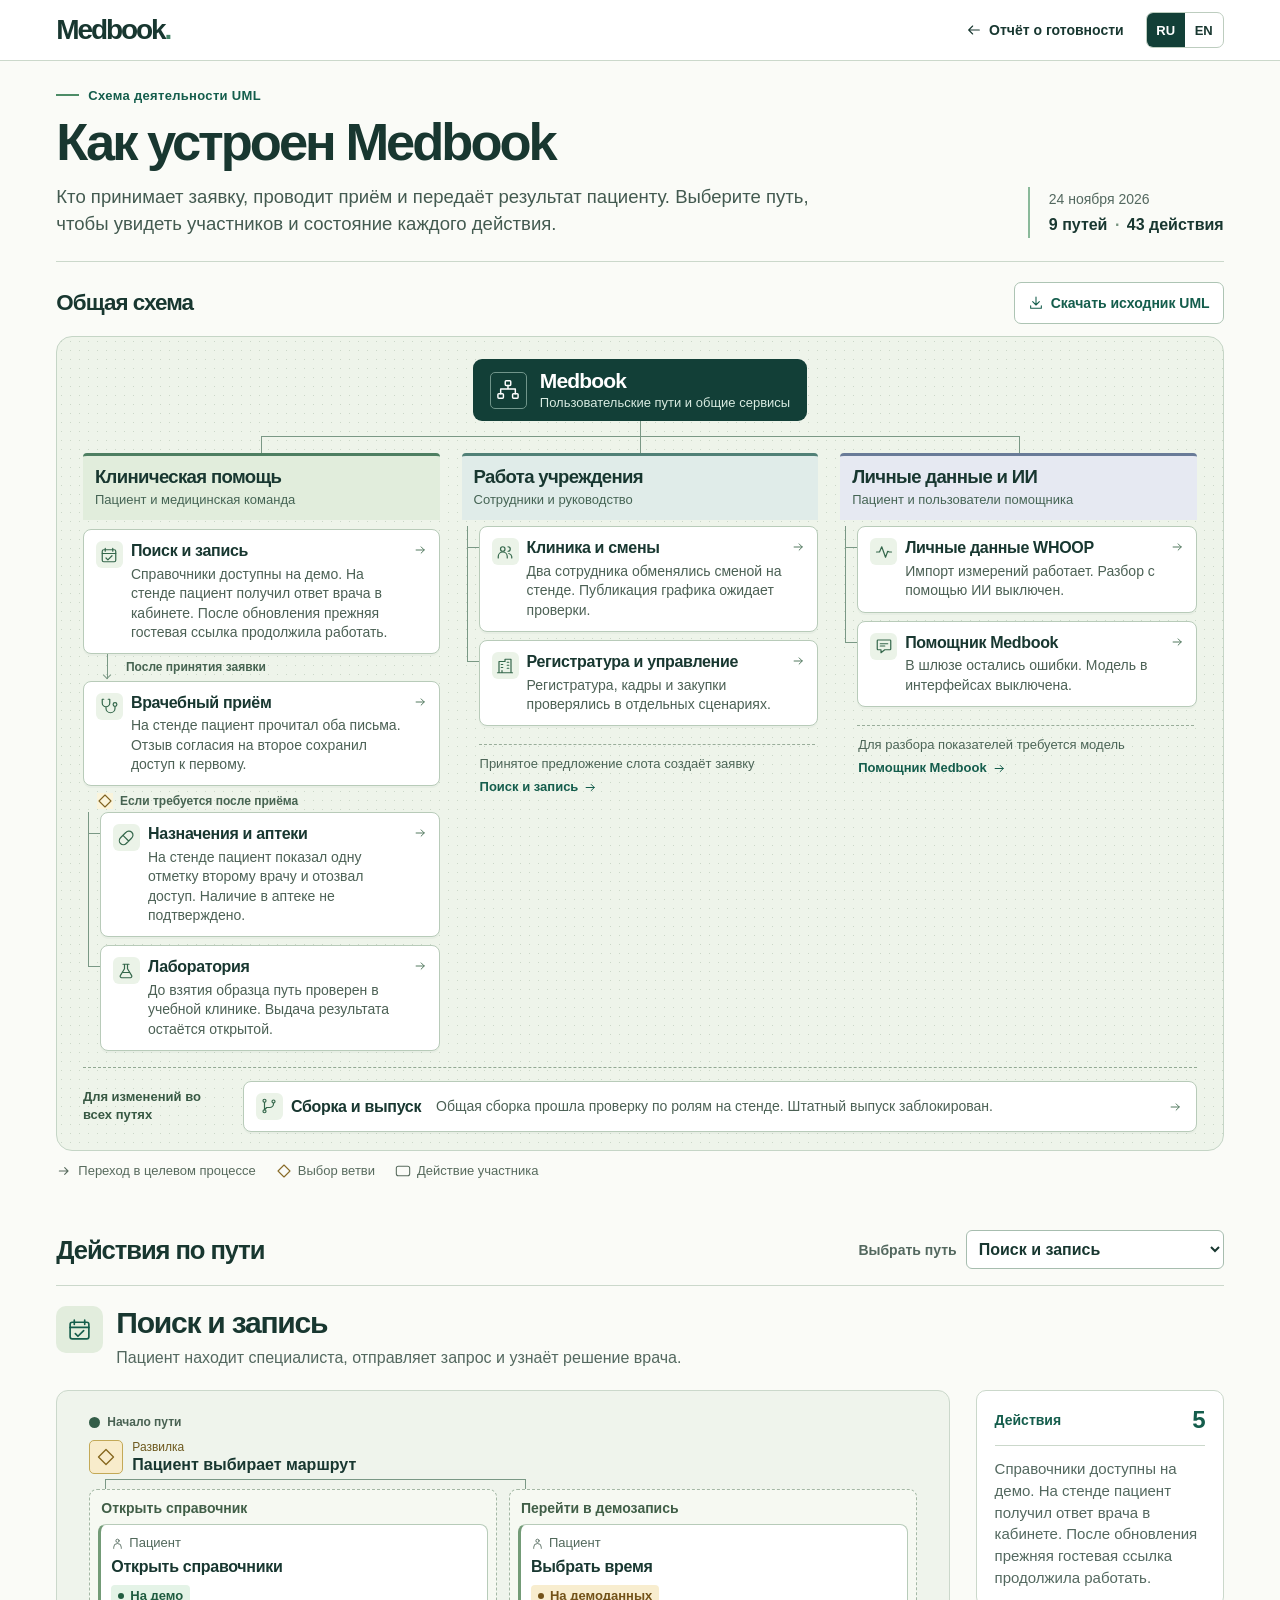
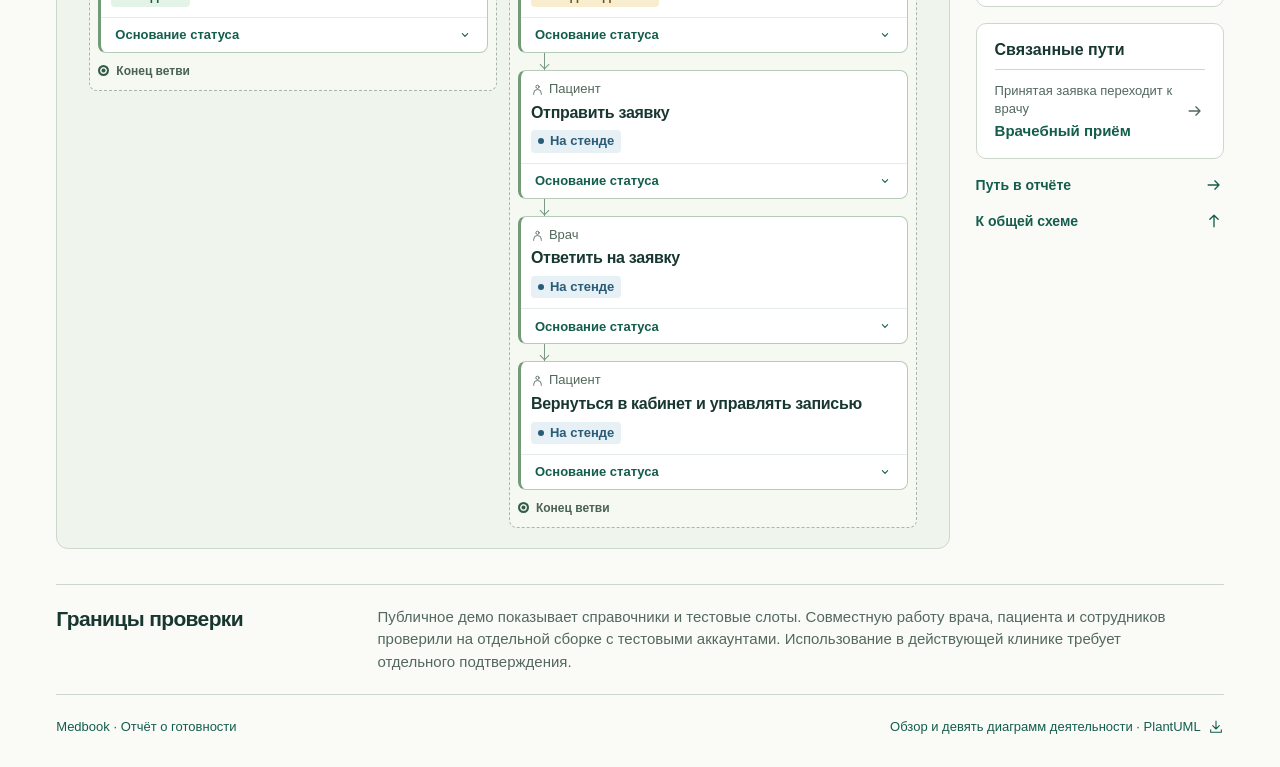
<file: uml.html>
<!doctype html><html lang="ru"><head><meta charset="utf-8"><meta name="viewport" content="width=device-width,initial-scale=1"><meta name="robots" content="noindex,nofollow"><meta name="theme-color" content="#113f39"><title>Карта процессов Medbook · Medbook</title><style>:root {
  color-scheme:light;
  --ink:#183730; --green:#145d4c; --deep:#123f37; --soft:#eff5ec;
  --line:#cbd8cb; --rail:#7a9885; --muted:#53685f; --canvas:#fafbf7;
  font-family:Inter,"Helvetica Neue",Arial,sans-serif; font-size:16px; color:var(--ink); background:var(--canvas);
}
*{box-sizing:border-box} body{margin:0} a{color:inherit} h1,h2,h3,h4,p{margin:0}
h1,h2,h3,h4,strong,b{font-weight:650} button,select{font:inherit} svg{display:block;flex:none}
a:focus-visible,summary:focus-visible,select:focus-visible,h2:focus-visible{outline:3px solid #a15b0a;outline-offset:3px}
.shell{width:min(100%,1440px);margin-inline:auto;padding-inline:clamp(16px,4.4vw,72px)} .skip{position:absolute;top:-80px;z-index:5;padding:14px;background:white}.skip:focus{top:2px}
.site-header{position:sticky;top:0;z-index:4;background:#fff;border-bottom:1px solid var(--line)}.masthead,.masthead nav,.langs,.back,.source,.foot,.foot a,.legend,.legend span,.report-link,.eyebrow,.owner,.state,.terminus,.choice,.map-choice,.related a,.route-intro,.focus-tools,.release-row,.edition,.section-heading{display:flex;align-items:center}
.masthead{min-height:60px;justify-content:space-between;gap:12px}.brand{text-decoration:none;font-size:28px;font-weight:750;letter-spacing:-.075em;line-height:1}.brand span{color:#438267}.masthead nav{gap:22px}.back{gap:7px;font-size:14px;font-weight:600;text-decoration:none}.back:hover,.report-link:hover,.foot a:hover{text-decoration:underline}.back .glyph{width:16px}
.langs{flex:none;border:1px solid #bdcdbf;border-radius:7px;overflow:hidden;background:#fff}.langs a{display:grid;place-items:center;min-width:38px;min-height:34px;font-size:13px;font-weight:700;text-decoration:none}.langs a[aria-current]{background:var(--deep);color:#fff}.langs a:focus-visible{outline-offset:-3px}.intro{display:grid;grid-template-columns:minmax(0,1fr) auto;gap:35px;align-items:end;padding:clamp(19px,2.1vw,33px) 0 clamp(17px,1.8vw,27px);border-bottom:1px solid var(--line)}
.eyebrow{color:var(--green);font-size:13px;font-weight:650;letter-spacing:.025em;gap:9px;margin-bottom:12px}.eyebrow span{width:23px;height:2px;background:#4d8c67}
h1{font-size:clamp(39px,4.1vw,62px);line-height:1.03;letter-spacing:-.057em;text-wrap:balance}
.lede{font-size:clamp(17px,1.45vw,21px);line-height:1.48;max-width:780px;color:#435a50;margin-top:14px}
.edition{flex-direction:column;align-items:flex-start;gap:9px;padding:4px 0 4px 19px;border-left:2px solid #8ab99a;color:var(--muted);font-size:14px}.edition strong{color:var(--ink);font-size:16px}.edition b{color:#77947f;margin:0 3px}
.overview{padding-top:clamp(16px,1.6vw,24px);scroll-margin-top:67px}.section-heading{justify-content:space-between;gap:18px;margin-bottom:12px}.section-heading h2{font-size:clamp(22px,1.75vw,27px)}h2{font-size:clamp(26px,2.45vw,38px);line-height:1.1;letter-spacing:-.042em}.section-heading p,.route-intro p{color:var(--muted);font-size:16px;line-height:1.5;margin-top:7px}
.source,.report-link{color:var(--green);font-weight:650;text-decoration:none}.source{white-space:nowrap;border:1px solid #adc4b4;border-radius:7px;padding:10px 13px;gap:7px;background:white;font-size:14px}.source:hover{background:#f1f6ee}.source svg,.foot svg{width:16px}
.board{border:1px solid #c5d5c6;border-radius:16px;padding:22px clamp(12px,2vw,28px) 18px;background-color:#eef4ea;background-image:radial-gradient(#cbd7c8 .8px,transparent .8px);background-size:9px 9px}
.root-row{display:flex;justify-content:center;position:relative}.root-row:after{content:"";position:absolute;left:50%;top:100%;height:16px;border-left:1.5px solid var(--rail)}.root{display:flex;align-items:center;gap:13px;padding:11px 17px;background:var(--deep);color:#fff;border-radius:9px;max-width:100%}.root>span{display:grid;place-items:center;border:1px solid #70958a;border-radius:5px;width:37px;height:37px}.root>span .glyph{width:22px;height:22px}.root strong,.root small,.node-copy strong,.node-copy small,.group-heading h3,.group-heading p,.act-head>.owner,.act-head>strong,.related b{display:block}.root strong{letter-spacing:-.04em;font-size:21px;line-height:1.05}.root small{margin-top:3px;color:#d8ebe1;font-size:13px}
.map-groups{display:grid;grid-template-columns:repeat(3,minmax(0,1fr));gap:clamp(14px,1.7vw,26px);padding-top:15px}.map-group{min-width:0;position:relative;padding-top:17px}.map-group:before{content:"";position:absolute;top:0;left:50%;height:17px;border-left:1.5px solid var(--rail)}.map-group:after{content:"";position:absolute;top:0;left:0;right:calc(-1 * clamp(14px,1.7vw,26px));border-top:1.5px solid var(--rail)}.map-group:first-child:after{left:50%}.map-group:last-child:after{right:50%}
.group-heading{border-top:3px solid #4e7f62;padding:10px 12px 12px;background:#e1eddc;border-radius:4px 4px 0 0;margin-bottom:9px}.group-heading h3{font-size:clamp(16px,1.45vw,21px);line-height:1.14;letter-spacing:-.035em}.group-heading p{font-size:13px;color:#456454;margin-top:4px;line-height:1.3}.map-group:nth-child(2) .group-heading{background:#e0ece9;border-color:#518177}.map-group:nth-child(3) .group-heading{background:#e6e9f2;border-color:#697b98}
.map-node{min-width:0;width:100%;display:grid;align-items:start;grid-template-columns:27px minmax(0,1fr) 14px;gap:8px;text-decoration:none;background:#fff;border:1px solid #b8cbb9;box-shadow:0 2px 0 #173b2908;border-radius:8px;padding:11px 12px;position:relative}.map-node:hover,.map-node:focus-visible{border-color:#387452;box-shadow:0 2px 8px #173b2917;background:#fafff7}.node-icon{display:grid;place-items:center;width:27px;height:27px;color:#34674b;background:#ebf3e8;border-radius:6px}.node-icon .glyph{width:18px;height:18px}.node-go{color:#547b61;padding-top:1px}.node-go svg{width:15px;height:16px}.node-copy strong{letter-spacing:-.02em;font-size:16px;line-height:1.23}.node-copy small{font-size:14px;line-height:1.38;color:#4c6155;margin-top:4px}
.edge-text,.map-choice{color:#466351;font-size:12px;line-height:1.35;font-weight:600}.edge-text{position:relative;padding:5px 0 5px 43px}.edge-text:before{content:"";position:absolute;top:0;bottom:2px;left:24px;border-left:1.5px solid var(--rail)}.edge-text:after{content:"";position:absolute;bottom:3px;left:21.5px;width:5px;height:5px;transform:rotate(45deg);border-right:1.5px solid var(--rail);border-bottom:1.5px solid var(--rail)}
.map-choice{gap:7px;padding:7px 0 6px 14px}.map-choice svg{width:16px;height:16px;background:#faf4db;color:#806220}
.alternatives{position:relative;padding-left:17px}.alternative{position:relative;min-width:0}.alternative+.alternative{padding-top:8px}.alternative:before{content:"";position:absolute;left:-12px;top:0;bottom:0;border-left:1.5px solid var(--rail)}.alternative:last-child:before{height:22px;bottom:auto}.alternative+.alternative:last-child:before{height:30px}.alternative:after{content:"";position:absolute;top:21px;left:-12px;width:12px;border-top:1.5px solid var(--rail)}.alternative+.alternative:after{top:29px}.map-group>.alternatives{margin-top:-3px}
.cross-ref{display:block;margin:18px 3px 0 17px;border-top:1px dashed #99ad9a;padding:10px 1px 0;color:#4c6557;text-decoration:none;font-size:13px;line-height:1.45}.cross-ref:hover{text-decoration:underline}.cross-ref span{display:flex;align-items:center;gap:5px;font-weight:650;color:var(--green);margin-top:4px}.cross-ref svg{width:15px;height:15px}
.release-row{margin:16px 0 0;padding-top:13px;gap:20px;border-top:1px dashed #92a993}.release-row>span{color:#385944;font-size:13px;line-height:1.4;max-width:140px;font-weight:650}.release-row .map-node{grid-template-columns:27px minmax(0,1fr) 16px;align-items:center}.release-row .node-copy{display:flex;align-items:center;gap:15px}.release-row .node-copy strong{flex:none}.release-row .node-copy small{margin:0}
.legend{gap:20px;flex-wrap:wrap;margin:12px 0 0;color:#586b5e;font-size:13px}.legend span{gap:6px}.legend svg{width:16px;height:16px}.legend span:nth-child(2) svg{color:#886b27}
.focus-section{padding:clamp(30px,4vw,64px) 0 0}.focus-tools{justify-content:space-between;gap:15px;padding:0 0 16px;border-bottom:1px solid var(--line)}.focus-tools>h2{font-size:clamp(22px,2vw,30px)}.focus-tools label{max-width:100%;display:flex;align-items:center;gap:9px;font-size:14px;font-weight:600;color:var(--muted)}.focus-tools select{background:white;border:1px solid #a7bdaf;border-radius:6px;color:var(--ink);max-width:100%;min-width:0;padding:9px 8px;font-size:16px}
.journey{scroll-margin-top:74px;padding:20px 0 0}.journey[hidden]{display:none}.route-intro{align-items:flex-start;gap:13px;margin-bottom:20px}.route-mark{display:grid;place-items:center;width:47px;height:47px;border-radius:10px;background:#e2eddd;color:var(--green);flex:none}.route-mark svg{width:25px;height:25px}.route-intro p{max-width:720px}.route-intro h2{font-size:clamp(25px,2.35vw,35px)}.focus-grid{display:grid;grid-template-columns:minmax(0,1.85fr) minmax(220px,.8fr);align-items:start;gap:26px}.drawing{min-width:0;padding:20px clamp(12px,2.5vw,34px);border:1px solid var(--line);border-radius:12px;background:#eff4ec}.sidebar{display:grid;gap:16px}.facts,.related{padding:17px 18px;border-radius:10px;border:1px solid var(--line);background:#fff}.facts div{display:flex;align-items:center;justify-content:space-between;color:var(--green);font-size:14px;font-weight:600}.facts div strong{font-size:24px;line-height:1;letter-spacing:-.04em}.facts p{margin-top:13px;padding-top:12px;border-top:1px solid var(--line);font-size:15px;line-height:1.45;color:var(--muted)}.related>strong{font-size:16px}.related a{justify-content:space-between;gap:8px;padding:12px 0 0;margin-top:10px;border-top:1px solid var(--line);text-decoration:none;font-size:13px;color:var(--muted);line-height:1.4}.related b{font-size:15px;color:var(--green);margin-top:2px}.related a:hover b{text-decoration:underline}.report-link{justify-content:space-between;gap:6px;font-size:14px}
.route{list-style:none;padding:0;margin:0}.activity{min-width:0;position:relative;border:1px solid #b7cbb9;border-left:3px solid #739b77;border-radius:8px;background:#fff}.activity+.activity{margin-top:17px}.activity+.activity:before,.drawing>.choice:before{content:"";position:absolute;height:17px;border-left:1.5px solid var(--rail);top:-18px;left:23px}.activity+.activity:after{content:"";position:absolute;width:6px;height:6px;top:-10px;left:20.5px;border-right:1.5px solid var(--rail);border-bottom:1.5px solid var(--rail);transform:rotate(45deg)}.act-head{padding:12px 15px 10px}.act-head>.owner{display:flex;gap:5px;color:#51685b;font-size:13px;line-height:1.3;margin-bottom:5px}.owner svg{width:13px;height:13px}.act-head>strong{font-size:17px;line-height:1.28;letter-spacing:-.018em}.state{display:inline-flex;font-size:13px;font-weight:600;line-height:1.25;padding:3px 7px;border-radius:4px;margin-top:7px;color:#3f544b;background:#eaf0eb;gap:6px;width:fit-content}.state:before{content:"";width:6px;height:6px;flex:none;border-radius:50%;background:currentColor}.s-live{color:#205c40;background:#e4f3e7}.s-demo{color:#735218;background:#f8edcf}.s-stand{color:#295c78;background:#e7f0f5}.s-part{color:#654e7d;background:#eee9f4}.s-fail,.s-hold{color:#8e382e;background:#fae6e1}.s-off{color:#755143;background:#f3e9df}.s-gap{color:#495962;background:#ebeff0}
.activity details{border-top:1px solid #e5ece5}.activity summary{cursor:pointer;list-style:none;display:flex;align-items:center;justify-content:space-between;color:var(--green);font-size:13px;font-weight:600;min-height:34px;padding:6px 14px}.activity summary::-webkit-details-marker{display:none}.activity summary:hover{background:#f3f7f2}.activity summary svg{width:16px;height:16px;transition:transform .15s}.activity details[open] summary svg{transform:rotate(180deg)}.activity details p{padding:3px 15px 13px;font-size:15px;line-height:1.48;color:#465d50}
.terminus{gap:7px;color:#496253;font-size:12px;min-height:22px;font-weight:600;margin-bottom:7px}.terminus i{width:11px;height:11px;border-radius:50%;background:#335d48}.terminus.end{margin:7px 0 0}.end i{border:2px solid #335d48;box-shadow:inset 0 0 0 1.5px #f0f5eb}.choice{position:relative;gap:9px;margin-bottom:9px}.drawing>.route+.choice{margin-top:17px}.drawing>.terminus+.choice:before{display:none}.choice svg{background:#f8eccb;border:1px solid #c3a957;border-radius:5px;width:34px;height:34px;padding:6px;color:#86671e}.choice span>*{display:block}.choice small{color:#6d591e;font-size:12px}.choice strong{font-size:16px;margin-top:2px}.drawing>.alternatives{padding-left:24px}.drawing .branch{border-radius:8px;padding:8px;border:1px dashed #a4b8a5;background:#f6f9f2}.branch h4{color:#405e47;font-size:14px;line-height:1.3;margin:1px 3px 7px}.drawing .alternative+.alternative{padding-top:13px}.drawing .alternative+.alternative:after{top:34px}.drawing .alternative+.alternative:last-child:before{height:35px}
.limits{display:grid;grid-template-columns:minmax(175px,.7fr) minmax(0,2fr);gap:25px;border-block:1px solid var(--line);padding:21px 0;margin-top:35px}.limits h2{font-size:21px;line-height:1.25;letter-spacing:-.03em}.limits p{color:var(--muted);line-height:1.5;font-size:15px;max-width:800px}
.foot{justify-content:space-between;gap:18px;padding-block:22px 30px}.foot a{font-size:13px;line-height:1.4;gap:7px;text-decoration:none;color:var(--green)}
@media(max-width:950px){.map-node{grid-template-columns:minmax(0,1fr) 13px;gap:5px;padding:9px}.node-icon{display:none}.release-row .node-icon{display:grid}.release-row .node-copy{display:block}.release-row .node-copy small{margin-top:3px}.focus-grid{grid-template-columns:minmax(0,1.7fr) minmax(195px,.8fr);gap:16px}.edition{padding-left:12px}.node-copy small{font-size:13px}.legend{gap:12px}}
@media(min-width:1100px){.drawing>.alternatives{display:grid;grid-template-columns:repeat(2,minmax(0,1fr));align-items:start;gap:12px;padding:15px 0 0}.drawing>.alternatives:has(>.alternative:nth-child(3)){grid-template-columns:repeat(3,minmax(0,1fr))}.drawing>.alternatives>.alternative,.drawing>.alternatives>.alternative+.alternative{padding:0}.drawing>.alternatives>.alternative:before,.drawing>.alternatives>.alternative:last-child:before{top:-10px;left:16px;height:10px;bottom:auto}.drawing>.alternatives>.alternative:after,.drawing>.alternatives>.alternative+.alternative:after{top:-10px;left:-12px;right:-12px;width:auto}.drawing>.alternatives>.alternative:first-child:after{left:16px}.drawing>.alternatives>.alternative:last-child:after{right:calc(100% - 16px)}.drawing .choice{margin-bottom:0}.drawing .branch .act-head{padding:10px}.drawing .branch .act-head>strong{font-size:16px}.drawing .branch details p{padding-inline:10px}.focus-grid:has(.choice){grid-template-columns:minmax(0,2.7fr) minmax(210px,.75fr)}}
@media(max-width:740px){.intro{display:block}.edition{margin-top:14px;border:0;padding:0;flex-direction:row;align-items:center;flex-wrap:wrap;gap:7px 14px}.edition strong,.edition{font-size:13px}.section-heading{align-items:start}.map-groups{display:block;padding:0 0 0 15px;margin:10px 0 0}.root-row{justify-content:flex-start}.root-row:after{left:3px;height:11px;top:100%}.map-group{padding:0 0 12px 0}.map-group:before,.map-group:first-child:before,.map-group:last-child:before{left:-12px;top:0;bottom:0;height:auto}.map-group:last-child:before{height:20px;bottom:auto}.map-group:after,.map-group:first-child:after,.map-group:last-child:after{left:-12px;right:auto;top:19px;width:12px}.group-heading{margin-bottom:7px;padding:8px 10px}.map-node{grid-template-columns:26px minmax(0,1fr) 15px;gap:7px;padding:9px 10px}.node-icon{display:grid}.node-copy small{font-size:14px}.map-group>.alternatives{margin-top:0}.cross-ref{margin-top:11px}.release-row{gap:8px;align-items:stretch;flex-direction:column;margin-top:2px}.release-row>span{max-width:none}.release-row .node-copy strong{white-space:normal}.legend{gap:6px 12px}.focus-grid,.limits{grid-template-columns:1fr}.sidebar{grid-template-columns:repeat(2,minmax(0,1fr))}.limits{gap:8px}.section-heading,.focus-tools{flex-wrap:wrap}.drawing{padding:16px}.foot{align-items:flex-start}.masthead{min-height:60px}}
@media(max-width:480px){.masthead nav{gap:8px}.brand{font-size:24px}.back{font-size:12px;gap:3px}.back svg{width:13px}.langs a{min-width:29px;min-height:34px}.intro{padding-top:18px}.eyebrow{margin-bottom:8px}.lede{font-size:17px;line-height:1.4}.section-heading{gap:10px;margin-bottom:12px}.section-heading p{font-size:15px}.source{padding:8px 10px}.board{padding:12px 9px;border-radius:10px}.root{padding:9px 11px;gap:9px}.root small{font-size:12px}.map-groups{padding-left:11px}.group-heading{padding-left:8px}.map-group:before,.map-group:first-child:before,.map-group:last-child:before{left:-8px}.map-group:after,.map-group:first-child:after,.map-group:last-child:after{left:-8px;width:8px}.map-node{grid-template-columns:minmax(0,1fr) 13px;padding:9px}.node-icon{display:none}.release-row .map-node{grid-template-columns:minmax(0,1fr) 13px}.release-row .node-icon{display:none}.node-copy small{font-size:13px}.map-choice{padding-left:4px}.legend{display:grid;font-size:12px}.focus-tools{align-items:flex-start;gap:10px}.focus-tools label{align-items:flex-start;flex-direction:column;gap:4px;width:100%}.focus-tools select{width:100%}.route-mark{width:37px;height:37px;border-radius:8px}.route-mark svg{width:20px}.route-intro{gap:8px}.route-intro p{font-size:15px}.drawing{padding:11px 8px}.drawing>.alternatives{padding-left:15px}.drawing .branch{padding:6px}.act-head{padding:10px}.act-head>strong{font-size:16px}.activity summary{min-height:39px;padding-inline:10px}.sidebar{grid-template-columns:1fr;gap:12px}.foot{flex-direction:column;gap:10px}.focus-section{padding-top:30px}}
@media print{.focus-tools label,.source,.langs,.report-link,.foot,.skip,.cross-ref{display:none}.journey[hidden]{display:block}.site-header{border:0}.activity{break-inside:avoid}.map-node,.related a{text-decoration:none}.drawing .branch{break-inside:avoid}.intro,.overview{padding-top:12px}.journey{break-before:page}.board{background:#fafbf7}.focus-grid{display:block}.sidebar{margin-top:10px}.activity details>p{display:block}}
</style></head><body>
    <a href="#overview" class="skip">К схеме</a>
    <header class="site-header"><div class="shell masthead"><a class="brand" href="index.html" aria-label="Medbook">Medbook<span>.</span></a><nav aria-label="Навигация"><a class="back" href="index.html"><svg class="glyph" width="20" height="20" viewBox="0 0 24 24" fill="none" stroke="currentColor" stroke-width="1.6" stroke-linecap="round" stroke-linejoin="round" aria-hidden="true"><path d="m10 6-6 6 6 6M4 12h16"/></svg>Отчёт о готовности</a><div class="langs" role="group" aria-label="Язык"><a hreflang="ru" lang="ru" aria-label="Русский" aria-current="page" href="uml.html">RU</a><a hreflang="en" lang="en" aria-label="English" class="other-language" href="uml-en.html">EN</a></div></nav></div></header>
    <main class="shell"><section class="intro"><div><p class="eyebrow"><span></span>Схема деятельности UML</p><h1>Как устроен Medbook</h1><p class="lede">Кто принимает заявку, проводит приём и передаёт результат пациенту. Выберите путь, чтобы увидеть участников и состояние каждого действия.</p></div><div class="edition"><span>24 ноября 2026</span><strong>9 путей <b>·</b> 43 действия</strong></div></section>
    <section id="overview" class="overview" aria-labelledby="overview-title"><div class="section-heading"><div><h2 id="overview-title">Общая схема</h2></div><a class="source" href="medbook-full.puml" download><svg class="glyph" width="20" height="20" viewBox="0 0 24 24" fill="none" stroke="currentColor" stroke-width="1.6" stroke-linecap="round" stroke-linejoin="round" aria-hidden="true"><path d="M12 3v12m-5-5 5 5 5-5M4 16v4h16v-4"/></svg>Скачать исходник UML</a></div>
    <div class="board"><div class="root-row"><div class="root"><span><svg class="glyph" width="20" height="20" viewBox="0 0 24 24" fill="none" stroke="currentColor" stroke-width="1.6" stroke-linecap="round" stroke-linejoin="round" aria-hidden="true"><rect x="9" y="2" width="6" height="5" rx="1"/><path d="M12 7v4m-8 5v-5h16v5"/><rect x="1" y="16" width="6" height="5" rx="1"/><rect x="17" y="16" width="6" height="5" rx="1"/></svg></span><div><strong>Medbook</strong><small>Пользовательские пути и общие сервисы</small></div></div></div>
    <div class="map-groups"><section class="map-group"><div class="group-heading"><h3>Клиническая помощь</h3><p>Пациент и медицинская команда</p></div><a class="map-node" href="#flow-care"><span class="node-icon"><svg class="glyph" width="20" height="20" viewBox="0 0 24 24" fill="none" stroke="currentColor" stroke-width="1.6" stroke-linecap="round" stroke-linejoin="round" aria-hidden="true"><rect x="3" y="5" width="18" height="16" rx="2"/><path d="M7 3v4m10-4v4M3 10h18m-13 6 2.5 2.5L16 13"/></svg></span><span class="node-copy"><strong>Поиск и запись</strong><small>Справочники доступны на демо. На стенде пациент получил ответ врача в кабинете. После обновления прежняя гостевая ссылка продолжила работать.</small></span><span class="node-go"><svg class="glyph" width="20" height="20" viewBox="0 0 24 24" fill="none" stroke="currentColor" stroke-width="1.6" stroke-linecap="round" stroke-linejoin="round" aria-hidden="true"><path d="M5 12h13m-5-5 5 5-5 5"/></svg></span></a><div class="edge-text">После принятия заявки</div><a class="map-node" href="#flow-visit"><span class="node-icon"><svg class="glyph" width="20" height="20" viewBox="0 0 24 24" fill="none" stroke="currentColor" stroke-width="1.6" stroke-linecap="round" stroke-linejoin="round" aria-hidden="true"><path d="M5 3H3v5a5 5 0 0 0 10 0V3h-2m-3 10v2a6 6 0 0 0 12 0v-2"/><circle cx="20" cy="10" r="2.5"/></svg></span><span class="node-copy"><strong>Врачебный приём</strong><small>На стенде пациент прочитал оба письма. Отзыв согласия на второе сохранил доступ к первому.</small></span><span class="node-go"><svg class="glyph" width="20" height="20" viewBox="0 0 24 24" fill="none" stroke="currentColor" stroke-width="1.6" stroke-linecap="round" stroke-linejoin="round" aria-hidden="true"><path d="M5 12h13m-5-5 5 5-5 5"/></svg></span></a><div class="map-choice"><svg class="glyph" width="20" height="20" viewBox="0 0 24 24" fill="none" stroke="currentColor" stroke-width="1.6" stroke-linecap="round" stroke-linejoin="round" aria-hidden="true"><path d="m12 3 9 9-9 9-9-9 9-9z"/></svg>Если требуется после приёма</div><div class="alternatives"><div class="alternative"><a class="map-node" href="#flow-medication"><span class="node-icon"><svg class="glyph" width="20" height="20" viewBox="0 0 24 24" fill="none" stroke="currentColor" stroke-width="1.6" stroke-linecap="round" stroke-linejoin="round" aria-hidden="true"><path d="m4.7 19.3 0 0a5.4 5.4 0 0 1 0-7.6l7-7a5.4 5.4 0 1 1 7.6 7.6l-7 7a5.4 5.4 0 0 1-7.6 0zM8 8.5l7.5 7.5"/></svg></span><span class="node-copy"><strong>Назначения и аптеки</strong><small>На стенде пациент показал одну отметку второму врачу и отозвал доступ. Наличие в аптеке не подтверждено.</small></span><span class="node-go"><svg class="glyph" width="20" height="20" viewBox="0 0 24 24" fill="none" stroke="currentColor" stroke-width="1.6" stroke-linecap="round" stroke-linejoin="round" aria-hidden="true"><path d="M5 12h13m-5-5 5 5-5 5"/></svg></span></a></div><div class="alternative"><a class="map-node" href="#flow-lab"><span class="node-icon"><svg class="glyph" width="20" height="20" viewBox="0 0 24 24" fill="none" stroke="currentColor" stroke-width="1.6" stroke-linecap="round" stroke-linejoin="round" aria-hidden="true"><path d="M8 3h8m-6 0v6l-5.6 9.2A2 2 0 0 0 6.1 21h11.8a2 2 0 0 0 1.7-2.8L14 9V3M8 14h8"/></svg></span><span class="node-copy"><strong>Лаборатория</strong><small>До взятия образца путь проверен в учебной клинике. Выдача результата остаётся открытой.</small></span><span class="node-go"><svg class="glyph" width="20" height="20" viewBox="0 0 24 24" fill="none" stroke="currentColor" stroke-width="1.6" stroke-linecap="round" stroke-linejoin="round" aria-hidden="true"><path d="M5 12h13m-5-5 5 5-5 5"/></svg></span></a></div></div></section><section class="map-group"><div class="group-heading"><h3>Работа учреждения</h3><p>Сотрудники и руководство</p></div><div class="alternatives"><div class="alternative"><a class="map-node" href="#flow-staff"><span class="node-icon"><svg class="glyph" width="20" height="20" viewBox="0 0 24 24" fill="none" stroke="currentColor" stroke-width="1.6" stroke-linecap="round" stroke-linejoin="round" aria-hidden="true"><circle cx="9" cy="8" r="3"/><path d="M3 20v-2a6 6 0 0 1 12 0v2M16 5a3 3 0 0 1 0 6m1 3a5 5 0 0 1 4 4v2"/></svg></span><span class="node-copy"><strong>Клиника и смены</strong><small>Два сотрудника обменялись сменой на стенде. Публикация графика ожидает проверки.</small></span><span class="node-go"><svg class="glyph" width="20" height="20" viewBox="0 0 24 24" fill="none" stroke="currentColor" stroke-width="1.6" stroke-linecap="round" stroke-linejoin="round" aria-hidden="true"><path d="M5 12h13m-5-5 5 5-5 5"/></svg></span></a></div><div class="alternative"><a class="map-node" href="#flow-clinic"><span class="node-icon"><svg class="glyph" width="20" height="20" viewBox="0 0 24 24" fill="none" stroke="currentColor" stroke-width="1.6" stroke-linecap="round" stroke-linejoin="round" aria-hidden="true"><path d="M4 21V6h8V3h8v18M2 21h20M7 10h2m-2 4h2m6-7h2m-2 4h2m-2 4h2m-9 6v-3"/></svg></span><span class="node-copy"><strong>Регистратура и управление</strong><small>Регистратура, кадры и закупки проверялись в отдельных сценариях.</small></span><span class="node-go"><svg class="glyph" width="20" height="20" viewBox="0 0 24 24" fill="none" stroke="currentColor" stroke-width="1.6" stroke-linecap="round" stroke-linejoin="round" aria-hidden="true"><path d="M5 12h13m-5-5 5 5-5 5"/></svg></span></a></div></div><a class="cross-ref" href="#flow-care">Принятое предложение слота создаёт заявку<span>Поиск и запись<svg class="glyph" width="20" height="20" viewBox="0 0 24 24" fill="none" stroke="currentColor" stroke-width="1.6" stroke-linecap="round" stroke-linejoin="round" aria-hidden="true"><path d="M5 12h13m-5-5 5 5-5 5"/></svg></span></a></section><section class="map-group"><div class="group-heading"><h3>Личные данные и ИИ</h3><p>Пациент и пользователи помощника</p></div><div class="alternatives"><div class="alternative"><a class="map-node" href="#flow-whoop"><span class="node-icon"><svg class="glyph" width="20" height="20" viewBox="0 0 24 24" fill="none" stroke="currentColor" stroke-width="1.6" stroke-linecap="round" stroke-linejoin="round" aria-hidden="true"><path d="M2 12h4l3-7 5 14 3-8 2 1h3"/></svg></span><span class="node-copy"><strong>Личные данные WHOOP</strong><small>Импорт измерений работает. Разбор с помощью ИИ выключен.</small></span><span class="node-go"><svg class="glyph" width="20" height="20" viewBox="0 0 24 24" fill="none" stroke="currentColor" stroke-width="1.6" stroke-linecap="round" stroke-linejoin="round" aria-hidden="true"><path d="M5 12h13m-5-5 5 5-5 5"/></svg></span></a></div><div class="alternative"><a class="map-node" href="#flow-ai"><span class="node-icon"><svg class="glyph" width="20" height="20" viewBox="0 0 24 24" fill="none" stroke="currentColor" stroke-width="1.6" stroke-linecap="round" stroke-linejoin="round" aria-hidden="true"><path d="M20 4H4a1 1 0 0 0-1 1v11a1 1 0 0 0 1 1h4v4l5-4h7a1 1 0 0 0 1-1V5a1 1 0 0 0-1-1zM7 9h10M7 12h6"/></svg></span><span class="node-copy"><strong>Помощник Medbook</strong><small>В шлюзе остались ошибки. Модель в интерфейсах выключена.</small></span><span class="node-go"><svg class="glyph" width="20" height="20" viewBox="0 0 24 24" fill="none" stroke="currentColor" stroke-width="1.6" stroke-linecap="round" stroke-linejoin="round" aria-hidden="true"><path d="M5 12h13m-5-5 5 5-5 5"/></svg></span></a></div></div><a class="cross-ref" href="#flow-ai">Для разбора показателей требуется модель<span>Помощник Medbook<svg class="glyph" width="20" height="20" viewBox="0 0 24 24" fill="none" stroke="currentColor" stroke-width="1.6" stroke-linecap="round" stroke-linejoin="round" aria-hidden="true"><path d="M5 12h13m-5-5 5 5-5 5"/></svg></span></a></section></div><div class="release-row"><span>Для изменений во всех путях</span><a class="map-node" href="#flow-release"><span class="node-icon"><svg class="glyph" width="20" height="20" viewBox="0 0 24 24" fill="none" stroke="currentColor" stroke-width="1.6" stroke-linecap="round" stroke-linejoin="round" aria-hidden="true"><circle cx="6" cy="5" r="2"/><circle cx="6" cy="19" r="2"/><circle cx="18" cy="6" r="2"/><path d="M6 7v10m12-9v1a5 5 0 0 1-5 5H9l-3 3"/></svg></span><span class="node-copy"><strong>Сборка и выпуск</strong><small>Общая сборка прошла проверку по ролям на стенде. Штатный выпуск заблокирован.</small></span><span class="node-go"><svg class="glyph" width="20" height="20" viewBox="0 0 24 24" fill="none" stroke="currentColor" stroke-width="1.6" stroke-linecap="round" stroke-linejoin="round" aria-hidden="true"><path d="M5 12h13m-5-5 5 5-5 5"/></svg></span></a></div></div>
    <div class="legend" aria-label="Как читать"><span><svg class="glyph" width="20" height="20" viewBox="0 0 24 24" fill="none" stroke="currentColor" stroke-width="1.6" stroke-linecap="round" stroke-linejoin="round" aria-hidden="true"><path d="M5 12h13m-5-5 5 5-5 5"/></svg>Переход в целевом процессе</span><span><svg class="glyph" width="20" height="20" viewBox="0 0 24 24" fill="none" stroke="currentColor" stroke-width="1.6" stroke-linecap="round" stroke-linejoin="round" aria-hidden="true"><path d="m12 3 9 9-9 9-9-9 9-9z"/></svg>Выбор ветви</span><span><svg class="glyph" width="20" height="20" viewBox="0 0 24 24" fill="none" stroke="currentColor" stroke-width="1.6" stroke-linecap="round" stroke-linejoin="round" aria-hidden="true"><rect x="2" y="5" width="20" height="14" rx="3"/></svg>Действие участника</span></div></section>
    <section class="focus-section" id="journeys"><div class="focus-tools"><h2>Действия по пути</h2><label>Выбрать путь<select id="pick"><option value="care">Поиск и запись</option><option value="visit">Врачебный приём</option><option value="whoop">Личные данные WHOOP</option><option value="staff">Клиника и смены</option><option value="medication">Назначения и аптеки</option><option value="lab">Лаборатория</option><option value="clinic">Регистратура и управление</option><option value="ai">Помощник Medbook</option><option value="release">Сборка и выпуск</option></select></label></div><article id="flow-care" class="journey" data-key="care" aria-labelledby="title-care">
          <header class="route-intro"><div class="route-mark"><svg class="glyph" width="20" height="20" viewBox="0 0 24 24" fill="none" stroke="currentColor" stroke-width="1.6" stroke-linecap="round" stroke-linejoin="round" aria-hidden="true"><rect x="3" y="5" width="18" height="16" rx="2"/><path d="M7 3v4m10-4v4M3 10h18m-13 6 2.5 2.5L16 13"/></svg></div><div><h2 id="title-care" tabindex="-1">Поиск и запись</h2><p>Пациент находит специалиста, отправляет запрос и узнаёт решение врача.</p></div></header>
          <div class="focus-grid"><div class="drawing"><div class="terminus"><i></i>Начало пути</div><div class="choice"><svg class="glyph" width="20" height="20" viewBox="0 0 24 24" fill="none" stroke="currentColor" stroke-width="1.6" stroke-linecap="round" stroke-linejoin="round" aria-hidden="true"><path d="m12 3 9 9-9 9-9-9 9-9z"/></svg><span><small>Развилка</small><strong>Пациент выбирает маршрут</strong></span></div><div class="alternatives"><div class="alternative"><section class="branch"><h4>Открыть справочник</h4><ol class="route"><li class="activity" data-index="0"><div class="act-head"><span class="owner"><svg class="glyph" width="20" height="20" viewBox="0 0 24 24" fill="none" stroke="currentColor" stroke-width="1.6" stroke-linecap="round" stroke-linejoin="round" aria-hidden="true"><circle cx="12" cy="7" r="3"/><path d="M5 21v-2a7 7 0 0 1 14 0v2"/></svg>Пациент</span><strong>Открыть справочники</strong><span class="state s-live">На демо</span></div><details><summary>Основание статуса<svg class="glyph" width="20" height="20" viewBox="0 0 24 24" fill="none" stroke="currentColor" stroke-width="1.6" stroke-linecap="round" stroke-linejoin="round" aria-hidden="true"><path d="m8 10 4 4 4-4"/></svg></summary><p>На главной и в публичном API совпали числа профилей специалистов, учреждений и аптек.</p></details></li></ol><div class="terminus end"><i></i>Конец ветви</div></section></div><div class="alternative"><section class="branch"><h4>Перейти в демозапись</h4><ol class="route"><li class="activity" data-index="1"><div class="act-head"><span class="owner"><svg class="glyph" width="20" height="20" viewBox="0 0 24 24" fill="none" stroke="currentColor" stroke-width="1.6" stroke-linecap="round" stroke-linejoin="round" aria-hidden="true"><circle cx="12" cy="7" r="3"/><path d="M5 21v-2a7 7 0 0 1 14 0v2"/></svg>Пациент</span><strong>Выбрать время</strong><span class="state s-demo">На демоданных</span></div><details><summary>Основание статуса<svg class="glyph" width="20" height="20" viewBox="0 0 24 24" fill="none" stroke="currentColor" stroke-width="1.6" stroke-linecap="round" stroke-linejoin="round" aria-hidden="true"><path d="m8 10 4 4 4-4"/></svg></summary><p>Восемь вымышленных профилей позволяют выбрать слот с телефона и компьютера. Реальное расписание специалистов из справочника не подключено.</p></details></li><li class="activity" data-index="2"><div class="act-head"><span class="owner"><svg class="glyph" width="20" height="20" viewBox="0 0 24 24" fill="none" stroke="currentColor" stroke-width="1.6" stroke-linecap="round" stroke-linejoin="round" aria-hidden="true"><circle cx="12" cy="7" r="3"/><path d="M5 21v-2a7 7 0 0 1 14 0v2"/></svg>Пациент</span><strong>Отправить заявку</strong><span class="state s-stand">На стенде</span></div><details><summary>Основание статуса<svg class="glyph" width="20" height="20" viewBox="0 0 24 24" fill="none" stroke="currentColor" stroke-width="1.6" stroke-linecap="round" stroke-linejoin="round" aria-hidden="true"><path d="m8 10 4 4 4-4"/></svg></summary><p>Регистратор выбранной клиники получил одну заявку. Когда ответ сервера потерялся, пациент нашёл её в своём кабинете с первой отправки.</p></details></li><li class="activity" data-index="3"><div class="act-head"><span class="owner"><svg class="glyph" width="20" height="20" viewBox="0 0 24 24" fill="none" stroke="currentColor" stroke-width="1.6" stroke-linecap="round" stroke-linejoin="round" aria-hidden="true"><circle cx="12" cy="7" r="3"/><path d="M5 21v-2a7 7 0 0 1 14 0v2"/></svg>Врач</span><strong>Ответить на заявку</strong><span class="state s-stand">На стенде</span></div><details><summary>Основание статуса<svg class="glyph" width="20" height="20" viewBox="0 0 24 24" fill="none" stroke="currentColor" stroke-width="1.6" stroke-linecap="round" stroke-linejoin="round" aria-hidden="true"><path d="m8 10 4 4 4-4"/></svg></summary><p>Врач предложил свободное время. Пациент принял его в кабинете, и регистратура увидела новое время у той же записи.</p></details></li><li class="activity" data-index="4"><div class="act-head"><span class="owner"><svg class="glyph" width="20" height="20" viewBox="0 0 24 24" fill="none" stroke="currentColor" stroke-width="1.6" stroke-linecap="round" stroke-linejoin="round" aria-hidden="true"><circle cx="12" cy="7" r="3"/><path d="M5 21v-2a7 7 0 0 1 14 0v2"/></svg>Пациент</span><strong>Вернуться в кабинет и управлять записью</strong><span class="state s-stand">На стенде</span></div><details><summary>Основание статуса<svg class="glyph" width="20" height="20" viewBox="0 0 24 24" fill="none" stroke="currentColor" stroke-width="1.6" stroke-linecap="round" stroke-linejoin="round" aria-hidden="true"><path d="m8 10 4 4 4-4"/></svg></summary><p>Пациент записался повторно к тому же врачу из завершённого визита. В кабинете сохранились обе записи. Новая заявка дошла до врача и регистратуры.</p></details></li></ol><div class="terminus end"><i></i>Конец ветви</div></section></div></div></div><div class="sidebar"><div class="facts"><div><span>Действия</span><strong>5</strong></div><p>Справочники доступны на демо. На стенде пациент получил ответ врача в кабинете. После обновления прежняя гостевая ссылка продолжила работать.</p></div><aside class="related"><strong>Связанные пути</strong><a href="#flow-visit"><span>Принятая заявка переходит к врачу<b>Врачебный приём</b></span><svg class="glyph" width="20" height="20" viewBox="0 0 24 24" fill="none" stroke="currentColor" stroke-width="1.6" stroke-linecap="round" stroke-linejoin="round" aria-hidden="true"><path d="M5 12h13m-5-5 5 5-5 5"/></svg></a></aside><a class="report-link" href="index.html#flow-care">Путь в отчёте<svg class="glyph" width="20" height="20" viewBox="0 0 24 24" fill="none" stroke="currentColor" stroke-width="1.6" stroke-linecap="round" stroke-linejoin="round" aria-hidden="true"><path d="M5 12h13m-5-5 5 5-5 5"/></svg></a><a class="report-link" href="#overview">К общей схеме<svg class="glyph" width="20" height="20" viewBox="0 0 24 24" fill="none" stroke="currentColor" stroke-width="1.6" stroke-linecap="round" stroke-linejoin="round" aria-hidden="true"><path d="M12 19V5m-5 5 5-5 5 5"/></svg></a></div></div>
          </article><article id="flow-visit" class="journey" data-key="visit" aria-labelledby="title-visit">
          <header class="route-intro"><div class="route-mark"><svg class="glyph" width="20" height="20" viewBox="0 0 24 24" fill="none" stroke="currentColor" stroke-width="1.6" stroke-linecap="round" stroke-linejoin="round" aria-hidden="true"><path d="M5 3H3v5a5 5 0 0 0 10 0V3h-2m-3 10v2a6 6 0 0 0 12 0v-2"/><circle cx="20" cy="10" r="2.5"/></svg></div><div><h2 id="title-visit" tabindex="-1">Врачебный приём</h2><p>От принятой заявки до итоговой записи, которую пациент может открыть.</p></div></header>
          <div class="focus-grid"><div class="drawing"><div class="terminus"><i></i>Начало пути</div><ol class="route"><li class="activity" data-index="0"><div class="act-head"><span class="owner"><svg class="glyph" width="20" height="20" viewBox="0 0 24 24" fill="none" stroke="currentColor" stroke-width="1.6" stroke-linecap="round" stroke-linejoin="round" aria-hidden="true"><circle cx="12" cy="7" r="3"/><path d="M5 21v-2a7 7 0 0 1 14 0v2"/></svg>Врач, пациент и регистратор</span><strong>Провести зарегистрированный приём</strong><span class="state s-stand">На стенде</span></div><details><summary>Основание статуса<svg class="glyph" width="20" height="20" viewBox="0 0 24 24" fill="none" stroke="currentColor" stroke-width="1.6" stroke-linecap="round" stroke-linejoin="round" aria-hidden="true"><path d="m8 10 4 4 4-4"/></svg></summary><p>На одной записи пациент прошёл регистрацию, врач открыл приём и получил ответ консультанта. После закрытия пациент и регистратор увидели завершение.</p></details></li></ol><div class="choice"><svg class="glyph" width="20" height="20" viewBox="0 0 24 24" fill="none" stroke="currentColor" stroke-width="1.6" stroke-linecap="round" stroke-linejoin="round" aria-hidden="true"><path d="m12 3 9 9-9 9-9-9 9-9z"/></svg><span><small>Развилка</small><strong>Цель работы</strong></span></div><div class="alternatives"><div class="alternative"><section class="branch"><h4>Расписание</h4><ol class="route"><li class="activity" data-index="1"><div class="act-head"><span class="owner"><svg class="glyph" width="20" height="20" viewBox="0 0 24 24" fill="none" stroke="currentColor" stroke-width="1.6" stroke-linecap="round" stroke-linejoin="round" aria-hidden="true"><circle cx="12" cy="7" r="3"/><path d="M5 21v-2a7 7 0 0 1 14 0v2"/></svg>Врач</span><strong>Изменить часы приёма</strong><span class="state s-stand">На стенде</span></div><details><summary>Основание статуса<svg class="glyph" width="20" height="20" viewBox="0 0 24 24" fill="none" stroke="currentColor" stroke-width="1.6" stroke-linecap="round" stroke-linejoin="round" aria-hidden="true"><path d="m8 10 4 4 4-4"/></svg></summary><p>Пациент и регистратура увидели, что время закрыто. В другой клинике запись продолжалась.</p></details></li></ol><div class="terminus end"><i></i>Конец ветви</div></section></div><div class="alternative"><section class="branch"><h4>Приём</h4><ol class="route"><li class="activity" data-index="2"><div class="act-head"><span class="owner"><svg class="glyph" width="20" height="20" viewBox="0 0 24 24" fill="none" stroke="currentColor" stroke-width="1.6" stroke-linecap="round" stroke-linejoin="round" aria-hidden="true"><circle cx="12" cy="7" r="3"/><path d="M5 21v-2a7 7 0 0 1 14 0v2"/></svg>Два врача</span><strong>Обменяться итогом консультации</strong><span class="state s-stand">На стенде</span></div><details><summary>Основание статуса<svg class="glyph" width="20" height="20" viewBox="0 0 24 24" fill="none" stroke="currentColor" stroke-width="1.6" stroke-linecap="round" stroke-linejoin="round" aria-hidden="true"><path d="m8 10 4 4 4-4"/></svg></summary><p>Консультант передал итог. Лечащий врач прочитал его в исходном приёме и подтвердил просмотр. Консультант увидел отметку.</p></details></li><li class="activity" data-index="4"><div class="act-head"><span class="owner"><svg class="glyph" width="20" height="20" viewBox="0 0 24 24" fill="none" stroke="currentColor" stroke-width="1.6" stroke-linecap="round" stroke-linejoin="round" aria-hidden="true"><circle cx="12" cy="7" r="3"/><path d="M5 21v-2a7 7 0 0 1 14 0v2"/></svg>Пациент</span><strong>Прочитать письмо врача</strong><span class="state s-stand">На стенде</span></div><details><summary>Основание статуса<svg class="glyph" width="20" height="20" viewBox="0 0 24 24" fill="none" stroke="currentColor" stroke-width="1.6" stroke-linecap="round" stroke-linejoin="round" aria-hidden="true"><path d="m8 10 4 4 4-4"/></svg></summary><p>Пациент прочитал письма по двум приёмам. После отзыва согласия на второе письмо первое осталось доступным.</p></details></li></ol><div class="terminus end"><i></i>Конец ветви</div></section></div><div class="alternative"><section class="branch"><h4>Видеоконсультация</h4><ol class="route"><li class="activity" data-index="3"><div class="act-head"><span class="owner"><svg class="glyph" width="20" height="20" viewBox="0 0 24 24" fill="none" stroke="currentColor" stroke-width="1.6" stroke-linecap="round" stroke-linejoin="round" aria-hidden="true"><circle cx="12" cy="7" r="3"/><path d="M5 21v-2a7 7 0 0 1 14 0v2"/></svg>Врач и пациент</span><strong>Провести видеоприём</strong><span class="state s-part">Есть часть</span></div><details><summary>Основание статуса<svg class="glyph" width="20" height="20" viewBox="0 0 24 24" fill="none" stroke="currentColor" stroke-width="1.6" stroke-linecap="round" stroke-linejoin="round" aria-hidden="true"><path d="m8 10 4 4 4-4"/></svg></summary><p>Есть страницы обоих участников и сервер визита. На основном демо проверенные адреса закрыты. Звонок двух участников там не подтверждён.</p></details></li></ol><div class="terminus end"><i></i>Конец ветви</div></section></div></div></div><div class="sidebar"><div class="facts"><div><span>Действия</span><strong>5</strong></div><p>На стенде пациент прочитал оба письма. Отзыв согласия на второе сохранил доступ к первому.</p></div><aside class="related"><strong>Связанные пути</strong><a href="#flow-medication"><span>Лекарственное назначение<b>Назначения и аптеки</b></span><svg class="glyph" width="20" height="20" viewBox="0 0 24 24" fill="none" stroke="currentColor" stroke-width="1.6" stroke-linecap="round" stroke-linejoin="round" aria-hidden="true"><path d="M5 12h13m-5-5 5 5-5 5"/></svg></a><a href="#flow-lab"><span>Направление на исследование<b>Лаборатория</b></span><svg class="glyph" width="20" height="20" viewBox="0 0 24 24" fill="none" stroke="currentColor" stroke-width="1.6" stroke-linecap="round" stroke-linejoin="round" aria-hidden="true"><path d="M5 12h13m-5-5 5 5-5 5"/></svg></a></aside><a class="report-link" href="index.html#flow-visit">Путь в отчёте<svg class="glyph" width="20" height="20" viewBox="0 0 24 24" fill="none" stroke="currentColor" stroke-width="1.6" stroke-linecap="round" stroke-linejoin="round" aria-hidden="true"><path d="M5 12h13m-5-5 5 5-5 5"/></svg></a><a class="report-link" href="#overview">К общей схеме<svg class="glyph" width="20" height="20" viewBox="0 0 24 24" fill="none" stroke="currentColor" stroke-width="1.6" stroke-linecap="round" stroke-linejoin="round" aria-hidden="true"><path d="M12 19V5m-5 5 5-5 5 5"/></svg></a></div></div>
          </article><article id="flow-whoop" class="journey" data-key="whoop" aria-labelledby="title-whoop">
          <header class="route-intro"><div class="route-mark"><svg class="glyph" width="20" height="20" viewBox="0 0 24 24" fill="none" stroke="currentColor" stroke-width="1.6" stroke-linecap="round" stroke-linejoin="round" aria-hidden="true"><path d="M2 12h4l3-7 5 14 3-8 2 1h3"/></svg></div><div><h2 id="title-whoop" tabindex="-1">Личные данные WHOOP</h2><p>От согласия владельца устройства до его личных измерений и разбора.</p></div></header>
          <div class="focus-grid"><div class="drawing"><div class="terminus"><i></i>Начало пути</div><ol class="route"><li class="activity" data-index="0"><div class="act-head"><span class="owner"><svg class="glyph" width="20" height="20" viewBox="0 0 24 24" fill="none" stroke="currentColor" stroke-width="1.6" stroke-linecap="round" stroke-linejoin="round" aria-hidden="true"><circle cx="12" cy="7" r="3"/><path d="M5 21v-2a7 7 0 0 1 14 0v2"/></svg>Пациент</span><strong>Подключить свой аккаунт WHOOP</strong><span class="state s-live">На демо</span></div><details><summary>Основание статуса<svg class="glyph" width="20" height="20" viewBox="0 0 24 24" fill="none" stroke="currentColor" stroke-width="1.6" stroke-linecap="round" stroke-linejoin="round" aria-hidden="true"><path d="m8 10 4 4 4-4"/></svg></summary><p>На сервере зафиксировано одно активное подключение. Личность владельца по этим данным определить нельзя.</p></details></li><li class="activity" data-index="1"><div class="act-head"><span class="owner"><svg class="glyph" width="20" height="20" viewBox="0 0 24 24" fill="none" stroke="currentColor" stroke-width="1.6" stroke-linecap="round" stroke-linejoin="round" aria-hidden="true"><circle cx="12" cy="7" r="3"/><path d="M5 21v-2a7 7 0 0 1 14 0v2"/></svg>Сервер</span><strong>Сохранить измерения</strong><span class="state s-live">На демо</span></div><details><summary>Основание статуса<svg class="glyph" width="20" height="20" viewBox="0 0 24 24" fill="none" stroke="currentColor" stroke-width="1.6" stroke-linecap="round" stroke-linejoin="round" aria-hidden="true"><path d="m8 10 4 4 4-4"/></svg></summary><p>Записаны 22 события сна, 16 восстановления и 20 циклов. Завершены восемь синхронизаций. Последняя — 22 ноября в 16:53 по Еревану.</p></details></li><li class="activity" data-index="2"><div class="act-head"><span class="owner"><svg class="glyph" width="20" height="20" viewBox="0 0 24 24" fill="none" stroke="currentColor" stroke-width="1.6" stroke-linecap="round" stroke-linejoin="round" aria-hidden="true"><circle cx="12" cy="7" r="3"/><path d="M5 21v-2a7 7 0 0 1 14 0v2"/></svg>Пациент</span><strong>Открыть только свои данные</strong><span class="state s-stand">На стенде</span></div><details><summary>Основание статуса<svg class="glyph" width="20" height="20" viewBox="0 0 24 24" fill="none" stroke="currentColor" stroke-width="1.6" stroke-linecap="round" stroke-linejoin="round" aria-hidden="true"><path d="m8 10 4 4 4-4"/></svg></summary><p>На стенде два тестовых пациента были изолированы. На демо запрос без входа отклонён. Как выглядит полная панель у двух реальных пользователей, ещё не проверено.</p></details></li><li class="activity" data-index="3"><div class="act-head"><span class="owner"><svg class="glyph" width="20" height="20" viewBox="0 0 24 24" fill="none" stroke="currentColor" stroke-width="1.6" stroke-linecap="round" stroke-linejoin="round" aria-hidden="true"><circle cx="12" cy="7" r="3"/><path d="M5 21v-2a7 7 0 0 1 14 0v2"/></svg>ИИ</span><strong>Объяснить динамику</strong><span class="state s-off">Выключено</span></div><details><summary>Основание статуса<svg class="glyph" width="20" height="20" viewBox="0 0 24 24" fill="none" stroke="currentColor" stroke-width="1.6" stroke-linecap="round" stroke-linejoin="round" aria-hidden="true"><path d="m8 10 4 4 4-4"/></svg></summary><p>На действующем демо для WHOOP отсутствует подключение модели, в журнале запросов ИИ — ноль записей.</p></details></li></ol><div class="terminus end"><i></i>Конец пути</div></div><div class="sidebar"><div class="facts"><div><span>Действия</span><strong>4</strong></div><p>Импорт измерений работает. Разбор с помощью ИИ выключен.</p></div><aside class="related"><strong>Связанные пути</strong><a href="#flow-ai"><span>Для разбора показателей требуется модель<b>Помощник Medbook</b></span><svg class="glyph" width="20" height="20" viewBox="0 0 24 24" fill="none" stroke="currentColor" stroke-width="1.6" stroke-linecap="round" stroke-linejoin="round" aria-hidden="true"><path d="M5 12h13m-5-5 5 5-5 5"/></svg></a></aside><a class="report-link" href="index.html#flow-whoop">Путь в отчёте<svg class="glyph" width="20" height="20" viewBox="0 0 24 24" fill="none" stroke="currentColor" stroke-width="1.6" stroke-linecap="round" stroke-linejoin="round" aria-hidden="true"><path d="M5 12h13m-5-5 5 5-5 5"/></svg></a><a class="report-link" href="#overview">К общей схеме<svg class="glyph" width="20" height="20" viewBox="0 0 24 24" fill="none" stroke="currentColor" stroke-width="1.6" stroke-linecap="round" stroke-linejoin="round" aria-hidden="true"><path d="M12 19V5m-5 5 5-5 5 5"/></svg></a></div></div>
          </article><article id="flow-staff" class="journey" data-key="staff" aria-labelledby="title-staff">
          <header class="route-intro"><div class="route-mark"><svg class="glyph" width="20" height="20" viewBox="0 0 24 24" fill="none" stroke="currentColor" stroke-width="1.6" stroke-linecap="round" stroke-linejoin="round" aria-hidden="true"><circle cx="9" cy="8" r="3"/><path d="M3 20v-2a6 6 0 0 1 12 0v2M16 5a3 3 0 0 1 0 6m1 3a5 5 0 0 1 4 4v2"/></svg></div><div><h2 id="title-staff" tabindex="-1">Клиника и смены</h2><p>Как два сотрудника видят решение руководителя и проверяют своё расписание.</p></div></header>
          <div class="focus-grid"><div class="drawing"><div class="terminus"><i></i>Начало пути</div><ol class="route"><li class="activity" data-index="0"><div class="act-head"><span class="owner"><svg class="glyph" width="20" height="20" viewBox="0 0 24 24" fill="none" stroke="currentColor" stroke-width="1.6" stroke-linecap="round" stroke-linejoin="round" aria-hidden="true"><circle cx="12" cy="7" r="3"/><path d="M5 21v-2a7 7 0 0 1 14 0v2"/></svg>Сотрудник</span><strong>Принять приглашение</strong><span class="state s-stand">На стенде</span></div><details><summary>Основание статуса<svg class="glyph" width="20" height="20" viewBox="0 0 24 24" fill="none" stroke="currentColor" stroke-width="1.6" stroke-linecap="round" stroke-linejoin="round" aria-hidden="true"><path d="m8 10 4 4 4-4"/></svg></summary><p>На закрытом стенде приглашение привело к действующей сессии сотрудника.</p></details></li><li class="activity" data-index="1"><div class="act-head"><span class="owner"><svg class="glyph" width="20" height="20" viewBox="0 0 24 24" fill="none" stroke="currentColor" stroke-width="1.6" stroke-linecap="round" stroke-linejoin="round" aria-hidden="true"><circle cx="12" cy="7" r="3"/><path d="M5 21v-2a7 7 0 0 1 14 0v2"/></svg>Сотрудник</span><strong>Посмотреть свою смену</strong><span class="state s-stand">На стенде</span></div><details><summary>Основание статуса<svg class="glyph" width="20" height="20" viewBox="0 0 24 24" fill="none" stroke="currentColor" stroke-width="1.6" stroke-linecap="round" stroke-linejoin="round" aria-hidden="true"><path d="m8 10 4 4 4-4"/></svg></summary><p>Сотрудник увидел свою смену. Его сессия не открывала врачебный кабинет.</p></details></li><li class="activity" data-index="2"><div class="act-head"><span class="owner"><svg class="glyph" width="20" height="20" viewBox="0 0 24 24" fill="none" stroke="currentColor" stroke-width="1.6" stroke-linecap="round" stroke-linejoin="round" aria-hidden="true"><circle cx="12" cy="7" r="3"/><path d="M5 21v-2a7 7 0 0 1 14 0v2"/></svg>Два сотрудника</span><strong>Запросить и принять обмен</strong><span class="state s-stand">На стенде</span></div><details><summary>Основание статуса<svg class="glyph" width="20" height="20" viewBox="0 0 24 24" fill="none" stroke="currentColor" stroke-width="1.6" stroke-linecap="round" stroke-linejoin="round" aria-hidden="true"><path d="m8 10 4 4 4-4"/></svg></summary><p>Обмен создан и принят в двух отдельных сессиях сотрудников.</p></details></li><li class="activity" data-index="3"><div class="act-head"><span class="owner"><svg class="glyph" width="20" height="20" viewBox="0 0 24 24" fill="none" stroke="currentColor" stroke-width="1.6" stroke-linecap="round" stroke-linejoin="round" aria-hidden="true"><circle cx="12" cy="7" r="3"/><path d="M5 21v-2a7 7 0 0 1 14 0v2"/></svg>Руководитель</span><strong>Одобрить заявку</strong><span class="state s-stand">На стенде</span></div><details><summary>Основание статуса<svg class="glyph" width="20" height="20" viewBox="0 0 24 24" fill="none" stroke="currentColor" stroke-width="1.6" stroke-linecap="round" stroke-linejoin="round" aria-hidden="true"><path d="m8 10 4 4 4-4"/></svg></summary><p>Оба сотрудника увидели решение руководителя. При потере ответа кабинет отличил собственное решение от решения второго руководителя.</p></details></li><li class="activity" data-index="4"><div class="act-head"><span class="owner"><svg class="glyph" width="20" height="20" viewBox="0 0 24 24" fill="none" stroke="currentColor" stroke-width="1.6" stroke-linecap="round" stroke-linejoin="round" aria-hidden="true"><circle cx="12" cy="7" r="3"/><path d="M5 21v-2a7 7 0 0 1 14 0v2"/></svg>Учреждение и сотрудники</span><strong>Сверить смену с опубликованным графиком</strong><span class="state s-stand">На стенде</span></div><details><summary>Основание статуса<svg class="glyph" width="20" height="20" viewBox="0 0 24 24" fill="none" stroke="currentColor" stroke-width="1.6" stroke-linecap="round" stroke-linejoin="round" aria-hidden="true"><path d="m8 10 4 4 4-4"/></svg></summary><p>Оба сотрудника увидели номер версии, назначенного коллегу и отзыв графика. Публикацию выполнил модуль планирования на стенде. Публичный кабинет руководителя закрыт.</p></details></li></ol><div class="terminus end"><i></i>Конец пути</div></div><div class="sidebar"><div class="facts"><div><span>Действия</span><strong>5</strong></div><p>Два сотрудника обменялись сменой на стенде. Публикация графика ожидает проверки.</p></div><a class="report-link" href="index.html#flow-staff">Путь в отчёте<svg class="glyph" width="20" height="20" viewBox="0 0 24 24" fill="none" stroke="currentColor" stroke-width="1.6" stroke-linecap="round" stroke-linejoin="round" aria-hidden="true"><path d="M5 12h13m-5-5 5 5-5 5"/></svg></a><a class="report-link" href="#overview">К общей схеме<svg class="glyph" width="20" height="20" viewBox="0 0 24 24" fill="none" stroke="currentColor" stroke-width="1.6" stroke-linecap="round" stroke-linejoin="round" aria-hidden="true"><path d="M12 19V5m-5 5 5-5 5 5"/></svg></a></div></div>
          </article><article id="flow-medication" class="journey" data-key="medication" aria-labelledby="title-medication">
          <header class="route-intro"><div class="route-mark"><svg class="glyph" width="20" height="20" viewBox="0 0 24 24" fill="none" stroke="currentColor" stroke-width="1.6" stroke-linecap="round" stroke-linejoin="round" aria-hidden="true"><path d="m4.7 19.3 0 0a5.4 5.4 0 0 1 0-7.6l7-7a5.4 5.4 0 1 1 7.6 7.6l-7 7a5.4 5.4 0 0 1-7.6 0zM8 8.5l7.5 7.5"/></svg></div><div><h2 id="title-medication" tabindex="-1">Назначения и аптеки</h2><p>От реестра препаратов до безопасного назначения, реального наличия и выдачи.</p></div></header>
          <div class="focus-grid"><div class="drawing"><div class="terminus"><i></i>Начало пути</div><ol class="route"><li class="activity" data-index="0"><div class="act-head"><span class="owner"><svg class="glyph" width="20" height="20" viewBox="0 0 24 24" fill="none" stroke="currentColor" stroke-width="1.6" stroke-linecap="round" stroke-linejoin="round" aria-hidden="true"><circle cx="12" cy="7" r="3"/><path d="M5 21v-2a7 7 0 0 1 14 0v2"/></svg>Пациент</span><strong>Найти препарат и филиал</strong><span class="state s-live">На демо</span></div><details><summary>Основание статуса<svg class="glyph" width="20" height="20" viewBox="0 0 24 24" fill="none" stroke="currentColor" stroke-width="1.6" stroke-linecap="round" stroke-linejoin="round" aria-hidden="true"><path d="m8 10 4 4 4-4"/></svg></summary><p>Доступны датированный реестр лекарств и справочник аптек. Есть источник, сведения об упаковке и дозировке при наличии в реестре.</p></details></li><li class="activity" data-index="1"><div class="act-head"><span class="owner"><svg class="glyph" width="20" height="20" viewBox="0 0 24 24" fill="none" stroke="currentColor" stroke-width="1.6" stroke-linecap="round" stroke-linejoin="round" aria-hidden="true"><circle cx="12" cy="7" r="3"/><path d="M5 21v-2a7 7 0 0 1 14 0v2"/></svg>Врач</span><strong>Сверить назначения разных врачей</strong><span class="state s-part">Есть часть</span></div><details><summary>Основание статуса<svg class="glyph" width="20" height="20" viewBox="0 0 24 24" fill="none" stroke="currentColor" stroke-width="1.6" stroke-linecap="round" stroke-linejoin="round" aria-hidden="true"><path d="m8 10 4 4 4-4"/></svg></summary><p>Есть код сверки, авторизации рецепта и проверки взаимодействий. У последних двух есть независимое ревью. Полный маршрут по общей карте не принят.</p></details></li><li class="activity" data-index="2"><div class="act-head"><span class="owner"><svg class="glyph" width="20" height="20" viewBox="0 0 24 24" fill="none" stroke="currentColor" stroke-width="1.6" stroke-linecap="round" stroke-linejoin="round" aria-hidden="true"><circle cx="12" cy="7" r="3"/><path d="M5 21v-2a7 7 0 0 1 14 0v2"/></svg>Врач</span><strong>Оценить конфликт или замену</strong><span class="state s-gap">Нет подтверждения</span></div><details><summary>Основание статуса<svg class="glyph" width="20" height="20" viewBox="0 0 24 24" fill="none" stroke="currentColor" stroke-width="1.6" stroke-linecap="round" stroke-linejoin="round" aria-hidden="true"><path d="m8 10 4 4 4-4"/></svg></summary><p>Нужны единый список с авторством, проверенные правила и решение врача, видимое пациенту. Клиническая приёмка остаётся открытой.</p></details></li><li class="activity" data-index="3"><div class="act-head"><span class="owner"><svg class="glyph" width="20" height="20" viewBox="0 0 24 24" fill="none" stroke="currentColor" stroke-width="1.6" stroke-linecap="round" stroke-linejoin="round" aria-hidden="true"><circle cx="12" cy="7" r="3"/><path d="M5 21v-2a7 7 0 0 1 14 0v2"/></svg>Аптека</span><strong>Подтвердить остаток и цену</strong><span class="state s-gap">Нет подтверждения</span></div><details><summary>Основание статуса<svg class="glyph" width="20" height="20" viewBox="0 0 24 24" fill="none" stroke="currentColor" stroke-width="1.6" stroke-linecap="round" stroke-linejoin="round" aria-hidden="true"><path d="m8 10 4 4 4-4"/></svg></summary><p>На стенде пациент нашёл телефон филиала прямо из карточки препарата. Остатки и цену для этой упаковки аптека подтверждает по телефону.</p></details></li><li class="activity" data-index="4"><div class="act-head"><span class="owner"><svg class="glyph" width="20" height="20" viewBox="0 0 24 24" fill="none" stroke="currentColor" stroke-width="1.6" stroke-linecap="round" stroke-linejoin="round" aria-hidden="true"><circle cx="12" cy="7" r="3"/><path d="M5 21v-2a7 7 0 0 1 14 0v2"/></svg>Фармацевт</span><strong>Отпустить препарат по назначению</strong><span class="state s-gap">Нет подтверждения</span></div><details><summary>Основание статуса<svg class="glyph" width="20" height="20" viewBox="0 0 24 24" fill="none" stroke="currentColor" stroke-width="1.6" stroke-linecap="round" stroke-linejoin="round" aria-hidden="true"><path d="m8 10 4 4 4-4"/></svg></summary><p>Есть части для запасов и выдачи. Полный отпуск конкретного рецепта и обновление статуса пациента на демо не проверены.</p></details></li></ol><div class="terminus end"><i></i>Конец пути</div></div><div class="sidebar"><div class="facts"><div><span>Действия</span><strong>5</strong></div><p>На стенде пациент показал одну отметку второму врачу и отозвал доступ. Наличие в аптеке не подтверждено.</p></div><aside class="related"><strong>Связанные пути</strong><a href="#flow-visit"><span>Вернуться к приёму<b>Врачебный приём</b></span><svg class="glyph" width="20" height="20" viewBox="0 0 24 24" fill="none" stroke="currentColor" stroke-width="1.6" stroke-linecap="round" stroke-linejoin="round" aria-hidden="true"><path d="M5 12h13m-5-5 5 5-5 5"/></svg></a></aside><a class="report-link" href="index.html#flow-medication">Путь в отчёте<svg class="glyph" width="20" height="20" viewBox="0 0 24 24" fill="none" stroke="currentColor" stroke-width="1.6" stroke-linecap="round" stroke-linejoin="round" aria-hidden="true"><path d="M5 12h13m-5-5 5 5-5 5"/></svg></a><a class="report-link" href="#overview">К общей схеме<svg class="glyph" width="20" height="20" viewBox="0 0 24 24" fill="none" stroke="currentColor" stroke-width="1.6" stroke-linecap="round" stroke-linejoin="round" aria-hidden="true"><path d="M12 19V5m-5 5 5-5 5 5"/></svg></a></div></div>
          </article><article id="flow-lab" class="journey" data-key="lab" aria-labelledby="title-lab">
          <header class="route-intro"><div class="route-mark"><svg class="glyph" width="20" height="20" viewBox="0 0 24 24" fill="none" stroke="currentColor" stroke-width="1.6" stroke-linecap="round" stroke-linejoin="round" aria-hidden="true"><path d="M8 3h8m-6 0v6l-5.6 9.2A2 2 0 0 0 6.1 21h11.8a2 2 0 0 0 1.7-2.8L14 9V3M8 14h8"/></svg></div><div><h2 id="title-lab" tabindex="-1">Лаборатория</h2><p>От направления на анализ до получения результата лечащим врачом.</p></div></header>
          <div class="focus-grid"><div class="drawing"><div class="terminus"><i></i>Начало пути</div><ol class="route"><li class="activity" data-index="0"><div class="act-head"><span class="owner"><svg class="glyph" width="20" height="20" viewBox="0 0 24 24" fill="none" stroke="currentColor" stroke-width="1.6" stroke-linecap="round" stroke-linejoin="round" aria-hidden="true"><circle cx="12" cy="7" r="3"/><path d="M5 21v-2a7 7 0 0 1 14 0v2"/></svg>Врач и пациент</span><strong>Назначить исследование</strong><span class="state s-stand">На стенде</span></div><details><summary>Основание статуса<svg class="glyph" width="20" height="20" viewBox="0 0 24 24" fill="none" stroke="currentColor" stroke-width="1.6" stroke-linecap="round" stroke-linejoin="round" aria-hidden="true"><path d="m8 10 4 4 4-4"/></svg></summary><p>В учебной клинике врач предложил исследование. После согласия пациента появился один заказ. При отказе заказ не создавался.</p></details></li><li class="activity" data-index="1"><div class="act-head"><span class="owner"><svg class="glyph" width="20" height="20" viewBox="0 0 24 24" fill="none" stroke="currentColor" stroke-width="1.6" stroke-linecap="round" stroke-linejoin="round" aria-hidden="true"><circle cx="12" cy="7" r="3"/><path d="M5 21v-2a7 7 0 0 1 14 0v2"/></svg>Сотрудник лаборатории</span><strong>Принять заказ своей клиники</strong><span class="state s-stand">На стенде</span></div><details><summary>Основание статуса<svg class="glyph" width="20" height="20" viewBox="0 0 24 24" fill="none" stroke="currentColor" stroke-width="1.6" stroke-linecap="round" stroke-linejoin="round" aria-hidden="true"><path d="m8 10 4 4 4-4"/></svg></summary><p>Клиника выдала отдельный доступ. При изменении требований к подтверждению личности заказ исчез из входящих. После получения врач и пациент увидели подтверждение.</p></details></li><li class="activity" data-index="2"><div class="act-head"><span class="owner"><svg class="glyph" width="20" height="20" viewBox="0 0 24 24" fill="none" stroke="currentColor" stroke-width="1.6" stroke-linecap="round" stroke-linejoin="round" aria-hidden="true"><circle cx="12" cy="7" r="3"/><path d="M5 21v-2a7 7 0 0 1 14 0v2"/></svg>Сотрудник лаборатории</span><strong>Зарегистрировать образец</strong><span class="state s-stand">На стенде</span></div><details><summary>Основание статуса<svg class="glyph" width="20" height="20" viewBox="0 0 24 24" fill="none" stroke="currentColor" stroke-width="1.6" stroke-linecap="round" stroke-linejoin="round" aria-hidden="true"><path d="m8 10 4 4 4-4"/></svg></summary><p>Сотрудник лаборатории регистрирует взятие с отдельным правом. Пациент и врач видят время. Код этикетки остаётся у лаборатории.</p></details></li><li class="activity" data-index="3"><div class="act-head"><span class="owner"><svg class="glyph" width="20" height="20" viewBox="0 0 24 24" fill="none" stroke="currentColor" stroke-width="1.6" stroke-linecap="round" stroke-linejoin="round" aria-hidden="true"><circle cx="12" cy="7" r="3"/><path d="M5 21v-2a7 7 0 0 1 14 0v2"/></svg>Лаборант</span><strong>Проверить рабочий список и результат</strong><span class="state s-part">Есть часть</span></div><details><summary>Основание статуса<svg class="glyph" width="20" height="20" viewBox="0 0 24 24" fill="none" stroke="currentColor" stroke-width="1.6" stroke-linecap="round" stroke-linejoin="round" aria-hidden="true"><path d="m8 10 4 4 4-4"/></svg></summary><p>Файлы рабочего списка и валидации полностью совпали с принятыми исходниками. У компонентов есть тесты. Публичный вход лаборатории вернул 404.</p></details></li><li class="activity" data-index="4"><div class="act-head"><span class="owner"><svg class="glyph" width="20" height="20" viewBox="0 0 24 24" fill="none" stroke="currentColor" stroke-width="1.6" stroke-linecap="round" stroke-linejoin="round" aria-hidden="true"><circle cx="12" cy="7" r="3"/><path d="M5 21v-2a7 7 0 0 1 14 0v2"/></svg>Врач</span><strong>Получить выпущенное заключение</strong><span class="state s-gap">Нет подтверждения</span></div><details><summary>Основание статуса<svg class="glyph" width="20" height="20" viewBox="0 0 24 24" fill="none" stroke="currentColor" stroke-width="1.6" stroke-linecap="round" stroke-linejoin="round" aria-hidden="true"><path d="m8 10 4 4 4-4"/></svg></summary><p>Прогон от образца до выдачи результата нужному врачу в опубликованном кабинете не найден.</p></details></li></ol><div class="terminus end"><i></i>Конец пути</div></div><div class="sidebar"><div class="facts"><div><span>Действия</span><strong>5</strong></div><p>До взятия образца путь проверен в учебной клинике. Выдача результата остаётся открытой.</p></div><aside class="related"><strong>Связанные пути</strong><a href="#flow-visit"><span>Заключение для лечащего врача<b>Врачебный приём</b></span><svg class="glyph" width="20" height="20" viewBox="0 0 24 24" fill="none" stroke="currentColor" stroke-width="1.6" stroke-linecap="round" stroke-linejoin="round" aria-hidden="true"><path d="M5 12h13m-5-5 5 5-5 5"/></svg></a></aside><a class="report-link" href="index.html#flow-lab">Путь в отчёте<svg class="glyph" width="20" height="20" viewBox="0 0 24 24" fill="none" stroke="currentColor" stroke-width="1.6" stroke-linecap="round" stroke-linejoin="round" aria-hidden="true"><path d="M5 12h13m-5-5 5 5-5 5"/></svg></a><a class="report-link" href="#overview">К общей схеме<svg class="glyph" width="20" height="20" viewBox="0 0 24 24" fill="none" stroke="currentColor" stroke-width="1.6" stroke-linecap="round" stroke-linejoin="round" aria-hidden="true"><path d="M12 19V5m-5 5 5-5 5 5"/></svg></a></div></div>
          </article><article id="flow-clinic" class="journey" data-key="clinic" aria-labelledby="title-clinic">
          <header class="route-intro"><div class="route-mark"><svg class="glyph" width="20" height="20" viewBox="0 0 24 24" fill="none" stroke="currentColor" stroke-width="1.6" stroke-linecap="round" stroke-linejoin="round" aria-hidden="true"><path d="M4 21V6h8V3h8v18M2 21h20M7 10h2m-2 4h2m6-7h2m-2 4h2m-2 4h2m-9 6v-3"/></svg></div><div><h2 id="title-clinic" tabindex="-1">Регистратура и управление</h2><p>От освобождения слота до работы с кадровыми, закупочными и финансовыми операциями.</p></div></header>
          <div class="focus-grid"><div class="drawing"><div class="terminus"><i></i>Начало пути</div><div class="choice"><svg class="glyph" width="20" height="20" viewBox="0 0 24 24" fill="none" stroke="currentColor" stroke-width="1.6" stroke-linecap="round" stroke-linejoin="round" aria-hidden="true"><path d="m12 3 9 9-9 9-9-9 9-9z"/></svg><span><small>Развилка</small><strong>Операция учреждения</strong></span></div><div class="alternatives"><div class="alternative"><section class="branch"><h4>Регистратура</h4><ol class="route"><li class="activity" data-index="0"><div class="act-head"><span class="owner"><svg class="glyph" width="20" height="20" viewBox="0 0 24 24" fill="none" stroke="currentColor" stroke-width="1.6" stroke-linecap="round" stroke-linejoin="round" aria-hidden="true"><circle cx="12" cy="7" r="3"/><path d="M5 21v-2a7 7 0 0 1 14 0v2"/></svg>Регистратура</span><strong>Отметить прибытие пациента</strong><span class="state s-stand">На стенде</span></div><details><summary>Основание статуса<svg class="glyph" width="20" height="20" viewBox="0 0 24 24" fill="none" stroke="currentColor" stroke-width="1.6" stroke-linecap="round" stroke-linejoin="round" aria-hidden="true"><path d="m8 10 4 4 4-4"/></svg></summary><p>Регистратор отметил прибытие на очный приём. Пациент и врач увидели отметку. Другая клиника не получила эту запись.</p></details></li></ol><div class="terminus end"><i></i>Конец ветви</div></section></div><div class="alternative"><section class="branch"><h4>Кадры</h4><ol class="route"><li class="activity" data-index="1"><div class="act-head"><span class="owner"><svg class="glyph" width="20" height="20" viewBox="0 0 24 24" fill="none" stroke="currentColor" stroke-width="1.6" stroke-linecap="round" stroke-linejoin="round" aria-hidden="true"><circle cx="12" cy="7" r="3"/><path d="M5 21v-2a7 7 0 0 1 14 0v2"/></svg>Руководитель</span><strong>Вести персонал и заявки на услуги</strong><span class="state s-stand">На стенде</span></div><details><summary>Основание статуса<svg class="glyph" width="20" height="20" viewBox="0 0 24 24" fill="none" stroke="currentColor" stroke-width="1.6" stroke-linecap="round" stroke-linejoin="round" aria-hidden="true"><path d="m8 10 4 4 4-4"/></svg></summary><p>Руководитель видит загрузку своей клиники рядом со сменами. После завершения приёма сводка совпала с регистратурой. Проверен отзыв доступа.</p></details></li></ol><div class="terminus end"><i></i>Конец ветви</div></section></div><div class="alternative"><section class="branch"><h4>Снабжение и расчёты</h4><ol class="route"><li class="activity" data-index="2"><div class="act-head"><span class="owner"><svg class="glyph" width="20" height="20" viewBox="0 0 24 24" fill="none" stroke="currentColor" stroke-width="1.6" stroke-linecap="round" stroke-linejoin="round" aria-hidden="true"><circle cx="12" cy="7" r="3"/><path d="M5 21v-2a7 7 0 0 1 14 0v2"/></svg>Закупщик</span><strong>Проверить закупку и комиссию</strong><span class="state s-stand">На стенде</span></div><details><summary>Основание статуса<svg class="glyph" width="20" height="20" viewBox="0 0 24 24" fill="none" stroke="currentColor" stroke-width="1.6" stroke-linecap="round" stroke-linejoin="round" aria-hidden="true"><path d="m8 10 4 4 4-4"/></svg></summary><p>На отдельном стенде проверены доступ к закупке, раскрытие комиссии и отказ пользователю другого учреждения.</p></details></li><li class="activity" data-index="3"><div class="act-head"><span class="owner"><svg class="glyph" width="20" height="20" viewBox="0 0 24 24" fill="none" stroke="currentColor" stroke-width="1.6" stroke-linecap="round" stroke-linejoin="round" aria-hidden="true"><circle cx="12" cy="7" r="3"/><path d="M5 21v-2a7 7 0 0 1 14 0v2"/></svg>Склад и бухгалтерия</span><strong>Сверить поставку, оплату и остаток</strong><span class="state s-part">Есть часть</span></div><details><summary>Основание статуса<svg class="glyph" width="20" height="20" viewBox="0 0 24 24" fill="none" stroke="currentColor" stroke-width="1.6" stroke-linecap="round" stroke-linejoin="round" aria-hidden="true"><path d="m8 10 4 4 4-4"/></svg></summary><p>В релизе есть приём партий, движение, отзыв запасов, прогноз, цены и учёт. Подтверждения полной поставки и реального платежа нет.</p></details></li></ol><div class="terminus end"><i></i>Конец ветви</div></section></div></div></div><div class="sidebar"><div class="facts"><div><span>Действия</span><strong>4</strong></div><p>Регистратура, кадры и закупки проверялись в отдельных сценариях.</p></div><aside class="related"><strong>Связанные пути</strong><a href="#flow-care"><span>Принятое предложение слота создаёт заявку<b>Поиск и запись</b></span><svg class="glyph" width="20" height="20" viewBox="0 0 24 24" fill="none" stroke="currentColor" stroke-width="1.6" stroke-linecap="round" stroke-linejoin="round" aria-hidden="true"><path d="M5 12h13m-5-5 5 5-5 5"/></svg></a></aside><a class="report-link" href="index.html#flow-clinic">Путь в отчёте<svg class="glyph" width="20" height="20" viewBox="0 0 24 24" fill="none" stroke="currentColor" stroke-width="1.6" stroke-linecap="round" stroke-linejoin="round" aria-hidden="true"><path d="M5 12h13m-5-5 5 5-5 5"/></svg></a><a class="report-link" href="#overview">К общей схеме<svg class="glyph" width="20" height="20" viewBox="0 0 24 24" fill="none" stroke="currentColor" stroke-width="1.6" stroke-linecap="round" stroke-linejoin="round" aria-hidden="true"><path d="M12 19V5m-5 5 5-5 5 5"/></svg></a></div></div>
          </article><article id="flow-ai" class="journey" data-key="ai" aria-labelledby="title-ai">
          <header class="route-intro"><div class="route-mark"><svg class="glyph" width="20" height="20" viewBox="0 0 24 24" fill="none" stroke="currentColor" stroke-width="1.6" stroke-linecap="round" stroke-linejoin="round" aria-hidden="true"><path d="M20 4H4a1 1 0 0 0-1 1v11a1 1 0 0 0 1 1h4v4l5-4h7a1 1 0 0 0 1-1V5a1 1 0 0 0-1-1zM7 9h10M7 12h6"/></svg></div><div><h2 id="title-ai" tabindex="-1">Помощник Medbook</h2><p>От разрешённого вопроса до ответа модели с источниками и контролем доступа.</p></div></header>
          <div class="focus-grid"><div class="drawing"><div class="terminus"><i></i>Начало пути</div><ol class="route"><li class="activity" data-index="0"><div class="act-head"><span class="owner"><svg class="glyph" width="20" height="20" viewBox="0 0 24 24" fill="none" stroke="currentColor" stroke-width="1.6" stroke-linecap="round" stroke-linejoin="round" aria-hidden="true"><circle cx="12" cy="7" r="3"/><path d="M5 21v-2a7 7 0 0 1 14 0v2"/></svg>Пользователь</span><strong>Задать вопрос под своей ролью</strong><span class="state s-stand">На стенде</span></div><details><summary>Основание статуса<svg class="glyph" width="20" height="20" viewBox="0 0 24 24" fill="none" stroke="currentColor" stroke-width="1.6" stroke-linecap="round" stroke-linejoin="round" aria-hidden="true"><path d="m8 10 4 4 4-4"/></svg></summary><p>Механизм ролевых инструкций и сессий проверялся на стенде приложения. Публичный вход в общий помощник при сверке вернул 404.</p></details></li><li class="activity" data-index="1"><div class="act-head"><span class="owner"><svg class="glyph" width="20" height="20" viewBox="0 0 24 24" fill="none" stroke="currentColor" stroke-width="1.6" stroke-linecap="round" stroke-linejoin="round" aria-hidden="true"><circle cx="12" cy="7" r="3"/><path d="M5 21v-2a7 7 0 0 1 14 0v2"/></svg>Шлюз ИИ</span><strong>Подобрать источники и инструменты</strong><span class="state s-stand">На стенде</span></div><details><summary>Основание статуса<svg class="glyph" width="20" height="20" viewBox="0 0 24 24" fill="none" stroke="currentColor" stroke-width="1.6" stroke-linecap="round" stroke-linejoin="round" aria-hidden="true"><path d="m8 10 4 4 4-4"/></svg></summary><p>Шлюз указал источник ответа, использовал сохранённую версию документа и отклонил изменённый источник.</p></details></li><li class="activity" data-index="2"><div class="act-head"><span class="owner"><svg class="glyph" width="20" height="20" viewBox="0 0 24 24" fill="none" stroke="currentColor" stroke-width="1.6" stroke-linecap="round" stroke-linejoin="round" aria-hidden="true"><circle cx="12" cy="7" r="3"/><path d="M5 21v-2a7 7 0 0 1 14 0v2"/></svg>Шлюз ИИ</span><strong>Проверить права, память и кэш</strong><span class="state s-stand">На стенде</span></div><details><summary>Основание статуса<svg class="glyph" width="20" height="20" viewBox="0 0 24 24" fill="none" stroke="currentColor" stroke-width="1.6" stroke-linecap="round" stroke-linejoin="round" aria-hidden="true"><path d="m8 10 4 4 4-4"/></svg></summary><p>На закрытом стенде повторно проверены смена прав и учреждения, сброс кэша и изоляция сохранённых предпочтений.</p></details></li><li class="activity" data-index="3"><div class="act-head"><span class="owner"><svg class="glyph" width="20" height="20" viewBox="0 0 24 24" fill="none" stroke="currentColor" stroke-width="1.6" stroke-linecap="round" stroke-linejoin="round" aria-hidden="true"><circle cx="12" cy="7" r="3"/><path d="M5 21v-2a7 7 0 0 1 14 0v2"/></svg>Модель</span><strong>Ответить в приложении</strong><span class="state s-off">Выключено</span></div><details><summary>Основание статуса<svg class="glyph" width="20" height="20" viewBox="0 0 24 24" fill="none" stroke="currentColor" stroke-width="1.6" stroke-linecap="round" stroke-linejoin="round" aria-hidden="true"><path d="m8 10 4 4 4-4"/></svg></summary><p>Отдельный сервис модели дал короткий ответ. Привязки модели к пациентскому и служебному интерфейсам в проверенном релизе выключены.</p></details></li><li class="activity" data-index="4"><div class="act-head"><span class="owner"><svg class="glyph" width="20" height="20" viewBox="0 0 24 24" fill="none" stroke="currentColor" stroke-width="1.6" stroke-linecap="round" stroke-linejoin="round" aria-hidden="true"><circle cx="12" cy="7" r="3"/><path d="M5 21v-2a7 7 0 0 1 14 0v2"/></svg>Команда</span><strong>Принять качество по ролям</strong><span class="state s-gap">Нет подтверждения</span></div><details><summary>Основание статуса<svg class="glyph" width="20" height="20" viewBox="0 0 24 24" fill="none" stroke="currentColor" stroke-width="1.6" stroke-linecap="round" stroke-linejoin="round" aria-hidden="true"><path d="m8 10 4 4 4-4"/></svg></summary><p>Шлюз прошёл две серии проверок на одной сборке: 112 из 112 и 155 из 155. Качество ответов живой модели для каждой роли ещё предстоит принять.</p></details></li></ol><div class="terminus end"><i></i>Конец пути</div></div><div class="sidebar"><div class="facts"><div><span>Действия</span><strong>5</strong></div><p>В шлюзе остались ошибки. Модель в интерфейсах выключена.</p></div><aside class="related"><strong>Связанные пути</strong><a href="#flow-whoop"><span>Разбор личных показателей<b>Личные данные WHOOP</b></span><svg class="glyph" width="20" height="20" viewBox="0 0 24 24" fill="none" stroke="currentColor" stroke-width="1.6" stroke-linecap="round" stroke-linejoin="round" aria-hidden="true"><path d="M5 12h13m-5-5 5 5-5 5"/></svg></a></aside><a class="report-link" href="index.html#flow-ai">Путь в отчёте<svg class="glyph" width="20" height="20" viewBox="0 0 24 24" fill="none" stroke="currentColor" stroke-width="1.6" stroke-linecap="round" stroke-linejoin="round" aria-hidden="true"><path d="M5 12h13m-5-5 5 5-5 5"/></svg></a><a class="report-link" href="#overview">К общей схеме<svg class="glyph" width="20" height="20" viewBox="0 0 24 24" fill="none" stroke="currentColor" stroke-width="1.6" stroke-linecap="round" stroke-linejoin="round" aria-hidden="true"><path d="M12 19V5m-5 5 5-5 5 5"/></svg></a></div></div>
          </article><article id="flow-release" class="journey" data-key="release" aria-labelledby="title-release">
          <header class="route-intro"><div class="route-mark"><svg class="glyph" width="20" height="20" viewBox="0 0 24 24" fill="none" stroke="currentColor" stroke-width="1.6" stroke-linecap="round" stroke-linejoin="round" aria-hidden="true"><circle cx="6" cy="5" r="2"/><circle cx="6" cy="19" r="2"/><circle cx="18" cy="6" r="2"/><path d="M6 7v10m12-9v1a5 5 0 0 1-5 5H9l-3 3"/></svg></div><div><h2 id="title-release" tabindex="-1">Сборка и выпуск</h2><p>Как проверенный пользовательский путь попадёт на общую точку входа Medbook.</p></div></header>
          <div class="focus-grid"><div class="drawing"><div class="terminus"><i></i>Начало пути</div><ol class="route"><li class="activity" data-index="0"><div class="act-head"><span class="owner"><svg class="glyph" width="20" height="20" viewBox="0 0 24 24" fill="none" stroke="currentColor" stroke-width="1.6" stroke-linecap="round" stroke-linejoin="round" aria-hidden="true"><circle cx="12" cy="7" r="3"/><path d="M5 21v-2a7 7 0 0 1 14 0v2"/></svg>Разработка</span><strong>Соединить две принятые ветви</strong><span class="state s-stand">На стенде</span></div><details><summary>Основание статуса<svg class="glyph" width="20" height="20" viewBox="0 0 24 24" fill="none" stroke="currentColor" stroke-width="1.6" stroke-linecap="round" stroke-linejoin="round" aria-hidden="true"><path d="m8 10 4 4 4-4"/></svg></summary><p>Собраны каталоги, ограниченный кабинет врача и изменения WHOOP. Единственный конфликт был в файле проверок.</p></details></li><li class="activity" data-index="1"><div class="act-head"><span class="owner"><svg class="glyph" width="20" height="20" viewBox="0 0 24 24" fill="none" stroke="currentColor" stroke-width="1.6" stroke-linecap="round" stroke-linejoin="round" aria-hidden="true"><circle cx="12" cy="7" r="3"/><path d="M5 21v-2a7 7 0 0 1 14 0v2"/></svg>Интеграция</span><strong>Пройти путь по ролям</strong><span class="state s-stand">На стенде</span></div><details><summary>Основание статуса<svg class="glyph" width="20" height="20" viewBox="0 0 24 24" fill="none" stroke="currentColor" stroke-width="1.6" stroke-linecap="round" stroke-linejoin="round" aria-hidden="true"><path d="m8 10 4 4 4-4"/></svg></summary><p>23 ноября в 14:49 по Еревану проверены заявка и ответ врача, изоляция ролей и обмен сменой на объединённой сборке.</p></details></li><li class="activity" data-index="2"><div class="act-head"><span class="owner"><svg class="glyph" width="20" height="20" viewBox="0 0 24 24" fill="none" stroke="currentColor" stroke-width="1.6" stroke-linecap="round" stroke-linejoin="round" aria-hidden="true"><circle cx="12" cy="7" r="3"/><path d="M5 21v-2a7 7 0 0 1 14 0v2"/></svg>Ревью</span><strong>Проверить общую сборку независимо</strong><span class="state s-gap">Нет подтверждения</span></div><details><summary>Основание статуса<svg class="glyph" width="20" height="20" viewBox="0 0 24 24" fill="none" stroke="currentColor" stroke-width="1.6" stroke-linecap="round" stroke-linejoin="round" aria-hidden="true"><path d="m8 10 4 4 4-4"/></svg></summary><p>Два исходных набора прошли независимое ревью. Отдельного решения по новой общей сборке на момент среза нет.</p></details></li><li class="activity" data-index="3"><div class="act-head"><span class="owner"><svg class="glyph" width="20" height="20" viewBox="0 0 24 24" fill="none" stroke="currentColor" stroke-width="1.6" stroke-linecap="round" stroke-linejoin="round" aria-hidden="true"><circle cx="12" cy="7" r="3"/><path d="M5 21v-2a7 7 0 0 1 14 0v2"/></svg>Выпуск</span><strong>Пройти штатную проверку релиза</strong><span class="state s-hold">Выпуск заблокирован</span></div><details><summary>Основание статуса<svg class="glyph" width="20" height="20" viewBox="0 0 24 24" fill="none" stroke="currentColor" stroke-width="1.6" stroke-linecap="round" stroke-linejoin="round" aria-hidden="true"><path d="m8 10 4 4 4-4"/></svg></summary><p>В одной из проверок сбор подтверждений занял 48 секунд при лимите 25. Для объединённой версии штатная проверка и разрешение выпуска не подтверждены.</p></details></li><li class="activity" data-index="4"><div class="act-head"><span class="owner"><svg class="glyph" width="20" height="20" viewBox="0 0 24 24" fill="none" stroke="currentColor" stroke-width="1.6" stroke-linecap="round" stroke-linejoin="round" aria-hidden="true"><circle cx="12" cy="7" r="3"/><path d="M5 21v-2a7 7 0 0 1 14 0v2"/></svg>Пользователь</span><strong>Повторить сценарий на опубликованной версии</strong><span class="state s-gap">Нет подтверждения</span></div><details><summary>Основание статуса<svg class="glyph" width="20" height="20" viewBox="0 0 24 24" fill="none" stroke="currentColor" stroke-width="1.6" stroke-linecap="round" stroke-linejoin="round" aria-hidden="true"><path d="m8 10 4 4 4-4"/></svg></summary><p>Публичное демо при сверке работало на предыдущем релизе. Итоговый тест после публикации ещё предстоит.</p></details></li></ol><div class="terminus end"><i></i>Конец пути</div></div><div class="sidebar"><div class="facts"><div><span>Действия</span><strong>5</strong></div><p>Общая сборка прошла проверку по ролям на стенде. Штатный выпуск заблокирован.</p></div><a class="report-link" href="index.html#flow-release">Путь в отчёте<svg class="glyph" width="20" height="20" viewBox="0 0 24 24" fill="none" stroke="currentColor" stroke-width="1.6" stroke-linecap="round" stroke-linejoin="round" aria-hidden="true"><path d="M5 12h13m-5-5 5 5-5 5"/></svg></a><a class="report-link" href="#overview">К общей схеме<svg class="glyph" width="20" height="20" viewBox="0 0 24 24" fill="none" stroke="currentColor" stroke-width="1.6" stroke-linecap="round" stroke-linejoin="round" aria-hidden="true"><path d="M12 19V5m-5 5 5-5 5 5"/></svg></a></div></div>
          </article></section>
    <section class="limits"><h2>Границы проверки</h2><p>Публичное демо показывает справочники и тестовые слоты. Совместную работу врача, пациента и сотрудников проверили на отдельной сборке с тестовыми аккаунтами. Использование в действующей клинике требует отдельного подтверждения.</p></section></main><footer class="shell foot"><a href="index.html">Medbook · Отчёт о готовности</a><a href="medbook-full.puml" download>Обзор и девять диаграмм деятельности · PlantUML<svg class="glyph" width="20" height="20" viewBox="0 0 24 24" fill="none" stroke="currentColor" stroke-width="1.6" stroke-linecap="round" stroke-linejoin="round" aria-hidden="true"><path d="M12 3v12m-5-5 5 5 5-5M4 16v4h16v-4"/></svg></a></footer><script>(() => {
  const cards = [...document.querySelectorAll('.journey')];
  const choose = document.querySelector('#pick');
  const alternate = document.querySelector('.other-language');
  const languagePage = alternate.getAttribute('href');
  const setRoute = (key) => {
    const current = cards.find(card => card.dataset.key === key) || cards[0];
    for (const card of cards) card.hidden = card !== current;
    for (const node of document.querySelectorAll('.map-node')) {
      if (node.hash === '#' + current.id) node.setAttribute('aria-current','true');
      else node.removeAttribute('aria-current');
    }
    choose.value = current.dataset.key;
    return current;
  };
  function sync(shouldFocus = false) {
    const hash = location.hash;
    const route = cards.find(card => hash === '#' + card.id || hash === '#' + card.dataset.key);
    if (route) {
      setRoute(route.dataset.key);
      if (shouldFocus) route.querySelector('h2').focus({preventScroll:true});
      route.scrollIntoView({block:'start'});
    } else if (!choose.value || !cards.some(card => card.hidden)) {
      setRoute(cards[0].dataset.key);
    }
    alternate.href = languagePage + (route ? '#' + route.id : hash);
  }
  function visit(hash) {
    if (hash !== location.hash) history.pushState(null, '', hash);
    sync(true);
  }
  choose.addEventListener('change', () => visit('#flow-' + choose.value));
  window.addEventListener('hashchange', () => sync(true));
  document.addEventListener('click', event => {
    const link = event.target.closest('a[href^="#flow-"]');
    if (link && !event.ctrlKey && !event.metaKey && !event.altKey && !event.shiftKey) {
      event.preventDefault(); visit(link.hash);
    }
  });
  sync();
})();
</script></body></html>
</file>
<file: style.css>
:root{font-family:Inter,-apple-system,BlinkMacSystemFont,"Segoe UI",Arial,sans-serif;color:#203433;background:#fafbf9;font-size:16px;--muted:#516562;--green:#175b4e;--line:#cedad5}*{box-sizing:border-box}html{scroll-behavior:smooth;scroll-padding-top:1rem}body{margin:0}a{color:var(--green);text-underline-offset:.2em}button,input,select{font:inherit}button{cursor:pointer}a:focus-visible,button:focus-visible,summary:focus-visible,input:focus-visible,select:focus-visible,.act:focus-visible{outline:3px solid #bd7739;outline-offset:3px}.skip{position:absolute;transform:translateY(-150%);background:white;z-index:5}.skip:focus{transform:none}.headwrap,main,footer{max-width:1320px;margin:auto}.headwrap{padding:15px clamp(18px,4vw,60px);display:flex;align-items:center;gap:30px}header{background:#fff;border-bottom:1px solid var(--line)}.wordmark{font-size:25px;font-weight:780;letter-spacing:-.07em;color:#193b37;text-decoration:none}.wordmark span{color:#35856a}nav{display:flex;gap:24px;margin-left:auto}nav a,.download{font-size:15px;font-weight:650;text-decoration:none}.download{padding:9px 15px;border:1px solid var(--green);border-radius:7px}main{padding:0 clamp(18px,4vw,60px)}.intro{display:grid;grid-template-columns:1.05fr 1fr;gap:7%;border-bottom:1px solid var(--line);padding:clamp(35px,5.5vw,75px) 0 38px}.date{color:var(--green);font-size:15px;font-weight:650;margin:0 0 14px}.intro h1{font-size:clamp(40px,5vw,76px);line-height:1.02;letter-spacing:-.06em;margin:0 0 18px;color:#163b35}.lead{max-width:575px;font-size:20px;line-height:1.5;color:var(--muted);margin:0}.snapshot{border-left:3px solid #83ad95;padding-left:25px;align-self:center}.snapshot div+div{margin-top:17px}.snapshot strong,.snapshot span{display:block}.snapshot strong{font-size:18px}.snapshot span{line-height:1.45;color:var(--muted);margin-top:3px}.segment{padding:38px 0 34px;border-bottom:1px solid var(--line)}h2{font-size:clamp(28px,3vw,42px);line-height:1.13;letter-spacing:-.045em;margin:0 0 10px}.deck,.sources p,#journey-goal{max-width:760px;line-height:1.55;color:var(--muted);margin:0 0 18px}.tabs,.paths{display:flex;gap:8px;flex-wrap:wrap}.tabs{padding-top:6px}.tabs button{border:1px solid #bdccc4;border-radius:24px;background:white;color:#20443a;padding:10px 18px;font-weight:620}.tabs button[aria-pressed=true]{background:#163e37;color:white;border-color:#163e37}.paths{margin:12px 0 21px}.paths button{border:none;border-bottom:2px solid transparent;padding:9px 6px;font-size:15px;color:var(--muted);background:transparent}.paths button[aria-pressed=true]{color:#104d40;font-weight:700;border-bottom-color:#337c63}.flowarea{display:grid;grid-template-columns:minmax(0,1.45fr) minmax(285px,.8fr);border:1px solid var(--line);border-radius:14px;overflow:hidden;background:white}.drawinghead{display:flex;justify-content:space-between;align-items:baseline;gap:14px;padding:21px 24px 5px}.drawing h3,.detail h3{font-size:23px;letter-spacing:-.035em;margin:0}.smalllink{font-size:14px;font-weight:650;white-space:nowrap}.drawing{min-width:0;background:#eff4f0}.detail{border-left:1px solid var(--line);padding:23px 22px}.detail #journey-goal{margin-top:8px;font-size:16px}.flow-svg{display:block;width:100%;height:auto;margin:auto;max-width:545px}.act{cursor:pointer}.act:hover rect,.act.sel rect{stroke:#225e4d;stroke-width:3}.act text{pointer-events:none}.step{border-top:1px solid var(--line);padding:12px 0}.step summary,.detailsgrid summary{cursor:pointer;line-height:1.4;font-weight:650}.step summary small{display:block;font-size:14px;margin:3px 0 0;color:#526962}.step p,.detailsgrid p{font-size:16px;line-height:1.48;color:var(--muted);margin:9px 0 2px}.detailsgrid{display:grid;grid-template-columns:1fr 1fr;gap:0 24px}.detailsgrid details{border-bottom:1px solid var(--line);padding:13px 0;align-self:start}.search{display:flex;align-items:end;gap:14px;flex-wrap:wrap}.search label{display:grid;gap:6px;color:#365249;font-size:14px;font-weight:650}.search input,.search select{padding:10px 13px;border:1px solid #a9bdb2;background:#fff;font-size:16px;border-radius:6px;max-width:100%;color:#243d34}.search input{width:310px}.search a{padding:10px 0}.status{display:block;color:#49635a;font-size:14px;font-weight:500;margin:3px 0}#count{color:var(--muted);font-size:15px;margin:15px 0 4px}.cap{border-top:1px solid #e1e7e2;margin-top:10px;padding:10px 0 3px}.cap b,.cap span{display:block}.cap span{font-size:14px;margin-top:3px;color:#526562}.road{display:grid;grid-template-columns:42px minmax(130px,.8fr) 1.5fr;gap:12px;padding:15px 0;border-bottom:1px solid var(--line)}.road strong{font-size:18px}.road span{color:var(--green);font-weight:700}.road p{margin:0;color:var(--muted);line-height:1.45}.road small{font-size:15px;display:block;margin-top:4px}footer{padding:24px clamp(18px,4vw,60px);font-size:14px;color:var(--muted)}@media(max-width:800px){.intro{grid-template-columns:1fr;gap:24px}.snapshot{padding-left:17px}.flowarea{grid-template-columns:1fr}.detail{border-left:0;border-top:1px solid var(--line)}.detailsgrid{grid-template-columns:1fr}.headwrap{gap:12px}.road{grid-template-columns:24px 1fr}.road p{grid-column:2}}@media(max-width:560px){nav{display:none}.download{margin-left:auto}.drawinghead{padding:14px 12px 2px}.drawing h3{font-size:20px}.drawinghead .smalllink{font-size:13px}.segment{padding:26px 0}.tabs button{font-size:15px;padding:9px 13px}.detail{padding:16px}.lead{font-size:18px}.search label,.search input,.search select{width:100%}.flowarea{border-radius:8px}.paths{gap:4px}.flow-svg{max-width:385px}}@media(prefers-reduced-motion:reduce){html{scroll-behavior:auto}}
#whole{border:1px solid var(--line);border-radius:9px;margin:0 0 16px;padding:12px 16px;background:white}#whole>summary{cursor:pointer;color:var(--green);font-weight:650}#all-map{display:grid;grid-template-columns:repeat(4,minmax(0,1fr));gap:18px;margin:18px 0 12px}.lane>strong{font-size:16px;color:#234b40}.route-link{display:block;border-left:2px solid #83aa97;margin:9px 0 0 4px;padding:5px 0 5px 10px}.route-link a{font-weight:600}.route-link small{display:block;font-size:14px;color:var(--muted);margin-top:2px}.rel{font-size:15px;line-height:1.65;color:var(--muted)}@media(max-width:800px){#all-map{grid-template-columns:1fr 1fr}}@media(max-width:480px){#all-map{grid-template-columns:1fr}}

.account-screens{display:grid;grid-template-columns: minmax(0,3fr) minmax(0,1fr);gap:clamp(16px,3vw,42px);align-items:start}
.account-screens figure{margin:0}.account-screens img{width:100%;height:auto;display:block;border:1px solid #c6d6d3;border-radius:12px}
.account-screens figcaption{margin-top:8px;font-weight:600}
@media(max-width:620px){.account-screens{grid-template-columns:1fr}.account-screens figure:last-child img{width:min(100%,320px)}}

.consult-screens{display:grid;grid-template-columns:repeat(2,minmax(0,1fr));gap:clamp(16px,3vw,36px);align-items:start;max-width:1050px}
.consult-screens figure{margin:0}
.consult-screens img{display:block;width:100%;height:auto;border:1px solid #c6d6d3;border-radius:12px}
.consult-screens figcaption{margin:0 0 .5rem;font-weight:650}
@media(max-width:640px){.consult-screens{grid-template-columns:minmax(0,1fr)}}

.pharmacy-enquiry{display:grid;grid-template-columns:minmax(0,1fr) minmax(230px,420px);gap:clamp(24px,5vw,68px);max-width:1050px;align-items:start}
.pharmacy-enquiry p{margin:0 0 1rem;max-width:55ch}
.pharmacy-enquiry figure{margin:0}
.pharmacy-enquiry img{width:100%;height:auto;display:block;border:1px solid #c6d6d3;border-radius:12px}
@media(max-width:640px){.pharmacy-enquiry{grid-template-columns:1fr}.pharmacy-enquiry figure{max-width:366px}}
</file>
<file: language.css>
.headwrap .language {
  color: var(--green);
  font-size: 15px;
  font-weight: 650;
  text-underline-offset: .2em;
}
.headwrap .download { white-space: nowrap; }
@media (min-width: 561px) and (max-width: 840px) {
  .headwrap { flex-wrap: wrap; column-gap: 18px; row-gap: 10px; }
  .headwrap nav { order: 1; flex-basis: 100%; margin: 0; }
  .headwrap .language { margin-left: auto; }
}
@media (max-width: 560px) {
  .headwrap { gap: 10px; flex-wrap: wrap; }
  .headwrap .language { margin-left: auto; }
  .headwrap .download { margin-left: 0; padding: 8px 9px; }
  .headwrap nav {
    display: flex;
    order: 1;
    flex-basis: 100%;
    justify-content: space-between;
    gap: 10px;
    margin: 0;
  }
}
</file>
